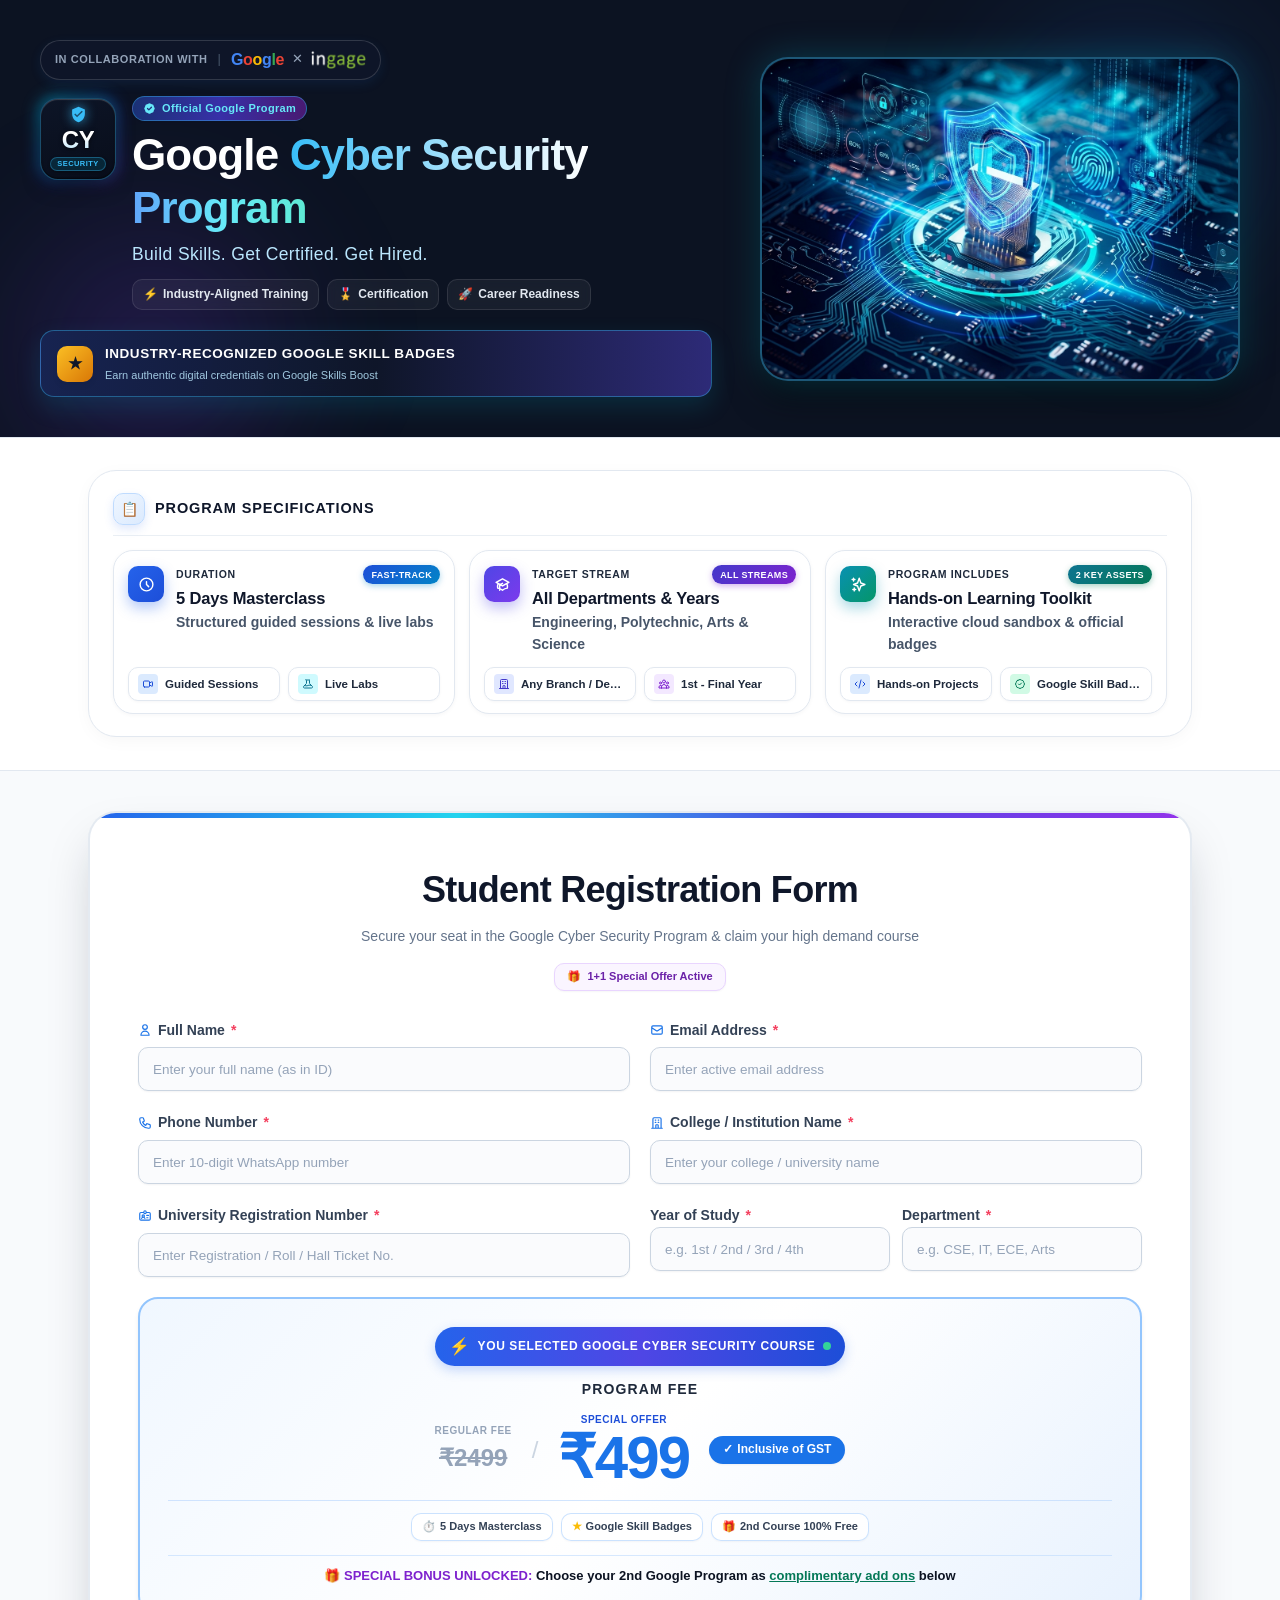
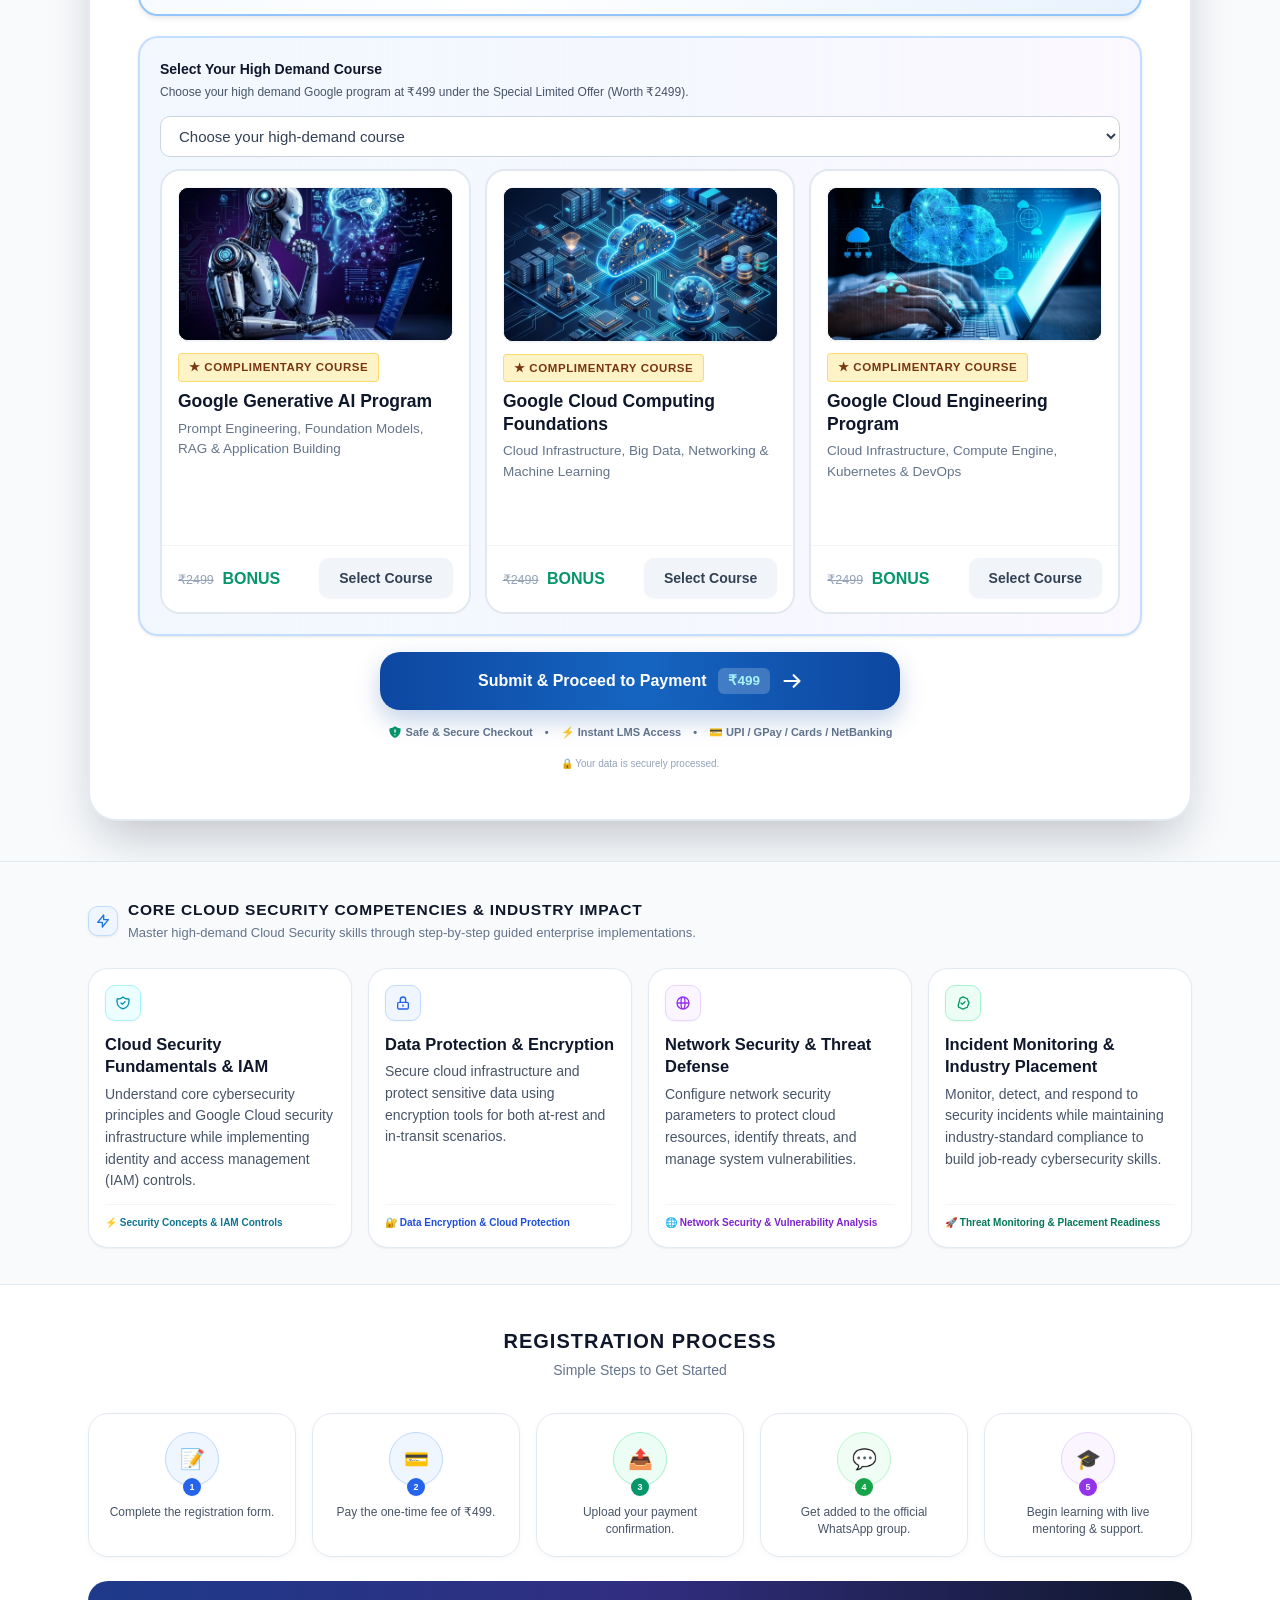
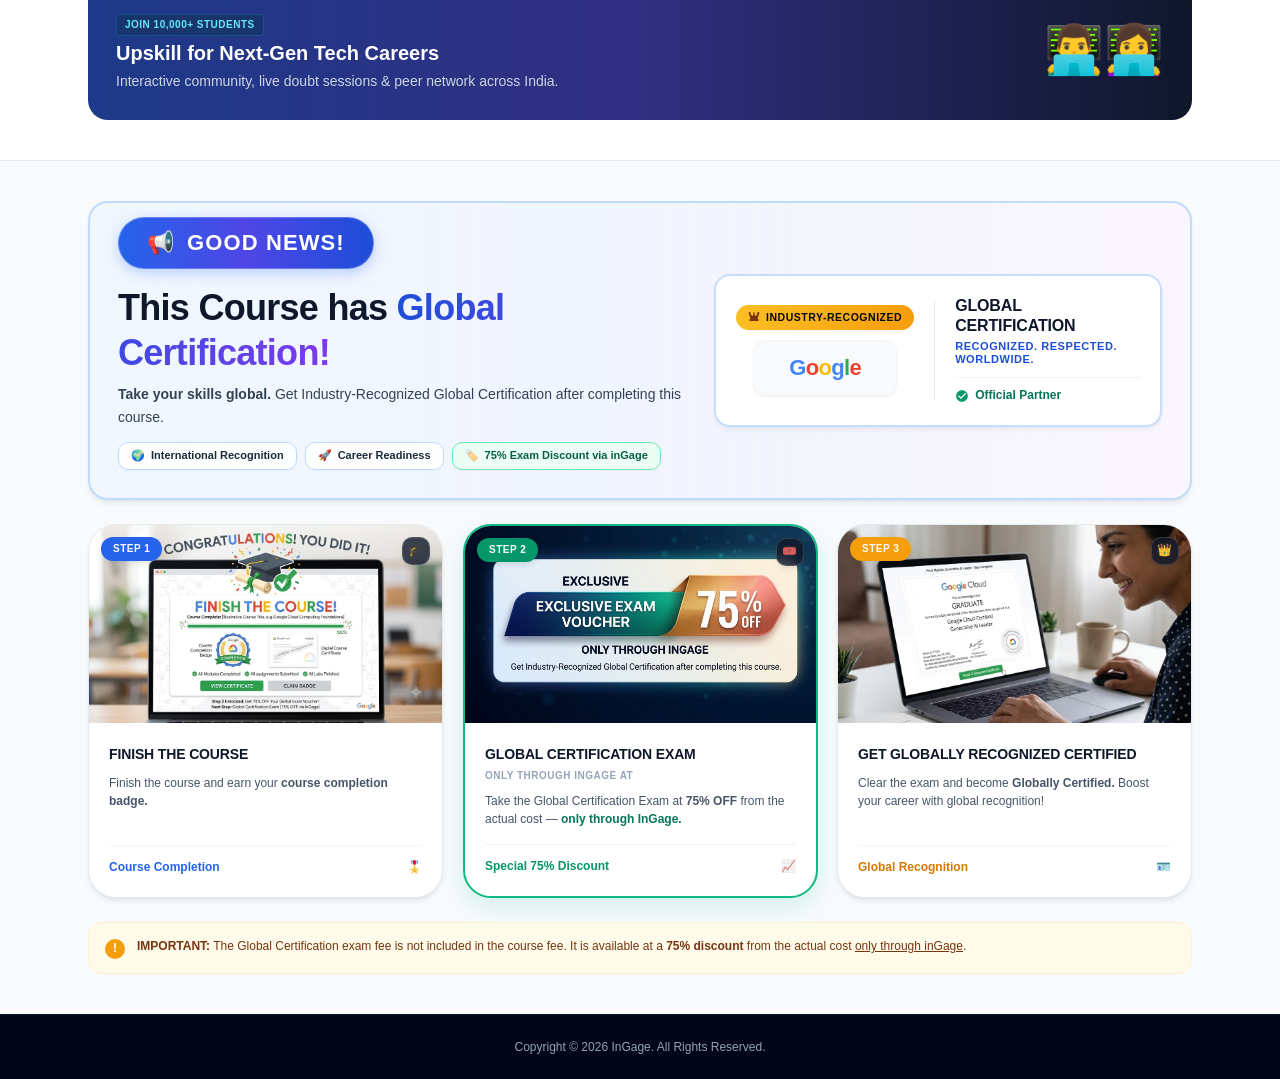
<file: CY_Reg/index.html>
<!DOCTYPE html>
<html lang="en">

<head>
  <meta charset="utf-8" />
  <meta content="width=device-width, initial-scale=1.0" name="viewport" />
  <title>Google Cyber Security Program | inGage</title>

  <!-- Google Fonts: Inter -->
  <link rel="preconnect" href="https://fonts.googleapis.com" />
  <link rel="preconnect" href="https://fonts.gstatic.com" crossorigin />
  <link href="https://fonts.googleapis.com/css2?family=Inter:wght@400;500;600;700;800;900&display=swap"
    rel="stylesheet" />

  <!-- San Francisco (SF Pro Display) Font -->
  <link href="https://fonts.cdnfonts.com/css/sf-pro-display" rel="stylesheet" />

  <!-- FontAwesome Icons -->
  <link rel="stylesheet" href="https://cdnjs.cloudflare.com/ajax/libs/font-awesome/6.5.1/css/all.min.css" />

  <!-- Pure Vanilla CSS3 Stylesheet -->
  <link rel="stylesheet" href="style.css" />

  <!-- 3D Flip Card Styles for Complimentary Courses -->
  <style>
    .free-course-card.course-flip-card {
      min-height: 445px;
      position: relative;
      display: flex;
      flex-direction: column;
      justify-content: space-between;
      padding: 0 !important;
      overflow: hidden;
      border-radius: var(--radius-xl);
      background-color: #ffffff;
      border: 2px solid #e2e8f0;
      transition: border-color var(--transition-base), box-shadow var(--transition-base), background-color var(--transition-base);
    }
    .free-course-card.course-flip-card:hover {
      border-color: #3b82f6;
      box-shadow: var(--shadow-lg);
    }
    .free-course-card.course-flip-card.selected {
      border-color: #2563eb !important;
      background-color: #f8fbff !important;
      box-shadow: 0 0 0 3px rgba(37, 99, 235, 0.25) !important;
    }
    .free-course-card.course-flip-card.selected .card-action-btn {
      background-color: #2563eb !important;
      color: #ffffff !important;
    }
    .course-flip-card-body {
      perspective: 1200px;
      -webkit-perspective: 1200px;
      position: relative;
      flex: 1;
      width: 100%;
      min-height: 335px;
      display: flex;
      flex-direction: column;
    }
    .course-flip-inner {
      position: relative;
      width: 100%;
      height: 100%;
      flex: 1;
      transition: transform 0.65s cubic-bezier(0.4, 0, 0.2, 1);
      transform-style: preserve-3d;
      -webkit-transform-style: preserve-3d;
      will-change: transform;
    }
    @media (hover: hover) {
      .course-flip-card-body:hover {
        z-index: 10 !important;
      }
      .course-flip-card-body:hover .course-flip-inner {
        transform: rotateY(180deg);
      }
      .course-flip-card:has(.card-fixed-buttons:hover) .course-flip-inner {
        transform: rotateY(0deg) !important;
      }
    }
    .course-flip-card.is-swapped .course-flip-inner,
    .course-flip-card.is-flipped .course-flip-inner {
      transform: rotateY(180deg);
    }
    .card-fixed-buttons {
      position: relative;
      z-index: 20 !important;
      margin-top: auto;
      padding: 12px 16px 14px 16px;
      border-top: 1px solid #f1f5f9;
      background: #ffffff;
      border-bottom-left-radius: calc(var(--radius-xl) - 2px);
      border-bottom-right-radius: calc(var(--radius-xl) - 2px);
      transition: background-color var(--transition-base), border-color var(--transition-base);
    }
    .card-fixed-buttons .card-footer-row {
      margin-top: 0 !important;
      padding-top: 0 !important;
      border-top: none !important;
      display: flex;
      align-items: center;
      justify-content: space-between;
      width: 100%;
    }
    .card-fixed-buttons .strike-2499 {
      font-size: 12.5px !important;
      color: #94a3b8;
    }
    .card-fixed-buttons .free-highlight {
      font-size: 16px !important;
      font-weight: 900 !important;
      color: #059669;
    }
    .card-fixed-buttons .card-action-btn {
      font-size: 14px !important;
      font-weight: 700 !important;
      padding: 9px 20px !important;
    }
    .free-course-card.selected .card-fixed-buttons {
      background: #f8fbff !important;
      border-top-color: rgba(37, 99, 235, 0.15) !important;
    }
    .course-flip-front,
    .course-flip-back {
      width: 100%;
      height: 100%;
      -webkit-backface-visibility: hidden;
      backface-visibility: hidden;
      box-sizing: border-box;
    }
    .course-flip-front {
      position: relative;
      transform: rotateY(0deg);
      -webkit-transform: rotateY(0deg);
      z-index: 2;
      display: flex;
      flex-direction: column;
      padding: 16px 16px 14px 16px;
      border-top-left-radius: calc(var(--radius-xl) - 2px);
      border-top-right-radius: calc(var(--radius-xl) - 2px);
      height: 100%;
      justify-content: flex-start;
    }
    .course-flip-front .card-img-banner {
      margin-bottom: 12px;
    }
    .course-flip-front .card-bonus-badge {
      font-size: 11.5px !important;
      font-weight: 800 !important;
      padding: 4px 10px !important;
      margin-bottom: 8px;
      align-self: flex-start;
    }
    .course-flip-front .card-title {
      font-size: 17.5px !important;
      font-weight: 800 !important;
      color: #0f172a;
      line-height: 1.3;
      margin-top: 0;
      margin-bottom: 6px;
    }
    .course-flip-front .card-desc {
      font-size: 13.5px !important;
      line-height: 1.5 !important;
      color: #64748b;
      margin-top: 0;
      margin-bottom: 0;
    }
    .course-flip-front .card-hover-hint,
    .card-hover-hint {
      display: none !important;
    }
    .course-flip-back {
      position: absolute;
      inset: 0;
      transform: rotateY(180deg);
      -webkit-transform: rotateY(180deg);
      z-index: 1;
      background: #ffffff;
      border: none !important;
      box-shadow: none !important;
      border-radius: 0 !important;
      border-top-left-radius: calc(var(--radius-xl) - 2px) !important;
      border-top-right-radius: calc(var(--radius-xl) - 2px) !important;
      padding: 14px 16px 10px 16px;
      display: flex;
      flex-direction: column;
      justify-content: space-between;
      overflow: hidden;
      scrollbar-width: none;
      -ms-overflow-style: none;
      text-align: left;
      transition: background-color var(--transition-base);
    }
    .course-flip-back::-webkit-scrollbar {
      display: none;
      width: 0;
      height: 0;
    }
    .free-course-card.selected .course-flip-back {
      background: #f8fbff !important;
    }
    /* Mobile Responsive (<= 768px): Card Flip Disabled on Mobile & Full Content Visible */
    @media (max-width: 768px) {
      .free-course-cards-grid {
        display: flex !important;
        flex-direction: column !important;
        align-items: stretch !important;
        gap: 20px !important;
        width: 100% !important;
        max-width: 100% !important;
      }
      .free-course-card.course-flip-card {
        width: 100% !important;
        max-width: 100% !important;
        min-height: 400px !important;
        height: auto !important;
        display: flex !important;
        flex-direction: column !important;
        justify-content: space-between !important;
        cursor: pointer !important;
        overflow: hidden !important;
        border-radius: 16px !important;
        background-color: #ffffff !important;
        border: 2px solid #e2e8f0 !important;
        margin: 0 0 16px 0 !important;
      }
      .course-flip-card-body {
        perspective: none !important;
        -webkit-perspective: none !important;
        min-height: 320px !important;
        height: auto !important;
        display: flex !important;
        flex-direction: column !important;
        flex: 1 1 auto !important;
        position: relative !important;
        width: 100% !important;
      }
      .course-flip-inner {
        transform: none !important;
        -webkit-transform: none !important;
        transform-style: flat !important;
        -webkit-transform-style: flat !important;
        transition: none !important;
        will-change: auto !important;
        min-height: 320px !important;
        height: auto !important;
        display: flex !important;
        flex-direction: column !important;
        flex: 1 1 auto !important;
        position: relative !important;
        width: 100% !important;
      }
      .course-flip-card-body:hover .course-flip-inner,
      .course-flip-card.is-swapped .course-flip-inner,
      .course-flip-card.is-flipped .course-flip-inner {
        transform: none !important;
        -webkit-transform: none !important;
      }
      .course-flip-front {
        position: relative !important;
        transform: none !important;
        -webkit-transform: none !important;
        backface-visibility: visible !important;
        -webkit-backface-visibility: visible !important;
        width: 100% !important;
        height: auto !important;
        min-height: 320px !important;
        display: flex !important;
        flex-direction: column !important;
        padding: 16px !important;
        opacity: 1 !important;
        visibility: visible !important;
      }
      .course-flip-front .card-img-banner {
        width: 100% !important;
        height: 150px !important;
        min-height: 150px !important;
        display: block !important;
        border-radius: 12px !important;
        overflow: hidden !important;
        margin-bottom: 12px !important;
        background-color: #0f172a !important;
      }
      .course-flip-front .card-img-banner img {
        width: 100% !important;
        height: 150px !important;
        min-height: 150px !important;
        object-fit: cover !important;
        display: block !important;
      }
      .course-flip-front .card-bonus-badge {
        font-size: 11.5px !important;
        font-weight: 800 !important;
        padding: 4px 10px !important;
        margin-bottom: 8px !important;
        align-self: flex-start !important;
        display: inline-flex !important;
      }
      .course-flip-front .card-title {
        font-size: 17px !important;
        font-weight: 800 !important;
        color: #0f172a !important;
        line-height: 1.3 !important;
        margin: 0 0 6px 0 !important;
        display: block !important;
      }
      .course-flip-front .card-desc {
        font-size: 13px !important;
        line-height: 1.45 !important;
        color: #64748b !important;
        margin: 0 !important;
        display: block !important;
      }
      .course-flip-back {
        display: none !important;
        visibility: hidden !important;
        opacity: 0 !important;
        pointer-events: none !important;
      }
      .card-fixed-buttons {
        display: block !important;
        width: 100% !important;
        position: relative !important;
        margin-top: auto !important;
        padding: 12px 16px 14px 16px !important;
        border-top: 1px solid #f1f5f9 !important;
        background: #ffffff !important;
      }
    }
    .popup-top-glow-blue,
    .popup-top-glow-purple,
    .popup-top-glow-cyan {
      position: absolute;
      top: 0;
      left: 0;
      right: 0;
      height: 4px;
      z-index: 10;
      pointer-events: none;
      border-top-left-radius: calc(var(--radius-xl) - 2px);
      border-top-right-radius: calc(var(--radius-xl) - 2px);
    }
    .popup-top-glow-blue {
      background: linear-gradient(90deg, #2563eb, #06b6d4, #10b981) !important;
    }
    .popup-top-glow-purple {
      background: linear-gradient(90deg, #7c3aed, #a855f7, #ec4899) !important;
    }
    .popup-top-glow-cyan {
      background: linear-gradient(90deg, #0284c7, #06b6d4, #2563eb) !important;
    }
    .popup-tag-cyan,
    .popup-tag-purple {
      display: inline-flex;
      align-items: center;
      gap: 5px;
      padding: 4px 10px;
      border-radius: var(--radius-full);
      font-size: 11.5px;
      font-weight: 800;
      letter-spacing: 0.04em;
      margin-bottom: 4px;
      text-transform: uppercase;
    }
    .flip-back-header {
      display: flex;
      align-items: flex-start;
      justify-content: space-between;
      gap: 8px;
      padding-bottom: 7px;
      border-bottom: 1px solid #f1f5f9;
      position: relative;
      z-index: 2;
    }
    .free-course-card.selected .flip-back-header {
      border-bottom-color: rgba(37, 99, 235, 0.15) !important;
    }
    .flip-back-heading {
      font-size: 17.5px;
      font-weight: 800;
      color: #0f172a;
      line-height: 1.25;
      margin: 3px 0 0 0;
    }
    .flip-back-price-pill {
      display: flex;
      flex-direction: column;
      align-items: flex-end;
      flex-shrink: 0;
    }
    .flip-strike-price {
      font-size: 12px;
      color: #94a3b8;
      text-decoration: line-through;
      line-height: 1;
    }
    .flip-free-price {
      font-size: 13.5px;
      font-weight: 900;
      color: #059669;
      background: #ecfdf5;
      padding: 3px 9px;
      border-radius: 5px;
      border: 1px solid #a7f3d0;
      margin-top: 3px;
    }
    .flip-back-stats {
      display: flex;
      align-items: center;
      justify-content: space-between;
      gap: 6px;
      margin: 7px 0;
    }
    .flip-stat-item {
      flex: 1;
      background: #f8fafc;
      border: 1px solid #e2e8f0;
      border-radius: 8px;
      padding: 6px 4px;
      display: flex;
      align-items: center;
      justify-content: center;
      gap: 5px;
      font-size: 13px;
      font-weight: 700;
      color: #334155;
    }
    .flip-stat-icon {
      font-size: 15px;
    }
    .free-course-card.selected .flip-stat-item {
      background: rgba(255, 255, 255, 0.9);
      border-color: rgba(37, 99, 235, 0.2);
    }
    .flip-back-learn-list {
      display: flex;
      flex-direction: column;
      gap: 6px;
      margin: 5px 0;
      flex: 1;
      justify-content: space-around;
    }
    .flip-learn-item {
      display: flex;
      align-items: flex-start;
      gap: 8px;
      font-size: 13.5px;
      line-height: 1.4;
      color: #334155;
      background: #f8fafc;
      padding: 6px 10px;
      border-radius: 8px;
      border: 1px solid #f1f5f9;
    }
    .flip-learn-item strong {
      font-weight: 800;
      color: #0f172a;
    }
    .free-course-card.selected .flip-learn-item {
      background: rgba(255, 255, 255, 0.9);
      border-color: rgba(37, 99, 235, 0.15);
    }
    .flip-learn-emoji {
      font-size: 16px;
      line-height: 1.1;
      flex-shrink: 0;
      margin-top: 1px;
    }
    .flip-back-footer-prompt {
      text-align: center;
      font-size: 12.5px;
      font-weight: 700;
      color: #2563eb;
      background: #eff6ff;
      padding: 6px 10px;
      border-radius: 8px;
      border: 1px dashed rgba(37, 99, 235, 0.4);
      margin-top: 5px;
    }
    .free-course-card.selected .flip-back-footer-prompt {
      background: rgba(239, 246, 255, 0.95);
      border-color: #2563eb;
    }
    .free-course-card .da-popup {
      display: none !important;
    }
  </style>
</head>

<body>
  <!-- Main Page Container Wrapper -->
  <div class="page-wrapper">

    <!-- ====================================================================
         1. HERO HEADER SECTION
         ==================================================================== -->
    <header class="hero-section" data-purpose="program-header">
      <!-- Ambient Glow Accents -->
      <div class="hero-glow-right"></div>
      <div class="hero-glow-left"></div>

      <div class="hero-grid">
        <!-- Left Hero Content: Brand, Title & Highlights -->
        <div class="hero-content">
          <!-- Official Collaboration Pill -->
          <div class="collab-pill">
            <span class="collab-label">In collaboration with</span>
            <span class="collab-divider">|</span>
            <div class="collab-logos">
              <span class="google-text-logo">
                <span class="google-blue">G</span><span class="google-red">o</span><span
                  class="google-yellow">o</span><span class="google-blue">g</span><span
                  class="google-green">l</span><span class="google-red">e</span>
              </span>
              <span class="collab-x">✕</span>
              <img src="../src/ingage-logo-white.png" alt="inGage Technologies" class="collab-ingage-logo" />
            </div>
          </div>

          <!-- Title & 3D Emblem Group -->
          <div class="hero-title-group">
            <!-- 3D Cyber Security Glowing Emblem -->
            <div class="hero-emblem">
              <div class="hero-emblem-glow"></div>
              <div class="hero-emblem-inner">
                <svg class="hero-emblem-spark" fill="currentColor" viewBox="0 0 24 24">
                  <path
                    d="M12 1L3 5v6c0 5.55 3.84 10.74 9 12 5.16-1.26 9-6.45 9-12V5l-9-4zm-2 15l-4-4 1.41-1.41L10 13.17l6.59-6.59L18 8l-8 8z">
                  </path>
                </svg>
                <span class="hero-emblem-text">CY</span>
                <span class="hero-emblem-subtag">SECURITY</span>
              </div>
            </div>

            <!-- Program Title & Badges -->
            <div class="hero-title-wrap">
              <div class="official-program-badge">
                <svg class="official-badge-icon" fill="currentColor" viewBox="0 0 20 20">
                  <path clip-rule="evenodd"
                    d="M6.267 3.455a3.066 3.066 0 001.745-.723 3.066 3.066 0 013.976 0 3.066 3.066 0 001.745.723 3.066 3.066 0 012.812 2.812c.051.643.304 1.254.723 1.745a3.066 3.066 0 010 3.976 3.066 3.066 0 00-.723 1.745 3.066 3.066 0 01-2.812 2.812 3.066 3.066 0 00-1.745.723 3.066 3.066 0 01-3.976 0 3.066 3.066 0 00-1.745-.723 3.066 3.066 0 01-2.812-2.812 3.066 3.066 0 00-.723-1.745 3.066 3.066 0 010-3.976 3.066 3.066 0 00.723-1.745 3.066 3.066 0 012.812-2.812zm7.44 5.252a1 1 0 00-1.414-1.414L9 10.586 7.707 9.293a1 1 0 00-1.414 1.414l2 2a1 1 0 001.414 0l4-4z"
                    fill-rule="evenodd"></path>
                </svg>
                <span>Official Google Program</span>
              </div>

              <h1 class="hero-title font-san-francisco">
                Google <span class="shimmer-text font-san-francisco">Cyber Security</span> <span
                  class="hero-title-accent font-san-francisco">Program</span>
              </h1>

              <p class="hero-tagline">
                Build Skills. Get Certified. Get Hired.
              </p>

              <!-- Micro Value-Prop Feature Pills -->
              <div class="hero-pills">
                <div class="hero-pill">
                  <span>⚡</span>
                  <span>Industry-Aligned Training</span>
                </div>
                <div class="hero-pill">
                  <span>🎖️</span>
                  <span>Certification</span>
                </div>
                <div class="hero-pill">
                  <span>🚀</span>
                  <span>Career Readiness</span>
                </div>
              </div>
            </div>
          </div>

          <!-- Enhanced Accreditation Banner -->
          <div class="hero-accreditation">
            <div class="accredit-star">★</div>
            <div class="accredit-text">
              <div class="accredit-title font-san-francisco">
                INDUSTRY-RECOGNIZED GOOGLE SKILL BADGES
              </div>
              <p class="accredit-desc">Earn authentic digital credentials on Google Skills Boost</p>
            </div>
          </div>
        </div>

        <!-- Right Hero Visual Illustration with Curved Borders -->
        <div class="hero-visual">
          <div class="hero-curved-img-wrap">
            <img src="../src/cyber-security-card-bg.jpg" alt="Google Generative AI Robot with Neural Brain" loading="eager" />
          </div>
        </div>
      </div>
    </header>

    <!-- ====================================================================
         2. PROGRAM SPECIFICATIONS & LEARNING OUTCOMES
         ==================================================================== -->
    <section class="specs-section" data-purpose="learning-outcomes">
      <div class="content-container">

        <!-- Program Specifications Card (Compact & Symmetrical) -->
        <div class="specs-card scroll-reveal">
          <div class="specs-shimmer-top"></div>

          <!-- Card Header -->
          <div class="specs-header">
            <div class="specs-title-group">
              <span class="specs-icon">📋</span>
              <h3 class="specs-heading font-san-francisco">
                Program Specifications
              </h3>
            </div>
          </div>

          <!-- 3-Column Specifications Grid -->
          <div class="specs-grid">
            <!-- Box 1: Duration -->
            <div class="spec-item spec-item-blue">
              <div class="spec-top">
                <div class="spec-icon-box spec-icon-blue">
                  <svg fill="none" stroke="currentColor" viewBox="0 0 24 24">
                    <path stroke-linecap="round" stroke-linejoin="round" stroke-width="2"
                      d="M12 8v4l3 3m6-3a9 9 0 11-18 0 9 9 0 0118 0z"></path>
                  </svg>
                </div>
                <div class="spec-info">
                  <div class="spec-header-row">
                    <span class="spec-cat-label">Duration</span>
                    <span class="spec-badge spec-badge-blue">Fast-Track</span>
                  </div>
                  <div class="spec-title">5 Days Masterclass</div>
                  <p class="spec-desc">Structured guided sessions &amp; live labs</p>
                </div>
              </div>
              <div class="spec-pills-grid">
                <div class="spec-pill-btn">
                  <span class="spec-pill-icon pill-icon-blue">
                    <svg fill="none" stroke="currentColor" viewBox="0 0 24 24">
                      <path stroke-linecap="round" stroke-linejoin="round" stroke-width="2"
                        d="M15 10l4.553-2.276A1 1 0 0121 8.618v6.764a1 1 0 01-1.447.894L15 14M5 18h8a2 2 0 002-2V8a2 2 0 00-2-2H5a2 2 0 00-2 2v8a2 2 0 002 2z">
                      </path>
                    </svg>
                  </span>
                  <span>Guided Sessions</span>
                </div>
                <div class="spec-pill-btn">
                  <span class="spec-pill-icon pill-icon-cyan">
                    <svg fill="none" stroke="currentColor" viewBox="0 0 24 24">
                      <path stroke-linecap="round" stroke-linejoin="round" stroke-width="2"
                        d="M19.428 15.428a2 2 0 00-1.022-.547l-2.387-.477a6 6 0 00-3.86.517l-.318.158a6 6 0 01-3.86.517L6.05 15.21a2 2 0 00-1.806.547M8 4h8l-1 1v5.172a2 2 0 00.586 1.414l5 5c1.26 1.26.367 3.414-1.415 3.414H4.828c-1.782 0-2.674-2.154-1.414-3.414l5-5A2 2 0 009 10.172V5L8 4z">
                      </path>
                    </svg>
                  </span>
                  <span>Live Labs</span>
                </div>
              </div>
            </div>

            <!-- Box 2: Target Stream -->
            <div class="spec-item spec-item-indigo">
              <div class="spec-top">
                <div class="spec-icon-box spec-icon-indigo">
                  <svg fill="none" stroke="currentColor" viewBox="0 0 24 24">
                    <path stroke-linecap="round" stroke-linejoin="round" stroke-width="2"
                      d="M12 14l9-5-9-5-9 5 9 5zm0 0l6.16-3.422a12.083 12.083 0 01.665 6.479A11.952 11.952 0 0012 20.055a11.952 11.952 0 00-6.824-2.998 12.078 12.078 0 01.665-6.479L12 14zm-4 6v-7.5l4-2.222">
                    </path>
                  </svg>
                </div>
                <div class="spec-info">
                  <div class="spec-header-row">
                    <span class="spec-cat-label">Target Stream</span>
                    <span class="spec-badge spec-badge-indigo">All Streams</span>
                  </div>
                  <div class="spec-title">All Departments &amp; Years</div>
                  <p class="spec-desc">Engineering, Polytechnic, Arts &amp; Science</p>
                </div>
              </div>
              <div class="spec-pills-grid">
                <div class="spec-pill-btn">
                  <span class="spec-pill-icon pill-icon-indigo">
                    <svg fill="none" stroke="currentColor" viewBox="0 0 24 24">
                      <path stroke-linecap="round" stroke-linejoin="round" stroke-width="2"
                        d="M19 21V5a2 2 0 00-2-2H7a2 2 0 00-2 2v16m14 0h2m-2 0h-5m-9 0H3m2 0h5M9 7h1m-1 4h1m4-4h1m-1 4h1m-5 10v-5a1 1 0 011-1h2a1 1 0 011 1v5m-4 0h4">
                      </path>
                    </svg>
                  </span>
                  <span>Any Branch / Degree</span>
                </div>
                <div class="spec-pill-btn">
                  <span class="spec-pill-icon pill-icon-purple">
                    <svg fill="none" stroke="currentColor" viewBox="0 0 24 24">
                      <path stroke-linecap="round" stroke-linejoin="round" stroke-width="2"
                        d="M17 20h5v-2a3 3 0 00-5.356-1.857M17 20H7m10 0v-2c0-.656-.126-1.283-.356-1.857M7 20H2v-2a3 3 0 015.356-1.857M7 20v-2c0-.656.126-1.283.356-1.857m0 0a5.002 5.002 0 019.288 0M15 7a3 3 0 11-6 0 3 3 0 016 0zm6 3a2 2 0 11-4 0 2 2 0 014 0zM7 10a2 2 0 11-4 0 2 2 0 014 0z">
                      </path>
                    </svg>
                  </span>
                  <span>1st - Final Year</span>
                </div>
              </div>
            </div>

            <!-- Box 3: Program Includes -->
            <div class="spec-item spec-item-cyan">
              <div class="spec-top">
                <div class="spec-icon-box spec-icon-cyan">
                  <svg fill="none" stroke="currentColor" viewBox="0 0 24 24">
                    <path stroke-linecap="round" stroke-linejoin="round" stroke-width="2"
                      d="M5 3v4M3 5h4M6 17v4m-2-2h4m5-16l2.286 6.857L21 12l-5.714 2.143L13 21l-2.286-6.857L5 12l5.714-2.143L13 3z">
                    </path>
                  </svg>
                </div>
                <div class="spec-info">
                  <div class="spec-header-row">
                    <span class="spec-cat-label">Program Includes</span>
                    <span class="spec-badge spec-badge-cyan">2 Key Assets</span>
                  </div>
                  <div class="spec-title">Hands-on Learning Toolkit</div>
                  <p class="spec-desc">Interactive cloud sandbox &amp; official badges</p>
                </div>
              </div>
              <div class="spec-pills-grid">
                <div class="spec-pill-btn">
                  <span class="spec-pill-icon pill-icon-blue">
                    <svg fill="none" stroke="currentColor" viewBox="0 0 24 24">
                      <path stroke-linecap="round" stroke-linejoin="round" stroke-width="2"
                        d="M10 20l4-16m4 4l4 4-4 4M6 16l-4-4 4-4"></path>
                    </svg>
                  </span>
                  <span>Hands-on Projects</span>
                </div>
                <div class="spec-pill-btn">
                  <span class="spec-pill-icon pill-icon-emerald">
                    <svg fill="none" stroke="currentColor" viewBox="0 0 24 24">
                      <path stroke-linecap="round" stroke-linejoin="round" stroke-width="2"
                        d="M9 12l2 2 4-4M7.835 4.697a3.42 3.42 0 001.946-.806 3.42 3.42 0 014.438 0 3.42 3.42 0 001.946.806 3.42 3.42 0 013.138 3.138 3.42 3.42 0 00.806 1.946 3.42 3.42 0 010 4.438 3.42 3.42 0 00-.806 1.946 3.42 3.42 0 01-3.138 3.138 3.42 3.42 0 00-1.946.806 3.42 3.42 0 01-4.438 0 3.42 3.42 0 00-1.946-.806 3.42 3.42 0 01-3.138-3.138 3.42 3.42 0 00-.806-1.946 3.42 3.42 0 010-4.438 3.42 3.42 0 00.806-1.946 3.42 3.42 0 013.138-3.138z">
                      </path>
                    </svg>
                  </span>
                  <span>Google Skill Badges</span>
                </div>
              </div>
            </div>
          </div>
        </div>

      </div>
    </section>

    <!-- ====================================================================
         3. STUDENT REGISTRATION FORM & PRICING
         ==================================================================== -->
    <main class="reg-section" id="registration-section" data-purpose="registration-form-section">
      <div class="content-container">

        <div class="reg-form-card scroll-reveal">
          <div class="reg-top-glow-line"></div>

          <!-- Section Heading -->
          <div class="reg-header">
            <h2 class="reg-heading font-san-francisco">
              Student Registration Form
            </h2>
            <p class="reg-subheading">
              Secure your seat in the Google Cyber Security Program &amp; claim your high demand course
            </p>

            <!-- Trust Seals Ribbon -->
            <div class="reg-trust-ribbon">
              <div class="trust-badge-purple">
                <span>🎁</span>
                <span>1+1 Special Offer Active</span>
              </div>
            </div>
          </div>

          <!-- The Registration Form -->
          <form id="registration-form" method="POST" onsubmit="event.preventDefault(); handleFormSubmit();">
            <div class="form-fields-grid">

              <!-- Full Name -->
              <div class="form-group">
                <label class="form-label" for="full-name">
                  <svg fill="none" stroke="currentColor" viewBox="0 0 24 24">
                    <path stroke-linecap="round" stroke-linejoin="round" stroke-width="2"
                      d="M16 7a4 4 0 11-8 0 4 4 0 018 0zM12 14a7 7 0 00-7 7h14a7 7 0 00-7-7z"></path>
                  </svg>
                  <span>Full Name</span>
                  <span class="form-req">*</span>
                </label>
                <input class="form-input" id="full-name" name="fullName" placeholder="Enter your full name (as in ID)"
                  required="" type="text" />
              </div>

              <!-- Email Address -->
              <div class="form-group">
                <label class="form-label" for="email">
                  <svg fill="none" stroke="currentColor" viewBox="0 0 24 24">
                    <path stroke-linecap="round" stroke-linejoin="round" stroke-width="2"
                      d="M3 8l7.89 5.26a2 2 0 002.22 0L21 8M5 19h14a2 2 0 002-2V7a2 2 0 00-2-2H5a2 2 0 00-2 2v10a2 2 0 002 2z">
                    </path>
                  </svg>
                  <span>Email Address</span>
                  <span class="form-req">*</span>
                </label>
                <input class="form-input" id="email" name="email" placeholder="Enter active email address" required=""
                  type="email" />
              </div>

              <!-- Phone Number -->
              <div class="form-group">
                <label class="form-label" for="phone">
                  <svg fill="none" stroke="currentColor" viewBox="0 0 24 24">
                    <path stroke-linecap="round" stroke-linejoin="round" stroke-width="2"
                      d="M3 5a2 2 0 012-2h3.28a1 1 0 01.948.684l1.498 4.493a1 1 0 01-.502 1.21l-2.257 1.13a11.042 11.042 0 005.516 5.516l1.13-2.257a1 1 0 011.21-.502l4.493 1.498a1 1 0 01.684.949V19a2 2 0 01-2 2h-1C9.716 21 3 14.284 3 6V5z">
                    </path>
                  </svg>
                  <span>Phone Number</span>
                  <span class="form-req">*</span>
                </label>
                <input class="form-input" id="phone" name="phone" pattern="[0-9]{10}"
                  placeholder="Enter 10-digit WhatsApp number" required="" type="tel" />
              </div>

              <!-- College / Institution Name -->
              <div class="form-group">
                <label class="form-label" for="college-name">
                  <svg fill="none" stroke="currentColor" viewBox="0 0 24 24">
                    <path stroke-linecap="round" stroke-linejoin="round" stroke-width="2"
                      d="M19 21V5a2 2 0 00-2-2H7a2 2 0 00-2 2v16m14 0h2m-2 0h-5m-9 0H3m2 0h5M9 7h1m-1 4h1m4-4h1m-1 4h1m-5 10v-5a1 1 0 011-1h2a1 1 0 011 1v5m-4 0h4">
                    </path>
                  </svg>
                  <span>College / Institution Name</span>
                  <span class="form-req">*</span>
                </label>
                <input class="form-input" id="college-name" name="collegeName"
                  placeholder="Enter your college / university name" required="" type="text" />
              </div>

              <!-- University Registration Number -->
              <div class="form-group">
                <label class="form-label" for="reg-number">
                  <svg fill="none" stroke="currentColor" viewBox="0 0 24 24">
                    <path stroke-linecap="round" stroke-linejoin="round" stroke-width="2"
                      d="M10 6H5a2 2 0 00-2 2v9a2 2 0 002 2h14a2 2 0 002-2V8a2 2 0 00-2-2h-5m-4 0V5a2 2 0 114 0v1m-4 0a2 2 0 104 0m-5 8a2 2 0 100-4 2 2 0 000 4zm0 0c1.306 0 2.417.835 2.83 2M9 14a3.001 3.001 0 00-2.83 2M15 11h3m-3 4h2">
                    </path>
                  </svg>
                  <span>University Registration Number</span>
                  <span class="form-req">*</span>
                </label>
                <input class="form-input" id="reg-number" name="regNumber"
                  placeholder="Enter Registration / Roll / Hall Ticket No." required="" type="text" />
              </div>

              <!-- Year of Study & Department -->
              <div class="form-group">
                <div class="form-subgrid">
                  <div>
                    <label class="form-label" for="year-of-study">
                      <span>Year of Study</span>
                      <span class="form-req">*</span>
                    </label>
                    <input class="form-input" id="year-of-study" name="yearOfStudy"
                      placeholder="e.g. 1st / 2nd / 3rd / 4th" required="" type="text" />
                  </div>
                  <div>
                    <label class="form-label" for="department">
                      <span>Department</span>
                      <span class="form-req">*</span>
                    </label>
                    <input class="form-input" id="department" name="department" placeholder="e.g. CSE, IT, ECE, Arts"
                      required="" type="text" />
                  </div>
                </div>
              </div>

              <!-- Selected High Demand Course & Program Fee Pass Card -->
              <div class="selected-course-pass-card" data-purpose="selected-course-pricing-card">
                <!-- High Demand Course Selection Announcement -->
                <div class="selected-badge-pill">
                  <span class="selected-badge-icon">⚡</span>
                  <span class="selected-badge-text">YOU SELECTED GOOGLE CYBER SECURITY COURSE</span>
                  <span class="pulse-dot-green"></span>
                </div>

                <h3 class="pass-heading">
                  PROGRAM FEE
                </h3>

                <!-- Pricing Display -->
                <div class="pricing-row">
                  <div class="regular-fee-col">
                    <span class="fee-label">Regular Fee</span>
                    <span class="strike-fee">₹2499</span>
                  </div>

                  <span class="fee-slash">/</span>

                  <div class="student-fee-col">
                    <span class="student-label">SPECIAL OFFER</span>
                    <span class="student-fee-number">₹499</span>
                  </div>

                  <div class="gst-badge">
                    <span>✓</span> Inclusive of GST
                  </div>
                </div>

                <!-- Value Highlights Micro-Bar -->
                <div class="pass-highlights-bar">
                  <span class="pass-pill-chip">
                    <strong class="google-blue">⏱️</strong> 5 Days Masterclass
                  </span>
                  <span class="pass-pill-chip">
                    <strong class="google-yellow">★</strong> Google Skill Badges
                  </span>
                  <span class="pass-pill-chip">
                    <strong class="google-red">🎁</strong> 2nd Course 100% Free
                  </span>
                </div>

                <!-- Bridge to Complimentary Course Selection -->
                <div class="pass-bridge-note">
                  <span>🎁 <span class="bonus-unlocked-tag">SPECIAL BONUS UNLOCKED:</span> Choose your 2nd Google
                    Program as <span class="bonus-free-underline">complimentary add ons</span> below</span>
                </div>
              </div>

              <!-- Free Course Selection Section -->
              <div class="free-course-select-block">
                <div class="free-course-header-row">
                  <div>
                    <div class="free-course-title-group">
                      <label class="free-course-label" for="free-course">Select Your High Demand Course</label>
                    </div>
                    <p class="free-course-subtitle">Choose your high demand Google program at ₹499 under the Special
                      Limited
                      Offer (Worth ₹2499).</p>
                  </div>
                </div>

                <!-- Native select for form submission & accessibility -->
                <div class="native-dropdown-wrap">
                  <select class="form-select" id="free-course" name="freeCourse" onchange="syncFromDropdown(this.value)"
                    required="">
                    <option disabled="" selected="" value="">Choose your high-demand course</option>
                    <option value="generative-ai">Google Generative AI Program</option>
                    <option value="cloud-foundations">Google Cloud Computing Foundations</option>
                    <option value="cloud-engineering">Google Cloud Engineering Program</option>
                  </select>
                </div>

                <!-- Interactive Selectable Course Cards -->
                <div class="free-course-cards-grid" id="course-cards-container">

                  <!-- Card 1: Google Generative AI -->
                  <div class="free-course-card course-flip-card" id="card-generative-ai" onclick="selectCourse('generative-ai')"
                    role="button" tabindex="0">

                    <div class="course-flip-card-body">
                      <div class="course-flip-inner">
                        <!-- Front Face -->
                        <div class="course-flip-front">
                          <div class="card-img-banner">
                            <img src="../src/genai-card-bg.jpg" alt="Google Generative AI Program" loading="lazy" />
                          </div>
                          <div class="card-bonus-badge">★ Complimentary Course</div>
                          <h4 class="card-title">Google Generative AI Program</h4>
                          <p class="card-desc">Prompt Engineering, Foundation Models, RAG &amp; Application Building</p>
                        </div>

                        <!-- Back Face (Curriculum & Details) -->
                        <div class="course-flip-back">
                          <div class="popup-top-glow-blue"></div>
                          <div class="flip-back-header">
                            <div>
                              <div class="popup-tag-cyan">★ Complimentary Course</div>
                              <h4 class="flip-back-heading">Google Generative AI Program</h4>
                            </div>
                          </div>

                          <div class="flip-back-stats">
                            <div class="flip-stat-item">
                              <span class="flip-stat-icon">⏱️</span>
                              <span class="flip-stat-text">5 Days</span>
                            </div>
                            <div class="flip-stat-item">
                              <span class="flip-stat-icon">🛠️</span>
                              <span class="flip-stat-text">Skill Badges</span>
                            </div>
                            <div class="flip-stat-item">
                              <span class="flip-stat-icon">🎯</span>
                              <span class="flip-stat-text">All Depts</span>
                            </div>
                          </div>

                          <!-- 4 Key Curriculum Points -->
                          <div class="flip-back-learn-list">
                            <div class="flip-learn-item">
                              <span class="flip-learn-emoji">⚡</span>
                              <div><strong>Prompt Engineering:</strong> Design, tune &amp; optimize prompts for LLMs</div>
                            </div>
                            <div class="flip-learn-item">
                              <span class="flip-learn-emoji">🧠</span>
                              <div><strong>Foundation Models:</strong> Build with Gemini, PaLM &amp; multimodal AI</div>
                            </div>
                            <div class="flip-learn-item">
                              <span class="flip-learn-emoji">🚀</span>
                              <div><strong>Enterprise RAG:</strong> Vector search, embeddings &amp; retrieval pipelines</div>
                            </div>
                            <div class="flip-learn-item">
                              <span class="flip-learn-emoji">🛠️</span>
                              <div><strong>AI Applications:</strong> Deploy production-ready Generative AI solutions</div>
                            </div>
                          </div>

                        </div>
                      </div>
                    </div>

                    <!-- FIXED TWO BUTTONS / FOOTER IN SAME PLACE (Never flips, always static) -->
                    <div class="card-fixed-buttons">
                      <div class="card-footer-row">
                        <div>
                          <span class="strike-2499">₹2499</span>
                          <span class="free-highlight">BONUS</span>
                        </div>
                        <button class="card-action-btn action-btn" type="button">Select Course</button>
                      </div>
                    </div>
                  </div>

                  <!-- Card 2: Google Cloud Computing Foundations -->
                  <div class="free-course-card course-flip-card" id="card-cloud-foundations" onclick="selectCourse('cloud-foundations')"
                    role="button" tabindex="0">

                    <div class="course-flip-card-body">
                      <div class="course-flip-inner">
                        <!-- Front Face -->
                        <div class="course-flip-front">
                          <div class="card-img-banner">
                            <img src="../src/gccf-card-bg.jpg" alt="Google Cloud Computing Foundations" loading="lazy" />
                          </div>
                          <div class="card-bonus-badge">★ Complimentary Course</div>
                          <h4 class="card-title">Google Cloud Computing Foundations</h4>
                          <p class="card-desc">Cloud Infrastructure, Big Data, Networking &amp; Machine Learning</p>
                        </div>

                        <!-- Back Face (Curriculum & Details) -->
                        <div class="course-flip-back">
                          <div class="popup-top-glow-purple"></div>
                          <div class="flip-back-header">
                            <div>
                              <div class="popup-tag-purple">★ Complimentary Course</div>
                              <h4 class="flip-back-heading">Google Cloud Computing Foundations</h4>
                            </div>
                          </div>

                          <div class="flip-back-stats">
                            <div class="flip-stat-item">
                              <span class="flip-stat-icon">⏱️</span>
                              <span class="flip-stat-text">5 Days</span>
                            </div>
                            <div class="flip-stat-item">
                              <span class="flip-stat-icon">🛠️</span>
                              <span class="flip-stat-text">Skill Badges</span>
                            </div>
                            <div class="flip-stat-item">
                              <span class="flip-stat-icon">🎯</span>
                              <span class="flip-stat-text">All Depts</span>
                            </div>
                          </div>

                          <!-- 4 Key Curriculum Points -->
                          <div class="flip-back-learn-list">
                            <div class="flip-learn-item">
                              <span class="flip-learn-emoji">☁️</span>
                              <div><strong>Cloud Infrastructure:</strong> Core GCP compute, storage &amp; cloud services</div>
                            </div>
                            <div class="flip-learn-item">
                              <span class="flip-learn-emoji">🌐</span>
                              <div><strong>Networking &amp; Security:</strong> VPC architectures, routing &amp; IAM controls</div>
                            </div>
                            <div class="flip-learn-item">
                              <span class="flip-learn-emoji">📊</span>
                              <div><strong>Big Data &amp; Analytics:</strong> BigQuery analysis &amp; data pipelines</div>
                            </div>
                            <div class="flip-learn-item">
                              <span class="flip-learn-emoji">🤖</span>
                              <div><strong>AI &amp; Machine Learning:</strong> Google Cloud AI solutions &amp; ML APIs</div>
                            </div>
                          </div>

                        </div>
                      </div>
                    </div>

                    <!-- FIXED TWO BUTTONS / FOOTER IN SAME PLACE (Never flips, always static) -->
                    <div class="card-fixed-buttons">
                      <div class="card-footer-row">
                        <div>
                          <span class="strike-2499">₹2499</span>
                          <span class="free-highlight">BONUS</span>
                        </div>
                        <button class="card-action-btn action-btn" type="button">Select Course</button>
                      </div>
                    </div>
                  </div>

                  <!-- Card 3: Google Cloud Engineering -->
                  <div class="free-course-card course-flip-card" id="card-cloud-engineering" onclick="selectCourse('cloud-engineering')"
                    role="button" tabindex="0">

                    <div class="course-flip-card-body">
                      <div class="course-flip-inner">
                        <!-- Front Face -->
                        <div class="course-flip-front">
                          <div class="card-img-banner">
                            <img src="../src/cloud-eng-card-bg.jpg" alt="Google Cloud Engineering Program" loading="lazy" />
                          </div>
                          <div class="card-bonus-badge">★ Complimentary Course</div>
                          <h4 class="card-title">Google Cloud Engineering Program</h4>
                          <p class="card-desc">Cloud Infrastructure, Compute Engine, Kubernetes &amp; DevOps</p>
                        </div>

                        <!-- Back Face (Curriculum & Details) -->
                        <div class="course-flip-back">
                          <div class="popup-top-glow-cyan"></div>
                          <div class="flip-back-header">
                            <div>
                              <div class="popup-tag-cyan" style="background: rgba(14, 165, 233, 0.1); color: #0284c7; border: 1px solid rgba(14, 165, 233, 0.3);">★ Complimentary Course</div>
                              <h4 class="flip-back-heading">Google Cloud Engineering Program</h4>
                            </div>
                          </div>

                          <div class="flip-back-stats">
                            <div class="flip-stat-item">
                              <span class="flip-stat-icon">⏱️</span>
                              <span class="flip-stat-text">5 Days</span>
                            </div>
                            <div class="flip-stat-item">
                              <span class="flip-stat-icon">🛠️</span>
                              <span class="flip-stat-text">Skill Badges</span>
                            </div>
                            <div class="flip-stat-item">
                              <span class="flip-stat-icon">🎯</span>
                              <span class="flip-stat-text">All Depts</span>
                            </div>
                          </div>

                          <!-- 4 Key Curriculum Points -->
                          <div class="flip-back-learn-list">
                            <div class="flip-learn-item">
                              <span class="flip-learn-emoji">☁️</span>
                              <div><strong>Core Infrastructure:</strong> Compute Engine, VPC networks &amp; Cloud Storage</div>
                            </div>
                            <div class="flip-learn-item">
                              <span class="flip-learn-emoji">⚓</span>
                              <div><strong>Kubernetes &amp; GKE:</strong> Container clusters, orchestration &amp; scaling</div>
                            </div>
                            <div class="flip-learn-item">
                              <span class="flip-learn-emoji">🚀</span>
                              <div><strong>DevOps &amp; CI/CD:</strong> Automated pipelines &amp; infrastructure as code</div>
                            </div>
                            <div class="flip-learn-item">
                              <span class="flip-learn-emoji">🔒</span>
                              <div><strong>IAM &amp; Monitoring:</strong> Cloud IAM controls, security &amp; Cloud Monitoring</div>
                            </div>
                          </div>

                        </div>
                      </div>
                    </div>

                    <!-- FIXED TWO BUTTONS / FOOTER IN SAME PLACE (Never flips, always static) -->
                    <div class="card-fixed-buttons">
                      <div class="card-footer-row">
                        <div>
                          <span class="strike-2499">₹2499</span>
                          <span class="free-highlight">BONUS</span>
                        </div>
                        <button class="card-action-btn action-btn" type="button">Select Course</button>
                      </div>
                    </div>
                  </div>

                </div>

                <!-- Active Confirmation Pill -->
                <div class="selected-confirmation-pill hidden" id="selected-confirmation-pill">
                  <div style="display: flex; align-items: center; gap: 8px;">
                    <span class="confirm-check-badge">✓</span>
                    <span>Selected Complimentary Course: <strong id="selected-course-title"
                        style="font-weight: 900; font-size: 13px;">None</strong></span>
                  </div>
                </div>
              </div>

            </div>

            <!-- Submit Button & Trust Area -->
            <div class="reg-submit-area">
              <button class="btn-submit-main" type="submit">
                <span>Submit &amp; Proceed to Payment</span>
                <span class="submit-fee-chip">₹499</span>
                <svg fill="none" stroke="currentColor" viewBox="0 0 24 24">
                  <path d="M14 5l7 7m0 0l-7 7m7-7H3" stroke-linecap="round" stroke-linejoin="round" stroke-width="2.5">
                  </path>
                </svg>
              </button>

              <div class="security-trust-row">
                <span class="security-trust-item">
                  <svg fill="currentColor" viewBox="0 0 20 20">
                    <path clip-rule="evenodd"
                      d="M10 1.944A11.954 11.954 0 012.166 5C2.056 5.649 2 6.319 2 7c0 5.225 3.34 9.67 8 11.317C14.66 16.67 18 12.225 18 7c0-.682-.057-1.35-.166-2.001A11.954 11.954 0 0110 1.944zM11 14a1 1 0 11-2 0 1 1 0 012 0zm0-7a1 1 0 10-2 0v3a1 1 0 102 0V7z"
                      fill-rule="evenodd"></path>
                  </svg>
                  <span>Safe &amp; Secure Checkout</span>
                </span>
                <span>•</span>
                <span>⚡ Instant LMS Access</span>
                <span>•</span>
                <span>💳 UPI / GPay / Cards / NetBanking</span>
              </div>
            </div>

            <p class="reg-privacy-note">
              🔒 Your data is securely processed.
            </p>
          </form>
        </div>

      </div>
    </main>

    <!-- ====================================================================
         4. CORE CLOUD SECURITY COMPETENCIES & INDUSTRY IMPACT
         ==================================================================== -->
    <section class="curriculum-section" data-purpose="core-competencies">
      <div class="content-container">

        <!-- Section Title: Core Cloud Security Competencies -->
        <div class="curriculum-header scroll-reveal">
          <div class="curriculum-title-wrap">
            <span class="curriculum-icon-badge">
              <svg fill="none" stroke="currentColor" viewBox="0 0 24 24">
                <path d="M13 10V3L4 14h7v7l9-11h-7z" stroke-linecap="round" stroke-linejoin="round" stroke-width="2">
                </path>
              </svg>
            </span>
            <div>
              <h2 class="curriculum-heading font-san-francisco">
                Core Cloud Security Competencies &amp; Industry Impact
              </h2>
              <p class="curriculum-subtext">Master high-demand Cloud Security skills through step-by-step guided
                enterprise implementations.</p>
            </div>
          </div>
        </div>

        <!-- 4 Core Cloud Security Learning Modules Grid -->
        <div class="curriculum-grid">
          <!-- Card 1: Cloud Security Fundamentals & IAM -->
          <article class="module-card module-card-cyan scroll-reveal">
            <div>
              <div class="module-icon-wrap module-icon-cyan">
                <svg fill="none" stroke="currentColor" viewBox="0 0 24 24">
                  <path stroke-linecap="round" stroke-linejoin="round" stroke-width="2"
                    d="M9 12l2 2 4-4m5.618-4.016A11.955 11.955 0 0112 2.944a11.955 11.955 0 01-8.618 3.04A12.02 12.02 0 003 9c0 5.591 3.824 10.29 9 11.622 5.176-1.332 9-6.03 9-11.622 0-1.042-.133-2.052-.382-3.016z">
                  </path>
                </svg>
              </div>
              <h3 class="module-title">Cloud Security Fundamentals &amp; IAM</h3>
              <p class="module-desc">
                Understand core cybersecurity principles and Google Cloud security infrastructure while implementing
                identity and access management (IAM) controls.
              </p>
            </div>
            <div class="module-footer-pill">
              <span>⚡ Security Concepts &amp; IAM Controls</span>
              <span class="module-arrow">→</span>
            </div>
          </article>

          <!-- Card 2: Data Protection & Encryption -->
          <article class="module-card module-card-blue scroll-reveal">
            <div>
              <div class="module-icon-wrap module-icon-blue">
                <svg fill="none" stroke="currentColor" viewBox="0 0 24 24">
                  <path stroke-linecap="round" stroke-linejoin="round" stroke-width="2"
                    d="M12 15v2m-6 4h12a2 2 0 002-2v-6a2 2 0 00-2-2H6a2 2 0 00-2 2v6a2 2 0 002 2zm10-10V7a4 4 0 00-8 0v4h8z">
                  </path>
                </svg>
              </div>
              <h3 class="module-title">Data Protection &amp; Encryption</h3>
              <p class="module-desc">
                Secure cloud infrastructure and protect sensitive data using encryption tools for both at-rest and
                in-transit scenarios.
              </p>
            </div>
            <div class="module-footer-pill">
              <span>🔐 Data Encryption &amp; Cloud Protection</span>
              <span class="module-arrow">→</span>
            </div>
          </article>

          <!-- Card 3: Network Security & Threat Defense -->
          <article class="module-card module-card-purple scroll-reveal">
            <div>
              <div class="module-icon-wrap module-icon-purple">
                <svg fill="none" stroke="currentColor" viewBox="0 0 24 24">
                  <path stroke-linecap="round" stroke-linejoin="round" stroke-width="2"
                    d="M21 12a9 9 0 01-9 9m9-9a9 9 0 00-9-9m9 9H3m9 9a9 9 0 01-9-9m9 9c1.657 0 3-4.03 3-9s-1.343-9-3-9m0 18c-1.657 0-3-4.03-3-9s1.343-9 3-9m-9 9a9 9 0 019-9">
                  </path>
                </svg>
              </div>
              <h3 class="module-title">Network Security &amp; Threat Defense</h3>
              <p class="module-desc">
                Configure network security parameters to protect cloud resources, identify threats, and manage system
                vulnerabilities.
              </p>
            </div>
            <div class="module-footer-pill">
              <span>🌐 Network Security &amp; Vulnerability Analysis</span>
              <span class="module-arrow">→</span>
            </div>
          </article>

          <!-- Card 4: Incident Monitoring & Industry Placement -->
          <article class="module-card module-card-emerald scroll-reveal">
            <div>
              <div class="module-icon-wrap module-icon-emerald">
                <svg fill="none" stroke="currentColor" viewBox="0 0 24 24">
                  <path stroke-linecap="round" stroke-linejoin="round" stroke-width="2"
                    d="M9 12l2 2 4-4M7.835 4.697a3.42 3.42 0 001.946-.806 3.42 3.42 0 014.438 0 3.42 3.42 0 001.946.806 3.42 3.42 0 013.138 3.138 3.42 3.42 0 00.806 1.946 3.42 3.42 0 010 4.438 3.42 3.42 0 00-.806 1.946 3.42 3.42 0 01-3.138 3.138 3.42 3.42 0 00-1.946.806 3.42 3.42 0 01-4.438 0 3.42 3.42 0 00-1.946-.806 3.42 3.42 0 01-3.138-3.138z">
                  </path>
                </svg>
              </div>
              <h3 class="module-title">Incident Monitoring &amp; Industry Placement</h3>
              <p class="module-desc">
                Monitor, detect, and respond to security incidents while maintaining industry-standard compliance to
                build job-ready cybersecurity skills.
              </p>
            </div>
            <div class="module-footer-pill">
              <span>🚀 Threat Monitoring &amp; Placement Readiness</span>
              <span class="module-arrow">→</span>
            </div>
          </article>
        </div>

      </div>
    </section>

    <!-- ====================================================================
         5. REGISTRATION PROCESS PIPELINE (5 STEPS)
         ==================================================================== -->
    <section class="process-section" data-purpose="registration-process-steps">
      <div class="content-container">

        <div class="process-header scroll-reveal">
          <h2 class="process-heading font-san-francisco">Registration Process</h2>
          <p class="process-subheading">Simple Steps to Get Started</p>
        </div>

        <div class="process-steps-grid">
          <!-- Step 1 -->
          <div class="process-step-item scroll-reveal">
            <div class="step-icon-circle step-circle-blue">📝</div>
            <span class="step-badge-number step-num-blue">1</span>
            <p class="step-text">Complete the registration form.</p>
          </div>

          <!-- Step 2 -->
          <div class="process-step-item scroll-reveal">
            <div class="step-icon-circle step-circle-blue">💳</div>
            <span class="step-badge-number step-num-blue">2</span>
            <p class="step-text">Pay the one-time fee of ₹499.</p>
          </div>

          <!-- Step 3 -->
          <div class="process-step-item scroll-reveal">
            <div class="step-icon-circle step-circle-emerald">📤</div>
            <span class="step-badge-number step-num-emerald">3</span>
            <p class="step-text">Upload your payment confirmation.</p>
          </div>

          <!-- Step 4 -->
          <div class="process-step-item scroll-reveal">
            <div class="step-icon-circle step-circle-green">💬</div>
            <span class="step-badge-number step-num-green">4</span>
            <p class="step-text">Get added to the official WhatsApp group.</p>
          </div>

          <!-- Step 5 -->
          <div class="process-step-item scroll-reveal">
            <div class="step-icon-circle step-circle-purple">🎓</div>
            <span class="step-badge-number step-num-purple">5</span>
            <p class="step-text">Begin learning with live mentoring &amp; support.</p>
          </div>
        </div>

        <!-- Student Community Banner Graphic -->
        <div class="student-banner-cta scroll-reveal">
          <div>
            <span class="student-tag-pill">Join 10,000+ Students</span>
            <h4 class="student-banner-title">Upskill for Next-Gen Tech Careers</h4>
            <p class="student-banner-desc">Interactive community, live doubt sessions &amp; peer network across India.
            </p>
          </div>
          <div class="student-banner-emoji">
            👨‍💻👩‍💻
          </div>
        </div>

      </div>
    </section>

    <!-- ====================================================================
         5. GLOBAL CERTIFICATION SECTION (3-STEP PATHWAY)
         ==================================================================== -->
    <section class="cert-section" data-purpose="global-certification">
      <div class="content-container">

        <!-- Top Announcement Hero Banner -->
        <div class="cert-hero-banner scroll-reveal">
          <div class="cert-banner-flex">
            <div class="cert-banner-text">
              <div class="good-news-pill">
                <span>📢</span>
                <span>GOOD NEWS!</span>
              </div>

              <h2 class="cert-banner-heading font-san-francisco">
                This Course has <span class="cert-heading-gradient font-san-francisco">Global Certification!</span>
              </h2>

              <p class="cert-banner-desc">
                <strong>Take your skills global.</strong> Get Industry-Recognized Global Certification after completing
                this course.
              </p>

              <div class="cert-banner-pills">
                <div class="cert-pill-item">
                  <span>🌍</span>
                  <span>International Recognition</span>
                </div>
                <div class="cert-pill-item">
                  <span>🚀</span>
                  <span>Career Readiness</span>
                </div>
                <div class="cert-pill-item cert-pill-subsidy">
                  <span>🏷️</span>
                  <span>75% Exam Discount via inGage</span>
                </div>
              </div>
            </div>

            <!-- Official Global Certification Feature Card -->
            <div class="cert-seal-card">
              <div class="cert-card-inner">
                
                <!-- Left Side: Badge + Google Logo -->
                <div class="cert-card-left">
                  <!-- Top Industry Recognized Badge -->
                  <span class="cert-industry-badge">
                    <svg width="12" height="12" viewBox="0 0 576 512" fill="#78350f" style="display:inline-block; vertical-align:middle;"><path d="M309 106c11.4-7 19-19.7 19-34c0-22.1-17.9-40-40-40s-40 17.9-40 40c0 14.3 7.6 27 19 34L209.7 220.6 119.1 94.3C124.6 86 128 76 128 65c0-27.6-22.4-50-50-50S28 37.4 28 65c0 13.9 5.7 26.5 14.9 35.6L120.3 352H455.7l77.4-251.4C542.3 91.5 548 78.9 548 65c0-27.6-22.4-50-50-50s-50 22.4-50 50c0 11 3.4 21 8.9 29.3L366.3 220.6 309 106zM64 400c0 26.5 21.5 48 48 48H464c26.5 0 48-21.5 48-48s-21.5-48-48-48H112c-26.5 0-48 21.5-48 48z"/></svg>
                    INDUSTRY-RECOGNIZED
                  </span>

                  <!-- Official Google Logo Box -->
                  <div class="cert-google-box">
                    <img src="https://www.google.com/images/branding/googlelogo/2x/googlelogo_color_272x92dp.png" alt="Google" onerror="this.onerror=null; this.parentElement.innerHTML='<span style=\'font-size:22px; font-weight:bold; letter-spacing:-0.03em; user-select:none;\'><span style=\'color:#4285F4;\'>G</span><span style=\'color:#EA4335;\'>o</span><span style=\'color:#FBBC05;\'>o</span><span style=\'color:#4285F4;\'>g</span><span style=\'color:#34A853;\'>l</span><span style=\'color:#EA4335;\'>e</span></span>';" />
                  </div>
                </div>

                <!-- Vertical Divider on sm+ -->
                <div class="cert-card-divider"></div>

                <!-- Right Side: Certification Text & Official Partner -->
                <div class="cert-card-right">
                  <h3 class="cert-card-title">
                    GLOBAL CERTIFICATION
                  </h3>
                  <p class="cert-card-tagline">
                    RECOGNIZED. RESPECTED.<br/>
                    WORLDWIDE.
                  </p>

                  <div class="cert-card-partner">
                    <svg width="14" height="14" viewBox="0 0 24 24" fill="#059669" style="display:inline-block; vertical-align:middle;"><path d="M12 2C6.48 2 2 6.48 2 12s4.48 10 10 10 10-4.48 10-10S17.52 2 12 2zm-2 15l-5-5 1.41-1.41L10 14.17l7.59-7.59L19 8l-9 9z"/></svg>
                    <span>Official Partner</span>
                  </div>
                </div>

              </div>
            </div>
          </div>
        </div>

        <!-- 3-Step Certification Pathway Cards with Real Images -->
        <div class="cert-pathway-grid">
          <!-- Step 1 Card -->
          <div class="cert-step-card scroll-reveal">
            <div class="cert-step-img-wrap">
              <img src="../src/complete_course.jpg" alt="Step 1: Finish the Course" loading="lazy" />
              <span class="cert-step-floating-badge cert-badge-blue">STEP 1</span>
              <span class="cert-step-floating-icon">🎓</span>
            </div>
            <div class="cert-step-body">
              <div>
                <h4 class="cert-step-title">FINISH THE COURSE</h4>
                <p class="cert-step-desc">
                  Finish the course and earn your <strong>course completion badge.</strong>
                </p>
              </div>
              <div class="cert-step-footer cert-footer-blue">
                <span>Course Completion</span>
                <span>🎖️</span>
              </div>
            </div>
          </div>

          <!-- Step 2 Card (Featured Highlight) -->
          <div class="cert-step-card cert-step-featured scroll-reveal">
            <div class="cert-step-img-wrap">
              <img src="../src/step2-exclusive-voucher-bg.jpg" alt="Step 2: Exclusive 75% Off Exam Voucher" loading="lazy" />
              <span class="cert-step-floating-badge cert-badge-emerald">STEP 2</span>
              <span class="cert-step-floating-icon">🎟️</span>
            </div>
            <div class="cert-step-body">
              <div>
                <h4 class="cert-step-title">GLOBAL CERTIFICATION EXAM</h4>
                <span class="cert-step-subtag">ONLY THROUGH INGAGE AT</span>
                <p class="cert-step-desc">
                  Take the Global Certification Exam at <strong>75% OFF</strong> from the actual cost — <strong
                    style="color: #047857;">only through InGage.</strong>
                </p>
              </div>
              <div class="cert-step-footer cert-footer-emerald">
                <span>Special 75% Discount</span>
                <span>📈</span>
              </div>
            </div>
          </div>

          <!-- Step 3 Card -->
          <div class="cert-step-card scroll-reveal">
            <div class="cert-step-img-wrap">
              <img src="../src/final_crt.jpg" alt="Step 3: Get Globally Recognized Certified" loading="lazy" />
              <span class="cert-step-floating-badge cert-badge-amber">STEP 3</span>
              <span class="cert-step-floating-icon">👑</span>
            </div>
            <div class="cert-step-body">
              <div>
                <h4 class="cert-step-title">GET GLOBALLY RECOGNIZED CERTIFIED</h4>
                <p class="cert-step-desc">
                  Clear the exam and become <strong>Globally Certified.</strong> Boost your career with global
                  recognition!
                </p>
              </div>
              <div class="cert-step-footer cert-footer-amber">
                <span>Global Recognition</span>
                <span>🪪</span>
              </div>
            </div>
          </div>
        </div>

        <!-- Important Notice Disclaimer Alert Box -->
        <div class="cert-disclaimer-box scroll-reveal">
          <div class="alert-warning-icon">!</div>
          <p class="alert-text">
            <strong>IMPORTANT:</strong> The Global Certification exam fee is not included in the course fee. It is
            available at a <strong>75% discount</strong> from the actual cost <u>only through inGage</u>.
          </p>
        </div>

      </div>
    </section>

    <!-- ====================================================================
         6. FOOTER SECTION
         ==================================================================== -->
    <footer class="site-footer" data-purpose="page-footer">
      <div class="content-container">
        <div class="footer-center">
          <div>Copyright © 2026 InGage. All Rights Reserved.</div>
        </div>
      </div>
    </footer>

  </div>

  <!-- ====================================================================
       7. INTERACTIVE MODAL DIALOG (COURSE COMPARISON)
       ==================================================================== -->
  <div aria-modal="true" class="modal-overlay hidden" id="course-details-modal" role="dialog">
    <div class="modal-dialog">
      <!-- Modal Header -->
      <div class="modal-header">
        <div>
          <div class="modal-badge-top">★ SPECIAL LIMITED OFFER - COMPLIMENTARY COURSE ★</div>
          <h3 class="modal-title">Choose Your Complimentary Google Program</h3>
          <p class="modal-subtext">Select one high-demand program included at ₹0 with your Cyber Security enrollment.
          </p>
        </div>
        <button aria-label="Close modal" class="modal-close-btn" onclick="closeCourseModal()" type="button">
          <svg fill="none" stroke="currentColor" viewBox="0 0 24 24">
            <path d="M6 18L18 6M6 6l12 12" stroke-linecap="round" stroke-linejoin="round" stroke-width="2"></path>
          </svg>
        </button>
      </div>

      <!-- Modal Body -->
      <div class="modal-body">
        <div class="modal-cards-grid">
          <!-- Generative AI -->
          <div class="modal-course-card" id="modal-card-generative-ai">
            <div>
              <div style="display: flex; justify-content: space-between; align-items: center; margin-bottom: 8px;">
                <span class="popup-tag-cyan"
                  style="background: rgba(6, 182, 212, 0.1); color: #0891b2; border: 1px solid rgba(6, 182, 212, 0.3);">Gen-AI
                  &amp; LLMs Track</span>
                <span style="font-size: 11px; font-weight: 800; color: #94a3b8; text-decoration: line-through;">
                  ₹2499 <strong style="color: #059669; text-decoration: none;">FREE</strong>
                </span>
              </div>
              <h4 style="font-size: 15px; font-weight: 900; color: #0f172a; margin-bottom: 6px;">Google Generative AI
                Program</h4>
              <p style="font-size: 12px; color: #475569; line-height: 1.5; margin-bottom: 12px;">
                Master prompt engineering, foundation models, and enterprise RAG architecture to build and deploy modern
                AI solutions using Google Cloud AI tools.
              </p>
              <div class="popup-stats-grid" style="margin-bottom: 12px;">
                <div class="popup-stat-box-blue">
                  <div class="stat-val-blue">5 Days</div>
                  <div class="stat-label-sub">Self-Paced / In-Person</div>
                </div>
                <div class="popup-stat-box-cyan">
                  <div class="stat-val-cyan">Skill Badges</div>
                  <div class="stat-label-sub">Google Cloud AI Labs</div>
                </div>
                <div class="popup-stat-box-emerald">
                  <div class="stat-val-emerald">All Depts</div>
                  <div class="stat-label-sub">Engg, Arts &amp; Poly</div>
                </div>
              </div>
            </div>
            <button class="btn-submit-main" onclick="selectCourseAndClose('generative-ai')"
              style="padding: 10px; font-size: 13px; background: linear-gradient(90deg, #0284c7, #2563eb);"
              type="button">
              Choose Google Generative AI
            </button>
          </div>

          <!-- Cloud Computing Foundations -->
          <div class="modal-course-card" id="modal-card-cloud-foundations">
            <div>
              <div style="display: flex; justify-content: space-between; align-items: center; margin-bottom: 8px;">
                <span class="popup-tag-purple">Cloud Foundations Track</span>
                <span style="font-size: 11px; font-weight: 800; color: #94a3b8; text-decoration: line-through;">
                  ₹2499 <strong style="color: #059669; text-decoration: none;">FREE</strong>
                </span>
              </div>
              <h4 style="font-size: 15px; font-weight: 900; color: #0f172a; margin-bottom: 6px;">Google Cloud Computing
                Foundations</h4>
              <p style="font-size: 12px; color: #475569; line-height: 1.5; margin-bottom: 12px;">
                Master core cloud infrastructure, networking, data analytics, and machine learning solutions on Google
                Cloud Platform.
              </p>
              <div class="popup-stats-grid" style="margin-bottom: 12px;">
                <div class="popup-stat-box-purple">
                  <div class="stat-val-purple">5 Days</div>
                  <div class="stat-label-sub">Self-Paced / In-Person</div>
                </div>
                <div class="popup-stat-box-purple">
                  <div class="stat-val-purple">Skill Badges</div>
                  <div class="stat-label-sub">GCP Foundations Labs</div>
                </div>
                <div class="popup-stat-box-purple">
                  <div class="stat-val-purple">All Depts</div>
                  <div class="stat-label-sub">Engg, Arts &amp; Poly</div>
                </div>
              </div>
            </div>
            <button class="btn-submit-main" onclick="selectCourseAndClose('cloud-foundations')"
              style="padding: 10px; font-size: 13px; background: linear-gradient(90deg, #7c3aed, #4f46e5);"
              type="button">
              Choose Google Cloud Foundations
            </button>
          </div>

          <!-- Cloud Engineering -->
          <div class="modal-course-card" id="modal-card-cloud-engineering">
            <div>
              <div style="display: flex; justify-content: space-between; align-items: center; margin-bottom: 8px;">
                <span class="popup-tag-cyan"
                  style="background: rgba(14, 165, 233, 0.1); color: #0284c7; border: 1px solid rgba(14, 165, 233, 0.3);">Cloud
                  &amp; DevOps Track</span>
                <span style="font-size: 11px; font-weight: 800; color: #94a3b8; text-decoration: line-through;">
                  ₹2499 <strong style="color: #059669; text-decoration: none;">FREE</strong>
                </span>
              </div>
              <h4 style="font-size: 15px; font-weight: 900; color: #0f172a; margin-bottom: 6px;">Google Cloud
                Engineering Program</h4>
              <p style="font-size: 12px; color: #475569; line-height: 1.5; margin-bottom: 12px;">
                Deploy, configure, and manage scalable cloud architecture, containers, and infrastructure on Google
                Cloud Platform.
              </p>
              <div class="popup-stats-grid" style="margin-bottom: 12px;">
                <div class="popup-stat-box-cyan">
                  <div class="stat-val-cyan">5 Days</div>
                  <div class="stat-label-sub">Self-Paced / In-Person</div>
                </div>
                <div class="popup-stat-box-cyan">
                  <div class="stat-val-cyan">Skill Badges</div>
                  <div class="stat-label-sub">GCP Labs &amp; DevOps</div>
                </div>
                <div class="popup-stat-box-cyan">
                  <div class="stat-val-cyan">All Depts</div>
                  <div class="stat-label-sub">Engg, Arts &amp; Poly</div>
                </div>
              </div>
            </div>
            <button class="btn-submit-main" onclick="selectCourseAndClose('cloud-engineering')"
              style="padding: 10px; font-size: 13px; background: linear-gradient(90deg, #0284c7, #2563eb);"
              type="button">
              Choose Google Cloud Engineering
            </button>
          </div>
        </div>
      </div>

      <!-- Modal Footer -->
      <div class="modal-footer">
        <span style="color: #64748b; font-size: 11px;">100% Free as part of the Google Cyber Security enrollment
          offer.</span>
        <button class="modal-footer-cancel-btn" onclick="closeCourseModal()" type="button">Close</button>
      </div>
    </div>
  </div>

  <!-- ====================================================================
       8. TOAST NOTIFICATION
       ==================================================================== -->
  <div class="toast-notification" id="course-toast">
    <span class="toast-check-icon">✓</span>
    <span id="toast-message">Free course selected successfully!</span>
  </div>

  <!-- Pure Vanilla JavaScript File -->
  <script src="script.js"></script>
</body>

</html>
</file>
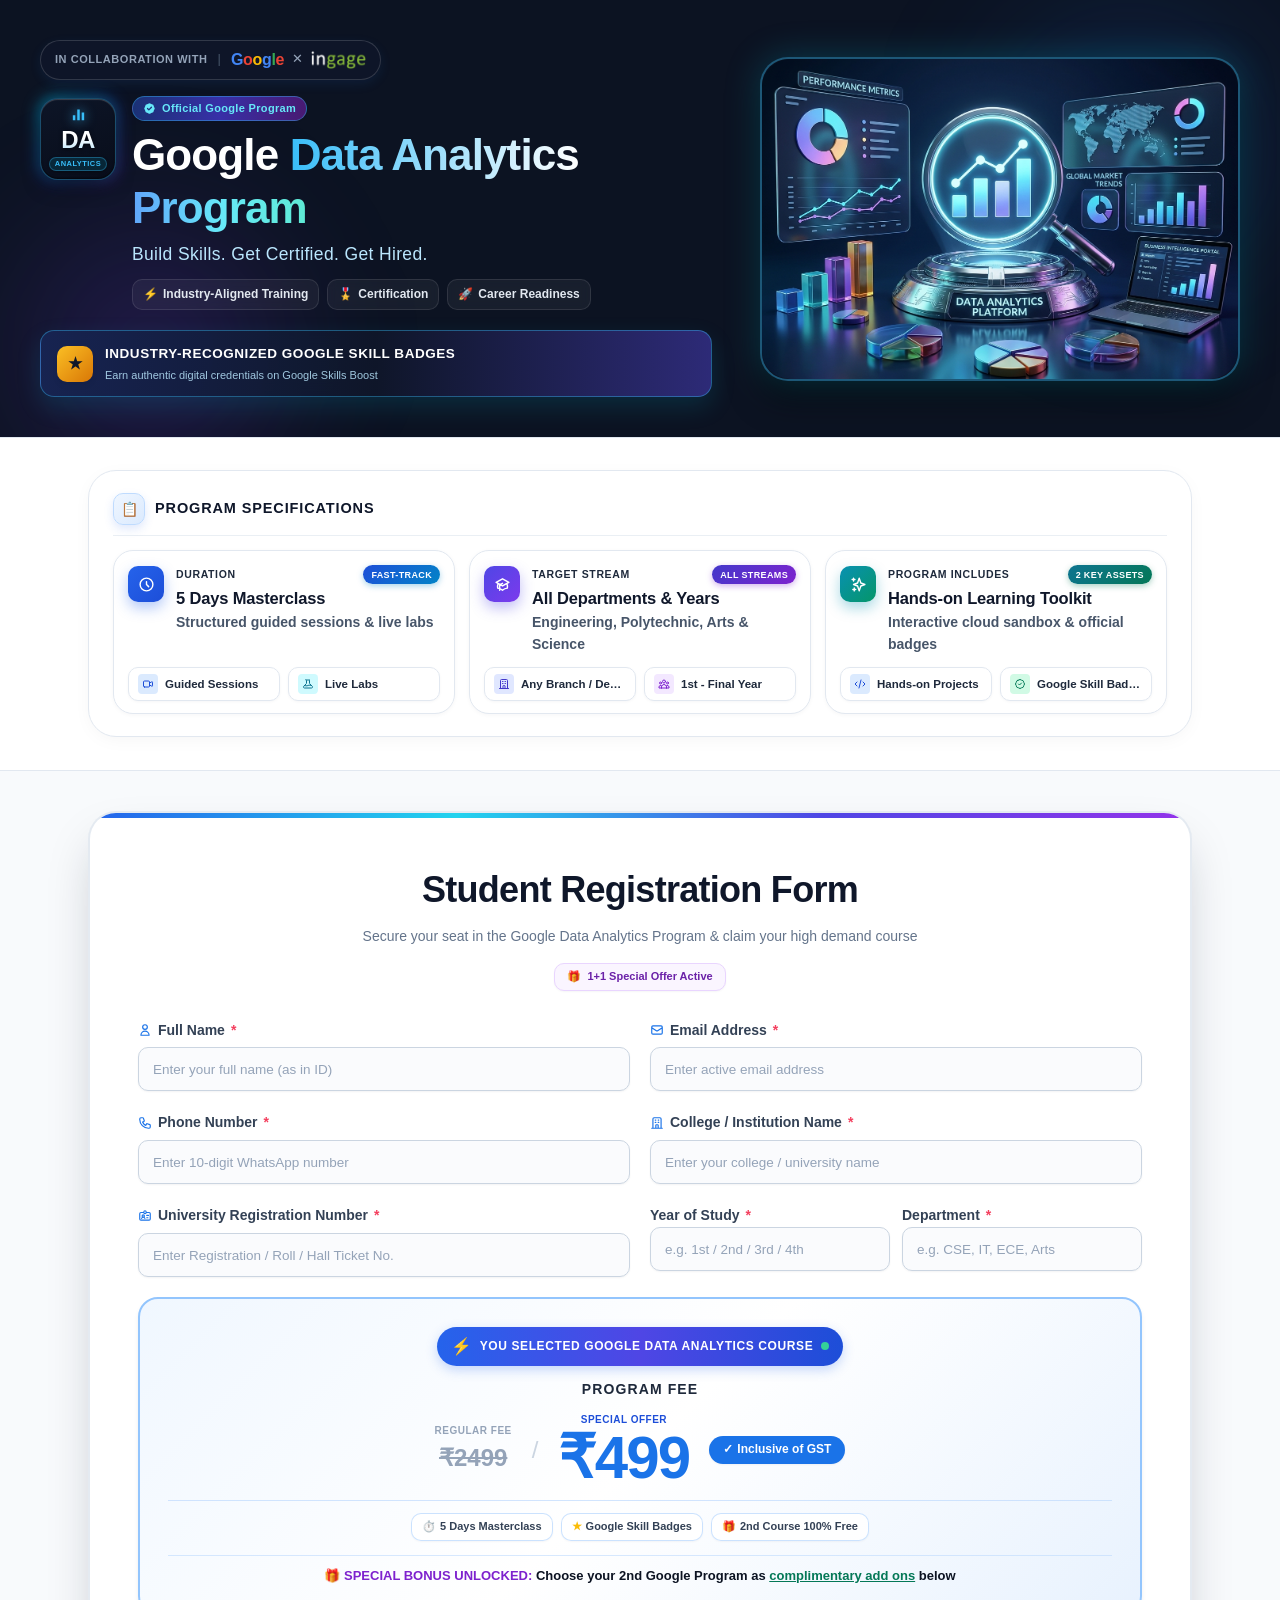
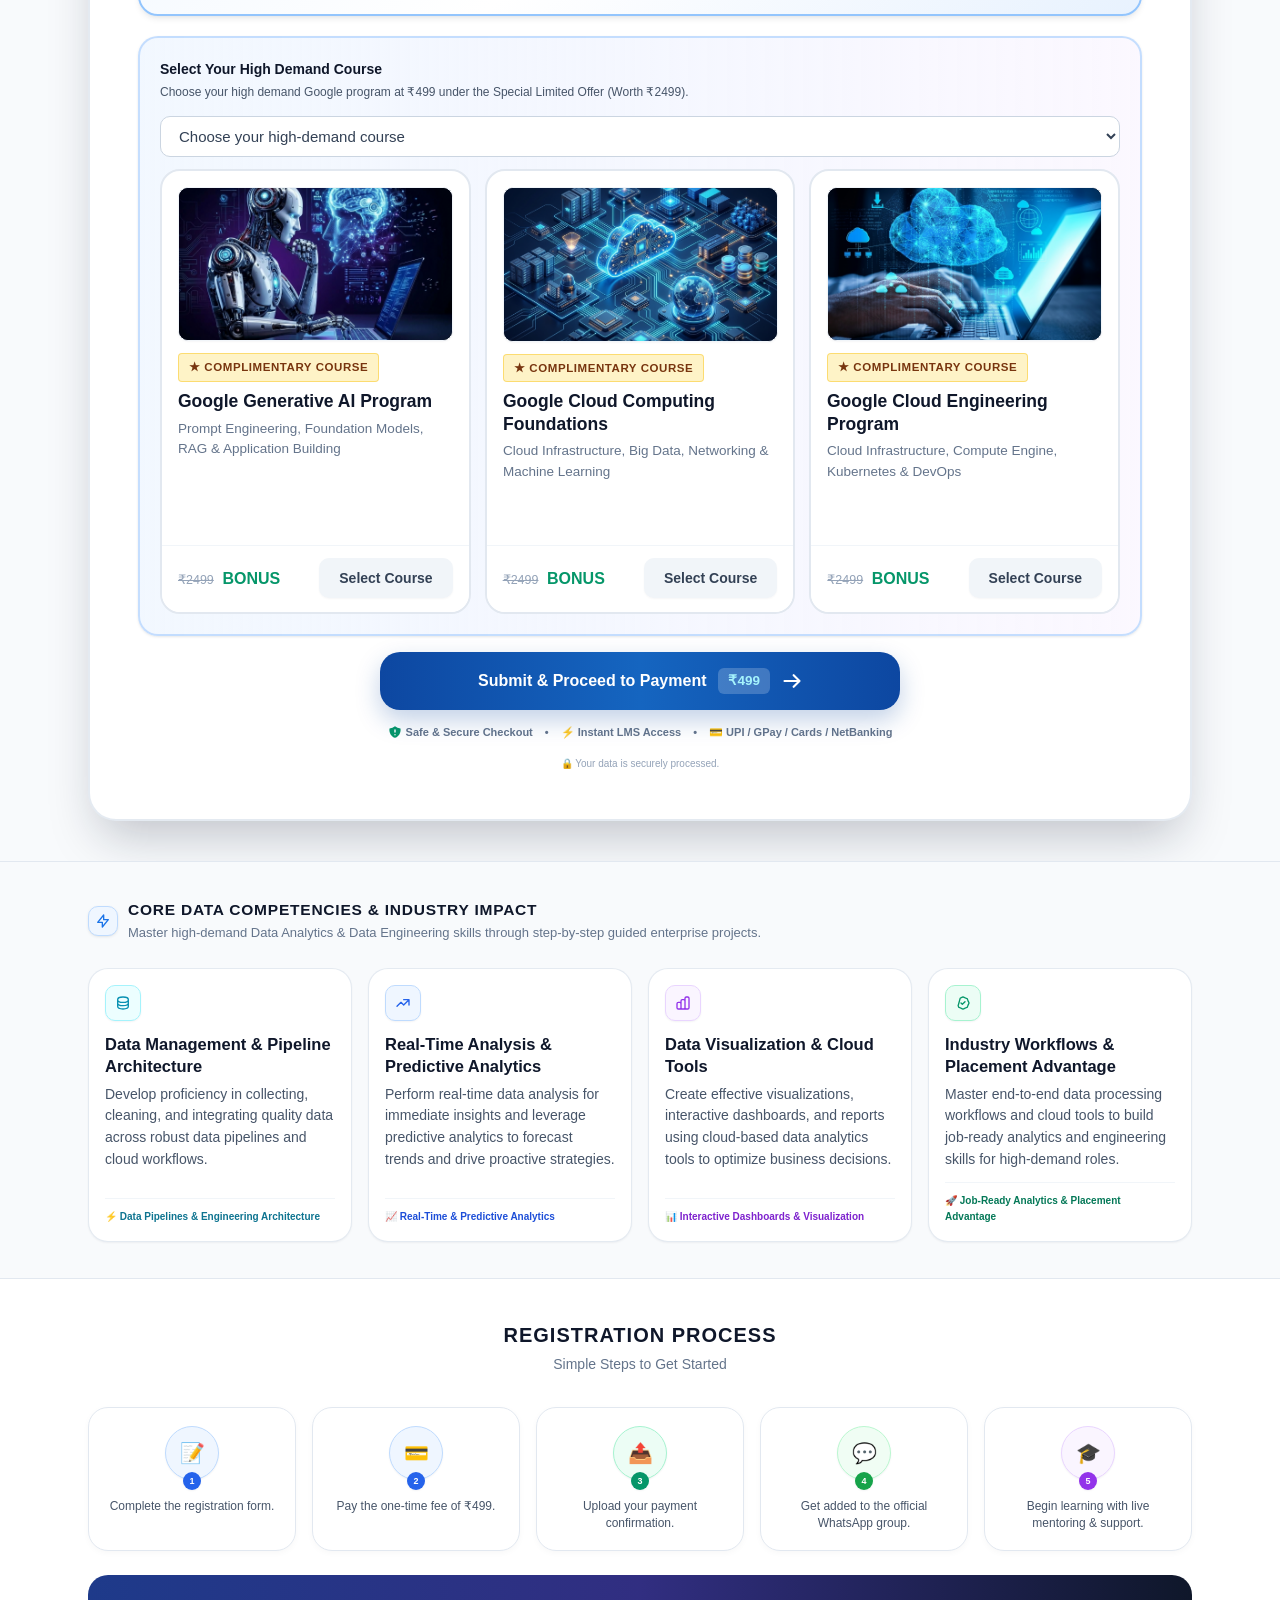
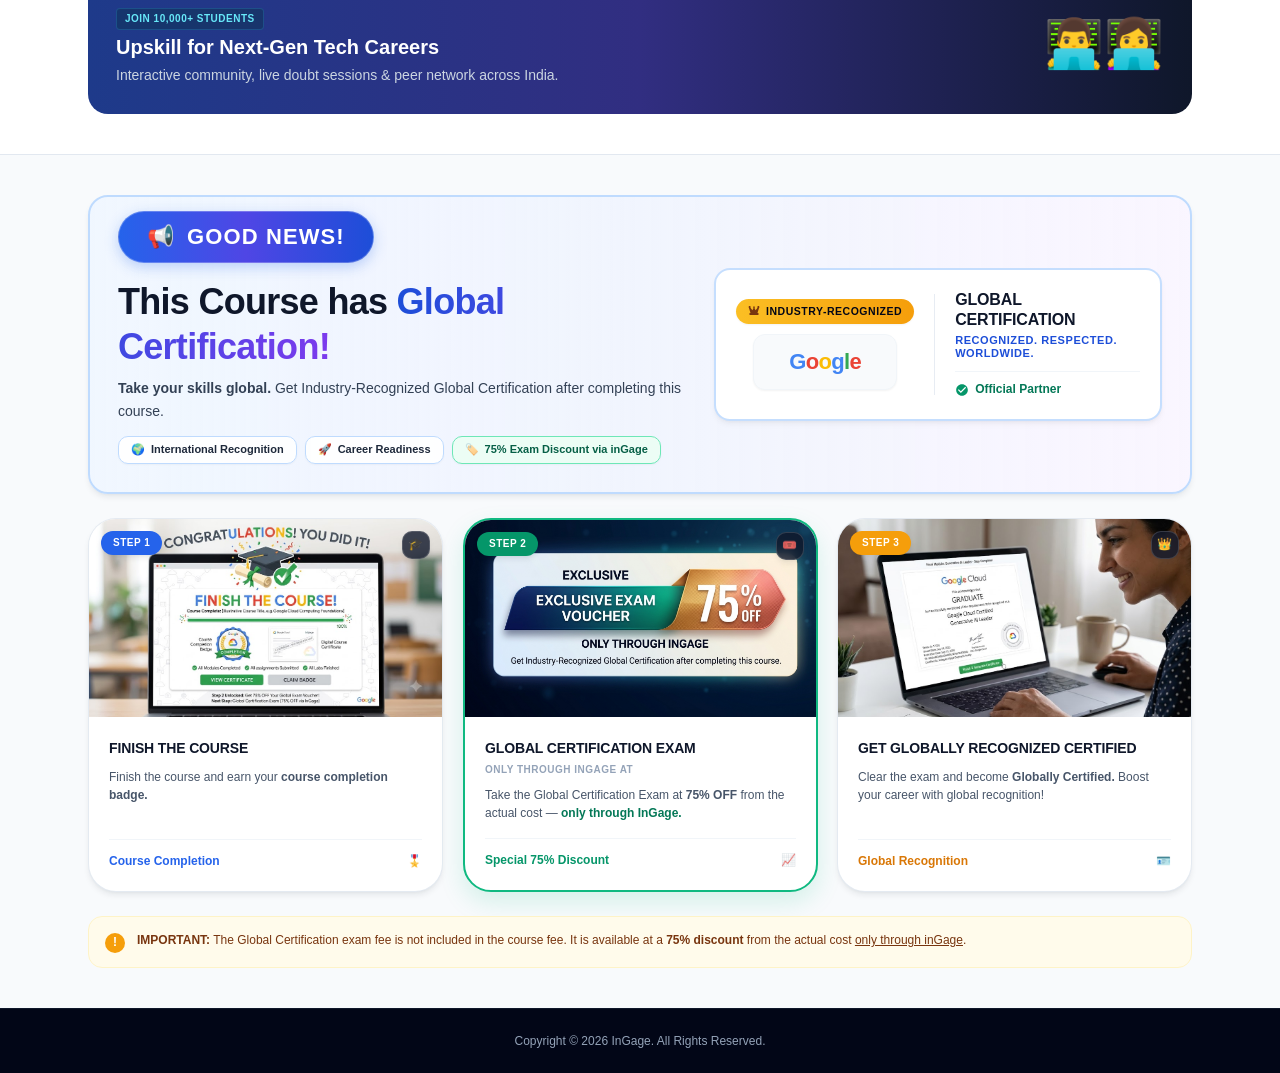
<file: DA_Reg/index.html>
<!DOCTYPE html>
<html lang="en">

<head>
  <meta charset="utf-8" />
  <meta content="width=device-width, initial-scale=1.0" name="viewport" />
  <title>Google Data Analytics Program | inGage</title>

  <!-- Google Fonts: Inter -->
  <link rel="preconnect" href="https://fonts.googleapis.com" />
  <link rel="preconnect" href="https://fonts.gstatic.com" crossorigin />
  <link href="https://fonts.googleapis.com/css2?family=Inter:wght@400;500;600;700;800;900&display=swap"
    rel="stylesheet" />

  <!-- San Francisco (SF Pro Display) Font -->
  <link href="https://fonts.cdnfonts.com/css/sf-pro-display" rel="stylesheet" />

  <!-- FontAwesome Icons -->
  <link rel="stylesheet" href="https://cdnjs.cloudflare.com/ajax/libs/font-awesome/6.5.1/css/all.min.css" />

  <!-- Pure Vanilla CSS3 Stylesheet -->
  <link rel="stylesheet" href="style.css" />

  <!-- 3D Flip Card Styles for Complimentary Courses -->
  <style>
    .free-course-card.course-flip-card {
      min-height: 445px;
      position: relative;
      display: flex;
      flex-direction: column;
      justify-content: space-between;
      padding: 0 !important;
      overflow: hidden;
      border-radius: var(--radius-xl);
      background-color: #ffffff;
      border: 2px solid #e2e8f0;
      transition: border-color var(--transition-base), box-shadow var(--transition-base), background-color var(--transition-base);
    }
    .free-course-card.course-flip-card:hover {
      border-color: #3b82f6;
      box-shadow: var(--shadow-lg);
    }
    .free-course-card.course-flip-card.selected {
      border-color: #2563eb !important;
      background-color: #f8fbff !important;
      box-shadow: 0 0 0 3px rgba(37, 99, 235, 0.25) !important;
    }
    .free-course-card.course-flip-card.selected .card-action-btn {
      background-color: #2563eb !important;
      color: #ffffff !important;
    }
    .course-flip-card-body {
      perspective: 1200px;
      -webkit-perspective: 1200px;
      position: relative;
      flex: 1;
      width: 100%;
      min-height: 335px;
      display: flex;
      flex-direction: column;
    }
    .course-flip-inner {
      position: relative;
      width: 100%;
      height: 100%;
      flex: 1;
      transition: transform 0.65s cubic-bezier(0.4, 0, 0.2, 1);
      transform-style: preserve-3d;
      -webkit-transform-style: preserve-3d;
      will-change: transform;
    }
    @media (hover: hover) {
      .course-flip-card-body:hover {
        z-index: 10 !important;
      }
      .course-flip-card-body:hover .course-flip-inner {
        transform: rotateY(180deg);
      }
      .course-flip-card:has(.card-fixed-buttons:hover) .course-flip-inner {
        transform: rotateY(0deg) !important;
      }
    }
    .course-flip-card.is-swapped .course-flip-inner,
    .course-flip-card.is-flipped .course-flip-inner {
      transform: rotateY(180deg);
    }
    .card-fixed-buttons {
      position: relative;
      z-index: 20 !important;
      margin-top: auto;
      padding: 12px 16px 14px 16px;
      border-top: 1px solid #f1f5f9;
      background: #ffffff;
      border-bottom-left-radius: calc(var(--radius-xl) - 2px);
      border-bottom-right-radius: calc(var(--radius-xl) - 2px);
      transition: background-color var(--transition-base), border-color var(--transition-base);
    }
    .card-fixed-buttons .card-footer-row {
      margin-top: 0 !important;
      padding-top: 0 !important;
      border-top: none !important;
      display: flex;
      align-items: center;
      justify-content: space-between;
      width: 100%;
    }
    .card-fixed-buttons .strike-2499 {
      font-size: 12.5px !important;
      color: #94a3b8;
    }
    .card-fixed-buttons .free-highlight {
      font-size: 16px !important;
      font-weight: 900 !important;
      color: #059669;
    }
    .card-fixed-buttons .card-action-btn {
      font-size: 14px !important;
      font-weight: 700 !important;
      padding: 9px 20px !important;
    }
    .free-course-card.selected .card-fixed-buttons {
      background: #f8fbff !important;
      border-top-color: rgba(37, 99, 235, 0.15) !important;
    }
    .course-flip-front,
    .course-flip-back {
      width: 100%;
      height: 100%;
      -webkit-backface-visibility: hidden;
      backface-visibility: hidden;
      box-sizing: border-box;
    }
    .course-flip-front {
      position: relative;
      transform: rotateY(0deg);
      -webkit-transform: rotateY(0deg);
      z-index: 2;
      display: flex;
      flex-direction: column;
      padding: 16px 16px 14px 16px;
      border-top-left-radius: calc(var(--radius-xl) - 2px);
      border-top-right-radius: calc(var(--radius-xl) - 2px);
      height: 100%;
      justify-content: flex-start;
    }
    .course-flip-front .card-img-banner {
      margin-bottom: 12px;
    }
    .course-flip-front .card-bonus-badge {
      font-size: 11.5px !important;
      font-weight: 800 !important;
      padding: 4px 10px !important;
      margin-bottom: 8px;
      align-self: flex-start;
    }
    .course-flip-front .card-title {
      font-size: 17.5px !important;
      font-weight: 800 !important;
      color: #0f172a;
      line-height: 1.3;
      margin-top: 0;
      margin-bottom: 6px;
    }
    .course-flip-front .card-desc {
      font-size: 13.5px !important;
      line-height: 1.5 !important;
      color: #64748b;
      margin-top: 0;
      margin-bottom: 0;
    }
    .course-flip-front .card-hover-hint,
    .card-hover-hint {
      display: none !important;
    }
    .course-flip-back {
      position: absolute;
      inset: 0;
      transform: rotateY(180deg);
      -webkit-transform: rotateY(180deg);
      z-index: 1;
      background: #ffffff;
      border: none !important;
      box-shadow: none !important;
      border-radius: 0 !important;
      border-top-left-radius: calc(var(--radius-xl) - 2px) !important;
      border-top-right-radius: calc(var(--radius-xl) - 2px) !important;
      padding: 14px 16px 10px 16px;
      display: flex;
      flex-direction: column;
      justify-content: space-between;
      overflow: hidden;
      scrollbar-width: none;
      -ms-overflow-style: none;
      text-align: left;
      transition: background-color var(--transition-base);
    }
    .course-flip-back::-webkit-scrollbar {
      display: none;
      width: 0;
      height: 0;
    }
    .free-course-card.selected .course-flip-back {
      background: #f8fbff !important;
    }
    /* Mobile Responsive (<= 768px): Card Flip Disabled on Mobile & Full Content Visible */
    @media (max-width: 768px) {
      .free-course-cards-grid {
        display: flex !important;
        flex-direction: column !important;
        align-items: stretch !important;
        gap: 20px !important;
        width: 100% !important;
        max-width: 100% !important;
      }
      .free-course-card.course-flip-card {
        width: 100% !important;
        max-width: 100% !important;
        min-height: 400px !important;
        height: auto !important;
        display: flex !important;
        flex-direction: column !important;
        justify-content: space-between !important;
        cursor: pointer !important;
        overflow: hidden !important;
        border-radius: 16px !important;
        background-color: #ffffff !important;
        border: 2px solid #e2e8f0 !important;
        margin: 0 0 16px 0 !important;
      }
      .course-flip-card-body {
        perspective: none !important;
        -webkit-perspective: none !important;
        min-height: 320px !important;
        height: auto !important;
        display: flex !important;
        flex-direction: column !important;
        flex: 1 1 auto !important;
        position: relative !important;
        width: 100% !important;
      }
      .course-flip-inner {
        transform: none !important;
        -webkit-transform: none !important;
        transform-style: flat !important;
        -webkit-transform-style: flat !important;
        transition: none !important;
        will-change: auto !important;
        min-height: 320px !important;
        height: auto !important;
        display: flex !important;
        flex-direction: column !important;
        flex: 1 1 auto !important;
        position: relative !important;
        width: 100% !important;
      }
      .course-flip-card-body:hover .course-flip-inner,
      .course-flip-card.is-swapped .course-flip-inner,
      .course-flip-card.is-flipped .course-flip-inner {
        transform: none !important;
        -webkit-transform: none !important;
      }
      .course-flip-front {
        position: relative !important;
        transform: none !important;
        -webkit-transform: none !important;
        backface-visibility: visible !important;
        -webkit-backface-visibility: visible !important;
        width: 100% !important;
        height: auto !important;
        min-height: 320px !important;
        display: flex !important;
        flex-direction: column !important;
        padding: 16px !important;
        opacity: 1 !important;
        visibility: visible !important;
      }
      .course-flip-front .card-img-banner {
        width: 100% !important;
        height: 150px !important;
        min-height: 150px !important;
        display: block !important;
        border-radius: 12px !important;
        overflow: hidden !important;
        margin-bottom: 12px !important;
        background-color: #0f172a !important;
      }
      .course-flip-front .card-img-banner img {
        width: 100% !important;
        height: 150px !important;
        min-height: 150px !important;
        object-fit: cover !important;
        display: block !important;
      }
      .course-flip-front .card-bonus-badge {
        font-size: 11.5px !important;
        font-weight: 800 !important;
        padding: 4px 10px !important;
        margin-bottom: 8px !important;
        align-self: flex-start !important;
        display: inline-flex !important;
      }
      .course-flip-front .card-title {
        font-size: 17px !important;
        font-weight: 800 !important;
        color: #0f172a !important;
        line-height: 1.3 !important;
        margin: 0 0 6px 0 !important;
        display: block !important;
      }
      .course-flip-front .card-desc {
        font-size: 13px !important;
        line-height: 1.45 !important;
        color: #64748b !important;
        margin: 0 !important;
        display: block !important;
      }
      .course-flip-back {
        display: none !important;
        visibility: hidden !important;
        opacity: 0 !important;
        pointer-events: none !important;
      }
      .card-fixed-buttons {
        display: block !important;
        width: 100% !important;
        position: relative !important;
        margin-top: auto !important;
        padding: 12px 16px 14px 16px !important;
        border-top: 1px solid #f1f5f9 !important;
        background: #ffffff !important;
      }
    }
    .popup-top-glow-blue,
    .popup-top-glow-purple,
    .popup-top-glow-cyan {
      position: absolute;
      top: 0;
      left: 0;
      right: 0;
      height: 4px;
      z-index: 10;
      pointer-events: none;
      border-top-left-radius: calc(var(--radius-xl) - 2px);
      border-top-right-radius: calc(var(--radius-xl) - 2px);
    }
    .popup-top-glow-blue {
      background: linear-gradient(90deg, #2563eb, #06b6d4, #10b981) !important;
    }
    .popup-top-glow-purple {
      background: linear-gradient(90deg, #7c3aed, #a855f7, #ec4899) !important;
    }
    .popup-top-glow-cyan {
      background: linear-gradient(90deg, #0284c7, #06b6d4, #2563eb) !important;
    }
    .popup-tag-cyan,
    .popup-tag-purple {
      display: inline-flex;
      align-items: center;
      gap: 5px;
      padding: 4px 10px;
      border-radius: var(--radius-full);
      font-size: 11.5px;
      font-weight: 800;
      letter-spacing: 0.04em;
      margin-bottom: 4px;
      text-transform: uppercase;
    }
    .flip-back-header {
      display: flex;
      align-items: flex-start;
      justify-content: space-between;
      gap: 8px;
      padding-bottom: 7px;
      border-bottom: 1px solid #f1f5f9;
      position: relative;
      z-index: 2;
    }
    .free-course-card.selected .flip-back-header {
      border-bottom-color: rgba(37, 99, 235, 0.15) !important;
    }
    .flip-back-heading {
      font-size: 17.5px;
      font-weight: 800;
      color: #0f172a;
      line-height: 1.25;
      margin: 3px 0 0 0;
    }
    .flip-back-price-pill {
      display: flex;
      flex-direction: column;
      align-items: flex-end;
      flex-shrink: 0;
    }
    .flip-strike-price {
      font-size: 12px;
      color: #94a3b8;
      text-decoration: line-through;
      line-height: 1;
    }
    .flip-free-price {
      font-size: 13.5px;
      font-weight: 900;
      color: #059669;
      background: #ecfdf5;
      padding: 3px 9px;
      border-radius: 5px;
      border: 1px solid #a7f3d0;
      margin-top: 3px;
    }
    .flip-back-stats {
      display: flex;
      align-items: center;
      justify-content: space-between;
      gap: 6px;
      margin: 7px 0;
    }
    .flip-stat-item {
      flex: 1;
      background: #f8fafc;
      border: 1px solid #e2e8f0;
      border-radius: 8px;
      padding: 6px 4px;
      display: flex;
      align-items: center;
      justify-content: center;
      gap: 5px;
      font-size: 13px;
      font-weight: 700;
      color: #334155;
    }
    .flip-stat-icon {
      font-size: 15px;
    }
    .free-course-card.selected .flip-stat-item {
      background: rgba(255, 255, 255, 0.9);
      border-color: rgba(37, 99, 235, 0.2);
    }
    .flip-back-learn-list {
      display: flex;
      flex-direction: column;
      gap: 6px;
      margin: 5px 0;
      flex: 1;
      justify-content: space-around;
    }
    .flip-learn-item {
      display: flex;
      align-items: flex-start;
      gap: 8px;
      font-size: 13.5px;
      line-height: 1.4;
      color: #334155;
      background: #f8fafc;
      padding: 6px 10px;
      border-radius: 8px;
      border: 1px solid #f1f5f9;
    }
    .flip-learn-item strong {
      font-weight: 800;
      color: #0f172a;
    }
    .free-course-card.selected .flip-learn-item {
      background: rgba(255, 255, 255, 0.9);
      border-color: rgba(37, 99, 235, 0.15);
    }
    .flip-learn-emoji {
      font-size: 16px;
      line-height: 1.1;
      flex-shrink: 0;
      margin-top: 1px;
    }
    .flip-back-footer-prompt {
      text-align: center;
      font-size: 12.5px;
      font-weight: 700;
      color: #2563eb;
      background: #eff6ff;
      padding: 6px 10px;
      border-radius: 8px;
      border: 1px dashed rgba(37, 99, 235, 0.4);
      margin-top: 5px;
    }
    .free-course-card.selected .flip-back-footer-prompt {
      background: rgba(239, 246, 255, 0.95);
      border-color: #2563eb;
    }
    .free-course-card .da-popup {
      display: none !important;
    }
  </style>
</head>

<body>
  <!-- Main Page Container Wrapper -->
  <div class="page-wrapper">

    <!-- ====================================================================
         1. HERO HEADER SECTION
         ==================================================================== -->
    <header class="hero-section" data-purpose="program-header">
      <!-- Ambient Glow Accents -->
      <div class="hero-glow-right"></div>
      <div class="hero-glow-left"></div>

      <div class="hero-grid">
        <!-- Left Hero Content: Brand, Title & Highlights -->
        <div class="hero-content">
          <!-- Official Collaboration Pill -->
          <div class="collab-pill">
            <span class="collab-label">In collaboration with</span>
            <span class="collab-divider">|</span>
            <div class="collab-logos">
              <span class="google-text-logo">
                <span class="google-blue">G</span><span class="google-red">o</span><span
                  class="google-yellow">o</span><span class="google-blue">g</span><span
                  class="google-green">l</span><span class="google-red">e</span>
              </span>
              <span class="collab-x">✕</span>
              <img src="../src/ingage-logo-white.png" alt="inGage Technologies" class="collab-ingage-logo" />
            </div>
          </div>

          <!-- Title & 3D Emblem Group -->
          <div class="hero-title-group">
            <!-- 3D DA Glowing Emblem -->
            <div class="hero-emblem">
              <div class="hero-emblem-glow"></div>
              <div class="hero-emblem-inner">
                <svg class="hero-emblem-spark" fill="currentColor" viewBox="0 0 24 24">
                  <path d="M4 13h3.5v7H4zm6.25-8h3.5v15h-3.5zm6.25 4h3.5v11h-3.5z"></path>
                </svg>
                <span class="hero-emblem-text">DA</span>
                <span class="hero-emblem-subtag">ANALYTICS</span>
              </div>
            </div>

            <!-- Program Title & Badges -->
            <div class="hero-title-wrap">
              <div class="official-program-badge">
                <svg class="official-badge-icon" fill="currentColor" viewBox="0 0 20 20">
                  <path clip-rule="evenodd"
                    d="M6.267 3.455a3.066 3.066 0 001.745-.723 3.066 3.066 0 013.976 0 3.066 3.066 0 001.745.723 3.066 3.066 0 012.812 2.812c.051.643.304 1.254.723 1.745a3.066 3.066 0 010 3.976 3.066 3.066 0 00-.723 1.745 3.066 3.066 0 01-2.812 2.812 3.066 3.066 0 00-1.745.723 3.066 3.066 0 01-3.976 0 3.066 3.066 0 00-1.745-.723 3.066 3.066 0 01-2.812-2.812 3.066 3.066 0 00-.723-1.745 3.066 3.066 0 010-3.976 3.066 3.066 0 00.723-1.745 3.066 3.066 0 012.812-2.812zm7.44 5.252a1 1 0 00-1.414-1.414L9 10.586 7.707 9.293a1 1 0 00-1.414 1.414l2 2a1 1 0 001.414 0l4-4z"
                    fill-rule="evenodd"></path>
                </svg>
                <span>Official Google Program</span>
              </div>

              <h1 class="hero-title font-san-francisco">
                Google <span class="shimmer-text font-san-francisco">Data Analytics</span> <span
                  class="hero-title-accent font-san-francisco">Program</span>
              </h1>

              <p class="hero-tagline">
                Build Skills. Get Certified. Get Hired.
              </p>

              <!-- Micro Value-Prop Feature Pills -->
              <div class="hero-pills">
                <div class="hero-pill">
                  <span>⚡</span>
                  <span>Industry-Aligned Training</span>
                </div>
                <div class="hero-pill">
                  <span>🎖️</span>
                  <span>Certification</span>
                </div>
                <div class="hero-pill">
                  <span>🚀</span>
                  <span>Career Readiness</span>
                </div>
              </div>
            </div>
          </div>

          <!-- Enhanced Accreditation Banner -->
          <div class="hero-accreditation">
            <div class="accredit-star">★</div>
            <div class="accredit-text">
              <div class="accredit-title font-san-francisco">
                INDUSTRY-RECOGNIZED GOOGLE SKILL BADGES
              </div>
              <p class="accredit-desc">Earn authentic digital credentials on Google Skills Boost</p>
            </div>
          </div>
        </div>

        <!-- Right Hero Visual Illustration with Curved Borders -->
        <div class="hero-visual">
          <div class="hero-curved-img-wrap">
            <img src="../src/data-analytics-card-bg.jpg" alt="Google Generative AI Robot with Neural Brain" loading="eager" />
          </div>
        </div>
      </div>
    </header>

    <!-- ====================================================================
         2. PROGRAM SPECIFICATIONS & LEARNING OUTCOMES
         ==================================================================== -->
    <section class="specs-section" data-purpose="learning-outcomes">
      <div class="content-container">

        <!-- Program Specifications Card (Compact & Symmetrical) -->
        <div class="specs-card scroll-reveal">
          <div class="specs-shimmer-top"></div>

          <!-- Card Header -->
          <div class="specs-header">
            <div class="specs-title-group">
              <span class="specs-icon">📋</span>
              <h3 class="specs-heading font-san-francisco">
                Program Specifications
              </h3>
            </div>
          </div>

          <!-- 3-Column Specifications Grid -->
          <div class="specs-grid">
            <!-- Box 1: Duration -->
            <div class="spec-item spec-item-blue">
              <div class="spec-top">
                <div class="spec-icon-box spec-icon-blue">
                  <svg fill="none" stroke="currentColor" viewBox="0 0 24 24">
                    <path stroke-linecap="round" stroke-linejoin="round" stroke-width="2"
                      d="M12 8v4l3 3m6-3a9 9 0 11-18 0 9 9 0 0118 0z"></path>
                  </svg>
                </div>
                <div class="spec-info">
                  <div class="spec-header-row">
                    <span class="spec-cat-label">Duration</span>
                    <span class="spec-badge spec-badge-blue">Fast-Track</span>
                  </div>
                  <div class="spec-title">5 Days Masterclass</div>
                  <p class="spec-desc">Structured guided sessions &amp; live labs</p>
                </div>
              </div>
              <div class="spec-pills-grid">
                <div class="spec-pill-btn">
                  <span class="spec-pill-icon pill-icon-blue">
                    <svg fill="none" stroke="currentColor" viewBox="0 0 24 24">
                      <path stroke-linecap="round" stroke-linejoin="round" stroke-width="2"
                        d="M15 10l4.553-2.276A1 1 0 0121 8.618v6.764a1 1 0 01-1.447.894L15 14M5 18h8a2 2 0 002-2V8a2 2 0 00-2-2H5a2 2 0 00-2 2v8a2 2 0 002 2z">
                      </path>
                    </svg>
                  </span>
                  <span>Guided Sessions</span>
                </div>
                <div class="spec-pill-btn">
                  <span class="spec-pill-icon pill-icon-cyan">
                    <svg fill="none" stroke="currentColor" viewBox="0 0 24 24">
                      <path stroke-linecap="round" stroke-linejoin="round" stroke-width="2"
                        d="M19.428 15.428a2 2 0 00-1.022-.547l-2.387-.477a6 6 0 00-3.86.517l-.318.158a6 6 0 01-3.86.517L6.05 15.21a2 2 0 00-1.806.547M8 4h8l-1 1v5.172a2 2 0 00.586 1.414l5 5c1.26 1.26.367 3.414-1.415 3.414H4.828c-1.782 0-2.674-2.154-1.414-3.414l5-5A2 2 0 009 10.172V5L8 4z">
                      </path>
                    </svg>
                  </span>
                  <span>Live Labs</span>
                </div>
              </div>
            </div>

            <!-- Box 2: Target Stream -->
            <div class="spec-item spec-item-indigo">
              <div class="spec-top">
                <div class="spec-icon-box spec-icon-indigo">
                  <svg fill="none" stroke="currentColor" viewBox="0 0 24 24">
                    <path stroke-linecap="round" stroke-linejoin="round" stroke-width="2"
                      d="M12 14l9-5-9-5-9 5 9 5zm0 0l6.16-3.422a12.083 12.083 0 01.665 6.479A11.952 11.952 0 0012 20.055a11.952 11.952 0 00-6.824-2.998 12.078 12.078 0 01.665-6.479L12 14zm-4 6v-7.5l4-2.222">
                    </path>
                  </svg>
                </div>
                <div class="spec-info">
                  <div class="spec-header-row">
                    <span class="spec-cat-label">Target Stream</span>
                    <span class="spec-badge spec-badge-indigo">All Streams</span>
                  </div>
                  <div class="spec-title">All Departments &amp; Years</div>
                  <p class="spec-desc">Engineering, Polytechnic, Arts &amp; Science</p>
                </div>
              </div>
              <div class="spec-pills-grid">
                <div class="spec-pill-btn">
                  <span class="spec-pill-icon pill-icon-indigo">
                    <svg fill="none" stroke="currentColor" viewBox="0 0 24 24">
                      <path stroke-linecap="round" stroke-linejoin="round" stroke-width="2"
                        d="M19 21V5a2 2 0 00-2-2H7a2 2 0 00-2 2v16m14 0h2m-2 0h-5m-9 0H3m2 0h5M9 7h1m-1 4h1m4-4h1m-1 4h1m-5 10v-5a1 1 0 011-1h2a1 1 0 011 1v5m-4 0h4">
                      </path>
                    </svg>
                  </span>
                  <span>Any Branch / Degree</span>
                </div>
                <div class="spec-pill-btn">
                  <span class="spec-pill-icon pill-icon-purple">
                    <svg fill="none" stroke="currentColor" viewBox="0 0 24 24">
                      <path stroke-linecap="round" stroke-linejoin="round" stroke-width="2"
                        d="M17 20h5v-2a3 3 0 00-5.356-1.857M17 20H7m10 0v-2c0-.656-.126-1.283-.356-1.857M7 20H2v-2a3 3 0 015.356-1.857M7 20v-2c0-.656.126-1.283.356-1.857m0 0a5.002 5.002 0 019.288 0M15 7a3 3 0 11-6 0 3 3 0 016 0zm6 3a2 2 0 11-4 0 2 2 0 014 0zM7 10a2 2 0 11-4 0 2 2 0 014 0z">
                      </path>
                    </svg>
                  </span>
                  <span>1st - Final Year</span>
                </div>
              </div>
            </div>

            <!-- Box 3: Program Includes -->
            <div class="spec-item spec-item-cyan">
              <div class="spec-top">
                <div class="spec-icon-box spec-icon-cyan">
                  <svg fill="none" stroke="currentColor" viewBox="0 0 24 24">
                    <path stroke-linecap="round" stroke-linejoin="round" stroke-width="2"
                      d="M5 3v4M3 5h4M6 17v4m-2-2h4m5-16l2.286 6.857L21 12l-5.714 2.143L13 21l-2.286-6.857L5 12l5.714-2.143L13 3z">
                    </path>
                  </svg>
                </div>
                <div class="spec-info">
                  <div class="spec-header-row">
                    <span class="spec-cat-label">Program Includes</span>
                    <span class="spec-badge spec-badge-cyan">2 Key Assets</span>
                  </div>
                  <div class="spec-title">Hands-on Learning Toolkit</div>
                  <p class="spec-desc">Interactive cloud sandbox &amp; official badges</p>
                </div>
              </div>
              <div class="spec-pills-grid">
                <div class="spec-pill-btn">
                  <span class="spec-pill-icon pill-icon-blue">
                    <svg fill="none" stroke="currentColor" viewBox="0 0 24 24">
                      <path stroke-linecap="round" stroke-linejoin="round" stroke-width="2"
                        d="M10 20l4-16m4 4l4 4-4 4M6 16l-4-4 4-4"></path>
                    </svg>
                  </span>
                  <span>Hands-on Projects</span>
                </div>
                <div class="spec-pill-btn">
                  <span class="spec-pill-icon pill-icon-emerald">
                    <svg fill="none" stroke="currentColor" viewBox="0 0 24 24">
                      <path stroke-linecap="round" stroke-linejoin="round" stroke-width="2"
                        d="M9 12l2 2 4-4M7.835 4.697a3.42 3.42 0 001.946-.806 3.42 3.42 0 014.438 0 3.42 3.42 0 001.946.806 3.42 3.42 0 013.138 3.138 3.42 3.42 0 00.806 1.946 3.42 3.42 0 010 4.438 3.42 3.42 0 00-.806 1.946 3.42 3.42 0 01-3.138 3.138 3.42 3.42 0 00-1.946.806 3.42 3.42 0 01-4.438 0 3.42 3.42 0 00-1.946-.806 3.42 3.42 0 01-3.138-3.138 3.42 3.42 0 00-.806-1.946 3.42 3.42 0 010-4.438 3.42 3.42 0 00.806-1.946 3.42 3.42 0 013.138-3.138z">
                      </path>
                    </svg>
                  </span>
                  <span>Google Skill Badges</span>
                </div>
              </div>
            </div>
          </div>
        </div>

      </div>
    </section>

    <!-- ====================================================================
         3. STUDENT REGISTRATION FORM & PRICING
         ==================================================================== -->
    <main class="reg-section" id="registration-section" data-purpose="registration-form-section">
      <div class="content-container">

        <div class="reg-form-card scroll-reveal">
          <div class="reg-top-glow-line"></div>

          <!-- Section Heading -->
          <div class="reg-header">
            <h2 class="reg-heading font-san-francisco">
              Student Registration Form
            </h2>
            <p class="reg-subheading">
              Secure your seat in the Google Data Analytics Program &amp; claim your high demand course
            </p>

            <!-- Trust Seals Ribbon -->
            <div class="reg-trust-ribbon">
              <div class="trust-badge-purple">
                <span>🎁</span>
                <span>1+1 Special Offer Active</span>
              </div>
            </div>
          </div>

          <!-- The Registration Form -->
          <form id="registration-form" method="POST" onsubmit="event.preventDefault(); handleFormSubmit();">
            <div class="form-fields-grid">

              <!-- Full Name -->
              <div class="form-group">
                <label class="form-label" for="full-name">
                  <svg fill="none" stroke="currentColor" viewBox="0 0 24 24">
                    <path stroke-linecap="round" stroke-linejoin="round" stroke-width="2"
                      d="M16 7a4 4 0 11-8 0 4 4 0 018 0zM12 14a7 7 0 00-7 7h14a7 7 0 00-7-7z"></path>
                  </svg>
                  <span>Full Name</span>
                  <span class="form-req">*</span>
                </label>
                <input class="form-input" id="full-name" name="fullName" placeholder="Enter your full name (as in ID)"
                  required="" type="text" />
              </div>

              <!-- Email Address -->
              <div class="form-group">
                <label class="form-label" for="email">
                  <svg fill="none" stroke="currentColor" viewBox="0 0 24 24">
                    <path stroke-linecap="round" stroke-linejoin="round" stroke-width="2"
                      d="M3 8l7.89 5.26a2 2 0 002.22 0L21 8M5 19h14a2 2 0 002-2V7a2 2 0 00-2-2H5a2 2 0 00-2 2v10a2 2 0 002 2z">
                    </path>
                  </svg>
                  <span>Email Address</span>
                  <span class="form-req">*</span>
                </label>
                <input class="form-input" id="email" name="email" placeholder="Enter active email address" required=""
                  type="email" />
              </div>

              <!-- Phone Number -->
              <div class="form-group">
                <label class="form-label" for="phone">
                  <svg fill="none" stroke="currentColor" viewBox="0 0 24 24">
                    <path stroke-linecap="round" stroke-linejoin="round" stroke-width="2"
                      d="M3 5a2 2 0 012-2h3.28a1 1 0 01.948.684l1.498 4.493a1 1 0 01-.502 1.21l-2.257 1.13a11.042 11.042 0 005.516 5.516l1.13-2.257a1 1 0 011.21-.502l4.493 1.498a1 1 0 01.684.949V19a2 2 0 01-2 2h-1C9.716 21 3 14.284 3 6V5z">
                    </path>
                  </svg>
                  <span>Phone Number</span>
                  <span class="form-req">*</span>
                </label>
                <input class="form-input" id="phone" name="phone" pattern="[0-9]{10}"
                  placeholder="Enter 10-digit WhatsApp number" required="" type="tel" />
              </div>

              <!-- College / Institution Name -->
              <div class="form-group">
                <label class="form-label" for="college-name">
                  <svg fill="none" stroke="currentColor" viewBox="0 0 24 24">
                    <path stroke-linecap="round" stroke-linejoin="round" stroke-width="2"
                      d="M19 21V5a2 2 0 00-2-2H7a2 2 0 00-2 2v16m14 0h2m-2 0h-5m-9 0H3m2 0h5M9 7h1m-1 4h1m4-4h1m-1 4h1m-5 10v-5a1 1 0 011-1h2a1 1 0 011 1v5m-4 0h4">
                    </path>
                  </svg>
                  <span>College / Institution Name</span>
                  <span class="form-req">*</span>
                </label>
                <input class="form-input" id="college-name" name="collegeName"
                  placeholder="Enter your college / university name" required="" type="text" />
              </div>

              <!-- University Registration Number -->
              <div class="form-group">
                <label class="form-label" for="reg-number">
                  <svg fill="none" stroke="currentColor" viewBox="0 0 24 24">
                    <path stroke-linecap="round" stroke-linejoin="round" stroke-width="2"
                      d="M10 6H5a2 2 0 00-2 2v9a2 2 0 002 2h14a2 2 0 002-2V8a2 2 0 00-2-2h-5m-4 0V5a2 2 0 114 0v1m-4 0a2 2 0 104 0m-5 8a2 2 0 100-4 2 2 0 000 4zm0 0c1.306 0 2.417.835 2.83 2M9 14a3.001 3.001 0 00-2.83 2M15 11h3m-3 4h2">
                    </path>
                  </svg>
                  <span>University Registration Number</span>
                  <span class="form-req">*</span>
                </label>
                <input class="form-input" id="reg-number" name="regNumber"
                  placeholder="Enter Registration / Roll / Hall Ticket No." required="" type="text" />
              </div>

              <!-- Year of Study & Department -->
              <div class="form-group">
                <div class="form-subgrid">
                  <div>
                    <label class="form-label" for="year-of-study">
                      <span>Year of Study</span>
                      <span class="form-req">*</span>
                    </label>
                    <input class="form-input" id="year-of-study" name="yearOfStudy"
                      placeholder="e.g. 1st / 2nd / 3rd / 4th" required="" type="text" />
                  </div>
                  <div>
                    <label class="form-label" for="department">
                      <span>Department</span>
                      <span class="form-req">*</span>
                    </label>
                    <input class="form-input" id="department" name="department" placeholder="e.g. CSE, IT, ECE, Arts"
                      required="" type="text" />
                  </div>
                </div>
              </div>

              <!-- Selected High Demand Course & Program Fee Pass Card -->
              <div class="selected-course-pass-card" data-purpose="selected-course-pricing-card">
                <!-- High Demand Course Selection Announcement -->
                <div class="selected-badge-pill">
                  <span class="selected-badge-icon">⚡</span>
                  <span class="selected-badge-text">YOU SELECTED GOOGLE DATA ANALYTICS COURSE</span>
                  <span class="pulse-dot-green"></span>
                </div>

                <h3 class="pass-heading">
                  PROGRAM FEE
                </h3>

                <!-- Pricing Display -->
                <div class="pricing-row">
                  <div class="regular-fee-col">
                    <span class="fee-label">Regular Fee</span>
                    <span class="strike-fee">₹2499</span>
                  </div>

                  <span class="fee-slash">/</span>

                  <div class="student-fee-col">
                    <span class="student-label">SPECIAL OFFER</span>
                    <span class="student-fee-number">₹499</span>
                  </div>

                  <div class="gst-badge">
                    <span>✓</span> Inclusive of GST
                  </div>
                </div>

                <!-- Value Highlights Micro-Bar -->
                <div class="pass-highlights-bar">
                  <span class="pass-pill-chip">
                    <strong class="google-blue">⏱️</strong> 5 Days Masterclass
                  </span>
                  <span class="pass-pill-chip">
                    <strong class="google-yellow">★</strong> Google Skill Badges
                  </span>
                  <span class="pass-pill-chip">
                    <strong class="google-red">🎁</strong> 2nd Course 100% Free
                  </span>
                </div>

                <!-- Bridge to Complimentary Course Selection -->
                <div class="pass-bridge-note">
                  <span>🎁 <span class="bonus-unlocked-tag">SPECIAL BONUS UNLOCKED:</span> Choose your 2nd Google
                    Program as <span class="bonus-free-underline">complimentary add ons</span> below</span>
                </div>
              </div>

              <!-- Free Course Selection Section -->
              <div class="free-course-select-block">
                <div class="free-course-header-row">
                  <div>
                    <div class="free-course-title-group">
                      <label class="free-course-label" for="free-course">Select Your High Demand Course</label>
                    </div>
                    <p class="free-course-subtitle">Choose your high demand Google program at ₹499 under the Special
                      Limited
                      Offer (Worth ₹2499).</p>
                  </div>
                </div>

                <!-- Native select for form submission & accessibility -->
                <div class="native-dropdown-wrap">
                  <select class="form-select" id="free-course" name="freeCourse" onchange="syncFromDropdown(this.value)"
                    required="">
                    <option disabled="" selected="" value="">Choose your high-demand course</option>
                    <option value="generative-ai">Google Generative AI Program</option>
                    <option value="cloud-foundations">Google Cloud Computing Foundations</option>
                    <option value="cloud-engineering">Google Cloud Engineering Program</option>
                  </select>
                </div>

                <!-- Interactive Selectable Course Cards -->
                <div class="free-course-cards-grid" id="course-cards-container">

                  <!-- Card 1: Google Generative AI -->
                  <div class="free-course-card course-flip-card" id="card-generative-ai" onclick="selectCourse('generative-ai')"
                    role="button" tabindex="0">

                    <div class="course-flip-card-body">
                      <div class="course-flip-inner">
                        <!-- Front Face -->
                        <div class="course-flip-front">
                          <div class="card-img-banner">
                            <img src="../src/genai-card-bg.jpg" alt="Google Generative AI Program" loading="lazy" />
                          </div>
                          <div class="card-bonus-badge">★ Complimentary Course</div>
                          <h4 class="card-title">Google Generative AI Program</h4>
                          <p class="card-desc">Prompt Engineering, Foundation Models, RAG &amp; Application Building</p>
                        </div>

                        <!-- Back Face (Curriculum & Details) -->
                        <div class="course-flip-back">
                          <div class="popup-top-glow-blue"></div>
                          <div class="flip-back-header">
                            <div>
                              <div class="popup-tag-cyan">★ Complimentary Course</div>
                              <h4 class="flip-back-heading">Google Generative AI Program</h4>
                            </div>
                          </div>

                          <div class="flip-back-stats">
                            <div class="flip-stat-item">
                              <span class="flip-stat-icon">⏱️</span>
                              <span class="flip-stat-text">5 Days</span>
                            </div>
                            <div class="flip-stat-item">
                              <span class="flip-stat-icon">🛠️</span>
                              <span class="flip-stat-text">Skill Badges</span>
                            </div>
                            <div class="flip-stat-item">
                              <span class="flip-stat-icon">🎯</span>
                              <span class="flip-stat-text">All Depts</span>
                            </div>
                          </div>

                          <!-- 4 Key Curriculum Points -->
                          <div class="flip-back-learn-list">
                            <div class="flip-learn-item">
                              <span class="flip-learn-emoji">⚡</span>
                              <div><strong>Prompt Engineering:</strong> Design, tune &amp; optimize prompts for LLMs</div>
                            </div>
                            <div class="flip-learn-item">
                              <span class="flip-learn-emoji">🧠</span>
                              <div><strong>Foundation Models:</strong> Build with Gemini, PaLM &amp; multimodal AI</div>
                            </div>
                            <div class="flip-learn-item">
                              <span class="flip-learn-emoji">🚀</span>
                              <div><strong>Enterprise RAG:</strong> Vector search, embeddings &amp; retrieval pipelines</div>
                            </div>
                            <div class="flip-learn-item">
                              <span class="flip-learn-emoji">🛠️</span>
                              <div><strong>AI Applications:</strong> Deploy production-ready Generative AI solutions</div>
                            </div>
                          </div>

                        </div>
                      </div>
                    </div>

                    <!-- FIXED TWO BUTTONS / FOOTER IN SAME PLACE (Never flips, always static) -->
                    <div class="card-fixed-buttons">
                      <div class="card-footer-row">
                        <div>
                          <span class="strike-2499">₹2499</span>
                          <span class="free-highlight">BONUS</span>
                        </div>
                        <button class="card-action-btn action-btn" type="button">Select Course</button>
                      </div>
                    </div>
                  </div>

                  <!-- Card 2: Google Cloud Computing Foundations -->
                  <div class="free-course-card course-flip-card" id="card-cloud-foundations" onclick="selectCourse('cloud-foundations')"
                    role="button" tabindex="0">

                    <div class="course-flip-card-body">
                      <div class="course-flip-inner">
                        <!-- Front Face -->
                        <div class="course-flip-front">
                          <div class="card-img-banner">
                            <img src="../src/gccf-card-bg.jpg" alt="Google Cloud Computing Foundations" loading="lazy" />
                          </div>
                          <div class="card-bonus-badge">★ Complimentary Course</div>
                          <h4 class="card-title">Google Cloud Computing Foundations</h4>
                          <p class="card-desc">Cloud Infrastructure, Big Data, Networking &amp; Machine Learning</p>
                        </div>

                        <!-- Back Face (Curriculum & Details) -->
                        <div class="course-flip-back">
                          <div class="popup-top-glow-purple"></div>
                          <div class="flip-back-header">
                            <div>
                              <div class="popup-tag-purple">★ Complimentary Course</div>
                              <h4 class="flip-back-heading">Google Cloud Computing Foundations</h4>
                            </div>
                          </div>

                          <div class="flip-back-stats">
                            <div class="flip-stat-item">
                              <span class="flip-stat-icon">⏱️</span>
                              <span class="flip-stat-text">5 Days</span>
                            </div>
                            <div class="flip-stat-item">
                              <span class="flip-stat-icon">🛠️</span>
                              <span class="flip-stat-text">Skill Badges</span>
                            </div>
                            <div class="flip-stat-item">
                              <span class="flip-stat-icon">🎯</span>
                              <span class="flip-stat-text">All Depts</span>
                            </div>
                          </div>

                          <!-- 4 Key Curriculum Points -->
                          <div class="flip-back-learn-list">
                            <div class="flip-learn-item">
                              <span class="flip-learn-emoji">☁️</span>
                              <div><strong>Cloud Infrastructure:</strong> Core GCP compute, storage &amp; cloud services</div>
                            </div>
                            <div class="flip-learn-item">
                              <span class="flip-learn-emoji">🌐</span>
                              <div><strong>Networking &amp; Security:</strong> VPC architectures, routing &amp; IAM controls</div>
                            </div>
                            <div class="flip-learn-item">
                              <span class="flip-learn-emoji">📊</span>
                              <div><strong>Big Data &amp; Analytics:</strong> BigQuery analysis &amp; data pipelines</div>
                            </div>
                            <div class="flip-learn-item">
                              <span class="flip-learn-emoji">🤖</span>
                              <div><strong>AI &amp; Machine Learning:</strong> Google Cloud AI solutions &amp; ML APIs</div>
                            </div>
                          </div>

                        </div>
                      </div>
                    </div>

                    <!-- FIXED TWO BUTTONS / FOOTER IN SAME PLACE (Never flips, always static) -->
                    <div class="card-fixed-buttons">
                      <div class="card-footer-row">
                        <div>
                          <span class="strike-2499">₹2499</span>
                          <span class="free-highlight">BONUS</span>
                        </div>
                        <button class="card-action-btn action-btn" type="button">Select Course</button>
                      </div>
                    </div>
                  </div>

                  <!-- Card 3: Google Cloud Engineering -->
                  <div class="free-course-card course-flip-card" id="card-cloud-engineering" onclick="selectCourse('cloud-engineering')"
                    role="button" tabindex="0">

                    <div class="course-flip-card-body">
                      <div class="course-flip-inner">
                        <!-- Front Face -->
                        <div class="course-flip-front">
                          <div class="card-img-banner">
                            <img src="../src/cloud-eng-card-bg.jpg" alt="Google Cloud Engineering Program" loading="lazy" />
                          </div>
                          <div class="card-bonus-badge">★ Complimentary Course</div>
                          <h4 class="card-title">Google Cloud Engineering Program</h4>
                          <p class="card-desc">Cloud Infrastructure, Compute Engine, Kubernetes &amp; DevOps</p>
                        </div>

                        <!-- Back Face (Curriculum & Details) -->
                        <div class="course-flip-back">
                          <div class="popup-top-glow-cyan"></div>
                          <div class="flip-back-header">
                            <div>
                              <div class="popup-tag-cyan" style="background: rgba(14, 165, 233, 0.1); color: #0284c7; border: 1px solid rgba(14, 165, 233, 0.3);">★ Complimentary Course</div>
                              <h4 class="flip-back-heading">Google Cloud Engineering Program</h4>
                            </div>
                          </div>

                          <div class="flip-back-stats">
                            <div class="flip-stat-item">
                              <span class="flip-stat-icon">⏱️</span>
                              <span class="flip-stat-text">5 Days</span>
                            </div>
                            <div class="flip-stat-item">
                              <span class="flip-stat-icon">🛠️</span>
                              <span class="flip-stat-text">Skill Badges</span>
                            </div>
                            <div class="flip-stat-item">
                              <span class="flip-stat-icon">🎯</span>
                              <span class="flip-stat-text">All Depts</span>
                            </div>
                          </div>

                          <!-- 4 Key Curriculum Points -->
                          <div class="flip-back-learn-list">
                            <div class="flip-learn-item">
                              <span class="flip-learn-emoji">☁️</span>
                              <div><strong>Core Infrastructure:</strong> Compute Engine, VPC networks &amp; Cloud Storage</div>
                            </div>
                            <div class="flip-learn-item">
                              <span class="flip-learn-emoji">⚓</span>
                              <div><strong>Kubernetes &amp; GKE:</strong> Container clusters, orchestration &amp; scaling</div>
                            </div>
                            <div class="flip-learn-item">
                              <span class="flip-learn-emoji">🚀</span>
                              <div><strong>DevOps &amp; CI/CD:</strong> Automated pipelines &amp; infrastructure as code</div>
                            </div>
                            <div class="flip-learn-item">
                              <span class="flip-learn-emoji">🔒</span>
                              <div><strong>IAM &amp; Monitoring:</strong> Cloud IAM controls, security &amp; Cloud Monitoring</div>
                            </div>
                          </div>

                        </div>
                      </div>
                    </div>

                    <!-- FIXED TWO BUTTONS / FOOTER IN SAME PLACE (Never flips, always static) -->
                    <div class="card-fixed-buttons">
                      <div class="card-footer-row">
                        <div>
                          <span class="strike-2499">₹2499</span>
                          <span class="free-highlight">BONUS</span>
                        </div>
                        <button class="card-action-btn action-btn" type="button">Select Course</button>
                      </div>
                    </div>
                  </div>

                </div>

                <!-- Active Confirmation Pill -->
                <div class="selected-confirmation-pill hidden" id="selected-confirmation-pill">
                  <div style="display: flex; align-items: center; gap: 8px;">
                    <span class="confirm-check-badge">✓</span>
                    <span>Selected Complimentary Course: <strong id="selected-course-title"
                        style="font-weight: 900; font-size: 13px;">None</strong></span>
                  </div>
                </div>
              </div>

            </div>

            <!-- Submit Button & Trust Area -->
            <div class="reg-submit-area">
              <button class="btn-submit-main" type="submit">
                <span>Submit &amp; Proceed to Payment</span>
                <span class="submit-fee-chip">₹499</span>
                <svg fill="none" stroke="currentColor" viewBox="0 0 24 24">
                  <path d="M14 5l7 7m0 0l-7 7m7-7H3" stroke-linecap="round" stroke-linejoin="round" stroke-width="2.5">
                  </path>
                </svg>
              </button>

              <div class="security-trust-row">
                <span class="security-trust-item">
                  <svg fill="currentColor" viewBox="0 0 20 20">
                    <path clip-rule="evenodd"
                      d="M10 1.944A11.954 11.954 0 012.166 5C2.056 5.649 2 6.319 2 7c0 5.225 3.34 9.67 8 11.317C14.66 16.67 18 12.225 18 7c0-.682-.057-1.35-.166-2.001A11.954 11.954 0 0110 1.944zM11 14a1 1 0 11-2 0 1 1 0 012 0zm0-7a1 1 0 10-2 0v3a1 1 0 102 0V7z"
                      fill-rule="evenodd"></path>
                  </svg>
                  <span>Safe &amp; Secure Checkout</span>
                </span>
                <span>•</span>
                <span>⚡ Instant LMS Access</span>
                <span>•</span>
                <span>💳 UPI / GPay / Cards / NetBanking</span>
              </div>
            </div>

            <p class="reg-privacy-note">
              🔒 Your data is securely processed.
            </p>
          </form>
        </div>

      </div>
    </main>

    <!-- ====================================================================
         4. CORE DATA COMPETENCIES & INDUSTRY IMPACT
         ==================================================================== -->
    <section class="curriculum-section" data-purpose="core-competencies">
      <div class="content-container">

        <!-- Section Title: Core Data Competencies -->
        <div class="curriculum-header scroll-reveal">
          <div class="curriculum-title-wrap">
            <span class="curriculum-icon-badge">
              <svg fill="none" stroke="currentColor" viewBox="0 0 24 24">
                <path d="M13 10V3L4 14h7v7l9-11h-7z" stroke-linecap="round" stroke-linejoin="round" stroke-width="2">
                </path>
              </svg>
            </span>
            <div>
              <h2 class="curriculum-heading font-san-francisco">
                Core Data Competencies &amp; Industry Impact
              </h2>
              <p class="curriculum-subtext">Master high-demand Data Analytics &amp; Data Engineering skills through
                step-by-step guided enterprise projects.</p>
            </div>
          </div>
        </div>

        <!-- 4 Core Data Learning Modules Grid -->
        <div class="curriculum-grid">
          <!-- Card 1: Data Management & Pipeline Architecture -->
          <article class="module-card module-card-cyan scroll-reveal">
            <div>
              <div class="module-icon-wrap module-icon-cyan">
                <svg fill="none" stroke="currentColor" viewBox="0 0 24 24">
                  <path stroke-linecap="round" stroke-linejoin="round" stroke-width="2"
                    d="M4 7v10c0 2.21 3.582 4 8 4s8-1.79 8-4V7M4 7c0 2.21 3.582 4 8 4s8-1.79 8-4M4 7c0-2.21 3.582-4 8-4s8 1.79 8 4m0 5c0 2.21-3.582 4-8 4s-8-1.79-8-4">
                  </path>
                </svg>
              </div>
              <h3 class="module-title">Data Management &amp; Pipeline Architecture</h3>
              <p class="module-desc">
                Develop proficiency in collecting, cleaning, and integrating quality data across robust data pipelines
                and cloud workflows.
              </p>
            </div>
            <div class="module-footer-pill">
              <span>⚡ Data Pipelines &amp; Engineering Architecture</span>
              <span class="module-arrow">→</span>
            </div>
          </article>

          <!-- Card 2: Real-Time Analysis & Predictive Analytics -->
          <article class="module-card module-card-blue scroll-reveal">
            <div>
              <div class="module-icon-wrap module-icon-blue">
                <svg fill="none" stroke="currentColor" viewBox="0 0 24 24">
                  <path stroke-linecap="round" stroke-linejoin="round" stroke-width="2"
                    d="M13 7h8m0 0v8m0-8l-8 8-4-4-6 6">
                  </path>
                </svg>
              </div>
              <h3 class="module-title">Real-Time Analysis &amp; Predictive Analytics</h3>
              <p class="module-desc">
                Perform real-time data analysis for immediate insights and leverage predictive analytics to forecast
                trends and drive proactive strategies.
              </p>
            </div>
            <div class="module-footer-pill">
              <span>📈 Real-Time &amp; Predictive Analytics</span>
              <span class="module-arrow">→</span>
            </div>
          </article>

          <!-- Card 3: Data Visualization & Cloud Tools -->
          <article class="module-card module-card-purple scroll-reveal">
            <div>
              <div class="module-icon-wrap module-icon-purple">
                <svg fill="none" stroke="currentColor" viewBox="0 0 24 24">
                  <path stroke-linecap="round" stroke-linejoin="round" stroke-width="2"
                    d="M9 19v-6a2 2 0 00-2-2H5a2 2 0 00-2 2v6a2 2 0 002 2h2a2 2 0 002-2zm0 0V9a2 2 0 012-2h2a2 2 0 012 2v10m-6 0a2 2 0 002 2h2a2 2 0 002-2m0 0V5a2 2 0 012-2h2a2 2 0 012 2v14a2 2 0 01-2 2h-2a2 2 0 01-2-2z">
                  </path>
                </svg>
              </div>
              <h3 class="module-title">Data Visualization &amp; Cloud Tools</h3>
              <p class="module-desc">
                Create effective visualizations, interactive dashboards, and reports using cloud-based data analytics
                tools to optimize business decisions.
              </p>
            </div>
            <div class="module-footer-pill">
              <span>📊 Interactive Dashboards &amp; Visualization</span>
              <span class="module-arrow">→</span>
            </div>
          </article>

          <!-- Card 4: Industry Workflows & Placement Advantage -->
          <article class="module-card module-card-emerald scroll-reveal">
            <div>
              <div class="module-icon-wrap module-icon-emerald">
                <svg fill="none" stroke="currentColor" viewBox="0 0 24 24">
                  <path stroke-linecap="round" stroke-linejoin="round" stroke-width="2"
                    d="M9 12l2 2 4-4M7.835 4.697a3.42 3.42 0 001.946-.806 3.42 3.42 0 014.438 0 3.42 3.42 0 001.946.806 3.42 3.42 0 013.138 3.138 3.42 3.42 0 00.806 1.946 3.42 3.42 0 010 4.438 3.42 3.42 0 00-.806 1.946 3.42 3.42 0 01-3.138 3.138 3.42 3.42 0 00-1.946.806 3.42 3.42 0 01-4.438 0 3.42 3.42 0 00-1.946-.806 3.42 3.42 0 01-3.138-3.138z">
                  </path>
                </svg>
              </div>
              <h3 class="module-title">Industry Workflows &amp; Placement Advantage</h3>
              <p class="module-desc">
                Master end-to-end data processing workflows and cloud tools to build job-ready analytics and engineering
                skills for high-demand roles.
              </p>
            </div>
            <div class="module-footer-pill">
              <span>🚀 Job-Ready Analytics &amp; Placement Advantage</span>
              <span class="module-arrow">→</span>
            </div>
          </article>
        </div>

      </div>
    </section>

    <!-- ====================================================================
         5. REGISTRATION PROCESS PIPELINE (5 STEPS)
         ==================================================================== -->
    <section class="process-section" data-purpose="registration-process-steps">
      <div class="content-container">

        <div class="process-header scroll-reveal">
          <h2 class="process-heading font-san-francisco">Registration Process</h2>
          <p class="process-subheading">Simple Steps to Get Started</p>
        </div>

        <div class="process-steps-grid">
          <!-- Step 1 -->
          <div class="process-step-item scroll-reveal">
            <div class="step-icon-circle step-circle-blue">📝</div>
            <span class="step-badge-number step-num-blue">1</span>
            <p class="step-text">Complete the registration form.</p>
          </div>

          <!-- Step 2 -->
          <div class="process-step-item scroll-reveal">
            <div class="step-icon-circle step-circle-blue">💳</div>
            <span class="step-badge-number step-num-blue">2</span>
            <p class="step-text">Pay the one-time fee of ₹499.</p>
          </div>

          <!-- Step 3 -->
          <div class="process-step-item scroll-reveal">
            <div class="step-icon-circle step-circle-emerald">📤</div>
            <span class="step-badge-number step-num-emerald">3</span>
            <p class="step-text">Upload your payment confirmation.</p>
          </div>

          <!-- Step 4 -->
          <div class="process-step-item scroll-reveal">
            <div class="step-icon-circle step-circle-green">💬</div>
            <span class="step-badge-number step-num-green">4</span>
            <p class="step-text">Get added to the official WhatsApp group.</p>
          </div>

          <!-- Step 5 -->
          <div class="process-step-item scroll-reveal">
            <div class="step-icon-circle step-circle-purple">🎓</div>
            <span class="step-badge-number step-num-purple">5</span>
            <p class="step-text">Begin learning with live mentoring &amp; support.</p>
          </div>
        </div>

        <!-- Student Community Banner Graphic -->
        <div class="student-banner-cta scroll-reveal">
          <div>
            <span class="student-tag-pill">Join 10,000+ Students</span>
            <h4 class="student-banner-title">Upskill for Next-Gen Tech Careers</h4>
            <p class="student-banner-desc">Interactive community, live doubt sessions &amp; peer network across India.
            </p>
          </div>
          <div class="student-banner-emoji">
            👨‍💻👩‍💻
          </div>
        </div>

      </div>
    </section>

    <!-- ====================================================================
         5. GLOBAL CERTIFICATION SECTION (3-STEP PATHWAY)
         ==================================================================== -->
    <section class="cert-section" data-purpose="global-certification">
      <div class="content-container">

        <!-- Top Announcement Hero Banner -->
        <div class="cert-hero-banner scroll-reveal">
          <div class="cert-banner-flex">
            <div class="cert-banner-text">
              <div class="good-news-pill">
                <span>📢</span>
                <span>GOOD NEWS!</span>
              </div>

              <h2 class="cert-banner-heading font-san-francisco">
                This Course has <span class="cert-heading-gradient font-san-francisco">Global Certification!</span>
              </h2>

              <p class="cert-banner-desc">
                <strong>Take your skills global.</strong> Get Industry-Recognized Global Certification after completing
                this course.
              </p>

              <div class="cert-banner-pills">
                <div class="cert-pill-item">
                  <span>🌍</span>
                  <span>International Recognition</span>
                </div>
                <div class="cert-pill-item">
                  <span>🚀</span>
                  <span>Career Readiness</span>
                </div>
                <div class="cert-pill-item cert-pill-subsidy">
                  <span>🏷️</span>
                  <span>75% Exam Discount via inGage</span>
                </div>
              </div>
            </div>

            <!-- Official Global Certification Feature Card -->
            <div class="cert-seal-card">
              <div class="cert-card-inner">
                
                <!-- Left Side: Badge + Google Logo -->
                <div class="cert-card-left">
                  <!-- Top Industry Recognized Badge -->
                  <span class="cert-industry-badge">
                    <svg width="12" height="12" viewBox="0 0 576 512" fill="#78350f" style="display:inline-block; vertical-align:middle;"><path d="M309 106c11.4-7 19-19.7 19-34c0-22.1-17.9-40-40-40s-40 17.9-40 40c0 14.3 7.6 27 19 34L209.7 220.6 119.1 94.3C124.6 86 128 76 128 65c0-27.6-22.4-50-50-50S28 37.4 28 65c0 13.9 5.7 26.5 14.9 35.6L120.3 352H455.7l77.4-251.4C542.3 91.5 548 78.9 548 65c0-27.6-22.4-50-50-50s-50 22.4-50 50c0 11 3.4 21 8.9 29.3L366.3 220.6 309 106zM64 400c0 26.5 21.5 48 48 48H464c26.5 0 48-21.5 48-48s-21.5-48-48-48H112c-26.5 0-48 21.5-48 48z"/></svg>
                    INDUSTRY-RECOGNIZED
                  </span>

                  <!-- Official Google Logo Box -->
                  <div class="cert-google-box">
                    <img src="https://www.google.com/images/branding/googlelogo/2x/googlelogo_color_272x92dp.png" alt="Google" onerror="this.onerror=null; this.parentElement.innerHTML='<span style=\'font-size:22px; font-weight:bold; letter-spacing:-0.03em; user-select:none;\'><span style=\'color:#4285F4;\'>G</span><span style=\'color:#EA4335;\'>o</span><span style=\'color:#FBBC05;\'>o</span><span style=\'color:#4285F4;\'>g</span><span style=\'color:#34A853;\'>l</span><span style=\'color:#EA4335;\'>e</span></span>';" />
                  </div>
                </div>

                <!-- Vertical Divider on sm+ -->
                <div class="cert-card-divider"></div>

                <!-- Right Side: Certification Text & Official Partner -->
                <div class="cert-card-right">
                  <h3 class="cert-card-title">
                    GLOBAL CERTIFICATION
                  </h3>
                  <p class="cert-card-tagline">
                    RECOGNIZED. RESPECTED.<br/>
                    WORLDWIDE.
                  </p>

                  <div class="cert-card-partner">
                    <svg width="14" height="14" viewBox="0 0 24 24" fill="#059669" style="display:inline-block; vertical-align:middle;"><path d="M12 2C6.48 2 2 6.48 2 12s4.48 10 10 10 10-4.48 10-10S17.52 2 12 2zm-2 15l-5-5 1.41-1.41L10 14.17l7.59-7.59L19 8l-9 9z"/></svg>
                    <span>Official Partner</span>
                  </div>
                </div>

              </div>
            </div>
          </div>
        </div>

        <!-- 3-Step Certification Pathway Cards with Real Images -->
        <div class="cert-pathway-grid">
          <!-- Step 1 Card -->
          <div class="cert-step-card scroll-reveal">
            <div class="cert-step-img-wrap">
              <img src="../src/complete_course.jpg" alt="Step 1: Finish the Course" loading="lazy" />
              <span class="cert-step-floating-badge cert-badge-blue">STEP 1</span>
              <span class="cert-step-floating-icon">🎓</span>
            </div>
            <div class="cert-step-body">
              <div>
                <h4 class="cert-step-title">FINISH THE COURSE</h4>
                <p class="cert-step-desc">
                  Finish the course and earn your <strong>course completion badge.</strong>
                </p>
              </div>
              <div class="cert-step-footer cert-footer-blue">
                <span>Course Completion</span>
                <span>🎖️</span>
              </div>
            </div>
          </div>

          <!-- Step 2 Card (Featured Highlight) -->
          <div class="cert-step-card cert-step-featured scroll-reveal">
            <div class="cert-step-img-wrap">
              <img src="../src/step2-exclusive-voucher-bg.jpg" alt="Step 2: Exclusive 75% Off Exam Voucher" loading="lazy" />
              <span class="cert-step-floating-badge cert-badge-emerald">STEP 2</span>
              <span class="cert-step-floating-icon">🎟️</span>
            </div>
            <div class="cert-step-body">
              <div>
                <h4 class="cert-step-title">GLOBAL CERTIFICATION EXAM</h4>
                <span class="cert-step-subtag">ONLY THROUGH INGAGE AT</span>
                <p class="cert-step-desc">
                  Take the Global Certification Exam at <strong>75% OFF</strong> from the actual cost — <strong
                    style="color: #047857;">only through InGage.</strong>
                </p>
              </div>
              <div class="cert-step-footer cert-footer-emerald">
                <span>Special 75% Discount</span>
                <span>📈</span>
              </div>
            </div>
          </div>

          <!-- Step 3 Card -->
          <div class="cert-step-card scroll-reveal">
            <div class="cert-step-img-wrap">
              <img src="../src/final_crt.jpg" alt="Step 3: Get Globally Recognized Certified" loading="lazy" />
              <span class="cert-step-floating-badge cert-badge-amber">STEP 3</span>
              <span class="cert-step-floating-icon">👑</span>
            </div>
            <div class="cert-step-body">
              <div>
                <h4 class="cert-step-title">GET GLOBALLY RECOGNIZED CERTIFIED</h4>
                <p class="cert-step-desc">
                  Clear the exam and become <strong>Globally Certified.</strong> Boost your career with global
                  recognition!
                </p>
              </div>
              <div class="cert-step-footer cert-footer-amber">
                <span>Global Recognition</span>
                <span>🪪</span>
              </div>
            </div>
          </div>
        </div>

        <!-- Important Notice Disclaimer Alert Box -->
        <div class="cert-disclaimer-box scroll-reveal">
          <div class="alert-warning-icon">!</div>
          <p class="alert-text">
            <strong>IMPORTANT:</strong> The Global Certification exam fee is not included in the course fee. It is
            available at a <strong>75% discount</strong> from the actual cost <u>only through inGage</u>.
          </p>
        </div>

      </div>
    </section>

    <!-- ====================================================================
         6. FOOTER SECTION
         ==================================================================== -->
    <footer class="site-footer" data-purpose="page-footer">
      <div class="content-container">
        <div class="footer-center">
          <div>Copyright © 2026 InGage. All Rights Reserved.</div>
        </div>
      </div>
    </footer>

  </div>

  <!-- ====================================================================
       7. INTERACTIVE MODAL DIALOG (COURSE COMPARISON)
       ==================================================================== -->
  <div aria-modal="true" class="modal-overlay hidden" id="course-details-modal" role="dialog">
    <div class="modal-dialog">
      <!-- Modal Header -->
      <div class="modal-header">
        <div>
          <div class="modal-badge-top">★ SPECIAL LIMITED OFFER - COMPLIMENTARY COURSE ★</div>
          <h3 class="modal-title">Choose Your Complimentary Google Program</h3>
          <p class="modal-subtext">Select one high-demand program included at ₹0 with your Data Analytics enrollment.
          </p>
        </div>
        <button aria-label="Close modal" class="modal-close-btn" onclick="closeCourseModal()" type="button">
          <svg fill="none" stroke="currentColor" viewBox="0 0 24 24">
            <path d="M6 18L18 6M6 6l12 12" stroke-linecap="round" stroke-linejoin="round" stroke-width="2"></path>
          </svg>
        </button>
      </div>

      <!-- Modal Body -->
      <div class="modal-body">
        <div class="modal-cards-grid">
          <!-- Generative AI -->
          <div class="modal-course-card" id="modal-card-generative-ai">
            <div>
              <div style="display: flex; justify-content: space-between; align-items: center; margin-bottom: 8px;">
                <span class="popup-tag-cyan"
                  style="background: rgba(6, 182, 212, 0.1); color: #0891b2; border: 1px solid rgba(6, 182, 212, 0.3);">Gen-AI
                  &amp; LLMs Track</span>
                <span style="font-size: 11px; font-weight: 800; color: #94a3b8; text-decoration: line-through;">
                  ₹2499 <strong style="color: #059669; text-decoration: none;">FREE</strong>
                </span>
              </div>
              <h4 style="font-size: 15px; font-weight: 900; color: #0f172a; margin-bottom: 6px;">Google Generative AI
                Program</h4>
              <p style="font-size: 12px; color: #475569; line-height: 1.5; margin-bottom: 12px;">
                Master prompt engineering, foundation models, and enterprise RAG architecture to build and deploy modern
                AI solutions using Google Cloud AI tools.
              </p>
              <div class="popup-stats-grid" style="margin-bottom: 12px;">
                <div class="popup-stat-box-blue">
                  <div class="stat-val-blue">5 Days</div>
                  <div class="stat-label-sub">Self-Paced / In-Person</div>
                </div>
                <div class="popup-stat-box-cyan">
                  <div class="stat-val-cyan">Skill Badges</div>
                  <div class="stat-label-sub">Google Cloud AI Labs</div>
                </div>
                <div class="popup-stat-box-emerald">
                  <div class="stat-val-emerald">All Depts</div>
                  <div class="stat-label-sub">Engg, Arts &amp; Poly</div>
                </div>
              </div>
            </div>
            <button class="btn-submit-main" onclick="selectCourseAndClose('generative-ai')"
              style="padding: 10px; font-size: 13px; background: linear-gradient(90deg, #0284c7, #2563eb);"
              type="button">
              Choose Google Generative AI
            </button>
          </div>

          <!-- Cloud Computing Foundations -->
          <div class="modal-course-card" id="modal-card-cloud-foundations">
            <div>
              <div style="display: flex; justify-content: space-between; align-items: center; margin-bottom: 8px;">
                <span class="popup-tag-purple">Cloud Foundations Track</span>
                <span style="font-size: 11px; font-weight: 800; color: #94a3b8; text-decoration: line-through;">
                  ₹2499 <strong style="color: #059669; text-decoration: none;">FREE</strong>
                </span>
              </div>
              <h4 style="font-size: 15px; font-weight: 900; color: #0f172a; margin-bottom: 6px;">Google Cloud Computing
                Foundations</h4>
              <p style="font-size: 12px; color: #475569; line-height: 1.5; margin-bottom: 12px;">
                Master core cloud infrastructure, networking, data analytics, and machine learning solutions on Google
                Cloud Platform.
              </p>
              <div class="popup-stats-grid" style="margin-bottom: 12px;">
                <div class="popup-stat-box-purple">
                  <div class="stat-val-purple">5 Days</div>
                  <div class="stat-label-sub">Self-Paced / In-Person</div>
                </div>
                <div class="popup-stat-box-purple">
                  <div class="stat-val-purple">Skill Badges</div>
                  <div class="stat-label-sub">GCP Foundations Labs</div>
                </div>
                <div class="popup-stat-box-purple">
                  <div class="stat-val-purple">All Depts</div>
                  <div class="stat-label-sub">Engg, Arts &amp; Poly</div>
                </div>
              </div>
            </div>
            <button class="btn-submit-main" onclick="selectCourseAndClose('cloud-foundations')"
              style="padding: 10px; font-size: 13px; background: linear-gradient(90deg, #7c3aed, #4f46e5);"
              type="button">
              Choose Google Cloud Foundations
            </button>
          </div>

          <!-- Cloud Engineering -->
          <div class="modal-course-card" id="modal-card-cloud-engineering">
            <div>
              <div style="display: flex; justify-content: space-between; align-items: center; margin-bottom: 8px;">
                <span class="popup-tag-cyan"
                  style="background: rgba(14, 165, 233, 0.1); color: #0284c7; border: 1px solid rgba(14, 165, 233, 0.3);">Cloud
                  &amp; DevOps Track</span>
                <span style="font-size: 11px; font-weight: 800; color: #94a3b8; text-decoration: line-through;">
                  ₹2499 <strong style="color: #059669; text-decoration: none;">FREE</strong>
                </span>
              </div>
              <h4 style="font-size: 15px; font-weight: 900; color: #0f172a; margin-bottom: 6px;">Google Cloud
                Engineering Program</h4>
              <p style="font-size: 12px; color: #475569; line-height: 1.5; margin-bottom: 12px;">
                Deploy, configure, and manage scalable cloud architecture, containers, and infrastructure on Google
                Cloud Platform.
              </p>
              <div class="popup-stats-grid" style="margin-bottom: 12px;">
                <div class="popup-stat-box-cyan">
                  <div class="stat-val-cyan">5 Days</div>
                  <div class="stat-label-sub">Self-Paced / In-Person</div>
                </div>
                <div class="popup-stat-box-cyan">
                  <div class="stat-val-cyan">Skill Badges</div>
                  <div class="stat-label-sub">GCP Labs &amp; DevOps</div>
                </div>
                <div class="popup-stat-box-cyan">
                  <div class="stat-val-cyan">All Depts</div>
                  <div class="stat-label-sub">Engg, Arts &amp; Poly</div>
                </div>
              </div>
            </div>
            <button class="btn-submit-main" onclick="selectCourseAndClose('cloud-engineering')"
              style="padding: 10px; font-size: 13px; background: linear-gradient(90deg, #0284c7, #2563eb);"
              type="button">
              Choose Google Cloud Engineering
            </button>
          </div>
        </div>
      </div>

      <!-- Modal Footer -->
      <div class="modal-footer">
        <span style="color: #64748b; font-size: 11px;">100% Free as part of the Google Data Analytics enrollment
          offer.</span>
        <button class="modal-footer-cancel-btn" onclick="closeCourseModal()" type="button">Close</button>
      </div>
    </div>
  </div>

  <!-- ====================================================================
       8. TOAST NOTIFICATION
       ==================================================================== -->
  <div class="toast-notification" id="course-toast">
    <span class="toast-check-icon">✓</span>
    <span id="toast-message">Free course selected successfully!</span>
  </div>

  <!-- Pure Vanilla JavaScript File -->
  <script src="script.js"></script>
</body>

</html>

</html>
</file>
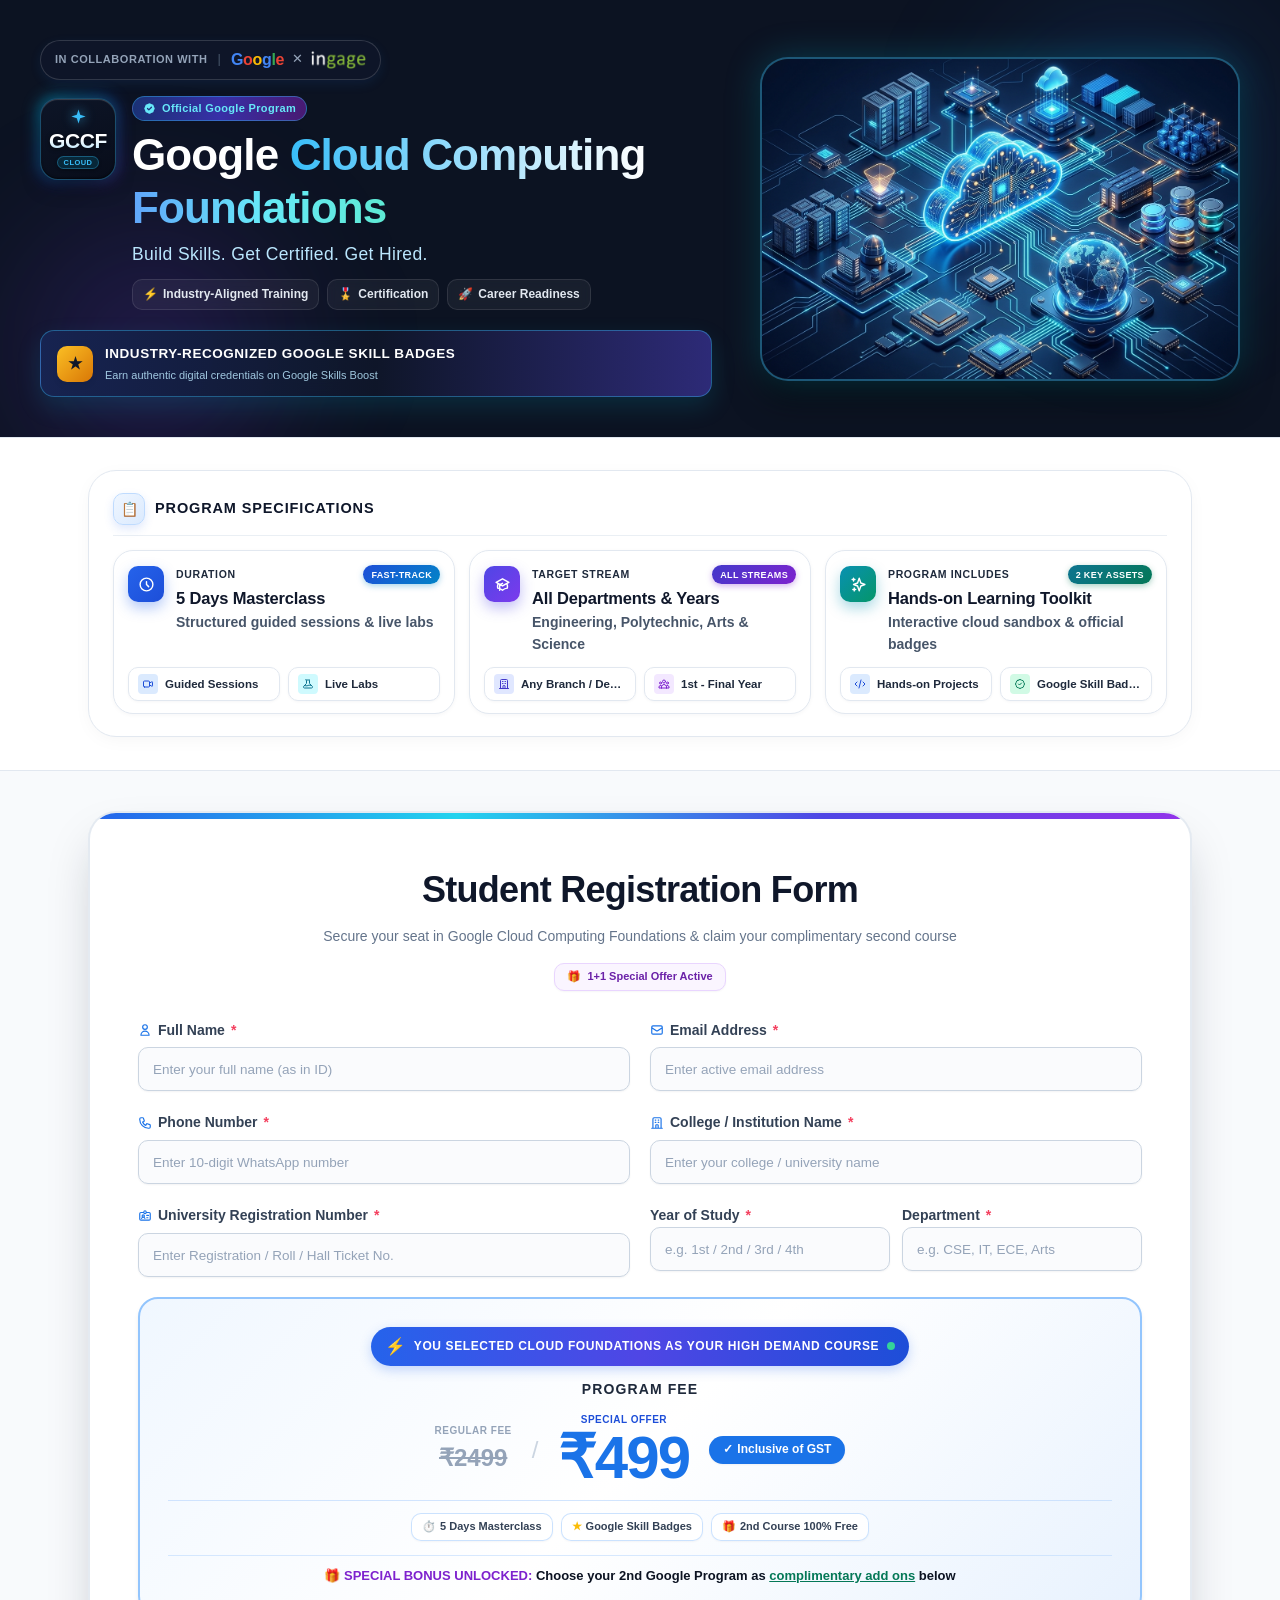
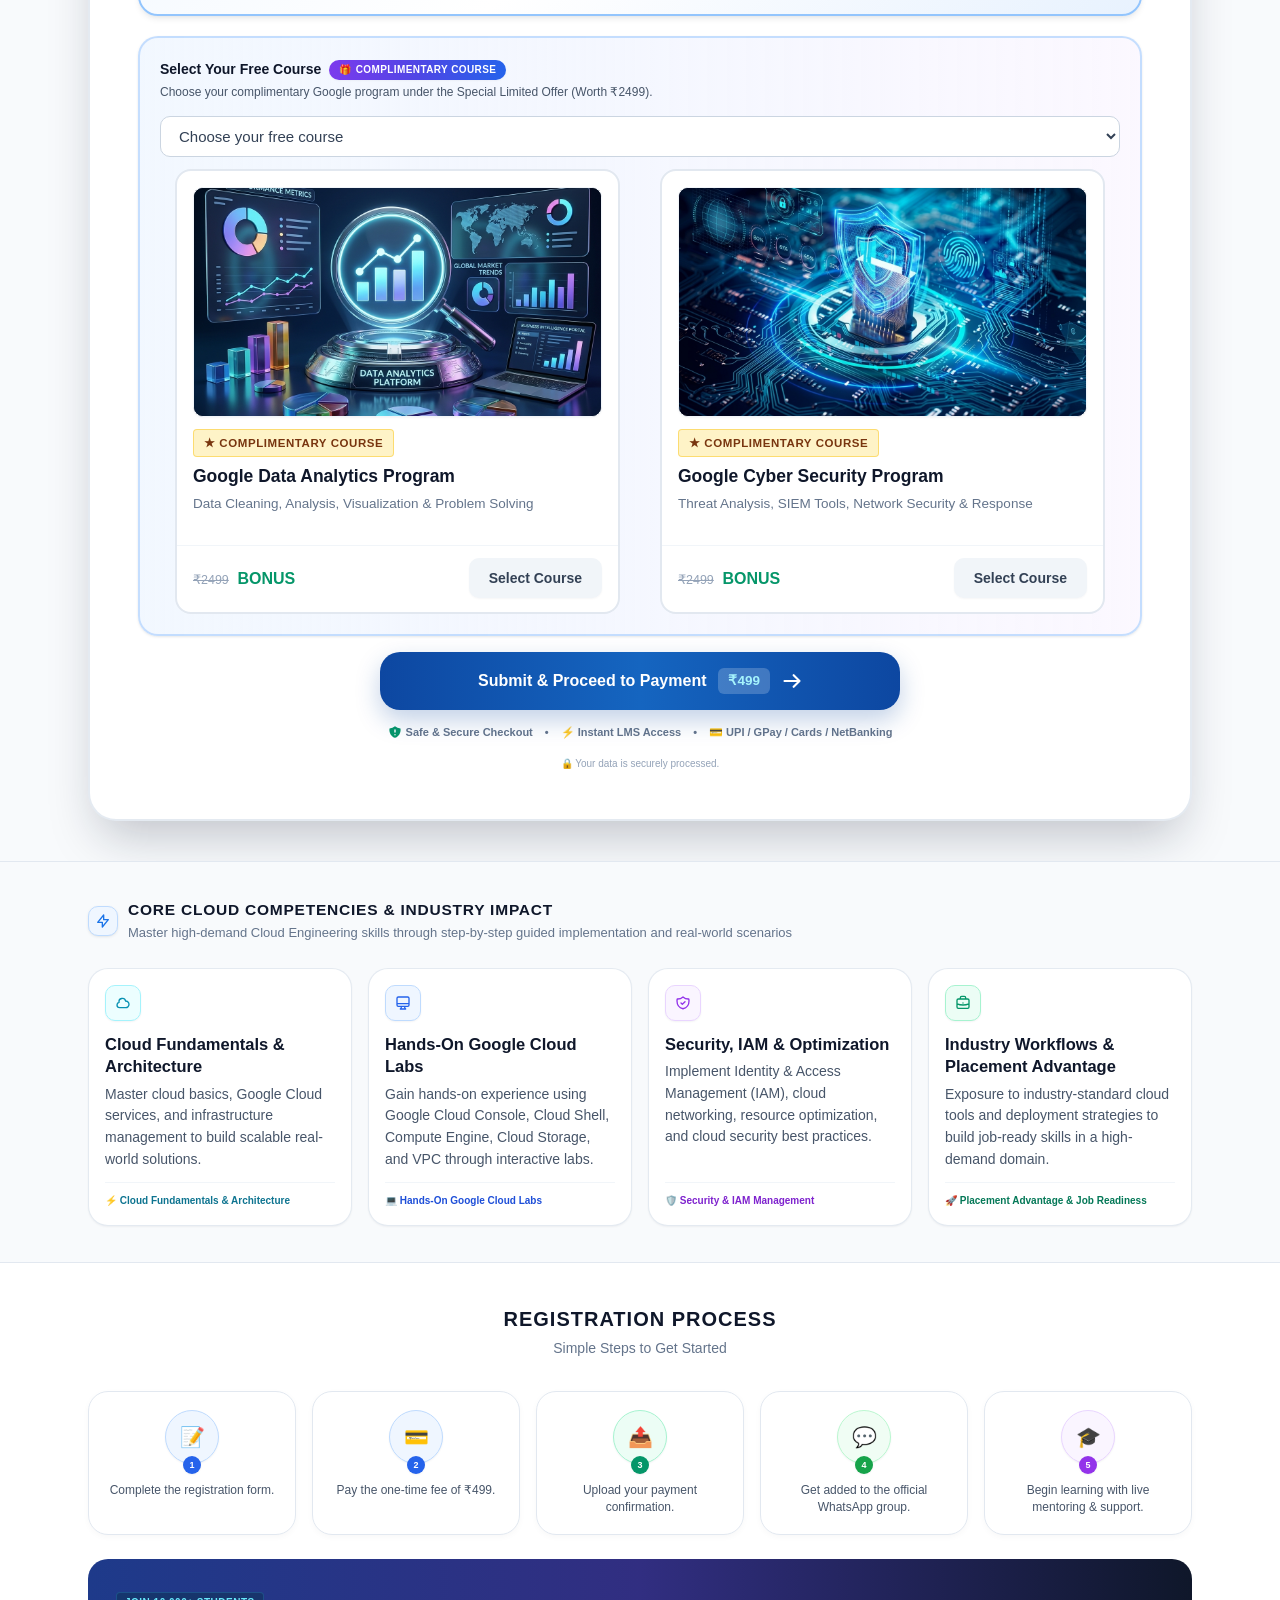
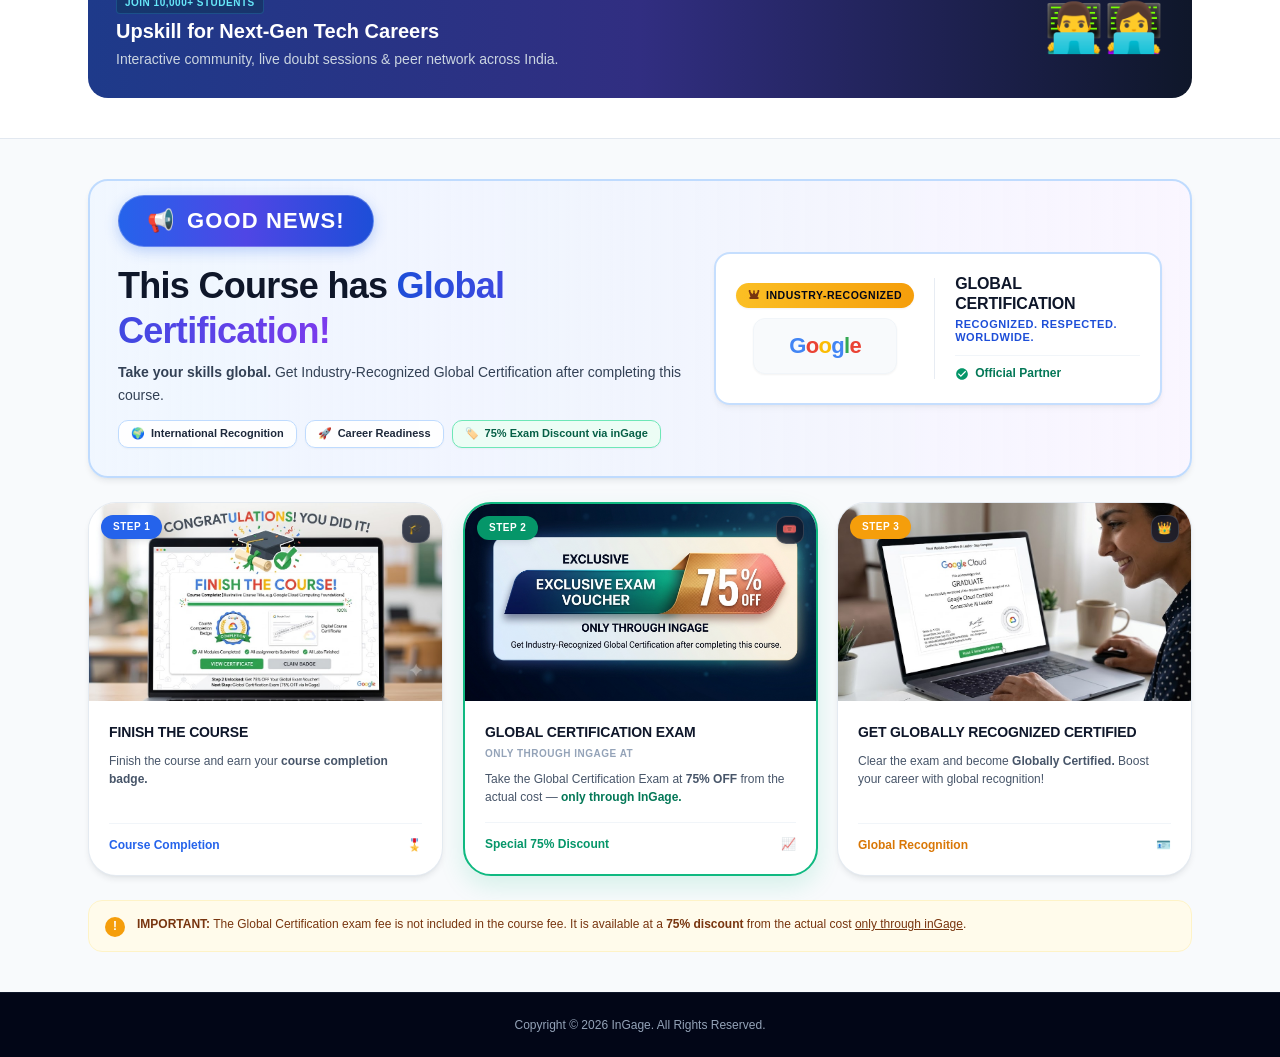
<file: GCCF_Reg/index.html>
<!DOCTYPE html>
<html lang="en">

<head>
  <meta charset="utf-8" />
  <meta content="width=device-width, initial-scale=1.0" name="viewport" />
  <title>Google Cloud Computing Foundations | inGage</title>

  <!-- Google Fonts: Plus Jakarta Sans, Caveat & Lora (Serif) -->
  <link rel="preconnect" href="https://fonts.googleapis.com" />
  <link rel="preconnect" href="https://fonts.gstatic.com" crossorigin />
  <link href="https://fonts.googleapis.com/css2?family=Caveat:wght@600;700&amp;family=Lora:ital,wght@0,400;0,500;0,600;0,700;1,400;1,600&amp;family=Plus+Jakarta+Sans:ital,wght@0,300;0,400;0,500;0,600;0,700;0,800;1,400&amp;display=swap" rel="stylesheet" />

  <!-- Apple San Francisco (SF Pro Display) Web Font -->
  <link href="https://fonts.cdnfonts.com/css/sf-pro-display" rel="stylesheet" />

  <!-- FontAwesome Icons -->
  <link rel="stylesheet" href="https://cdnjs.cloudflare.com/ajax/libs/font-awesome/6.5.1/css/all.min.css" />

  <!-- Pure Vanilla CSS3 Stylesheet -->
  <link rel="stylesheet" href="style.css" />

  <!-- 3D Flip Card Styles for Complimentary Courses -->
  <style>
    .free-course-cards-grid {
      display: flex;
      justify-content: center;
      align-items: stretch;
      gap: 40px;
      width: 100%;
    }
    .free-course-card.course-flip-card {
      flex: 1 1 0;
      width: 100%;
      max-width: 445px;
      min-height: 445px;
      position: relative;
      display: flex;
      flex-direction: column;
      justify-content: space-between;
      padding: 0 !important;
      overflow: hidden;
      border-radius: 16px;
      background-color: #ffffff;
      border: 2px solid #e2e8f0;
      transition: border-color var(--transition-base), box-shadow var(--transition-base), background-color var(--transition-base);
    }
    .free-course-card.course-flip-card:hover {
      border-color: #3b82f6;
      box-shadow: var(--shadow-lg);
    }
    .free-course-card.course-flip-card.selected {
      border-color: #2563eb !important;
      background-color: #f8fbff !important;
      box-shadow: 0 0 0 3px rgba(37, 99, 235, 0.25) !important;
    }
    .free-course-card.course-flip-card.selected .card-action-btn {
      background-color: #2563eb !important;
      color: #ffffff !important;
    }
    .course-flip-card-body {
      perspective: 1200px;
      -webkit-perspective: 1200px;
      position: relative;
      flex: 1;
      width: 100%;
      min-height: 335px;
      display: flex;
      flex-direction: column;
    }
    .course-flip-inner {
      position: relative;
      width: 100%;
      height: 100%;
      flex: 1;
      transition: transform 0.65s cubic-bezier(0.4, 0, 0.2, 1);
      transform-style: preserve-3d;
      -webkit-transform-style: preserve-3d;
      will-change: transform;
    }
    @media (hover: hover) {
      .course-flip-card-body:hover {
        z-index: 10 !important;
      }
      .course-flip-card-body:hover .course-flip-inner {
        transform: rotateY(180deg);
      }
      .course-flip-card:has(.card-fixed-buttons:hover) .course-flip-inner {
        transform: rotateY(0deg) !important;
      }
    }
    .course-flip-card.is-swapped .course-flip-inner,
    .course-flip-card.is-flipped .course-flip-inner {
      transform: rotateY(180deg);
    }
    .card-fixed-buttons {
      position: relative;
      z-index: 20 !important;
      margin-top: auto;
      padding: 12px 16px 14px 16px;
      border-top: 1px solid #f1f5f9;
      background: #ffffff;
      border-bottom-left-radius: calc(var(--radius-xl) - 2px);
      border-bottom-right-radius: calc(var(--radius-xl) - 2px);
      transition: background-color var(--transition-base), border-color var(--transition-base);
    }
    .card-fixed-buttons .card-footer-row {
      margin-top: 0 !important;
      padding-top: 0 !important;
      border-top: none !important;
      display: flex;
      align-items: center;
      justify-content: space-between;
      width: 100%;
    }
    .card-fixed-buttons .strike-2499 {
      font-size: 12.5px !important;
      color: #94a3b8;
    }
    .card-fixed-buttons .free-highlight {
      font-size: 16px !important;
      font-weight: 900 !important;
      color: #059669;
    }
    .card-fixed-buttons .card-action-btn {
      font-size: 14px !important;
      font-weight: 700 !important;
      padding: 9px 20px !important;
    }
    .free-course-card.selected .card-fixed-buttons {
      background: #f8fbff !important;
      border-top-color: rgba(37, 99, 235, 0.15) !important;
    }
    .course-flip-front,
    .course-flip-back {
      width: 100%;
      height: 100%;
      -webkit-backface-visibility: hidden;
      backface-visibility: hidden;
      box-sizing: border-box;
    }
    .course-flip-front {
      position: relative;
      transform: rotateY(0deg);
      -webkit-transform: rotateY(0deg);
      z-index: 2;
      display: flex;
      flex-direction: column;
      padding: 16px 16px 14px 16px;
      border-top-left-radius: calc(var(--radius-xl) - 2px);
      border-top-right-radius: calc(var(--radius-xl) - 2px);
      height: 100%;
      justify-content: flex-start;
    }
    .course-flip-front .card-img-banner {
      margin-bottom: 12px;
    }
    .course-flip-front .card-bonus-badge {
      font-size: 11.5px !important;
      font-weight: 800 !important;
      padding: 4px 10px !important;
      margin-bottom: 8px;
      align-self: flex-start;
    }
    .course-flip-front .card-title {
      font-size: 17.5px !important;
      font-weight: 800 !important;
      color: #0f172a;
      line-height: 1.3;
      margin-top: 0;
      margin-bottom: 6px;
    }
    .course-flip-front .card-desc {
      font-size: 13.5px !important;
      line-height: 1.5 !important;
      color: #64748b;
      margin-top: 0;
      margin-bottom: 0;
    }
    .course-flip-front .card-hover-hint,
    .card-hover-hint {
      display: none !important;
    }
    .course-flip-back {
      position: absolute;
      inset: 0;
      transform: rotateY(180deg);
      -webkit-transform: rotateY(180deg);
      z-index: 1;
      background: #ffffff;
      border: none !important;
      box-shadow: none !important;
      border-radius: 0 !important;
      border-top-left-radius: calc(var(--radius-xl) - 2px) !important;
      border-top-right-radius: calc(var(--radius-xl) - 2px) !important;
      padding: 14px 16px 10px 16px;
      display: flex;
      flex-direction: column;
      justify-content: space-between;
      overflow: hidden;
      scrollbar-width: none;
      -ms-overflow-style: none;
      text-align: left;
      transition: background-color var(--transition-base);
    }
    .course-flip-back::-webkit-scrollbar {
      display: none;
      width: 0;
      height: 0;
    }
    .free-course-card.selected .course-flip-back {
      background: #f8fbff !important;
    }
    /* Mobile Responsive (<= 768px): Card Flip Disabled on Mobile & Full Content Visible */
    @media (max-width: 768px) {
      .free-course-cards-grid {
        display: flex !important;
        flex-direction: column !important;
        align-items: stretch !important;
        gap: 20px !important;
        width: 100% !important;
        max-width: 100% !important;
      }
      .free-course-card.course-flip-card {
        width: 100% !important;
        max-width: 100% !important;
        min-height: 400px !important;
        height: auto !important;
        display: flex !important;
        flex-direction: column !important;
        justify-content: space-between !important;
        cursor: pointer !important;
        overflow: hidden !important;
        border-radius: 16px !important;
        background-color: #ffffff !important;
        border: 2px solid #e2e8f0 !important;
        margin: 0 0 16px 0 !important;
      }
      .course-flip-card-body {
        perspective: none !important;
        -webkit-perspective: none !important;
        min-height: 320px !important;
        height: auto !important;
        display: flex !important;
        flex-direction: column !important;
        flex: 1 1 auto !important;
        position: relative !important;
        width: 100% !important;
      }
      .course-flip-inner {
        transform: none !important;
        -webkit-transform: none !important;
        transform-style: flat !important;
        -webkit-transform-style: flat !important;
        transition: none !important;
        will-change: auto !important;
        min-height: 320px !important;
        height: auto !important;
        display: flex !important;
        flex-direction: column !important;
        flex: 1 1 auto !important;
        position: relative !important;
        width: 100% !important;
      }
      .course-flip-card-body:hover .course-flip-inner,
      .course-flip-card.is-swapped .course-flip-inner,
      .course-flip-card.is-flipped .course-flip-inner {
        transform: none !important;
        -webkit-transform: none !important;
      }
      .course-flip-front {
        position: relative !important;
        transform: none !important;
        -webkit-transform: none !important;
        backface-visibility: visible !important;
        -webkit-backface-visibility: visible !important;
        width: 100% !important;
        height: auto !important;
        min-height: 320px !important;
        display: flex !important;
        flex-direction: column !important;
        padding: 16px !important;
        opacity: 1 !important;
        visibility: visible !important;
      }
      .course-flip-front .card-img-banner {
        width: 100% !important;
        height: 150px !important;
        min-height: 150px !important;
        display: block !important;
        border-radius: 12px !important;
        overflow: hidden !important;
        margin-bottom: 12px !important;
        background-color: #0f172a !important;
      }
      .course-flip-front .card-img-banner img {
        width: 100% !important;
        height: 150px !important;
        min-height: 150px !important;
        object-fit: cover !important;
        display: block !important;
      }
      .course-flip-front .card-bonus-badge {
        font-size: 11.5px !important;
        font-weight: 800 !important;
        padding: 4px 10px !important;
        margin-bottom: 8px !important;
        align-self: flex-start !important;
        display: inline-flex !important;
      }
      .course-flip-front .card-title {
        font-size: 17px !important;
        font-weight: 800 !important;
        color: #0f172a !important;
        line-height: 1.3 !important;
        margin: 0 0 6px 0 !important;
        display: block !important;
      }
      .course-flip-front .card-desc {
        font-size: 13px !important;
        line-height: 1.45 !important;
        color: #64748b !important;
        margin: 0 !important;
        display: block !important;
      }
      .course-flip-back {
        display: none !important;
        visibility: hidden !important;
        opacity: 0 !important;
        pointer-events: none !important;
      }
      .card-fixed-buttons {
        display: block !important;
        width: 100% !important;
        position: relative !important;
        margin-top: auto !important;
        padding: 12px 16px 14px 16px !important;
        border-top: 1px solid #f1f5f9 !important;
        background: #ffffff !important;
      }
    }
    .popup-top-glow-blue,
    .popup-top-glow-purple,
    .popup-top-glow-cyan {
      position: absolute;
      top: 0;
      left: 0;
      right: 0;
      height: 4px;
      z-index: 10;
      pointer-events: none;
      border-top-left-radius: calc(var(--radius-xl) - 2px);
      border-top-right-radius: calc(var(--radius-xl) - 2px);
    }
    .popup-top-glow-blue {
      background: linear-gradient(90deg, #2563eb, #06b6d4, #10b981) !important;
    }
    .popup-top-glow-purple {
      background: linear-gradient(90deg, #7c3aed, #a855f7, #ec4899) !important;
    }
    .popup-top-glow-cyan {
      background: linear-gradient(90deg, #0284c7, #06b6d4, #2563eb) !important;
    }
    .popup-tag-cyan,
    .popup-tag-purple {
      display: inline-flex;
      align-items: center;
      gap: 5px;
      padding: 4px 10px;
      border-radius: var(--radius-full);
      font-size: 11.5px;
      font-weight: 800;
      letter-spacing: 0.04em;
      margin-bottom: 4px;
      text-transform: uppercase;
    }
    .flip-back-header {
      display: flex;
      align-items: flex-start;
      justify-content: space-between;
      gap: 8px;
      padding-bottom: 7px;
      border-bottom: 1px solid #f1f5f9;
      position: relative;
      z-index: 2;
    }
    .free-course-card.selected .flip-back-header {
      border-bottom-color: rgba(37, 99, 235, 0.15) !important;
    }
    .flip-back-heading {
      font-size: 17.5px;
      font-weight: 800;
      color: #0f172a;
      line-height: 1.25;
      margin: 3px 0 0 0;
    }
    .flip-back-price-pill {
      display: flex;
      flex-direction: column;
      align-items: flex-end;
      flex-shrink: 0;
    }
    .flip-strike-price {
      font-size: 12px;
      color: #94a3b8;
      text-decoration: line-through;
      line-height: 1;
    }
    .flip-free-price {
      font-size: 13.5px;
      font-weight: 900;
      color: #059669;
      background: #ecfdf5;
      padding: 3px 9px;
      border-radius: 5px;
      border: 1px solid #a7f3d0;
      margin-top: 3px;
    }
    .flip-back-stats {
      display: flex;
      align-items: center;
      justify-content: space-between;
      gap: 6px;
      margin: 7px 0;
    }
    .flip-stat-item {
      flex: 1;
      background: #f8fafc;
      border: 1px solid #e2e8f0;
      border-radius: 8px;
      padding: 6px 4px;
      display: flex;
      align-items: center;
      justify-content: center;
      gap: 5px;
      font-size: 13px;
      font-weight: 700;
      color: #334155;
    }
    .flip-stat-icon {
      font-size: 15px;
    }
    .free-course-card.selected .flip-stat-item {
      background: rgba(255, 255, 255, 0.9);
      border-color: rgba(37, 99, 235, 0.2);
    }
    .flip-back-learn-list {
      display: flex;
      flex-direction: column;
      gap: 6px;
      margin: 5px 0;
      flex: 1;
      justify-content: space-around;
    }
    .flip-learn-item {
      display: flex;
      align-items: flex-start;
      gap: 8px;
      font-size: 13.5px;
      line-height: 1.4;
      color: #334155;
      background: #f8fafc;
      padding: 6px 10px;
      border-radius: 8px;
      border: 1px solid #f1f5f9;
    }
    .flip-learn-item strong {
      font-weight: 800;
      color: #0f172a;
    }
    .free-course-card.selected .flip-learn-item {
      background: rgba(255, 255, 255, 0.9);
      border-color: rgba(37, 99, 235, 0.15);
    }
    .flip-learn-emoji {
      font-size: 16px;
      line-height: 1.1;
      flex-shrink: 0;
      margin-top: 1px;
    }
    .flip-back-footer-prompt {
      text-align: center;
      font-size: 12.5px;
      font-weight: 700;
      color: #2563eb;
      background: #eff6ff;
      padding: 6px 10px;
      border-radius: 8px;
      border: 1px dashed rgba(37, 99, 235, 0.4);
      margin-top: 5px;
    }
    .free-course-card.selected .flip-back-footer-prompt {
      background: rgba(239, 246, 255, 0.95);
      border-color: #2563eb;
    }
    .free-course-card .da-popup {
      display: none !important;
    }
  </style>
</head>

<body>
  <!-- Main Page Container Wrapper -->
  <div class="page-wrapper">

    <!-- ====================================================================
         1. HERO HEADER SECTION
         ==================================================================== -->
    <header class="hero-section" data-purpose="program-header">
      <!-- Ambient Glow Accents -->
      <div class="hero-glow-right"></div>
      <div class="hero-glow-left"></div>

      <div class="hero-grid">
        <!-- Left Hero Content: Brand, Title & Highlights -->
        <div class="hero-content">
          <!-- Official Collaboration Pill -->
          <div class="collab-pill">
            <span class="collab-label">In collaboration with</span>
            <span class="collab-divider">|</span>
            <div class="collab-logos">
              <span class="google-text-logo">
                <span class="google-blue">G</span><span class="google-red">o</span><span
                  class="google-yellow">o</span><span class="google-blue">g</span><span
                  class="google-green">l</span><span class="google-red">e</span>
              </span>
              <span class="collab-x">✕</span>
              <img src="../src/ingage-logo-white.png" alt="inGage Technologies" class="collab-ingage-logo" />
            </div>
          </div>

          <!-- Title & 3D Emblem Group -->
          <div class="hero-title-group">
            <!-- 3D AI Glowing Emblem -->
            <div class="hero-emblem">
              <div class="hero-emblem-glow"></div>
              <div class="hero-emblem-inner">
                <svg class="hero-emblem-spark" fill="currentColor" viewBox="0 0 24 24">
                  <path d="M12 2L14.4 9.6L22 12L14.4 14.4L12 22L9.6 14.4L2 12L9.6 9.6L12 2Z"></path>
                </svg>
                <span class="hero-emblem-text">GCCF</span>
                <span class="hero-emblem-subtag">CLOUD</span>
              </div>
            </div>

            <!-- Program Title & Badges -->
            <div class="hero-title-wrap">
              <div class="official-program-badge">
                <svg class="official-badge-icon" fill="currentColor" viewBox="0 0 20 20">
                  <path clip-rule="evenodd"
                    d="M6.267 3.455a3.066 3.066 0 001.745-.723 3.066 3.066 0 013.976 0 3.066 3.066 0 001.745.723 3.066 3.066 0 012.812 2.812c.051.643.304 1.254.723 1.745a3.066 3.066 0 010 3.976 3.066 3.066 0 00-.723 1.745 3.066 3.066 0 01-2.812 2.812 3.066 3.066 0 00-1.745.723 3.066 3.066 0 01-3.976 0 3.066 3.066 0 00-1.745-.723 3.066 3.066 0 01-2.812-2.812 3.066 3.066 0 00-.723-1.745 3.066 3.066 0 010-3.976 3.066 3.066 0 00.723-1.745 3.066 3.066 0 012.812-2.812zm7.44 5.252a1 1 0 00-1.414-1.414L9 10.586 7.707 9.293a1 1 0 00-1.414 1.414l2 2a1 1 0 001.414 0l4-4z"
                    fill-rule="evenodd"></path>
                </svg>
                <span>Official Google Program</span>
              </div>

              <h1 class="hero-title font-san-francisco">
                Google <span class="shimmer-text font-san-francisco">Cloud Computing</span> <span
                  class="hero-title-accent font-san-francisco">Foundations</span>
              </h1>

              <p class="hero-tagline">
                Build Skills. Get Certified. Get Hired.
              </p>

              <!-- Micro Value-Prop Feature Pills -->
              <div class="hero-pills">
                <div class="hero-pill">
                  <span>⚡</span>
                  <span>Industry-Aligned Training</span>
                </div>
                <div class="hero-pill">
                  <span>🎖️</span>
                  <span>Certification</span>
                </div>
                <div class="hero-pill">
                  <span>🚀</span>
                  <span>Career Readiness</span>
                </div>
              </div>
            </div>
          </div>

          <!-- Enhanced Accreditation Banner -->
          <div class="hero-accreditation">
            <div class="accredit-star">★</div>
            <div class="accredit-text">
              <div class="accredit-title font-san-francisco">
                INDUSTRY-RECOGNIZED GOOGLE SKILL BADGES
              </div>
              <p class="accredit-desc">Earn authentic digital credentials on Google Skills Boost</p>
            </div>
          </div>
        </div>

        <!-- Right Hero Visual Illustration with Curved Borders -->
        <div class="hero-visual">
          <div class="hero-curved-img-wrap">
            <img src="../src/gccf-card-bg.jpg" alt="Google Cloud Computing Foundations"
              loading="eager" />
          </div>
        </div>
      </div>
    </header>
    <!-- ====================================================================
         2. PROGRAM SPECIFICATIONS & LEARNING OUTCOMES
         ==================================================================== -->
    <section class="specs-section" data-purpose="learning-outcomes">
      <div class="content-container">

        <!-- Program Specifications Card (Compact & Symmetrical) -->
        <div class="specs-card scroll-reveal">
          <div class="specs-shimmer-top"></div>

          <!-- Card Header -->
          <div class="specs-header">
            <div class="specs-title-group">
              <span class="specs-icon">📋</span>
              <h3 class="specs-heading font-san-francisco">
                Program Specifications
              </h3>
            </div>
          </div>

          <!-- 3-Column Specifications Grid -->
          <div class="specs-grid">
            <!-- Box 1: Duration -->
            <div class="spec-item spec-item-blue">
              <div class="spec-top">
                <div class="spec-icon-box spec-icon-blue">
                  <svg fill="none" stroke="currentColor" viewBox="0 0 24 24">
                    <path stroke-linecap="round" stroke-linejoin="round" stroke-width="2"
                      d="M12 8v4l3 3m6-3a9 9 0 11-18 0 9 9 0 0118 0z"></path>
                  </svg>
                </div>
                <div class="spec-info">
                  <div class="spec-header-row">
                    <span class="spec-cat-label">Duration</span>
                    <span class="spec-badge spec-badge-blue">Fast-Track</span>
                  </div>
                  <div class="spec-title">5 Days Masterclass</div>
                  <p class="spec-desc">Structured guided sessions &amp; live labs</p>
                </div>
              </div>
              <div class="spec-pills-grid">
                <div class="spec-pill-btn">
                  <span class="spec-pill-icon pill-icon-blue">
                    <svg fill="none" stroke="currentColor" viewBox="0 0 24 24">
                      <path stroke-linecap="round" stroke-linejoin="round" stroke-width="2"
                        d="M15 10l4.553-2.276A1 1 0 0121 8.618v6.764a1 1 0 01-1.447.894L15 14M5 18h8a2 2 0 002-2V8a2 2 0 00-2-2H5a2 2 0 00-2 2v8a2 2 0 002 2z">
                      </path>
                    </svg>
                  </span>
                  <span>Guided Sessions</span>
                </div>
                <div class="spec-pill-btn">
                  <span class="spec-pill-icon pill-icon-cyan">
                    <svg fill="none" stroke="currentColor" viewBox="0 0 24 24">
                      <path stroke-linecap="round" stroke-linejoin="round" stroke-width="2"
                        d="M19.428 15.428a2 2 0 00-1.022-.547l-2.387-.477a6 6 0 00-3.86.517l-.318.158a6 6 0 01-3.86.517L6.05 15.21a2 2 0 00-1.806.547M8 4h8l-1 1v5.172a2 2 0 00.586 1.414l5 5c1.26 1.26.367 3.414-1.415 3.414H4.828c-1.782 0-2.674-2.154-1.414-3.414l5-5A2 2 0 009 10.172V5L8 4z">
                      </path>
                    </svg>
                  </span>
                  <span>Live Labs</span>
                </div>
              </div>
            </div>

            <!-- Box 2: Target Stream -->
            <div class="spec-item spec-item-indigo">
              <div class="spec-top">
                <div class="spec-icon-box spec-icon-indigo">
                  <svg fill="none" stroke="currentColor" viewBox="0 0 24 24">
                    <path stroke-linecap="round" stroke-linejoin="round" stroke-width="2"
                      d="M12 14l9-5-9-5-9 5 9 5zm0 0l6.16-3.422a12.083 12.083 0 01.665 6.479A11.952 11.952 0 0012 20.055a11.952 11.952 0 00-6.824-2.998 12.078 12.078 0 01.665-6.479L12 14zm-4 6v-7.5l4-2.222">
                    </path>
                  </svg>
                </div>
                <div class="spec-info">
                  <div class="spec-header-row">
                    <span class="spec-cat-label">Target Stream</span>
                    <span class="spec-badge spec-badge-indigo">All Streams</span>
                  </div>
                  <div class="spec-title">All Departments &amp; Years</div>
                  <p class="spec-desc">Engineering, Polytechnic, Arts &amp; Science</p>
                </div>
              </div>
              <div class="spec-pills-grid">
                <div class="spec-pill-btn">
                  <span class="spec-pill-icon pill-icon-indigo">
                    <svg fill="none" stroke="currentColor" viewBox="0 0 24 24">
                      <path stroke-linecap="round" stroke-linejoin="round" stroke-width="2"
                        d="M19 21V5a2 2 0 00-2-2H7a2 2 0 00-2 2v16m14 0h2m-2 0h-5m-9 0H3m2 0h5M9 7h1m-1 4h1m4-4h1m-1 4h1m-5 10v-5a1 1 0 011-1h2a1 1 0 011 1v5m-4 0h4">
                      </path>
                    </svg>
                  </span>
                  <span>Any Branch / Degree</span>
                </div>
                <div class="spec-pill-btn">
                  <span class="spec-pill-icon pill-icon-purple">
                    <svg fill="none" stroke="currentColor" viewBox="0 0 24 24">
                      <path stroke-linecap="round" stroke-linejoin="round" stroke-width="2"
                        d="M17 20h5v-2a3 3 0 00-5.356-1.857M17 20H7m10 0v-2c0-.656-.126-1.283-.356-1.857M7 20H2v-2a3 3 0 015.356-1.857M7 20v-2c0-.656.126-1.283.356-1.857m0 0a5.002 5.002 0 019.288 0M15 7a3 3 0 11-6 0 3 3 0 016 0zm6 3a2 2 0 11-4 0 2 2 0 014 0zM7 10a2 2 0 11-4 0 2 2 0 014 0z">
                      </path>
                    </svg>
                  </span>
                  <span>1st - Final Year</span>
                </div>
              </div>
            </div>

            <!-- Box 3: Program Includes -->
            <div class="spec-item spec-item-cyan">
              <div class="spec-top">
                <div class="spec-icon-box spec-icon-cyan">
                  <svg fill="none" stroke="currentColor" viewBox="0 0 24 24">
                    <path stroke-linecap="round" stroke-linejoin="round" stroke-width="2"
                      d="M5 3v4M3 5h4M6 17v4m-2-2h4m5-16l2.286 6.857L21 12l-5.714 2.143L13 21l-2.286-6.857L5 12l5.714-2.143L13 3z">
                    </path>
                  </svg>
                </div>
                <div class="spec-info">
                  <div class="spec-header-row">
                    <span class="spec-cat-label">Program Includes</span>
                    <span class="spec-badge spec-badge-cyan">2 Key Assets</span>
                  </div>
                  <div class="spec-title">Hands-on Learning Toolkit</div>
                  <p class="spec-desc">Interactive cloud sandbox &amp; official badges</p>
                </div>
              </div>
              <div class="spec-pills-grid">
                <div class="spec-pill-btn">
                  <span class="spec-pill-icon pill-icon-blue">
                    <svg fill="none" stroke="currentColor" viewBox="0 0 24 24">
                      <path stroke-linecap="round" stroke-linejoin="round" stroke-width="2"
                        d="M10 20l4-16m4 4l4 4-4 4M6 16l-4-4 4-4"></path>
                    </svg>
                  </span>
                  <span>Hands-on Projects</span>
                </div>
                <div class="spec-pill-btn">
                  <span class="spec-pill-icon pill-icon-emerald">
                    <svg fill="none" stroke="currentColor" viewBox="0 0 24 24">
                      <path stroke-linecap="round" stroke-linejoin="round" stroke-width="2"
                        d="M9 12l2 2 4-4M7.835 4.697a3.42 3.42 0 001.946-.806 3.42 3.42 0 014.438 0 3.42 3.42 0 001.946.806 3.42 3.42 0 013.138 3.138 3.42 3.42 0 00.806 1.946 3.42 3.42 0 010 4.438 3.42 3.42 0 00-.806 1.946 3.42 3.42 0 01-3.138 3.138 3.42 3.42 0 00-1.946.806 3.42 3.42 0 01-4.438 0 3.42 3.42 0 00-1.946-.806 3.42 3.42 0 01-3.138-3.138 3.42 3.42 0 00-.806-1.946 3.42 3.42 0 010-4.438 3.42 3.42 0 00.806-1.946 3.42 3.42 0 013.138-3.138z">
                      </path>
                    </svg>
                  </span>
                  <span>Google Skill Badges</span>
                </div>
              </div>
            </div>
          </div>
        </div>

      </div>
    </section>

    <!-- ====================================================================
         3. STUDENT REGISTRATION FORM & PRICING
         ==================================================================== -->
    <main class="reg-section" id="registration-section" data-purpose="registration-form-section">
      <div class="content-container">

        <div class="reg-form-card scroll-reveal" id="student-registration-card">
          <div class="reg-top-glow-line"></div>

          <!-- Section Heading -->
          <div class="reg-header">
            <h2 class="reg-heading font-san-francisco">
              Student Registration Form
            </h2>
            <p class="reg-subheading">
              Secure your seat in Google Cloud Computing Foundations &amp; claim your complimentary second course
            </p>

            <!-- Trust Seals Ribbon -->
            <div class="reg-trust-ribbon">
              <div class="trust-badge-purple">
                <span>🎁</span>
                <span>1+1 Special Offer Active</span>
              </div>
            </div>
          </div>

          <!-- The Registration Form -->
          <form id="registration-form" method="POST" onsubmit="event.preventDefault(); handleFormSubmit();">
            <div class="form-fields-grid">

              <!-- Full Name -->
              <div class="form-group">
                <label class="form-label" for="full-name">
                  <svg fill="none" stroke="currentColor" viewBox="0 0 24 24">
                    <path stroke-linecap="round" stroke-linejoin="round" stroke-width="2"
                      d="M16 7a4 4 0 11-8 0 4 4 0 018 0zM12 14a7 7 0 00-7 7h14a7 7 0 00-7-7z"></path>
                  </svg>
                  <span>Full Name</span>
                  <span class="form-req">*</span>
                </label>
                <input class="form-input" id="full-name" name="fullName" placeholder="Enter your full name (as in ID)"
                  required="" type="text" />
              </div>

              <!-- Email Address -->
              <div class="form-group">
                <label class="form-label" for="email">
                  <svg fill="none" stroke="currentColor" viewBox="0 0 24 24">
                    <path stroke-linecap="round" stroke-linejoin="round" stroke-width="2"
                      d="M3 8l7.89 5.26a2 2 0 002.22 0L21 8M5 19h14a2 2 0 002-2V7a2 2 0 00-2-2H5a2 2 0 00-2 2v10a2 2 0 002 2z">
                    </path>
                  </svg>
                  <span>Email Address</span>
                  <span class="form-req">*</span>
                </label>
                <input class="form-input" id="email" name="email" placeholder="Enter active email address" required=""
                  type="email" />
              </div>

              <!-- Phone Number -->
              <div class="form-group">
                <label class="form-label" for="phone">
                  <svg fill="none" stroke="currentColor" viewBox="0 0 24 24">
                    <path stroke-linecap="round" stroke-linejoin="round" stroke-width="2"
                      d="M3 5a2 2 0 012-2h3.28a1 1 0 01.948.684l1.498 4.493a1 1 0 01-.502 1.21l-2.257 1.13a11.042 11.042 0 005.516 5.516l1.13-2.257a1 1 0 011.21-.502l4.493 1.498a1 1 0 01.684.949V19a2 2 0 01-2 2h-1C9.716 21 3 14.284 3 6V5z">
                    </path>
                  </svg>
                  <span>Phone Number</span>
                  <span class="form-req">*</span>
                </label>
                <input class="form-input" id="phone" name="phone" pattern="[0-9]{10}"
                  placeholder="Enter 10-digit WhatsApp number" required="" type="tel" />
              </div>

              <!-- College / Institution Name -->
              <div class="form-group">
                <label class="form-label" for="college-name">
                  <svg fill="none" stroke="currentColor" viewBox="0 0 24 24">
                    <path stroke-linecap="round" stroke-linejoin="round" stroke-width="2"
                      d="M19 21V5a2 2 0 00-2-2H7a2 2 0 00-2 2v16m14 0h2m-2 0h-5m-9 0H3m2 0h5M9 7h1m-1 4h1m4-4h1m-1 4h1m-5 10v-5a1 1 0 011-1h2a1 1 0 011 1v5m-4 0h4">
                    </path>
                  </svg>
                  <span>College / Institution Name</span>
                  <span class="form-req">*</span>
                </label>
                <input class="form-input" id="college-name" name="collegeName"
                  placeholder="Enter your college / university name" required="" type="text" />
              </div>

              <!-- University Registration Number -->
              <div class="form-group">
                <label class="form-label" for="reg-number">
                  <svg fill="none" stroke="currentColor" viewBox="0 0 24 24">
                    <path stroke-linecap="round" stroke-linejoin="round" stroke-width="2"
                      d="M10 6H5a2 2 0 00-2 2v9a2 2 0 002 2h14a2 2 0 002-2V8a2 2 0 00-2-2h-5m-4 0V5a2 2 0 114 0v1m-4 0a2 2 0 104 0m-5 8a2 2 0 100-4 2 2 0 000 4zm0 0c1.306 0 2.417.835 2.83 2M9 14a3.001 3.001 0 00-2.83 2M15 11h3m-3 4h2">
                    </path>
                  </svg>
                  <span>University Registration Number</span>
                  <span class="form-req">*</span>
                </label>
                <input class="form-input" id="reg-number" name="regNumber"
                  placeholder="Enter Registration / Roll / Hall Ticket No." required="" type="text" />
              </div>

              <!-- Year of Study & Department -->
              <div class="form-group">
                <div class="form-subgrid">
                  <div>
                    <label class="form-label" for="year-of-study">
                      <span>Year of Study</span>
                      <span class="form-req">*</span>
                    </label>
                    <input class="form-input" id="year-of-study" name="yearOfStudy"
                      placeholder="e.g. 1st / 2nd / 3rd / 4th" required="" type="text" />
                  </div>
                  <div>
                    <label class="form-label" for="department">
                      <span>Department</span>
                      <span class="form-req">*</span>
                    </label>
                    <input class="form-input" id="department" name="department" placeholder="e.g. CSE, IT, ECE, Arts"
                      required="" type="text" />
                  </div>
                </div>
              </div>

              <!-- Selected High Demand Course & Program Fee Pass Card -->
              <div class="selected-course-pass-card" data-purpose="selected-course-pricing-card">
                <!-- High Demand Course Selection Announcement -->
                <div class="selected-badge-pill">
                  <span class="selected-badge-icon">⚡</span>
                  <span class="selected-badge-text">YOU SELECTED CLOUD FOUNDATIONS AS YOUR HIGH DEMAND COURSE</span>
                  <span class="pulse-dot-green"></span>
                </div>

                <h3 class="pass-heading">
                  PROGRAM FEE
                </h3>

                <!-- Pricing Display -->
                <div class="pricing-row">
                  <div class="regular-fee-col">
                    <span class="fee-label">Regular Fee</span>
                    <span class="strike-fee">₹2499</span>
                  </div>

                  <span class="fee-slash">/</span>

                  <div class="student-fee-col">
                    <span class="student-label">SPECIAL OFFER</span>
                    <span class="student-fee-number">₹499</span>
                  </div>

                  <div class="gst-badge">
                    <span>✓</span> Inclusive of GST
                  </div>
                </div>

                <!-- Value Highlights Micro-Bar -->
                <div class="pass-highlights-bar">
                  <span class="pass-pill-chip">
                    <strong class="google-blue">⏱️</strong> 5 Days Masterclass
                  </span>
                  <span class="pass-pill-chip">
                    <strong class="google-yellow">★</strong> Google Skill Badges
                  </span>
                  <span class="pass-pill-chip">
                    <strong class="google-red">🎁</strong> 2nd Course 100% Free
                  </span>
                </div>

                <!-- Bridge to Complimentary Course Selection -->
                <div class="pass-bridge-note">
                  <span>🎁 <span class="bonus-unlocked-tag">SPECIAL BONUS UNLOCKED:</span> Choose your 2nd Google
                    Program as <span class="bonus-free-underline">complimentary add ons</span> below</span>
                </div>
              </div>

              <!-- Free Course Selection Section -->
              <div class="free-course-select-block">
                <div class="free-course-header-row">
                  <div>
                    <div class="free-course-title-group">
                      <label class="free-course-label" for="free-course">Select Your Free Course</label>
                      <span class="bonus-pill-tag">
                        <span>🎁</span> Complimentary Course
                      </span>
                    </div>
                    <p class="free-course-subtitle">Choose your complimentary Google program under the Special Limited
                      Offer (Worth ₹2499).</p>
                  </div>
                </div>

                <!-- Native select for form submission & accessibility -->
                <div class="native-dropdown-wrap">
                  <select class="form-select" id="free-course" name="freeCourse" onchange="syncFromDropdown(this.value)"
                    required="">
                    <option disabled="" selected="" value="">Choose your free course</option>
                    <option value="data-analytics">Google Data Analytics Program</option>
                    <option value="cyber-security">Google Cyber Security Program</option>
                  </select>
                </div>

                <!-- Interactive Selectable Course Cards -->
                <div class="free-course-cards-grid" id="course-cards-container">

                  <!-- Card 1: Google Data Analytics -->
                  <div class="free-course-card course-flip-card" id="card-data-analytics" onclick="selectCourse('data-analytics')"
                    role="button" tabindex="0">

                    <div class="course-flip-card-body">
                      <div class="course-flip-inner">
                        <!-- Front Face -->
                        <div class="course-flip-front">
                          <div class="card-img-banner">
                            <img src="../src/data-analytics-card-bg.jpg" alt="Google Data Analytics Program" loading="lazy" />
                          </div>
                          <div class="card-bonus-badge">★ Complimentary Course</div>
                          <h4 class="card-title">Google Data Analytics Program</h4>
                          <p class="card-desc">Data Cleaning, Analysis, Visualization &amp; Problem Solving</p>
                        </div>

                        <!-- Back Face (Curriculum & Details) -->
                        <div class="course-flip-back">
                          <div class="popup-top-glow-blue"></div>
                          <div class="flip-back-header">
                            <div>
                              <div class="popup-tag-cyan">★ Complimentary Course</div>
                              <h4 class="flip-back-heading">Google Data Analytics Program</h4>
                            </div>
                          </div>

                          <div class="flip-back-stats">
                            <div class="flip-stat-item">
                              <span class="flip-stat-icon">⏱️</span>
                              <span class="flip-stat-text">5 Days</span>
                            </div>
                            <div class="flip-stat-item">
                              <span class="flip-stat-icon">🛠️</span>
                              <span class="flip-stat-text">Skill Badges</span>
                            </div>
                            <div class="flip-stat-item">
                              <span class="flip-stat-icon">🎯</span>
                              <span class="flip-stat-text">All Depts</span>
                            </div>
                          </div>

                          <!-- 4 Key Curriculum Points -->
                          <div class="flip-back-learn-list">
                            <div class="flip-learn-item">
                              <span class="flip-learn-emoji">📊</span>
                              <div><strong>Data Cleaning &amp; SQL:</strong> Clean, validate &amp; prepare raw datasets</div>
                            </div>
                            <div class="flip-learn-item">
                              <span class="flip-learn-emoji">📈</span>
                              <div><strong>Predictive Analytics:</strong> Forecast trends &amp; derive actionable insights</div>
                            </div>
                            <div class="flip-learn-item">
                              <span class="flip-learn-emoji">📉</span>
                              <div><strong>Dashboards &amp; Tableau:</strong> Build visual reports to optimize decisions</div>
                            </div>
                            <div class="flip-learn-item">
                              <span class="flip-learn-emoji">☁️</span>
                              <div><strong>Cloud Pipelines:</strong> Build and run analytics on Google Cloud</div>
                            </div>
                          </div>

                        </div>
                      </div>
                    </div>

                    <!-- FIXED TWO BUTTONS / FOOTER IN SAME PLACE (Never flips, always static) -->
                    <div class="card-fixed-buttons">
                      <div class="card-footer-row">
                        <div>
                          <span class="strike-2499">₹2499</span>
                          <span class="free-highlight">BONUS</span>
                        </div>
                        <button class="card-action-btn action-btn" type="button">Select Course</button>
                      </div>
                    </div>
                  </div>

                  <!-- Card 2: Google Cyber Security -->
                  <div class="free-course-card course-flip-card" id="card-cyber-security" onclick="selectCourse('cyber-security')"
                    role="button" tabindex="0">

                    <div class="course-flip-card-body">
                      <div class="course-flip-inner">
                        <!-- Front Face -->
                        <div class="course-flip-front">
                          <div class="card-img-banner">
                            <img src="../src/cyber-security-card-bg.jpg" alt="Google Cyber Security Program" loading="lazy" />
                          </div>
                          <div class="card-bonus-badge">★ Complimentary Course</div>
                          <h4 class="card-title">Google Cyber Security Program</h4>
                          <p class="card-desc">Threat Analysis, SIEM Tools, Network Security &amp; Response</p>
                        </div>

                        <!-- Back Face (Curriculum & Details) -->
                        <div class="course-flip-back">
                          <div class="popup-top-glow-purple"></div>
                          <div class="flip-back-header">
                            <div>
                              <div class="popup-tag-purple">★ Complimentary Course</div>
                              <h4 class="flip-back-heading">Google Cyber Security Program</h4>
                            </div>
                          </div>

                          <div class="flip-back-stats">
                            <div class="flip-stat-item">
                              <span class="flip-stat-icon">⏱️</span>
                              <span class="flip-stat-text">5 Days</span>
                            </div>
                            <div class="flip-stat-item">
                              <span class="flip-stat-icon">🛠️</span>
                              <span class="flip-stat-text">Skill Badges</span>
                            </div>
                            <div class="flip-stat-item">
                              <span class="flip-stat-icon">🎯</span>
                              <span class="flip-stat-text">All Depts</span>
                            </div>
                          </div>

                          <!-- 4 Key Curriculum Points -->
                          <div class="flip-back-learn-list">
                            <div class="flip-learn-item">
                              <span class="flip-learn-emoji">🛡️</span>
                              <div><strong>Threat Defense:</strong> Detect vulnerabilities &amp; mitigate cyber risks</div>
                            </div>
                            <div class="flip-learn-item">
                              <span class="flip-learn-emoji">🌐</span>
                              <div><strong>Network Security:</strong> Configure firewalls, IDS &amp; access controls</div>
                            </div>
                            <div class="flip-learn-item">
                              <span class="flip-learn-emoji">🔍</span>
                              <div><strong>SIEM &amp; Forensics:</strong> Analyze logs &amp; manage security incidents</div>
                            </div>
                            <div class="flip-learn-item">
                              <span class="flip-learn-emoji">🐍</span>
                              <div><strong>Python Automation:</strong> Automate defense with Python scripts</div>
                            </div>
                          </div>

                        </div>
                      </div>
                    </div>

                    <!-- FIXED TWO BUTTONS / FOOTER IN SAME PLACE (Never flips, always static) -->
                    <div class="card-fixed-buttons">
                      <div class="card-footer-row">
                        <div>
                          <span class="strike-2499">₹2499</span>
                          <span class="free-highlight">BONUS</span>
                        </div>
                        <button class="card-action-btn action-btn" type="button">Select Course</button>
                      </div>
                    </div>
                  </div>

                </div>

                <!-- Active Confirmation Pill -->
                <div class="selected-confirmation-pill hidden" id="selected-confirmation-pill">
                  <div style="display: flex; align-items: center; gap: 8px;">
                    <span class="confirm-check-badge">✓</span>
                    <span>Selected Complimentary Course: <strong id="selected-course-title"
                        style="font-weight: 900; font-size: 13px;">None</strong></span>
                  </div>
                </div>
              </div>

            </div>

            <!-- Submit Button & Trust Area -->
            <div class="reg-submit-area">
              <button class="btn-submit-main" type="submit">
                <span>Submit &amp; Proceed to Payment</span>
                <span class="submit-fee-chip">₹499</span>
                <svg fill="none" stroke="currentColor" viewBox="0 0 24 24">
                  <path d="M14 5l7 7m0 0l-7 7m7-7H3" stroke-linecap="round" stroke-linejoin="round" stroke-width="2.5">
                  </path>
                </svg>
              </button>

              <div class="security-trust-row">
                <span class="security-trust-item">
                  <svg fill="currentColor" viewBox="0 0 20 20">
                    <path clip-rule="evenodd"
                      d="M10 1.944A11.954 11.954 0 012.166 5C2.056 5.649 2 6.319 2 7c0 5.225 3.34 9.67 8 11.317C14.66 16.67 18 12.225 18 7c0-.682-.057-1.35-.166-2.001A11.954 11.954 0 0110 1.944zM11 14a1 1 0 11-2 0 1 1 0 012 0zm0-7a1 1 0 10-2 0v3a1 1 0 102 0V7z"
                      fill-rule="evenodd"></path>
                  </svg>
                  <span>Safe &amp; Secure Checkout</span>
                </span>
                <span>•</span>
                <span>⚡ Instant LMS Access</span>
                <span>•</span>
                <span>💳 UPI / GPay / Cards / NetBanking</span>
              </div>
            </div>

            <p class="reg-privacy-note">
              🔒 Your data is securely processed.
            </p>
          </form>
        </div>

      </div>
    </main>

    <!-- ====================================================================
         4. CORE AI COMPETENCIES & INDUSTRY IMPACT
         ==================================================================== -->
    <section class="curriculum-section" data-purpose="core-competencies">
      <div class="content-container">

        <!-- Section Title: Core AI Competencies -->
        <div class="curriculum-header scroll-reveal">
          <div class="curriculum-title-wrap">
            <span class="curriculum-icon-badge">
              <svg fill="none" stroke="currentColor" viewBox="0 0 24 24">
                <path d="M13 10V3L4 14h7v7l9-11h-7z" stroke-linecap="round" stroke-linejoin="round" stroke-width="2">
                </path>
              </svg>
            </span>
            <div>
              <h2 class="curriculum-heading font-san-francisco">
                Core Cloud Competencies &amp; Industry Impact
              </h2>
              <p class="curriculum-subtext">Master high-demand Cloud Engineering skills through step-by-step guided
                implementation and real-world scenarios</p>
            </div>
          </div>
        </div>

        <!-- 4 Core Cloud Learning Modules Grid (Short, Attractive Copy) -->
        <div class="curriculum-grid">
          <!-- Card 1: Cloud Fundamentals & Architecture -->
          <article class="module-card module-card-cyan scroll-reveal">
            <div>
              <div class="module-icon-wrap module-icon-cyan">
                <svg fill="none" stroke="currentColor" viewBox="0 0 24 24">
                  <path stroke-linecap="round" stroke-linejoin="round" stroke-width="2"
                    d="M3 15a4 4 0 004 4h9a5 5 0 10-.1-9.999 5.002 5.002 0 00-9.78 2.096A4.001 4.001 0 003 15z"></path>
                </svg>
              </div>
              <h3 class="module-title">Cloud Fundamentals &amp; Architecture</h3>
              <p class="module-desc">
                Master cloud basics, Google Cloud services, and infrastructure management to build scalable real-world solutions.
              </p>
            </div>
            <div class="module-footer-pill">
              <span>⚡ Cloud Fundamentals &amp; Architecture</span>
              <span class="module-arrow">→</span>
            </div>
          </article>

          <!-- Card 2: Hands-On Google Cloud Labs -->
          <article class="module-card module-card-blue scroll-reveal">
            <div>
              <div class="module-icon-wrap module-icon-blue">
                <svg fill="none" stroke="currentColor" viewBox="0 0 24 24">
                  <path stroke-linecap="round" stroke-linejoin="round" stroke-width="2"
                    d="M9.75 17L9 20l-1 1h8l-1-1-.75-3M3 13h18M5 17h14a2 2 0 002-2V5a2 2 0 00-2-2H5a2 2 0 00-2 2v10a2 2 0 002 2z">
                  </path>
                </svg>
              </div>
              <h3 class="module-title">Hands-On Google Cloud Labs</h3>
              <p class="module-desc">
                Gain hands-on experience using Google Cloud Console, Cloud Shell, Compute Engine, Cloud Storage, and VPC through interactive labs.
              </p>
            </div>
            <div class="module-footer-pill">
              <span>💻 Hands-On Google Cloud Labs</span>
              <span class="module-arrow">→</span>
            </div>
          </article>

          <!-- Card 3: Security, IAM & Optimization -->
          <article class="module-card module-card-purple scroll-reveal">
            <div>
              <div class="module-icon-wrap module-icon-purple">
                <svg fill="none" stroke="currentColor" viewBox="0 0 24 24">
                  <path stroke-linecap="round" stroke-linejoin="round" stroke-width="2"
                    d="M9 12l2 2 4-4m5.618-4.016A11.955 11.955 0 0112 2.944a11.955 11.955 0 01-8.618 3.04A12.02 12.02 0 003 9c0 5.591 3.824 10.29 9 11.622 5.176-1.332 9-6.03 9-11.622 0-1.042-.133-2.052-.382-3.016z">
                  </path>
                </svg>
              </div>
              <h3 class="module-title">Security, IAM &amp; Optimization</h3>
              <p class="module-desc">
                Implement Identity &amp; Access Management (IAM), cloud networking, resource optimization, and cloud security best practices.
              </p>
            </div>
            <div class="module-footer-pill">
              <span>🛡️ Security &amp; IAM Management</span>
              <span class="module-arrow">→</span>
            </div>
          </article>

          <!-- Card 4: Industry Workflows & Placement Advantage -->
          <article class="module-card module-card-emerald scroll-reveal">
            <div>
              <div class="module-icon-wrap module-icon-emerald">
                <svg fill="none" stroke="currentColor" viewBox="0 0 24 24">
                  <path stroke-linecap="round" stroke-linejoin="round" stroke-width="2"
                    d="M21 13.255A23.931 23.931 0 0112 15c-3.183 0-6.22-.62-9-1.745M16 6V4a2 2 0 00-2-2h-4a2 2 0 00-2 2v2m4 6h.01M5 20h14a2 2 0 002-2V8a2 2 0 00-2-2H5a2 2 0 00-2 2v10a2 2 0 002 2z">
                  </path>
                </svg>
              </div>
              <h3 class="module-title">Industry Workflows &amp; Placement Advantage</h3>
              <p class="module-desc">
                Exposure to industry-standard cloud tools and deployment strategies to build job-ready skills in a high-demand domain.
              </p>
            </div>
            <div class="module-footer-pill">
              <span>🚀 Placement Advantage &amp; Job Readiness</span>
              <span class="module-arrow">→</span>
            </div>
          </article>
        </div>

      </div>
    </section>

    <!-- ====================================================================
         5. REGISTRATION PROCESS PIPELINE (5 STEPS)
         ==================================================================== -->
    <section class="process-section" data-purpose="registration-process-steps">
      <div class="content-container">

        <div class="process-header scroll-reveal">
          <h2 class="process-heading font-san-francisco">Registration Process</h2>
          <p class="process-subheading">Simple Steps to Get Started</p>
        </div>

        <div class="process-steps-grid">
          <!-- Step 1 -->
          <div class="process-step-item scroll-reveal">
            <div class="step-icon-circle step-circle-blue">📝</div>
            <span class="step-badge-number step-num-blue">1</span>
            <p class="step-text">Complete the registration form.</p>
          </div>

          <!-- Step 2 -->
          <div class="process-step-item scroll-reveal">
            <div class="step-icon-circle step-circle-blue">💳</div>
            <span class="step-badge-number step-num-blue">2</span>
            <p class="step-text">Pay the one-time fee of ₹499.</p>
          </div>

          <!-- Step 3 -->
          <div class="process-step-item scroll-reveal">
            <div class="step-icon-circle step-circle-emerald">📤</div>
            <span class="step-badge-number step-num-emerald">3</span>
            <p class="step-text">Upload your payment confirmation.</p>
          </div>

          <!-- Step 4 -->
          <div class="process-step-item scroll-reveal">
            <div class="step-icon-circle step-circle-green">💬</div>
            <span class="step-badge-number step-num-green">4</span>
            <p class="step-text">Get added to the official WhatsApp group.</p>
          </div>

          <!-- Step 5 -->
          <div class="process-step-item scroll-reveal">
            <div class="step-icon-circle step-circle-purple">🎓</div>
            <span class="step-badge-number step-num-purple">5</span>
            <p class="step-text">Begin learning with live mentoring &amp; support.</p>
          </div>
        </div>

        <!-- Student Community Banner Graphic -->
        <div class="student-banner-cta scroll-reveal">
          <div>
            <span class="student-tag-pill">Join 10,000+ Students</span>
            <h4 class="student-banner-title">Upskill for Next-Gen Tech Careers</h4>
            <p class="student-banner-desc">Interactive community, live doubt sessions &amp; peer network across India.
            </p>
          </div>
          <div class="student-banner-emoji">
            👨‍💻👩‍💻
          </div>
        </div>

      </div>
    </section>

    <!-- ====================================================================
         5. GLOBAL CERTIFICATION SECTION (3-STEP PATHWAY)
         ==================================================================== -->
    <section class="cert-section" data-purpose="global-certification">
      <div class="content-container">

        <!-- Top Announcement Hero Banner -->
        <div class="cert-hero-banner scroll-reveal">
          <div class="cert-banner-flex">
            <div class="cert-banner-text">
              <div class="good-news-pill">
                <span>📢</span>
                <span>GOOD NEWS!</span>
              </div>

              <h2 class="cert-banner-heading font-san-francisco">
                This Course has <span class="cert-heading-gradient font-san-francisco">Global Certification!</span>
              </h2>

              <p class="cert-banner-desc">
                <strong>Take your skills global.</strong> Get Industry-Recognized Global Certification after completing
                this course.
              </p>

              <div class="cert-banner-pills">
                <div class="cert-pill-item">
                  <span>🌍</span>
                  <span>International Recognition</span>
                </div>
                <div class="cert-pill-item">
                  <span>🚀</span>
                  <span>Career Readiness</span>
                </div>
                <div class="cert-pill-item cert-pill-subsidy">
                  <span>🏷️</span>
                  <span>75% Exam Discount via inGage</span>
                </div>
              </div>
            </div>

            <!-- Official Global Certification Feature Card -->
            <div class="cert-seal-card">
              <div class="cert-card-inner">
                
                <!-- Left Side: Badge + Google Logo -->
                <div class="cert-card-left">
                  <!-- Top Industry Recognized Badge -->
                  <span class="cert-industry-badge">
                    <svg width="12" height="12" viewBox="0 0 576 512" fill="#78350f" style="display:inline-block; vertical-align:middle;"><path d="M309 106c11.4-7 19-19.7 19-34c0-22.1-17.9-40-40-40s-40 17.9-40 40c0 14.3 7.6 27 19 34L209.7 220.6 119.1 94.3C124.6 86 128 76 128 65c0-27.6-22.4-50-50-50S28 37.4 28 65c0 13.9 5.7 26.5 14.9 35.6L120.3 352H455.7l77.4-251.4C542.3 91.5 548 78.9 548 65c0-27.6-22.4-50-50-50s-50 22.4-50 50c0 11 3.4 21 8.9 29.3L366.3 220.6 309 106zM64 400c0 26.5 21.5 48 48 48H464c26.5 0 48-21.5 48-48s-21.5-48-48-48H112c-26.5 0-48 21.5-48 48z"/></svg>
                    INDUSTRY-RECOGNIZED
                  </span>

                  <!-- Official Google Logo Box -->
                  <div class="cert-google-box">
                    <img src="https://www.google.com/images/branding/googlelogo/2x/googlelogo_color_272x92dp.png" alt="Google" onerror="this.onerror=null; this.parentElement.innerHTML='<span style=\'font-size:22px; font-weight:bold; letter-spacing:-0.03em; user-select:none;\'><span style=\'color:#4285F4;\'>G</span><span style=\'color:#EA4335;\'>o</span><span style=\'color:#FBBC05;\'>o</span><span style=\'color:#4285F4;\'>g</span><span style=\'color:#34A853;\'>l</span><span style=\'color:#EA4335;\'>e</span></span>';" />
                  </div>
                </div>

                <!-- Vertical Divider on sm+ -->
                <div class="cert-card-divider"></div>

                <!-- Right Side: Certification Text & Official Partner -->
                <div class="cert-card-right">
                  <h3 class="cert-card-title">
                    GLOBAL CERTIFICATION
                  </h3>
                  <p class="cert-card-tagline">
                    RECOGNIZED. RESPECTED.<br/>
                    WORLDWIDE.
                  </p>

                  <div class="cert-card-partner">
                    <svg width="14" height="14" viewBox="0 0 24 24" fill="#059669" style="display:inline-block; vertical-align:middle;"><path d="M12 2C6.48 2 2 6.48 2 12s4.48 10 10 10 10-4.48 10-10S17.52 2 12 2zm-2 15l-5-5 1.41-1.41L10 14.17l7.59-7.59L19 8l-9 9z"/></svg>
                    <span>Official Partner</span>
                  </div>
                </div>

              </div>
            </div>
          </div>
        </div>

        <!-- 3-Step Certification Pathway Cards with Real Images -->
        <div class="cert-pathway-grid">
          <!-- Step 1 Card -->
          <div class="cert-step-card scroll-reveal">
            <div class="cert-step-img-wrap">
              <img src="../src/complete_course.jpg" alt="Step 1: Finish the Course" loading="lazy" />
              <span class="cert-step-floating-badge cert-badge-blue">STEP 1</span>
              <span class="cert-step-floating-icon">🎓</span>
            </div>
            <div class="cert-step-body">
              <div>
                <h4 class="cert-step-title">FINISH THE COURSE</h4>
                <p class="cert-step-desc">
                  Finish the course and earn your <strong>course completion badge.</strong>
                </p>
              </div>
              <div class="cert-step-footer cert-footer-blue">
                <span>Course Completion</span>
                <span>🎖️</span>
              </div>
            </div>
          </div>

          <!-- Step 2 Card (Featured Highlight) -->
          <div class="cert-step-card cert-step-featured scroll-reveal">
            <div class="cert-step-img-wrap">
              <img src="../src/step2-exclusive-voucher-bg.jpg" alt="Step 2: Exclusive 75% Off Exam Voucher" loading="lazy" />
              <span class="cert-step-floating-badge cert-badge-emerald">STEP 2</span>
              <span class="cert-step-floating-icon">🎟️</span>
            </div>
            <div class="cert-step-body">
              <div>
                <h4 class="cert-step-title">GLOBAL CERTIFICATION EXAM</h4>
                <span class="cert-step-subtag">ONLY THROUGH INGAGE AT</span>
                <p class="cert-step-desc">
                  Take the Global Certification Exam at <strong>75% OFF</strong> from the actual cost — <strong
                    style="color: #047857;">only through InGage.</strong>
                </p>
              </div>
              <div class="cert-step-footer cert-footer-emerald">
                <span>Special 75% Discount</span>
                <span>📈</span>
              </div>
            </div>
          </div>

          <!-- Step 3 Card -->
          <div class="cert-step-card scroll-reveal">
            <div class="cert-step-img-wrap">
              <img src="../src/final_crt.jpg" alt="Step 3: Get Globally Recognized Certified" loading="lazy" />
              <span class="cert-step-floating-badge cert-badge-amber">STEP 3</span>
              <span class="cert-step-floating-icon">👑</span>
            </div>
            <div class="cert-step-body">
              <div>
                <h4 class="cert-step-title">GET GLOBALLY RECOGNIZED CERTIFIED</h4>
                <p class="cert-step-desc">
                  Clear the exam and become <strong>Globally Certified.</strong> Boost your career with global
                  recognition!
                </p>
              </div>
              <div class="cert-step-footer cert-footer-amber">
                <span>Global Recognition</span>
                <span>🪪</span>
              </div>
            </div>
          </div>
        </div>

        <!-- Important Notice Disclaimer Alert Box -->
        <div class="cert-disclaimer-box scroll-reveal">
          <div class="alert-warning-icon">!</div>
          <p class="alert-text">
            <strong>IMPORTANT:</strong> The Global Certification exam fee is not included in the course fee. It is
            available at a <strong>75% discount</strong> from the actual cost <u>only through inGage</u>.
          </p>
        </div>

      </div>
    </section>

    <!-- ====================================================================
         6. FOOTER SECTION
         ==================================================================== -->
    <footer class="site-footer" data-purpose="page-footer">
      <div class="content-container">
        <div class="footer-center">
          <div>Copyright © 2026 InGage. All Rights Reserved.</div>
        </div>
      </div>
    </footer>

  </div>

  <!-- ====================================================================
       7. INTERACTIVE MODAL DIALOG (COURSE COMPARISON)
       ==================================================================== -->
  <div aria-modal="true" class="modal-overlay hidden" id="course-details-modal" role="dialog">
    <div class="modal-dialog">
      <!-- Modal Header -->
      <div class="modal-header">
        <div>
          <div class="modal-badge-top">★ SPECIAL LIMITED OFFER - COMPLIMENTARY COURSE ★</div>
          <h3 class="modal-title">Choose Your Complimentary Google Program</h3>
          <p class="modal-subtext">Select one high-demand program included at ₹0 with your Cloud Foundations enrollment.</p>
        </div>
        <button aria-label="Close modal" class="modal-close-btn" onclick="closeCourseModal()" type="button">
          <svg fill="none" stroke="currentColor" viewBox="0 0 24 24">
            <path d="M6 18L18 6M6 6l12 12" stroke-linecap="round" stroke-linejoin="round" stroke-width="2"></path>
          </svg>
        </button>
      </div>

      <!-- Modal Body -->
      <div class="modal-body">
        <div class="modal-cards-grid">
          <!-- Data Analytics -->
          <div class="modal-course-card" id="modal-card-data-analytics">
            <div>
              <div style="display: flex; justify-content: space-between; align-items: center; margin-bottom: 8px;">
                <span class="popup-tag-cyan">Analytics &amp; BI Track</span>
                <span style="font-size: 11px; font-weight: 800; color: #94a3b8; text-decoration: line-through;">
                  ₹2499 <strong style="color: #059669; text-decoration: none;">FREE</strong>
                </span>
              </div>
              <h4 style="font-size: 15px; font-weight: 900; color: #0f172a; margin-bottom: 6px;">Google Data Analytics
                Program</h4>
              <p style="font-size: 12px; color: #475569; line-height: 1.5; margin-bottom: 12px;">
                Master in-demand skills to collect, clean, analyze, and visualize data using Google Cloud tools and
                interactive dashboards.
              </p>
              <div class="popup-stats-grid" style="margin-bottom: 12px;">
                <div class="popup-stat-box-blue">
                  <div class="stat-val-blue">5 Days</div>
                  <div class="stat-label-sub">Self-Paced / In-Person</div>
                </div>
                <div class="popup-stat-box-blue">
                  <div class="stat-val-blue">Skill Badges</div>
                  <div class="stat-label-sub">Labs &amp; Projects</div>
                </div>
                <div class="popup-stat-box-blue">
                  <div class="stat-val-blue">All Depts</div>
                  <div class="stat-label-sub">Engg, Arts &amp; Poly</div>
                </div>
              </div>
            </div>
            <button class="btn-submit-main" onclick="selectCourseAndClose('data-analytics')"
              style="padding: 10px; font-size: 13px;" type="button">
              Choose Google Data Analytics
            </button>
          </div>

          <!-- Cyber Security -->
          <div class="modal-course-card" id="modal-card-cyber-security">
            <div>
              <div style="display: flex; justify-content: space-between; align-items: center; margin-bottom: 8px;">
                <span class="popup-tag-purple">Defense &amp; SecOps Track</span>
                <span style="font-size: 11px; font-weight: 800; color: #94a3b8; text-decoration: line-through;">
                  ₹2499 <strong style="color: #059669; text-decoration: none;">FREE</strong>
                </span>
              </div>
              <h4 style="font-size: 15px; font-weight: 900; color: #0f172a; margin-bottom: 6px;">Google Cyber Security
                Program</h4>
              <p style="font-size: 12px; color: #475569; line-height: 1.5; margin-bottom: 12px;">
                Identify threats, vulnerabilities, and mitigate security risks. Learn hands-on incident response and
                network architecture defenses.
              </p>
              <div class="popup-stats-grid" style="margin-bottom: 12px;">
                <div class="popup-stat-box-purple">
                  <div class="stat-val-purple">5 Days</div>
                  <div class="stat-label-sub">Self-Paced / In-Person</div>
                </div>
                <div class="popup-stat-box-purple">
                  <div class="stat-val-purple">Skill Badges</div>
                  <div class="stat-label-sub">Labs &amp; SIEM Tools</div>
                </div>
                <div class="popup-stat-box-purple">
                  <div class="stat-val-purple">All Depts</div>
                  <div class="stat-label-sub">Engg, Arts &amp; Poly</div>
                </div>
              </div>
            </div>
            <button class="btn-submit-main" onclick="selectCourseAndClose('cyber-security')"
              style="padding: 10px; font-size: 13px; background: linear-gradient(90deg, #7c3aed, #4f46e5);"
              type="button">
              Choose Google Cyber Security
            </button>
          </div>
        </div>
      </div>

      <!-- Modal Footer -->
      <div class="modal-footer">
        <span style="color: #64748b; font-size: 11px;">100% Free as part of the Google Cloud Computing Foundations enrollment offer.</span>
        <button class="modal-footer-cancel-btn" onclick="closeCourseModal()" type="button">Close</button>
      </div>
    </div>
  </div>

  <!-- ====================================================================
       8. TOAST NOTIFICATION
       ==================================================================== -->
  <div class="toast-notification" id="course-toast">
    <span class="toast-check-icon">✓</span>
    <span id="toast-message">Free course selected successfully!</span>
  </div>

  <!-- Pure Vanilla JavaScript File -->
  <script src="script.js"></script>
</body>

</html>

</html>
</file>
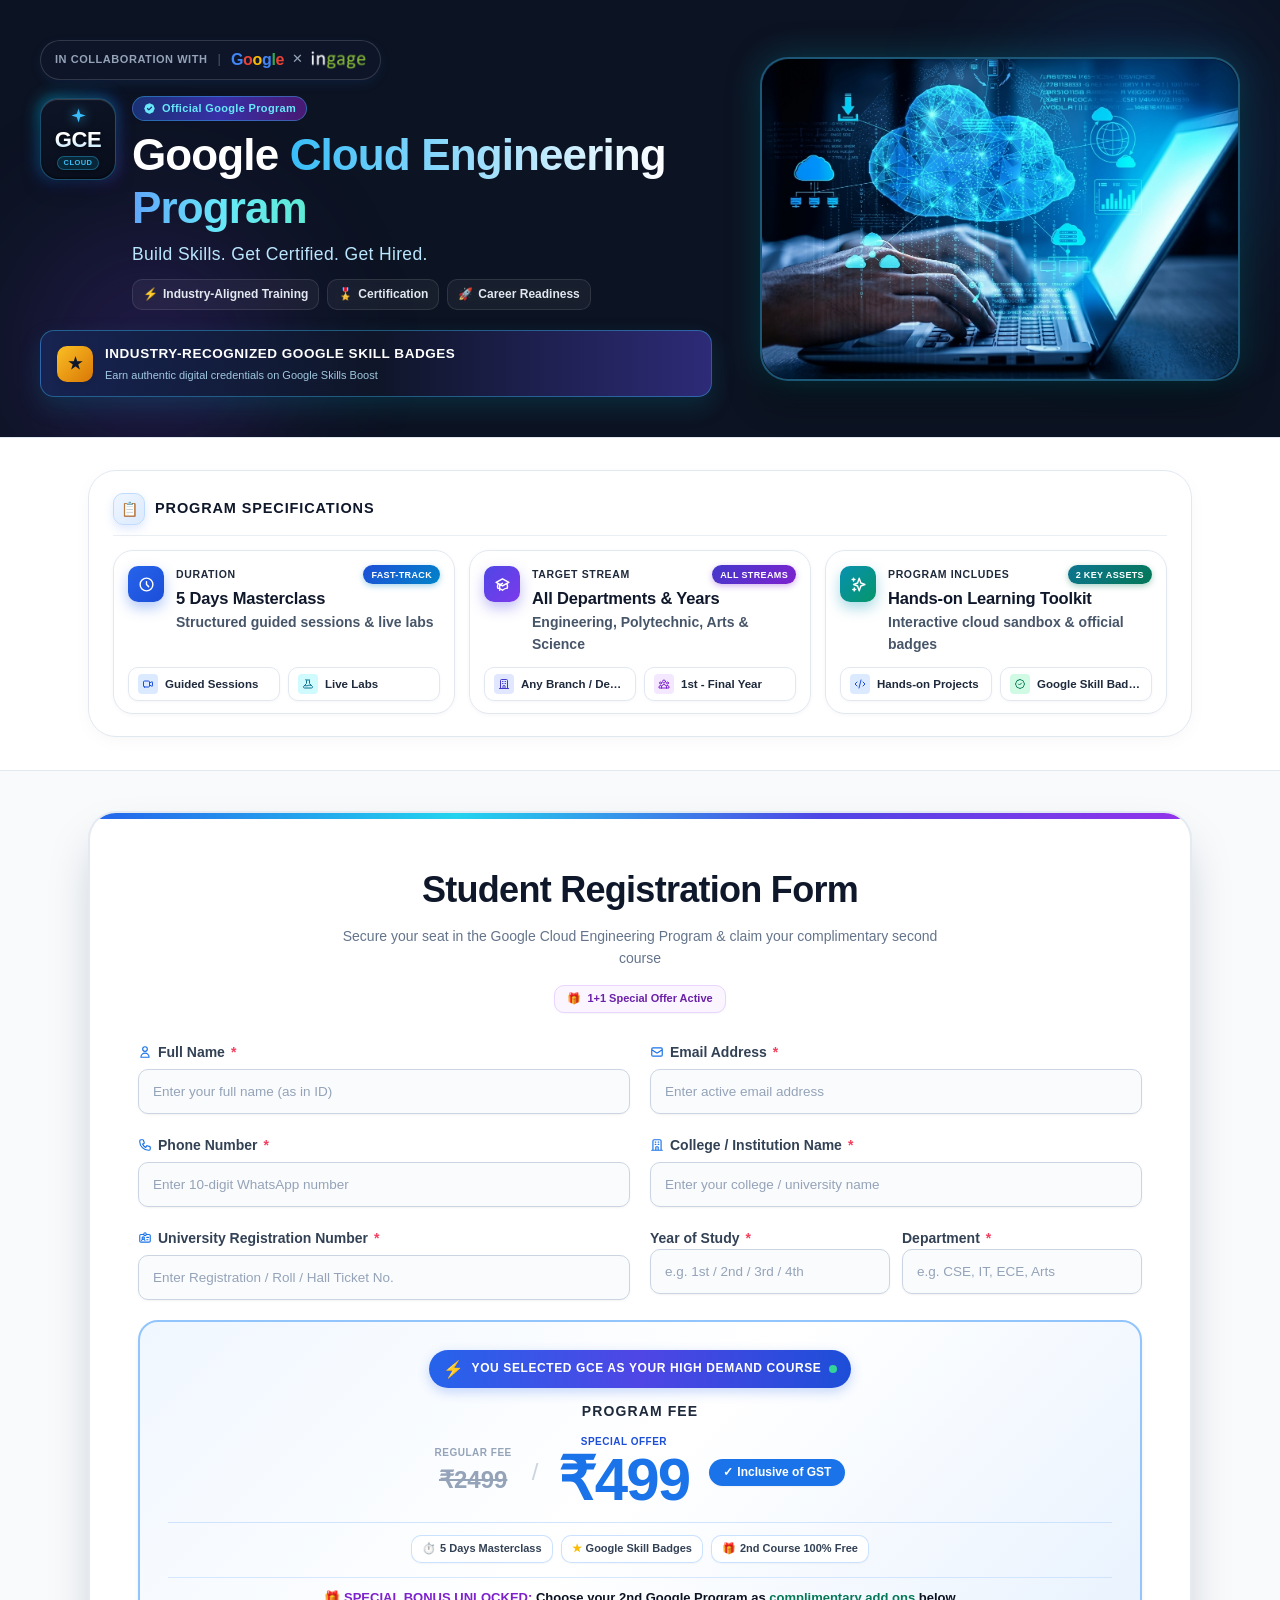
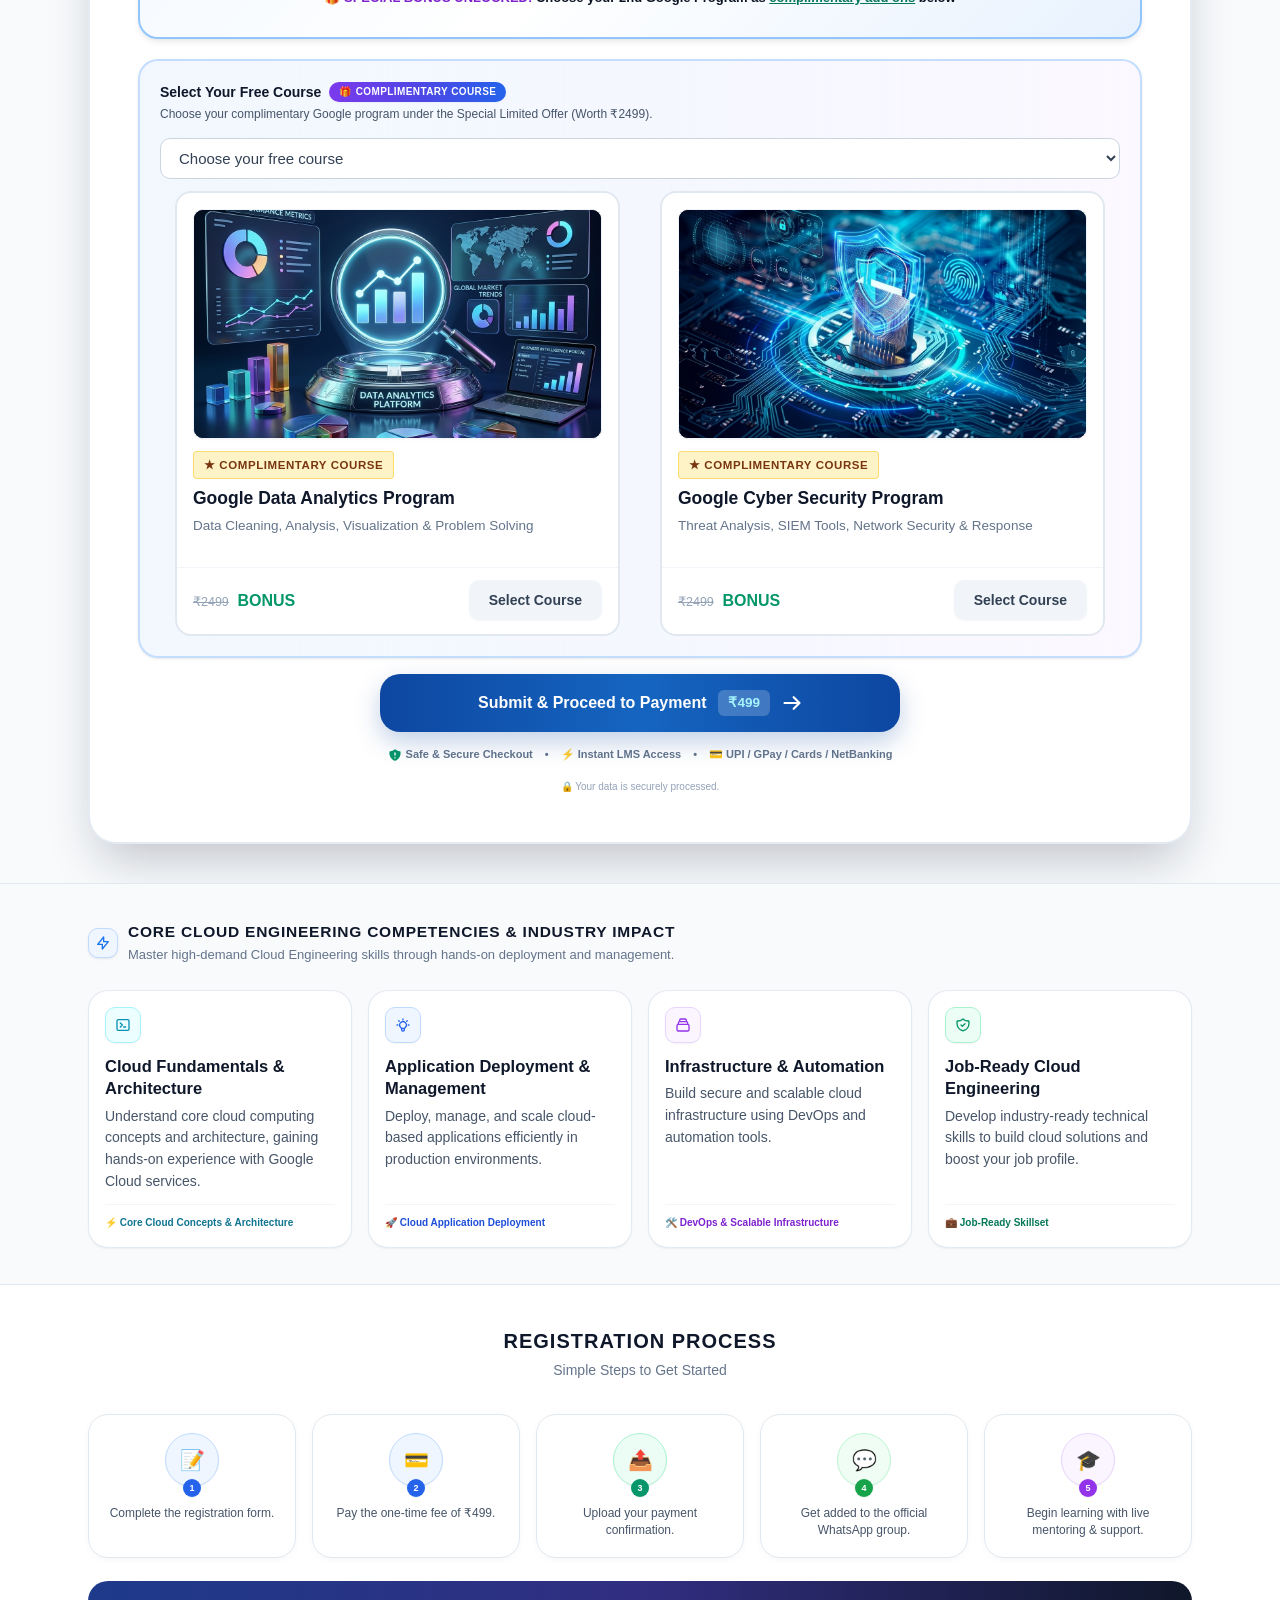
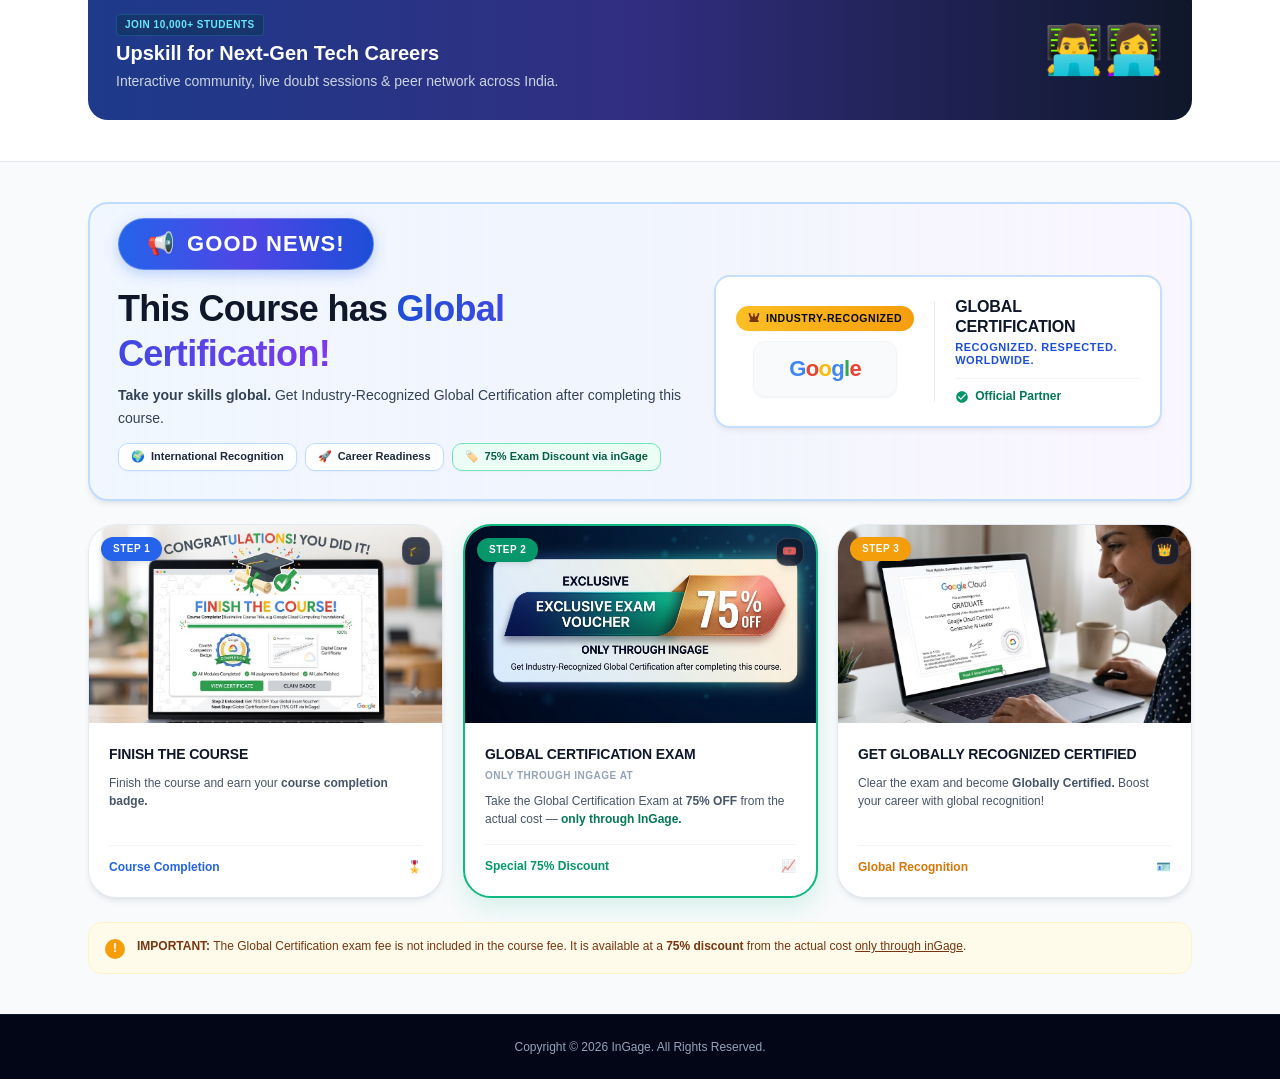
<file: GCE_Reg/index.html>
<!DOCTYPE html>
<html lang="en">

<head>
  <meta charset="utf-8" />
  <meta content="width=device-width, initial-scale=1.0" name="viewport" />
  <title>Google Cloud Engineering | inGage</title>

  <!-- Google Fonts: Plus Jakarta Sans, Caveat & Lora (Serif) -->
  <link rel="preconnect" href="https://fonts.googleapis.com" />
  <link rel="preconnect" href="https://fonts.gstatic.com" crossorigin />
  <link href="https://fonts.googleapis.com/css2?family=Caveat:wght@600;700&amp;family=Lora:ital,wght@0,400;0,500;0,600;0,700;1,400;1,600&amp;family=Plus+Jakarta+Sans:ital,wght@0,300;0,400;0,500;0,600;0,700;0,800;1,400&amp;display=swap" rel="stylesheet" />

  <!-- Apple San Francisco (SF Pro Display) Web Font -->
  <link href="https://fonts.cdnfonts.com/css/sf-pro-display" rel="stylesheet" />

  <!-- FontAwesome Icons -->
  <link rel="stylesheet" href="https://cdnjs.cloudflare.com/ajax/libs/font-awesome/6.5.1/css/all.min.css" />

  <!-- Pure Vanilla CSS3 Stylesheet -->
  <link rel="stylesheet" href="style.css" />

  <!-- 3D Flip Card Styles for Complimentary Courses -->
  <style>
    .free-course-cards-grid {
      display: flex;
      justify-content: center;
      align-items: stretch;
      gap: 40px;
      width: 100%;
    }
    .free-course-card.course-flip-card {
      flex: 1 1 0;
      width: 100%;
      max-width: 445px;
      min-height: 445px;
      position: relative;
      display: flex;
      flex-direction: column;
      justify-content: space-between;
      padding: 0 !important;
      overflow: hidden;
      border-radius: 16px;
      background-color: #ffffff;
      border: 2px solid #e2e8f0;
      transition: border-color var(--transition-base), box-shadow var(--transition-base), background-color var(--transition-base);
    }

    .free-course-card.course-flip-card:hover {
      border-color: #3b82f6;
      box-shadow: var(--shadow-lg);
    }
    .free-course-card.course-flip-card.selected {
      border-color: #2563eb !important;
      background-color: #f8fbff !important;
      box-shadow: 0 0 0 3px rgba(37, 99, 235, 0.25) !important;
    }
    .free-course-card.course-flip-card.selected .card-action-btn {
      background-color: #2563eb !important;
      color: #ffffff !important;
    }
    .course-flip-card-body {
      perspective: 1200px;
      -webkit-perspective: 1200px;
      position: relative;
      flex: 1;
      width: 100%;
      min-height: 335px;
      display: flex;
      flex-direction: column;
    }
    .course-flip-inner {
      position: relative;
      width: 100%;
      height: 100%;
      flex: 1;
      transition: transform 0.65s cubic-bezier(0.4, 0, 0.2, 1);
      transform-style: preserve-3d;
      -webkit-transform-style: preserve-3d;
      will-change: transform;
    }
    @media (hover: hover) {
      .course-flip-card-body:hover {
        z-index: 10 !important;
      }
      .course-flip-card-body:hover .course-flip-inner {
        transform: rotateY(180deg);
      }
      .course-flip-card:has(.card-fixed-buttons:hover) .course-flip-inner {
        transform: rotateY(0deg) !important;
      }
    }
    .course-flip-card.is-swapped .course-flip-inner,
    .course-flip-card.is-flipped .course-flip-inner {
      transform: rotateY(180deg);
    }
    .card-fixed-buttons {
      position: relative;
      z-index: 20 !important;
      margin-top: auto;
      padding: 12px 16px 14px 16px;
      border-top: 1px solid #f1f5f9;
      background: #ffffff;
      border-bottom-left-radius: calc(var(--radius-xl) - 2px);
      border-bottom-right-radius: calc(var(--radius-xl) - 2px);
      transition: background-color var(--transition-base), border-color var(--transition-base);
    }
    .card-fixed-buttons .card-footer-row {
      margin-top: 0 !important;
      padding-top: 0 !important;
      border-top: none !important;
      display: flex;
      align-items: center;
      justify-content: space-between;
      width: 100%;
    }
    .card-fixed-buttons .strike-2499 {
      font-size: 12.5px !important;
      color: #94a3b8;
    }
    .card-fixed-buttons .free-highlight {
      font-size: 16px !important;
      font-weight: 900 !important;
      color: #059669;
    }
    .card-fixed-buttons .card-action-btn {
      font-size: 14px !important;
      font-weight: 700 !important;
      padding: 9px 20px !important;
    }
    .free-course-card.selected .card-fixed-buttons {
      background: #f8fbff !important;
      border-top-color: rgba(37, 99, 235, 0.15) !important;
    }
    .course-flip-front,
    .course-flip-back {
      width: 100%;
      height: 100%;
      -webkit-backface-visibility: hidden;
      backface-visibility: hidden;
      box-sizing: border-box;
    }
    .course-flip-front {
      position: relative;
      transform: rotateY(0deg);
      -webkit-transform: rotateY(0deg);
      z-index: 2;
      display: flex;
      flex-direction: column;
      padding: 16px 16px 14px 16px;
      border-top-left-radius: calc(var(--radius-xl) - 2px);
      border-top-right-radius: calc(var(--radius-xl) - 2px);
      height: 100%;
      justify-content: flex-start;
    }
    .course-flip-front .card-img-banner {
      margin-bottom: 12px;
    }
    .course-flip-front .card-bonus-badge {
      font-size: 11.5px !important;
      font-weight: 800 !important;
      padding: 4px 10px !important;
      margin-bottom: 8px;
      align-self: flex-start;
    }
    .course-flip-front .card-title {
      font-size: 17.5px !important;
      font-weight: 800 !important;
      color: #0f172a;
      line-height: 1.3;
      margin-top: 0;
      margin-bottom: 6px;
    }
    .course-flip-front .card-desc {
      font-size: 13.5px !important;
      line-height: 1.5 !important;
      color: #64748b;
      margin-top: 0;
      margin-bottom: 0;
    }
    .course-flip-front .card-hover-hint,
    .card-hover-hint {
      display: none !important;
    }
    .course-flip-back {
      position: absolute;
      inset: 0;
      transform: rotateY(180deg);
      -webkit-transform: rotateY(180deg);
      z-index: 1;
      background: #ffffff;
      border: none !important;
      box-shadow: none !important;
      border-radius: 0 !important;
      border-top-left-radius: calc(var(--radius-xl) - 2px) !important;
      border-top-right-radius: calc(var(--radius-xl) - 2px) !important;
      padding: 14px 16px 10px 16px;
      display: flex;
      flex-direction: column;
      justify-content: space-between;
      overflow: hidden;
      scrollbar-width: none;
      -ms-overflow-style: none;
      text-align: left;
      transition: background-color var(--transition-base);
    }
    .course-flip-back::-webkit-scrollbar {
      display: none;
      width: 0;
      height: 0;
    }
    .free-course-card.selected .course-flip-back {
      background: #f8fbff !important;
    }
    /* Mobile Responsive (<= 768px): Card Flip Disabled on Mobile & Full Content Visible */
    @media (max-width: 768px) {
      .free-course-cards-grid {
        display: flex !important;
        flex-direction: column !important;
        align-items: stretch !important;
        gap: 20px !important;
        width: 100% !important;
        max-width: 100% !important;
      }
      .free-course-card.course-flip-card {
        width: 100% !important;
        max-width: 100% !important;
        min-height: 400px !important;
        height: auto !important;
        display: flex !important;
        flex-direction: column !important;
        justify-content: space-between !important;
        cursor: pointer !important;
        overflow: hidden !important;
        border-radius: 16px !important;
        background-color: #ffffff !important;
        border: 2px solid #e2e8f0 !important;
        margin: 0 0 16px 0 !important;
      }
      .course-flip-card-body {
        perspective: none !important;
        -webkit-perspective: none !important;
        min-height: 320px !important;
        height: auto !important;
        display: flex !important;
        flex-direction: column !important;
        flex: 1 1 auto !important;
        position: relative !important;
        width: 100% !important;
      }
      .course-flip-inner {
        transform: none !important;
        -webkit-transform: none !important;
        transform-style: flat !important;
        -webkit-transform-style: flat !important;
        transition: none !important;
        will-change: auto !important;
        min-height: 320px !important;
        height: auto !important;
        display: flex !important;
        flex-direction: column !important;
        flex: 1 1 auto !important;
        position: relative !important;
        width: 100% !important;
      }
      .course-flip-card-body:hover .course-flip-inner,
      .course-flip-card.is-swapped .course-flip-inner,
      .course-flip-card.is-flipped .course-flip-inner {
        transform: none !important;
        -webkit-transform: none !important;
      }
      .course-flip-front {
        position: relative !important;
        transform: none !important;
        -webkit-transform: none !important;
        backface-visibility: visible !important;
        -webkit-backface-visibility: visible !important;
        width: 100% !important;
        height: auto !important;
        min-height: 320px !important;
        display: flex !important;
        flex-direction: column !important;
        padding: 16px !important;
        opacity: 1 !important;
        visibility: visible !important;
      }
      .course-flip-front .card-img-banner {
        width: 100% !important;
        height: 150px !important;
        min-height: 150px !important;
        display: block !important;
        border-radius: 12px !important;
        overflow: hidden !important;
        margin-bottom: 12px !important;
        background-color: #0f172a !important;
      }
      .course-flip-front .card-img-banner img {
        width: 100% !important;
        height: 150px !important;
        min-height: 150px !important;
        object-fit: cover !important;
        display: block !important;
      }
      .course-flip-front .card-bonus-badge {
        font-size: 11.5px !important;
        font-weight: 800 !important;
        padding: 4px 10px !important;
        margin-bottom: 8px !important;
        align-self: flex-start !important;
        display: inline-flex !important;
      }
      .course-flip-front .card-title {
        font-size: 17px !important;
        font-weight: 800 !important;
        color: #0f172a !important;
        line-height: 1.3 !important;
        margin: 0 0 6px 0 !important;
        display: block !important;
      }
      .course-flip-front .card-desc {
        font-size: 13px !important;
        line-height: 1.45 !important;
        color: #64748b !important;
        margin: 0 !important;
        display: block !important;
      }
      .course-flip-back {
        display: none !important;
        visibility: hidden !important;
        opacity: 0 !important;
        pointer-events: none !important;
      }
      .card-fixed-buttons {
        display: block !important;
        width: 100% !important;
        position: relative !important;
        margin-top: auto !important;
        padding: 12px 16px 14px 16px !important;
        border-top: 1px solid #f1f5f9 !important;
        background: #ffffff !important;
      }
    }
    .popup-top-glow-blue,
    .popup-top-glow-purple,
    .popup-top-glow-cyan {
      position: absolute;
      top: 0;
      left: 0;
      right: 0;
      height: 4px;
      z-index: 10;
      pointer-events: none;
      border-top-left-radius: calc(var(--radius-xl) - 2px);
      border-top-right-radius: calc(var(--radius-xl) - 2px);
    }
    .popup-top-glow-blue {
      background: linear-gradient(90deg, #2563eb, #06b6d4, #10b981) !important;
    }
    .popup-top-glow-purple {
      background: linear-gradient(90deg, #7c3aed, #a855f7, #ec4899) !important;
    }
    .popup-top-glow-cyan {
      background: linear-gradient(90deg, #0284c7, #06b6d4, #2563eb) !important;
    }
    .popup-tag-cyan,
    .popup-tag-purple {
      display: inline-flex;
      align-items: center;
      gap: 5px;
      padding: 4px 10px;
      border-radius: var(--radius-full);
      font-size: 11.5px;
      font-weight: 800;
      letter-spacing: 0.04em;
      margin-bottom: 4px;
      text-transform: uppercase;
    }
    .flip-back-header {
      display: flex;
      align-items: flex-start;
      justify-content: space-between;
      gap: 8px;
      padding-bottom: 7px;
      border-bottom: 1px solid #f1f5f9;
      position: relative;
      z-index: 2;
    }
    .free-course-card.selected .flip-back-header {
      border-bottom-color: rgba(37, 99, 235, 0.15) !important;
    }
    .flip-back-heading {
      font-size: 17.5px;
      font-weight: 800;
      color: #0f172a;
      line-height: 1.25;
      margin: 3px 0 0 0;
    }
    .flip-back-price-pill {
      display: flex;
      flex-direction: column;
      align-items: flex-end;
      flex-shrink: 0;
    }
    .flip-strike-price {
      font-size: 12px;
      color: #94a3b8;
      text-decoration: line-through;
      line-height: 1;
    }
    .flip-free-price {
      font-size: 13.5px;
      font-weight: 900;
      color: #059669;
      background: #ecfdf5;
      padding: 3px 9px;
      border-radius: 5px;
      border: 1px solid #a7f3d0;
      margin-top: 3px;
    }
    .flip-back-stats {
      display: flex;
      align-items: center;
      justify-content: space-between;
      gap: 6px;
      margin: 7px 0;
    }
    .flip-stat-item {
      flex: 1;
      background: #f8fafc;
      border: 1px solid #e2e8f0;
      border-radius: 8px;
      padding: 6px 4px;
      display: flex;
      align-items: center;
      justify-content: center;
      gap: 5px;
      font-size: 13px;
      font-weight: 700;
      color: #334155;
    }
    .flip-stat-icon {
      font-size: 15px;
    }
    .free-course-card.selected .flip-stat-item {
      background: rgba(255, 255, 255, 0.9);
      border-color: rgba(37, 99, 235, 0.2);
    }
    .flip-back-learn-list {
      display: flex;
      flex-direction: column;
      gap: 6px;
      margin: 5px 0;
      flex: 1;
      justify-content: space-around;
    }
    .flip-learn-item {
      display: flex;
      align-items: flex-start;
      gap: 8px;
      font-size: 13.5px;
      line-height: 1.4;
      color: #334155;
      background: #f8fafc;
      padding: 6px 10px;
      border-radius: 8px;
      border: 1px solid #f1f5f9;
    }
    .flip-learn-item strong {
      font-weight: 800;
      color: #0f172a;
    }
    .free-course-card.selected .flip-learn-item {
      background: rgba(255, 255, 255, 0.9);
      border-color: rgba(37, 99, 235, 0.15);
    }
    .flip-learn-emoji {
      font-size: 16px;
      line-height: 1.1;
      flex-shrink: 0;
      margin-top: 1px;
    }
    .flip-back-footer-prompt {
      text-align: center;
      font-size: 12.5px;
      font-weight: 700;
      color: #2563eb;
      background: #eff6ff;
      padding: 6px 10px;
      border-radius: 8px;
      border: 1px dashed rgba(37, 99, 235, 0.4);
      margin-top: 5px;
    }
    .free-course-card.selected .flip-back-footer-prompt {
      background: rgba(239, 246, 255, 0.95);
      border-color: #2563eb;
    }
    .free-course-card .da-popup {
      display: none !important;
    }
  </style>
</head>

<body>
  <!-- Main Page Container Wrapper -->
  <div class="page-wrapper">

    <!-- ====================================================================
         1. HERO HEADER SECTION
         ==================================================================== -->
    <header class="hero-section" data-purpose="program-header">
      <!-- Ambient Glow Accents -->
      <div class="hero-glow-right"></div>
      <div class="hero-glow-left"></div>

      <div class="hero-grid">
        <!-- Left Hero Content: Brand, Title & Highlights -->
        <div class="hero-content">
          <!-- Official Collaboration Pill -->
          <div class="collab-pill">
            <span class="collab-label">In collaboration with</span>
            <span class="collab-divider">|</span>
            <div class="collab-logos">
              <span class="google-text-logo">
                <span class="google-blue">G</span><span class="google-red">o</span><span
                  class="google-yellow">o</span><span class="google-blue">g</span><span
                  class="google-green">l</span><span class="google-red">e</span>
              </span>
              <span class="collab-x">✕</span>
              <img src="../src/ingage-logo-white.png" alt="inGage Technologies" class="collab-ingage-logo" />
            </div>
          </div>

          <!-- Title & 3D Emblem Group -->
          <div class="hero-title-group">
            <!-- 3D AI Glowing Emblem -->
            <div class="hero-emblem">
              <div class="hero-emblem-glow"></div>
              <div class="hero-emblem-inner">
                <svg class="hero-emblem-spark" fill="currentColor" viewBox="0 0 24 24">
                  <path d="M12 2L14.4 9.6L22 12L14.4 14.4L12 22L9.6 14.4L2 12L9.6 9.6L12 2Z"></path>
                </svg>
                <span class="hero-emblem-text">GCE</span>
                <span class="hero-emblem-subtag">CLOUD</span>
              </div>
            </div>

            <!-- Program Title & Badges -->
            <div class="hero-title-wrap">
              <div class="official-program-badge">
                <svg class="official-badge-icon" fill="currentColor" viewBox="0 0 20 20">
                  <path clip-rule="evenodd"
                    d="M6.267 3.455a3.066 3.066 0 001.745-.723 3.066 3.066 0 013.976 0 3.066 3.066 0 001.745.723 3.066 3.066 0 012.812 2.812c.051.643.304 1.254.723 1.745a3.066 3.066 0 010 3.976 3.066 3.066 0 00-.723 1.745 3.066 3.066 0 01-2.812 2.812 3.066 3.066 0 00-1.745.723 3.066 3.066 0 01-3.976 0 3.066 3.066 0 00-1.745-.723 3.066 3.066 0 01-2.812-2.812 3.066 3.066 0 00-.723-1.745 3.066 3.066 0 010-3.976 3.066 3.066 0 00.723-1.745 3.066 3.066 0 012.812-2.812zm7.44 5.252a1 1 0 00-1.414-1.414L9 10.586 7.707 9.293a1 1 0 00-1.414 1.414l2 2a1 1 0 001.414 0l4-4z"
                    fill-rule="evenodd"></path>
                </svg>
                <span>Official Google Program</span>
              </div>

              <h1 class="hero-title font-san-francisco">
                Google <span class="shimmer-text font-san-francisco">Cloud Engineering</span> <span
                  class="hero-title-accent font-san-francisco">Program</span>
              </h1>

              <p class="hero-tagline">
                Build Skills. Get Certified. Get Hired.
              </p>

              <!-- Micro Value-Prop Feature Pills -->
              <div class="hero-pills">
                <div class="hero-pill">
                  <span>⚡</span>
                  <span>Industry-Aligned Training</span>
                </div>
                <div class="hero-pill">
                  <span>🎖️</span>
                  <span>Certification</span>
                </div>
                <div class="hero-pill">
                  <span>🚀</span>
                  <span>Career Readiness</span>
                </div>
              </div>
            </div>
          </div>

          <!-- Enhanced Accreditation Banner -->
          <div class="hero-accreditation">
            <div class="accredit-star">★</div>
            <div class="accredit-text">
              <div class="accredit-title font-san-francisco">
                INDUSTRY-RECOGNIZED GOOGLE SKILL BADGES
              </div>
              <p class="accredit-desc">Earn authentic digital credentials on Google Skills Boost</p>
            </div>
          </div>
        </div>

        <!-- Right Hero Visual Illustration with Curved Borders -->
        <div class="hero-visual">
          <div class="hero-curved-img-wrap">
            <img src="../src/cloud-eng-card-bg.jpg" alt="Google Cloud Engineering" loading="eager" />
          </div>
        </div>
      </div>
    </header>

    <!-- ====================================================================
         2. PROGRAM SPECIFICATIONS & LEARNING OUTCOMES
         ==================================================================== -->
    <section class="specs-section" data-purpose="learning-outcomes">
      <div class="content-container">

        <!-- Program Specifications Card (Compact & Symmetrical) -->
        <div class="specs-card scroll-reveal">
          <div class="specs-shimmer-top"></div>

          <!-- Card Header -->
          <div class="specs-header">
            <div class="specs-title-group">
              <span class="specs-icon">📋</span>
              <h3 class="specs-heading font-san-francisco">
                Program Specifications
              </h3>
            </div>
          </div>

          <!-- 3-Column Specifications Grid -->
          <div class="specs-grid">
            <!-- Box 1: Duration -->
            <div class="spec-item spec-item-blue">
              <div class="spec-top">
                <div class="spec-icon-box spec-icon-blue">
                  <svg fill="none" stroke="currentColor" viewBox="0 0 24 24">
                    <path stroke-linecap="round" stroke-linejoin="round" stroke-width="2"
                      d="M12 8v4l3 3m6-3a9 9 0 11-18 0 9 9 0 0118 0z"></path>
                  </svg>
                </div>
                <div class="spec-info">
                  <div class="spec-header-row">
                    <span class="spec-cat-label">Duration</span>
                    <span class="spec-badge spec-badge-blue">Fast-Track</span>
                  </div>
                  <div class="spec-title">5 Days Masterclass</div>
                  <p class="spec-desc">Structured guided sessions &amp; live labs</p>
                </div>
              </div>
              <div class="spec-pills-grid">
                <div class="spec-pill-btn">
                  <span class="spec-pill-icon pill-icon-blue">
                    <svg fill="none" stroke="currentColor" viewBox="0 0 24 24">
                      <path stroke-linecap="round" stroke-linejoin="round" stroke-width="2"
                        d="M15 10l4.553-2.276A1 1 0 0121 8.618v6.764a1 1 0 01-1.447.894L15 14M5 18h8a2 2 0 002-2V8a2 2 0 00-2-2H5a2 2 0 00-2 2v8a2 2 0 002 2z">
                      </path>
                    </svg>
                  </span>
                  <span>Guided Sessions</span>
                </div>
                <div class="spec-pill-btn">
                  <span class="spec-pill-icon pill-icon-cyan">
                    <svg fill="none" stroke="currentColor" viewBox="0 0 24 24">
                      <path stroke-linecap="round" stroke-linejoin="round" stroke-width="2"
                        d="M19.428 15.428a2 2 0 00-1.022-.547l-2.387-.477a6 6 0 00-3.86.517l-.318.158a6 6 0 01-3.86.517L6.05 15.21a2 2 0 00-1.806.547M8 4h8l-1 1v5.172a2 2 0 00.586 1.414l5 5c1.26 1.26.367 3.414-1.415 3.414H4.828c-1.782 0-2.674-2.154-1.414-3.414l5-5A2 2 0 009 10.172V5L8 4z">
                      </path>
                    </svg>
                  </span>
                  <span>Live Labs</span>
                </div>
              </div>
            </div>

            <!-- Box 2: Target Stream -->
            <div class="spec-item spec-item-indigo">
              <div class="spec-top">
                <div class="spec-icon-box spec-icon-indigo">
                  <svg fill="none" stroke="currentColor" viewBox="0 0 24 24">
                    <path stroke-linecap="round" stroke-linejoin="round" stroke-width="2"
                      d="M12 14l9-5-9-5-9 5 9 5zm0 0l6.16-3.422a12.083 12.083 0 01.665 6.479A11.952 11.952 0 0012 20.055a11.952 11.952 0 00-6.824-2.998 12.078 12.078 0 01.665-6.479L12 14zm-4 6v-7.5l4-2.222">
                    </path>
                  </svg>
                </div>
                <div class="spec-info">
                  <div class="spec-header-row">
                    <span class="spec-cat-label">Target Stream</span>
                    <span class="spec-badge spec-badge-indigo">All Streams</span>
                  </div>
                  <div class="spec-title">All Departments &amp; Years</div>
                  <p class="spec-desc">Engineering, Polytechnic, Arts &amp; Science</p>
                </div>
              </div>
              <div class="spec-pills-grid">
                <div class="spec-pill-btn">
                  <span class="spec-pill-icon pill-icon-indigo">
                    <svg fill="none" stroke="currentColor" viewBox="0 0 24 24">
                      <path stroke-linecap="round" stroke-linejoin="round" stroke-width="2"
                        d="M19 21V5a2 2 0 00-2-2H7a2 2 0 00-2 2v16m14 0h2m-2 0h-5m-9 0H3m2 0h5M9 7h1m-1 4h1m4-4h1m-1 4h1m-5 10v-5a1 1 0 011-1h2a1 1 0 011 1v5m-4 0h4">
                      </path>
                    </svg>
                  </span>
                  <span>Any Branch / Degree</span>
                </div>
                <div class="spec-pill-btn">
                  <span class="spec-pill-icon pill-icon-purple">
                    <svg fill="none" stroke="currentColor" viewBox="0 0 24 24">
                      <path stroke-linecap="round" stroke-linejoin="round" stroke-width="2"
                        d="M17 20h5v-2a3 3 0 00-5.356-1.857M17 20H7m10 0v-2c0-.656-.126-1.283-.356-1.857M7 20H2v-2a3 3 0 015.356-1.857M7 20v-2c0-.656.126-1.283.356-1.857m0 0a5.002 5.002 0 019.288 0M15 7a3 3 0 11-6 0 3 3 0 016 0zm6 3a2 2 0 11-4 0 2 2 0 014 0zM7 10a2 2 0 11-4 0 2 2 0 014 0z">
                      </path>
                    </svg>
                  </span>
                  <span>1st - Final Year</span>
                </div>
              </div>
            </div>

            <!-- Box 3: Program Includes -->
            <div class="spec-item spec-item-cyan">
              <div class="spec-top">
                <div class="spec-icon-box spec-icon-cyan">
                  <svg fill="none" stroke="currentColor" viewBox="0 0 24 24">
                    <path stroke-linecap="round" stroke-linejoin="round" stroke-width="2"
                      d="M5 3v4M3 5h4M6 17v4m-2-2h4m5-16l2.286 6.857L21 12l-5.714 2.143L13 21l-2.286-6.857L5 12l5.714-2.143L13 3z">
                    </path>
                  </svg>
                </div>
                <div class="spec-info">
                  <div class="spec-header-row">
                    <span class="spec-cat-label">Program Includes</span>
                    <span class="spec-badge spec-badge-cyan">2 Key Assets</span>
                  </div>
                  <div class="spec-title">Hands-on Learning Toolkit</div>
                  <p class="spec-desc">Interactive cloud sandbox &amp; official badges</p>
                </div>
              </div>
              <div class="spec-pills-grid">
                <div class="spec-pill-btn">
                  <span class="spec-pill-icon pill-icon-blue">
                    <svg fill="none" stroke="currentColor" viewBox="0 0 24 24">
                      <path stroke-linecap="round" stroke-linejoin="round" stroke-width="2"
                        d="M10 20l4-16m4 4l4 4-4 4M6 16l-4-4 4-4"></path>
                    </svg>
                  </span>
                  <span>Hands-on Projects</span>
                </div>
                <div class="spec-pill-btn">
                  <span class="spec-pill-icon pill-icon-emerald">
                    <svg fill="none" stroke="currentColor" viewBox="0 0 24 24">
                      <path stroke-linecap="round" stroke-linejoin="round" stroke-width="2"
                        d="M9 12l2 2 4-4M7.835 4.697a3.42 3.42 0 001.946-.806 3.42 3.42 0 014.438 0 3.42 3.42 0 001.946.806 3.42 3.42 0 013.138 3.138 3.42 3.42 0 00.806 1.946 3.42 3.42 0 010 4.438 3.42 3.42 0 00-.806 1.946 3.42 3.42 0 01-3.138 3.138 3.42 3.42 0 00-1.946.806 3.42 3.42 0 01-4.438 0 3.42 3.42 0 00-1.946-.806 3.42 3.42 0 01-3.138-3.138 3.42 3.42 0 00-.806-1.946 3.42 3.42 0 010-4.438 3.42 3.42 0 00.806-1.946 3.42 3.42 0 013.138-3.138z">
                      </path>
                    </svg>
                  </span>
                  <span>Google Skill Badges</span>
                </div>
              </div>
            </div>
          </div>
        </div>

      </div>
    </section>

    <!-- ====================================================================
         3. STUDENT REGISTRATION FORM & PRICING
         ==================================================================== -->
    <main class="reg-section" id="registration-section" data-purpose="registration-form-section">
      <div class="content-container">

        <div class="reg-form-card scroll-reveal" id="student-registration-card">
          <div class="reg-top-glow-line"></div>

          <!-- Section Heading -->
          <div class="reg-header">
            <h2 class="reg-heading font-san-francisco">
              Student Registration Form
            </h2>
            <p class="reg-subheading">
              Secure your seat in the Google Cloud Engineering Program &amp; claim your complimentary second course
            </p>

            <!-- Trust Seals Ribbon -->
            <div class="reg-trust-ribbon">
              <div class="trust-badge-purple">
                <span>🎁</span>
                <span>1+1 Special Offer Active</span>
              </div>
            </div>
          </div>

          <!-- The Registration Form -->
          <form id="registration-form" method="POST" onsubmit="event.preventDefault(); handleFormSubmit();">
            <div class="form-fields-grid">

              <!-- Full Name -->
              <div class="form-group">
                <label class="form-label" for="full-name">
                  <svg fill="none" stroke="currentColor" viewBox="0 0 24 24">
                    <path stroke-linecap="round" stroke-linejoin="round" stroke-width="2"
                      d="M16 7a4 4 0 11-8 0 4 4 0 018 0zM12 14a7 7 0 00-7 7h14a7 7 0 00-7-7z"></path>
                  </svg>
                  <span>Full Name</span>
                  <span class="form-req">*</span>
                </label>
                <input class="form-input" id="full-name" name="fullName" placeholder="Enter your full name (as in ID)"
                  required="" type="text" />
              </div>

              <!-- Email Address -->
              <div class="form-group">
                <label class="form-label" for="email">
                  <svg fill="none" stroke="currentColor" viewBox="0 0 24 24">
                    <path stroke-linecap="round" stroke-linejoin="round" stroke-width="2"
                      d="M3 8l7.89 5.26a2 2 0 002.22 0L21 8M5 19h14a2 2 0 002-2V7a2 2 0 00-2-2H5a2 2 0 00-2 2v10a2 2 0 002 2z">
                    </path>
                  </svg>
                  <span>Email Address</span>
                  <span class="form-req">*</span>
                </label>
                <input class="form-input" id="email" name="email" placeholder="Enter active email address" required=""
                  type="email" />
              </div>

              <!-- Phone Number -->
              <div class="form-group">
                <label class="form-label" for="phone">
                  <svg fill="none" stroke="currentColor" viewBox="0 0 24 24">
                    <path stroke-linecap="round" stroke-linejoin="round" stroke-width="2"
                      d="M3 5a2 2 0 012-2h3.28a1 1 0 01.948.684l1.498 4.493a1 1 0 01-.502 1.21l-2.257 1.13a11.042 11.042 0 005.516 5.516l1.13-2.257a1 1 0 011.21-.502l4.493 1.498a1 1 0 01.684.949V19a2 2 0 01-2 2h-1C9.716 21 3 14.284 3 6V5z">
                    </path>
                  </svg>
                  <span>Phone Number</span>
                  <span class="form-req">*</span>
                </label>
                <input class="form-input" id="phone" name="phone" pattern="[0-9]{10}"
                  placeholder="Enter 10-digit WhatsApp number" required="" type="tel" />
              </div>

              <!-- College / Institution Name -->
              <div class="form-group">
                <label class="form-label" for="college-name">
                  <svg fill="none" stroke="currentColor" viewBox="0 0 24 24">
                    <path stroke-linecap="round" stroke-linejoin="round" stroke-width="2"
                      d="M19 21V5a2 2 0 00-2-2H7a2 2 0 00-2 2v16m14 0h2m-2 0h-5m-9 0H3m2 0h5M9 7h1m-1 4h1m4-4h1m-1 4h1m-5 10v-5a1 1 0 011-1h2a1 1 0 011 1v5m-4 0h4">
                    </path>
                  </svg>
                  <span>College / Institution Name</span>
                  <span class="form-req">*</span>
                </label>
                <input class="form-input" id="college-name" name="collegeName"
                  placeholder="Enter your college / university name" required="" type="text" />
              </div>

              <!-- University Registration Number -->
              <div class="form-group">
                <label class="form-label" for="reg-number">
                  <svg fill="none" stroke="currentColor" viewBox="0 0 24 24">
                    <path stroke-linecap="round" stroke-linejoin="round" stroke-width="2"
                      d="M10 6H5a2 2 0 00-2 2v9a2 2 0 002 2h14a2 2 0 002-2V8a2 2 0 00-2-2h-5m-4 0V5a2 2 0 114 0v1m-4 0a2 2 0 104 0m-5 8a2 2 0 100-4 2 2 0 000 4zm0 0c1.306 0 2.417.835 2.83 2M9 14a3.001 3.001 0 00-2.83 2M15 11h3m-3 4h2">
                    </path>
                  </svg>
                  <span>University Registration Number</span>
                  <span class="form-req">*</span>
                </label>
                <input class="form-input" id="reg-number" name="regNumber"
                  placeholder="Enter Registration / Roll / Hall Ticket No." required="" type="text" />
              </div>

              <!-- Year of Study & Department -->
              <div class="form-group">
                <div class="form-subgrid">
                  <div>
                    <label class="form-label" for="year-of-study">
                      <span>Year of Study</span>
                      <span class="form-req">*</span>
                    </label>
                    <input class="form-input" id="year-of-study" name="yearOfStudy"
                      placeholder="e.g. 1st / 2nd / 3rd / 4th" required="" type="text" />
                  </div>
                  <div>
                    <label class="form-label" for="department">
                      <span>Department</span>
                      <span class="form-req">*</span>
                    </label>
                    <input class="form-input" id="department" name="department" placeholder="e.g. CSE, IT, ECE, Arts"
                      required="" type="text" />
                  </div>
                </div>
              </div>

              <!-- Selected High Demand Course & Program Fee Pass Card -->
              <div class="selected-course-pass-card" data-purpose="selected-course-pricing-card">
                <!-- High Demand Course Selection Announcement -->
                <div class="selected-badge-pill">
                  <span class="selected-badge-icon">⚡</span>
                  <span class="selected-badge-text">YOU SELECTED GCE AS YOUR HIGH DEMAND COURSE</span>
                  <span class="pulse-dot-green"></span>
                </div>

                <h3 class="pass-heading">
                  PROGRAM FEE
                </h3>

                <!-- Pricing Display -->
                <div class="pricing-row">
                  <div class="regular-fee-col">
                    <span class="fee-label">Regular Fee</span>
                    <span class="strike-fee">₹2499</span>
                  </div>

                  <span class="fee-slash">/</span>

                  <div class="student-fee-col">
                    <span class="student-label">SPECIAL OFFER</span>
                    <span class="student-fee-number">₹499</span>
                  </div>

                  <div class="gst-badge">
                    <span>✓</span> Inclusive of GST
                  </div>
                </div>

                <!-- Value Highlights Micro-Bar -->
                <div class="pass-highlights-bar">
                  <span class="pass-pill-chip">
                    <strong class="google-blue">⏱️</strong> 5 Days Masterclass
                  </span>
                  <span class="pass-pill-chip">
                    <strong class="google-yellow">★</strong> Google Skill Badges
                  </span>
                  <span class="pass-pill-chip">
                    <strong class="google-red">🎁</strong> 2nd Course 100% Free
                  </span>
                </div>

                <!-- Bridge to Complimentary Course Selection -->
                <div class="pass-bridge-note">
                  <span>🎁 <span class="bonus-unlocked-tag">SPECIAL BONUS UNLOCKED:</span> Choose your 2nd Google
                    Program as <span class="bonus-free-underline">complimentary add ons</span> below</span>
                </div>
              </div>

              <!-- Free Course Selection Section -->
              <div class="free-course-select-block">
                <div class="free-course-header-row">
                  <div>
                    <div class="free-course-title-group">
                      <label class="free-course-label" for="free-course">Select Your Free Course</label>
                      <span class="bonus-pill-tag">
                        <span>🎁</span> Complimentary Course
                      </span>
                    </div>
                    <p class="free-course-subtitle">Choose your complimentary Google program under the Special Limited
                      Offer (Worth ₹2499).</p>
                  </div>
                </div>

                <!-- Native select for form submission & accessibility -->
                <div class="native-dropdown-wrap">
                  <select class="form-select" id="free-course" name="freeCourse" onchange="syncFromDropdown(this.value)"
                    required="">
                    <option disabled="" selected="" value="">Choose your free course</option>
                    <option value="data-analytics">Google Data Analytics Program</option>
                    <option value="cyber-security">Google Cyber Security Program</option>
                  </select>
                </div>

                <!-- Interactive Selectable Course Cards -->
                <div class="free-course-cards-grid" id="course-cards-container">

                  <!-- Card 1: Google Data Analytics -->
                  <div class="free-course-card course-flip-card" id="card-data-analytics" onclick="selectCourse('data-analytics')"
                    role="button" tabindex="0">

                    <div class="course-flip-card-body">
                      <div class="course-flip-inner">
                        <!-- Front Face -->
                        <div class="course-flip-front">
                          <div class="card-img-banner">
                            <img src="../src/data-analytics-card-bg.jpg" alt="Google Data Analytics Program" loading="lazy" />
                          </div>
                          <div class="card-bonus-badge">★ Complimentary Course</div>
                          <h4 class="card-title">Google Data Analytics Program</h4>
                          <p class="card-desc">Data Cleaning, Analysis, Visualization &amp; Problem Solving</p>
                        </div>

                        <!-- Back Face (Curriculum & Details) -->
                        <div class="course-flip-back">
                          <div class="popup-top-glow-blue"></div>
                          <div class="flip-back-header">
                            <div>
                              <div class="popup-tag-cyan">★ Complimentary Course</div>
                              <h4 class="flip-back-heading">Google Data Analytics Program</h4>
                            </div>
                          </div>

                          <div class="flip-back-stats">
                            <div class="flip-stat-item">
                              <span class="flip-stat-icon">⏱️</span>
                              <span class="flip-stat-text">5 Days</span>
                            </div>
                            <div class="flip-stat-item">
                              <span class="flip-stat-icon">🛠️</span>
                              <span class="flip-stat-text">Skill Badges</span>
                            </div>
                            <div class="flip-stat-item">
                              <span class="flip-stat-icon">🎯</span>
                              <span class="flip-stat-text">All Depts</span>
                            </div>
                          </div>

                          <!-- 4 Key Curriculum Points -->
                          <div class="flip-back-learn-list">
                            <div class="flip-learn-item">
                              <span class="flip-learn-emoji">📊</span>
                              <div><strong>Data Cleaning &amp; SQL:</strong> Clean, validate &amp; prepare raw datasets</div>
                            </div>
                            <div class="flip-learn-item">
                              <span class="flip-learn-emoji">📈</span>
                              <div><strong>Predictive Analytics:</strong> Forecast trends &amp; derive actionable insights</div>
                            </div>
                            <div class="flip-learn-item">
                              <span class="flip-learn-emoji">📉</span>
                              <div><strong>Dashboards &amp; Tableau:</strong> Build visual reports to optimize decisions</div>
                            </div>
                            <div class="flip-learn-item">
                              <span class="flip-learn-emoji">☁️</span>
                              <div><strong>Cloud Pipelines:</strong> Build and run analytics on Google Cloud</div>
                            </div>
                          </div>

                        </div>
                      </div>
                    </div>

                    <!-- FIXED TWO BUTTONS / FOOTER IN SAME PLACE (Never flips, always static) -->
                    <div class="card-fixed-buttons">
                      <div class="card-footer-row">
                        <div>
                          <span class="strike-2499">₹2499</span>
                          <span class="free-highlight">BONUS</span>
                        </div>
                        <button class="card-action-btn action-btn" type="button">Select Course</button>
                      </div>
                    </div>
                  </div>

                  <!-- Card 2: Google Cyber Security -->
                  <div class="free-course-card course-flip-card" id="card-cyber-security" onclick="selectCourse('cyber-security')"
                    role="button" tabindex="0">

                    <div class="course-flip-card-body">
                      <div class="course-flip-inner">
                        <!-- Front Face -->
                        <div class="course-flip-front">
                          <div class="card-img-banner">
                            <img src="../src/cyber-security-card-bg.jpg" alt="Google Cyber Security Program" loading="lazy" />
                          </div>
                          <div class="card-bonus-badge">★ Complimentary Course</div>
                          <h4 class="card-title">Google Cyber Security Program</h4>
                          <p class="card-desc">Threat Analysis, SIEM Tools, Network Security &amp; Response</p>
                        </div>

                        <!-- Back Face (Curriculum & Details) -->
                        <div class="course-flip-back">
                          <div class="popup-top-glow-purple"></div>
                          <div class="flip-back-header">
                            <div>
                              <div class="popup-tag-purple">★ Complimentary Course</div>
                              <h4 class="flip-back-heading">Google Cyber Security Program</h4>
                            </div>
                          </div>

                          <div class="flip-back-stats">
                            <div class="flip-stat-item">
                              <span class="flip-stat-icon">⏱️</span>
                              <span class="flip-stat-text">5 Days</span>
                            </div>
                            <div class="flip-stat-item">
                              <span class="flip-stat-icon">🛠️</span>
                              <span class="flip-stat-text">Skill Badges</span>
                            </div>
                            <div class="flip-stat-item">
                              <span class="flip-stat-icon">🎯</span>
                              <span class="flip-stat-text">All Depts</span>
                            </div>
                          </div>

                          <!-- 4 Key Curriculum Points -->
                          <div class="flip-back-learn-list">
                            <div class="flip-learn-item">
                              <span class="flip-learn-emoji">🛡️</span>
                              <div><strong>Threat Defense:</strong> Detect vulnerabilities &amp; mitigate cyber risks</div>
                            </div>
                            <div class="flip-learn-item">
                              <span class="flip-learn-emoji">🌐</span>
                              <div><strong>Network Security:</strong> Configure firewalls, IDS &amp; access controls</div>
                            </div>
                            <div class="flip-learn-item">
                              <span class="flip-learn-emoji">🔍</span>
                              <div><strong>SIEM &amp; Forensics:</strong> Analyze logs &amp; manage security incidents</div>
                            </div>
                            <div class="flip-learn-item">
                              <span class="flip-learn-emoji">🐍</span>
                              <div><strong>Python Automation:</strong> Automate defense with Python scripts</div>
                            </div>
                          </div>

                        </div>
                      </div>
                    </div>

                    <!-- FIXED TWO BUTTONS / FOOTER IN SAME PLACE (Never flips, always static) -->
                    <div class="card-fixed-buttons">
                      <div class="card-footer-row">
                        <div>
                          <span class="strike-2499">₹2499</span>
                          <span class="free-highlight">BONUS</span>
                        </div>
                        <button class="card-action-btn action-btn" type="button">Select Course</button>
                      </div>
                    </div>
                  </div>

                </div>

                <!-- Active Confirmation Pill -->
                <div class="selected-confirmation-pill hidden" id="selected-confirmation-pill">
                  <div style="display: flex; align-items: center; gap: 8px;">
                    <span class="confirm-check-badge">✓</span>
                    <span>Selected Complimentary Course: <strong id="selected-course-title"
                        style="font-weight: 900; font-size: 13px;">None</strong></span>
                  </div>
                </div>
              </div>

            </div>

            <!-- Submit Button & Trust Area -->
            <div class="reg-submit-area">
              <button class="btn-submit-main" type="submit">
                <span>Submit &amp; Proceed to Payment</span>
                <span class="submit-fee-chip">₹499</span>
                <svg fill="none" stroke="currentColor" viewBox="0 0 24 24">
                  <path d="M14 5l7 7m0 0l-7 7m7-7H3" stroke-linecap="round" stroke-linejoin="round" stroke-width="2.5">
                  </path>
                </svg>
              </button>

              <div class="security-trust-row">
                <span class="security-trust-item">
                  <svg fill="currentColor" viewBox="0 0 20 20">
                    <path clip-rule="evenodd"
                      d="M10 1.944A11.954 11.954 0 012.166 5C2.056 5.649 2 6.319 2 7c0 5.225 3.34 9.67 8 11.317C14.66 16.67 18 12.225 18 7c0-.682-.057-1.35-.166-2.001A11.954 11.954 0 0110 1.944zM11 14a1 1 0 11-2 0 1 1 0 012 0zm0-7a1 1 0 10-2 0v3a1 1 0 102 0V7z"
                      fill-rule="evenodd"></path>
                  </svg>
                  <span>Safe &amp; Secure Checkout</span>
                </span>
                <span>•</span>
                <span>⚡ Instant LMS Access</span>
                <span>•</span>
                <span>💳 UPI / GPay / Cards / NetBanking</span>
              </div>
            </div>

            <p class="reg-privacy-note">
              🔒 Your data is securely processed.
            </p>
          </form>
        </div>

      </div>
    </main>

    <!-- ====================================================================
         4. CORE CLOUD ENGINEERING COMPETENCIES & INDUSTRY IMPACT
         ==================================================================== -->
    <section class="curriculum-section" data-purpose="core-competencies">
      <div class="content-container">

        <!-- Section Title: Core Cloud Engineering Competencies -->
        <div class="curriculum-header scroll-reveal">
          <div class="curriculum-title-wrap">
            <span class="curriculum-icon-badge">
              <svg fill="none" stroke="currentColor" viewBox="0 0 24 24">
                <path d="M13 10V3L4 14h7v7l9-11h-7z" stroke-linecap="round" stroke-linejoin="round" stroke-width="2">
                </path>
              </svg>
            </span>
            <div>
              <h2 class="curriculum-heading font-san-francisco">
                Core Cloud Engineering Competencies &amp; Industry Impact
              </h2>
              <p class="curriculum-subtext">Master high-demand Cloud Engineering skills through hands-on deployment and
                management.</p>
            </div>
          </div>
        </div>

        <!-- 4 Core Cloud Engineering Learning Modules Grid -->
        <div class="curriculum-grid">
          <!-- Card 1: Cloud Fundamentals & Architecture -->
          <article class="module-card module-card-cyan scroll-reveal">
            <div>
              <div class="module-icon-wrap module-icon-cyan">
                <svg fill="none" stroke="currentColor" viewBox="0 0 24 24">
                  <path stroke-linecap="round" stroke-linejoin="round" stroke-width="2"
                    d="M8 9l3 3-3 3m5 0h3M5 20h14a2 2 0 002-2V6a2 2 0 00-2-2H5a2 2 0 00-2 2v12a2 2 0 002 2z"></path>
                </svg>
              </div>
              <h3 class="module-title">Cloud Fundamentals &amp; Architecture</h3>
              <p class="module-desc">
                Understand core cloud computing concepts and architecture, gaining hands-on experience with Google Cloud
                services.
              </p>
            </div>
            <div class="module-footer-pill">
              <span>⚡ Core Cloud Concepts &amp; Architecture</span>
              <span class="module-arrow">→</span>
            </div>
          </article>

          <!-- Card 2: Application Deployment & Management -->
          <article class="module-card module-card-blue scroll-reveal">
            <div>
              <div class="module-icon-wrap module-icon-blue">
                <svg fill="none" stroke="currentColor" viewBox="0 0 24 24">
                  <path stroke-linecap="round" stroke-linejoin="round" stroke-width="2"
                    d="M9.663 17h4.673M12 3v1m6.364 1.636l-.707.707M21 12h-1M4 12H3m3.343-5.657l-.707-.707m2.828 9.9a5 5 0 117.072 0l-.548.547A3.374 3.374 0 0014 18.469V19a2 2 0 11-4 0v-.531c0-.895-.356-1.754-.988-2.386l-.548-.547z">
                  </path>
                </svg>
              </div>
              <h3 class="module-title">Application Deployment &amp; Management</h3>
              <p class="module-desc">
                Deploy, manage, and scale cloud-based applications efficiently in production environments.
              </p>
            </div>
            <div class="module-footer-pill">
              <span>🚀 Cloud Application Deployment</span>
              <span class="module-arrow">→</span>
            </div>
          </article>

          <!-- Card 3: Infrastructure & Automation -->
          <article class="module-card module-card-purple scroll-reveal">
            <div>
              <div class="module-icon-wrap module-icon-purple">
                <svg fill="none" stroke="currentColor" viewBox="0 0 24 24">
                  <path stroke-linecap="round" stroke-linejoin="round" stroke-width="2"
                    d="M19 11H5m14 0a2 2 0 012 2v6a2 2 0 01-2 2H5a2 2 0 01-2-2v-6a2 2 0 012-2m14 0V9a2 2 0 00-2-2M5 11V9a2 2 0 012-2m0 0V5a2 2 0 012-2h6a2 2 0 012 2v2M7 7h10">
                  </path>
                </svg>
              </div>
              <h3 class="module-title">Infrastructure &amp; Automation</h3>
              <p class="module-desc">
                Build secure and scalable cloud infrastructure using DevOps and automation tools.
              </p>
            </div>
            <div class="module-footer-pill">
              <span>🛠️ DevOps &amp; Scalable Infrastructure</span>
              <span class="module-arrow">→</span>
            </div>
          </article>

          <!-- Card 4: Job-Ready Cloud Engineering -->
          <article class="module-card module-card-emerald scroll-reveal">
            <div>
              <div class="module-icon-wrap module-icon-emerald">
                <svg fill="none" stroke="currentColor" viewBox="0 0 24 24">
                  <path stroke-linecap="round" stroke-linejoin="round" stroke-width="2"
                    d="M9 12l2 2 4-4m5.618-4.016A11.955 11.955 0 0112 2.944a11.955 11.955 0 01-8.618 3.04A12.02 12.02 0 003 9c0 5.591 3.824 10.29 9 11.622 5.176-1.332 9-6.03 9-11.622 0-1.042-.133-2.052-.382-3.016z">
                  </path>
                </svg>
              </div>
              <h3 class="module-title">Job-Ready Cloud Engineering</h3>
              <p class="module-desc">
                Develop industry-ready technical skills to build cloud solutions and boost your job profile.
              </p>
            </div>
            <div class="module-footer-pill">
              <span>💼 Job-Ready Skillset</span>
              <span class="module-arrow">→</span>
            </div>
          </article>
        </div>

      </div>
    </section>

    <!-- ====================================================================
         5. REGISTRATION PROCESS PIPELINE (5 STEPS)
         ==================================================================== -->
    <section class="process-section" data-purpose="registration-process-steps">
      <div class="content-container">

        <div class="process-header scroll-reveal">
          <h2 class="process-heading font-san-francisco">Registration Process</h2>
          <p class="process-subheading">Simple Steps to Get Started</p>
        </div>

        <div class="process-steps-grid">
          <!-- Step 1 -->
          <div class="process-step-item scroll-reveal">
            <div class="step-icon-circle step-circle-blue">📝</div>
            <span class="step-badge-number step-num-blue">1</span>
            <p class="step-text">Complete the registration form.</p>
          </div>

          <!-- Step 2 -->
          <div class="process-step-item scroll-reveal">
            <div class="step-icon-circle step-circle-blue">💳</div>
            <span class="step-badge-number step-num-blue">2</span>
            <p class="step-text">Pay the one-time fee of ₹499.</p>
          </div>

          <!-- Step 3 -->
          <div class="process-step-item scroll-reveal">
            <div class="step-icon-circle step-circle-emerald">📤</div>
            <span class="step-badge-number step-num-emerald">3</span>
            <p class="step-text">Upload your payment confirmation.</p>
          </div>

          <!-- Step 4 -->
          <div class="process-step-item scroll-reveal">
            <div class="step-icon-circle step-circle-green">💬</div>
            <span class="step-badge-number step-num-green">4</span>
            <p class="step-text">Get added to the official WhatsApp group.</p>
          </div>

          <!-- Step 5 -->
          <div class="process-step-item scroll-reveal">
            <div class="step-icon-circle step-circle-purple">🎓</div>
            <span class="step-badge-number step-num-purple">5</span>
            <p class="step-text">Begin learning with live mentoring &amp; support.</p>
          </div>
        </div>

        <!-- Student Community Banner Graphic -->
        <div class="student-banner-cta scroll-reveal">
          <div>
            <span class="student-tag-pill">Join 10,000+ Students</span>
            <h4 class="student-banner-title">Upskill for Next-Gen Tech Careers</h4>
            <p class="student-banner-desc">Interactive community, live doubt sessions &amp; peer network across India.
            </p>
          </div>
          <div class="student-banner-emoji">
            👨‍💻👩‍💻
          </div>
        </div>

      </div>
    </section>

    <!-- ====================================================================
         5. GLOBAL CERTIFICATION SECTION (3-STEP PATHWAY)
         ==================================================================== -->
    <section class="cert-section" data-purpose="global-certification">
      <div class="content-container">

        <!-- Top Announcement Hero Banner -->
        <div class="cert-hero-banner scroll-reveal">
          <div class="cert-banner-flex">
            <div class="cert-banner-text">
              <div class="good-news-pill">
                <span>📢</span>
                <span>GOOD NEWS!</span>
              </div>

              <h2 class="cert-banner-heading font-san-francisco">
                This Course has <span class="cert-heading-gradient font-san-francisco">Global Certification!</span>
              </h2>

              <p class="cert-banner-desc">
                <strong>Take your skills global.</strong> Get Industry-Recognized Global Certification after completing
                this course.
              </p>

              <div class="cert-banner-pills">
                <div class="cert-pill-item">
                  <span>🌍</span>
                  <span>International Recognition</span>
                </div>
                <div class="cert-pill-item">
                  <span>🚀</span>
                  <span>Career Readiness</span>
                </div>
                <div class="cert-pill-item cert-pill-subsidy">
                  <span>🏷️</span>
                  <span>75% Exam Discount via inGage</span>
                </div>
              </div>
            </div>

            <!-- Official Global Certification Feature Card -->
            <div class="cert-seal-card">
              <div class="cert-card-inner">
                
                <!-- Left Side: Badge + Google Logo -->
                <div class="cert-card-left">
                  <!-- Top Industry Recognized Badge -->
                  <span class="cert-industry-badge">
                    <svg width="12" height="12" viewBox="0 0 576 512" fill="#78350f" style="display:inline-block; vertical-align:middle;"><path d="M309 106c11.4-7 19-19.7 19-34c0-22.1-17.9-40-40-40s-40 17.9-40 40c0 14.3 7.6 27 19 34L209.7 220.6 119.1 94.3C124.6 86 128 76 128 65c0-27.6-22.4-50-50-50S28 37.4 28 65c0 13.9 5.7 26.5 14.9 35.6L120.3 352H455.7l77.4-251.4C542.3 91.5 548 78.9 548 65c0-27.6-22.4-50-50-50s-50 22.4-50 50c0 11 3.4 21 8.9 29.3L366.3 220.6 309 106zM64 400c0 26.5 21.5 48 48 48H464c26.5 0 48-21.5 48-48s-21.5-48-48-48H112c-26.5 0-48 21.5-48 48z"/></svg>
                    INDUSTRY-RECOGNIZED
                  </span>

                  <!-- Official Google Logo Box -->
                  <div class="cert-google-box">
                    <img src="https://www.google.com/images/branding/googlelogo/2x/googlelogo_color_272x92dp.png" alt="Google" onerror="this.onerror=null; this.parentElement.innerHTML='<span style=\'font-size:22px; font-weight:bold; letter-spacing:-0.03em; user-select:none;\'><span style=\'color:#4285F4;\'>G</span><span style=\'color:#EA4335;\'>o</span><span style=\'color:#FBBC05;\'>o</span><span style=\'color:#4285F4;\'>g</span><span style=\'color:#34A853;\'>l</span><span style=\'color:#EA4335;\'>e</span></span>';" />
                  </div>
                </div>

                <!-- Vertical Divider on sm+ -->
                <div class="cert-card-divider"></div>

                <!-- Right Side: Certification Text & Official Partner -->
                <div class="cert-card-right">
                  <h3 class="cert-card-title">
                    GLOBAL CERTIFICATION
                  </h3>
                  <p class="cert-card-tagline">
                    RECOGNIZED. RESPECTED.<br/>
                    WORLDWIDE.
                  </p>

                  <div class="cert-card-partner">
                    <svg width="14" height="14" viewBox="0 0 24 24" fill="#059669" style="display:inline-block; vertical-align:middle;"><path d="M12 2C6.48 2 2 6.48 2 12s4.48 10 10 10 10-4.48 10-10S17.52 2 12 2zm-2 15l-5-5 1.41-1.41L10 14.17l7.59-7.59L19 8l-9 9z"/></svg>
                    <span>Official Partner</span>
                  </div>
                </div>

              </div>
            </div>
          </div>
        </div>

        <!-- 3-Step Certification Pathway Cards with Real Images -->
        <div class="cert-pathway-grid">
          <!-- Step 1 Card -->
          <div class="cert-step-card scroll-reveal">
            <div class="cert-step-img-wrap">
              <img src="../src/complete_course.jpg" alt="Step 1: Finish the Course" loading="lazy" />
              <span class="cert-step-floating-badge cert-badge-blue">STEP 1</span>
              <span class="cert-step-floating-icon">🎓</span>
            </div>
            <div class="cert-step-body">
              <div>
                <h4 class="cert-step-title">FINISH THE COURSE</h4>
                <p class="cert-step-desc">
                  Finish the course and earn your <strong>course completion badge.</strong>
                </p>
              </div>
              <div class="cert-step-footer cert-footer-blue">
                <span>Course Completion</span>
                <span>🎖️</span>
              </div>
            </div>
          </div>

          <!-- Step 2 Card (Featured Highlight) -->
          <div class="cert-step-card cert-step-featured scroll-reveal">
            <div class="cert-step-img-wrap">
              <img src="../src/step2-exclusive-voucher-bg.jpg" alt="Step 2: Exclusive 75% Off Exam Voucher" loading="lazy" />
              <span class="cert-step-floating-badge cert-badge-emerald">STEP 2</span>
              <span class="cert-step-floating-icon">🎟️</span>
            </div>
            <div class="cert-step-body">
              <div>
                <h4 class="cert-step-title">GLOBAL CERTIFICATION EXAM</h4>
                <span class="cert-step-subtag">ONLY THROUGH INGAGE AT</span>
                <p class="cert-step-desc">
                  Take the Global Certification Exam at <strong>75% OFF</strong> from the actual cost — <strong
                    style="color: #047857;">only through InGage.</strong>
                </p>
              </div>
              <div class="cert-step-footer cert-footer-emerald">
                <span>Special 75% Discount</span>
                <span>📈</span>
              </div>
            </div>
          </div>

          <!-- Step 3 Card -->
          <div class="cert-step-card scroll-reveal">
            <div class="cert-step-img-wrap">
              <img src="../src/final_crt.jpg" alt="Step 3: Get Globally Recognized Certified" loading="lazy" />
              <span class="cert-step-floating-badge cert-badge-amber">STEP 3</span>
              <span class="cert-step-floating-icon">👑</span>
            </div>
            <div class="cert-step-body">
              <div>
                <h4 class="cert-step-title">GET GLOBALLY RECOGNIZED CERTIFIED</h4>
                <p class="cert-step-desc">
                  Clear the exam and become <strong>Globally Certified.</strong> Boost your career with global
                  recognition!
                </p>
              </div>
              <div class="cert-step-footer cert-footer-amber">
                <span>Global Recognition</span>
                <span>🪪</span>
              </div>
            </div>
          </div>
        </div>

        <!-- Important Notice Disclaimer Alert Box -->
        <div class="cert-disclaimer-box scroll-reveal">
          <div class="alert-warning-icon">!</div>
          <p class="alert-text">
            <strong>IMPORTANT:</strong> The Global Certification exam fee is not included in the course fee. It is
            available at a <strong>75% discount</strong> from the actual cost <u>only through inGage</u>.
          </p>
        </div>

      </div>
    </section>

    <!-- ====================================================================
         6. FOOTER SECTION
         ==================================================================== -->
    <footer class="site-footer" data-purpose="page-footer">
      <div class="content-container">
        <div class="footer-center">
          <div>Copyright © 2026 InGage. All Rights Reserved.</div>
        </div>
      </div>
    </footer>

  </div>

  <!-- ====================================================================
       7. INTERACTIVE MODAL DIALOG (COURSE COMPARISON)
       ==================================================================== -->
  <div aria-modal="true" class="modal-overlay hidden" id="course-details-modal" role="dialog">
    <div class="modal-dialog">
      <!-- Modal Header -->
      <div class="modal-header">
        <div>
          <div class="modal-badge-top">★ SPECIAL LIMITED OFFER - COMPLIMENTARY COURSE ★</div>
          <h3 class="modal-title">Choose Your Complimentary Google Program</h3>
          <p class="modal-subtext">Select one high-demand program included at ₹0 with your Generative AI enrollment.</p>
        </div>
        <button aria-label="Close modal" class="modal-close-btn" onclick="closeCourseModal()" type="button">
          <svg fill="none" stroke="currentColor" viewBox="0 0 24 24">
            <path d="M6 18L18 6M6 6l12 12" stroke-linecap="round" stroke-linejoin="round" stroke-width="2"></path>
          </svg>
        </button>
      </div>

      <!-- Modal Body -->
      <div class="modal-body">
        <div class="modal-cards-grid">
          <!-- Data Analytics -->
          <div class="modal-course-card" id="modal-card-data-analytics">
            <div>
              <div style="display: flex; justify-content: space-between; align-items: center; margin-bottom: 8px;">
                <span class="popup-tag-cyan">Analytics &amp; BI Track</span>
                <span style="font-size: 11px; font-weight: 800; color: #94a3b8; text-decoration: line-through;">
                  ₹2499 <strong style="color: #059669; text-decoration: none;">FREE</strong>
                </span>
              </div>
              <h4 style="font-size: 15px; font-weight: 900; color: #0f172a; margin-bottom: 6px;">Google Data Analytics
                Program</h4>
              <p style="font-size: 12px; color: #475569; line-height: 1.5; margin-bottom: 12px;">
                Master in-demand skills to collect, clean, analyze, and visualize data using Google Cloud tools and
                interactive dashboards.
              </p>
              <div class="popup-stats-grid" style="margin-bottom: 12px;">
                <div class="popup-stat-box-blue">
                  <div class="stat-val-blue">5 Days</div>
                  <div class="stat-label-sub">Self-Paced / In-Person</div>
                </div>
                <div class="popup-stat-box-blue">
                  <div class="stat-val-blue">Skill Badges</div>
                  <div class="stat-label-sub">Labs &amp; Projects</div>
                </div>
                <div class="popup-stat-box-blue">
                  <div class="stat-val-blue">All Depts</div>
                  <div class="stat-label-sub">Engg, Arts &amp; Poly</div>
                </div>
              </div>
            </div>
            <button class="btn-submit-main" onclick="selectCourseAndClose('data-analytics')"
              style="padding: 10px; font-size: 13px;" type="button">
              Choose Google Data Analytics
            </button>
          </div>

          <!-- Cyber Security -->
          <div class="modal-course-card" id="modal-card-cyber-security">
            <div>
              <div style="display: flex; justify-content: space-between; align-items: center; margin-bottom: 8px;">
                <span class="popup-tag-purple">Defense &amp; SecOps Track</span>
                <span style="font-size: 11px; font-weight: 800; color: #94a3b8; text-decoration: line-through;">
                  ₹2499 <strong style="color: #059669; text-decoration: none;">FREE</strong>
                </span>
              </div>
              <h4 style="font-size: 15px; font-weight: 900; color: #0f172a; margin-bottom: 6px;">Google Cyber Security
                Program</h4>
              <p style="font-size: 12px; color: #475569; line-height: 1.5; margin-bottom: 12px;">
                Identify threats, vulnerabilities, and mitigate security risks. Learn hands-on incident response and
                network architecture defenses.
              </p>
              <div class="popup-stats-grid" style="margin-bottom: 12px;">
                <div class="popup-stat-box-purple">
                  <div class="stat-val-purple">5 Days</div>
                  <div class="stat-label-sub">Self-Paced / In-Person</div>
                </div>
                <div class="popup-stat-box-purple">
                  <div class="stat-val-purple">Skill Badges</div>
                  <div class="stat-label-sub">Labs &amp; SIEM Tools</div>
                </div>
                <div class="popup-stat-box-purple">
                  <div class="stat-val-purple">All Depts</div>
                  <div class="stat-label-sub">Engg, Arts &amp; Poly</div>
                </div>
              </div>
            </div>
            <button class="btn-submit-main" onclick="selectCourseAndClose('cyber-security')"
              style="padding: 10px; font-size: 13px; background: linear-gradient(90deg, #7c3aed, #4f46e5);"
              type="button">
              Choose Google Cyber Security
            </button>
          </div>
        </div>
      </div>

      <!-- Modal Footer -->
      <div class="modal-footer">
        <span style="color: #64748b; font-size: 11px;">100% Free as part of the Google Gen-AI enrollment offer.</span>
        <button class="modal-footer-cancel-btn" onclick="closeCourseModal()" type="button">Close</button>
      </div>
    </div>
  </div>

  <!-- ====================================================================
       8. TOAST NOTIFICATION
       ==================================================================== -->
  <div class="toast-notification" id="course-toast">
    <span class="toast-check-icon">✓</span>
    <span id="toast-message">Free course selected successfully!</span>
  </div>

  <!-- Pure Vanilla JavaScript File -->
  <script src="script.js"></script>
</body>

</html>

</html>
</file>
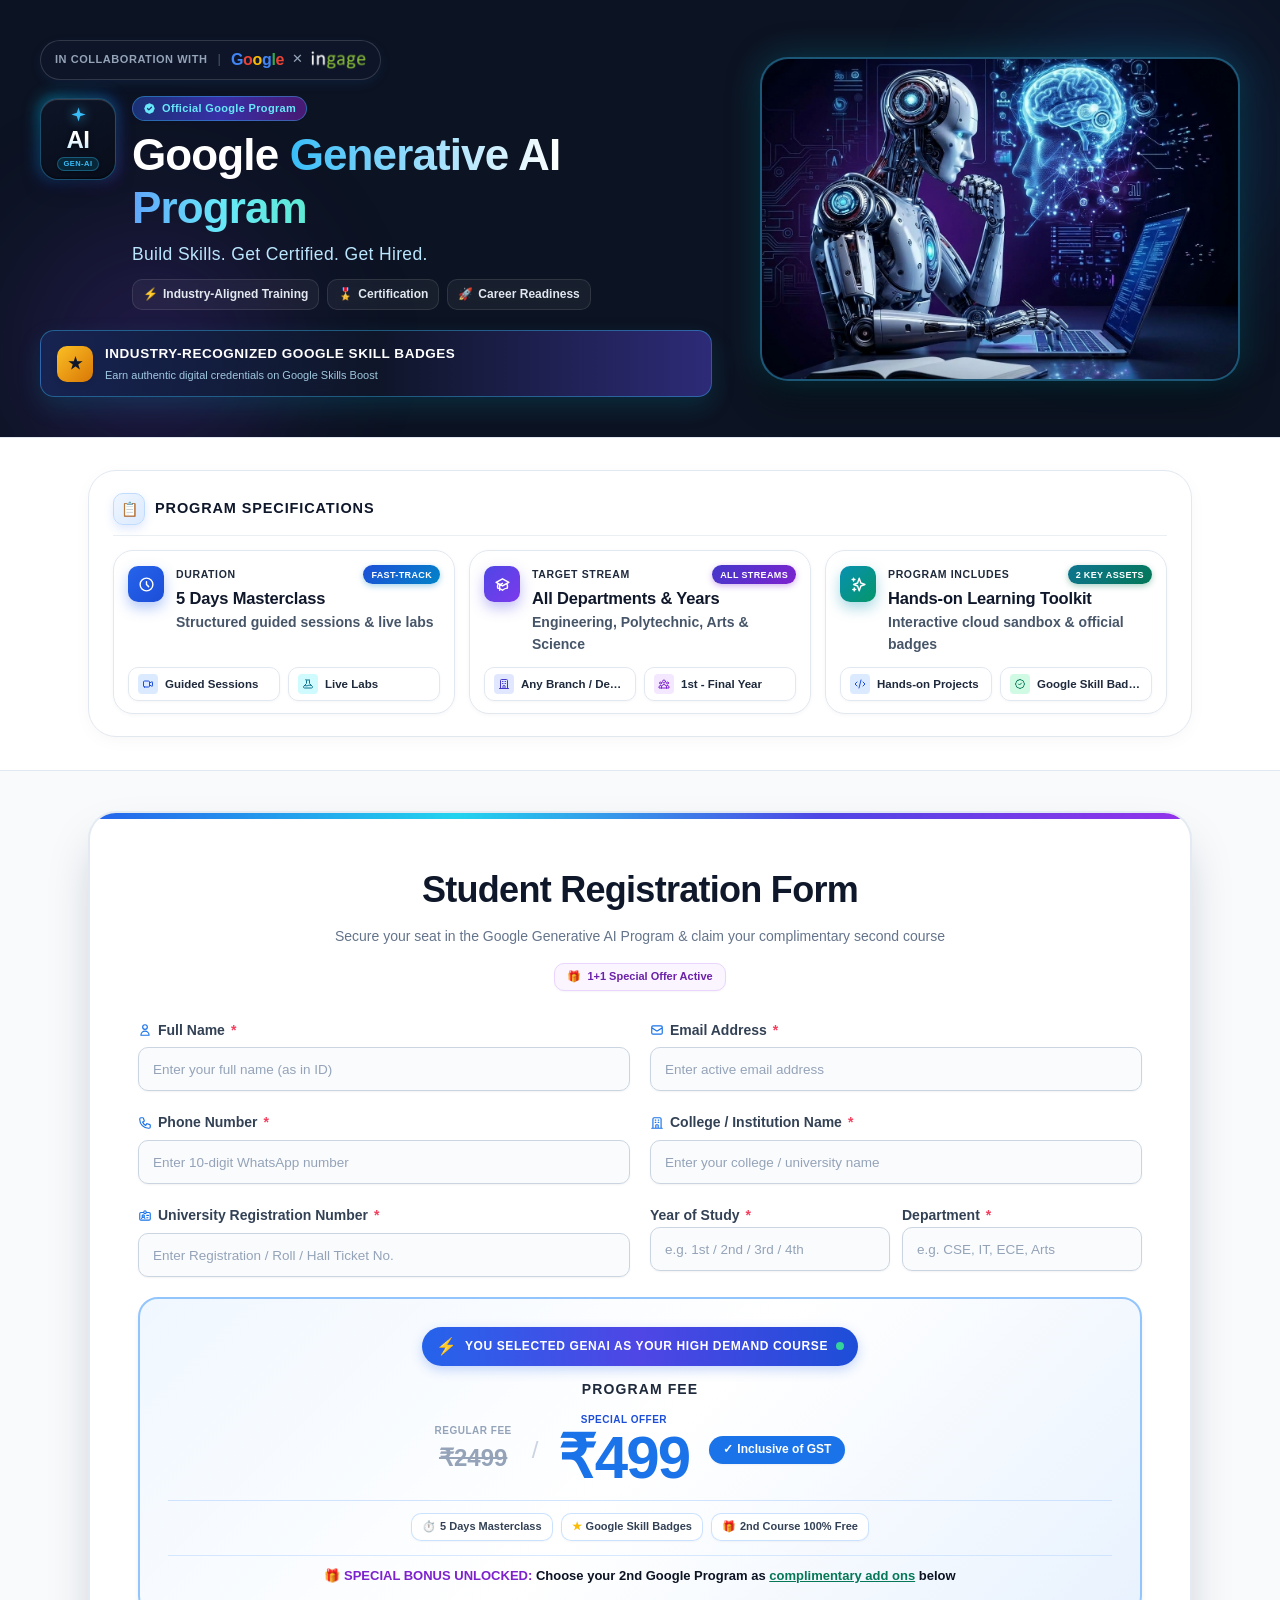
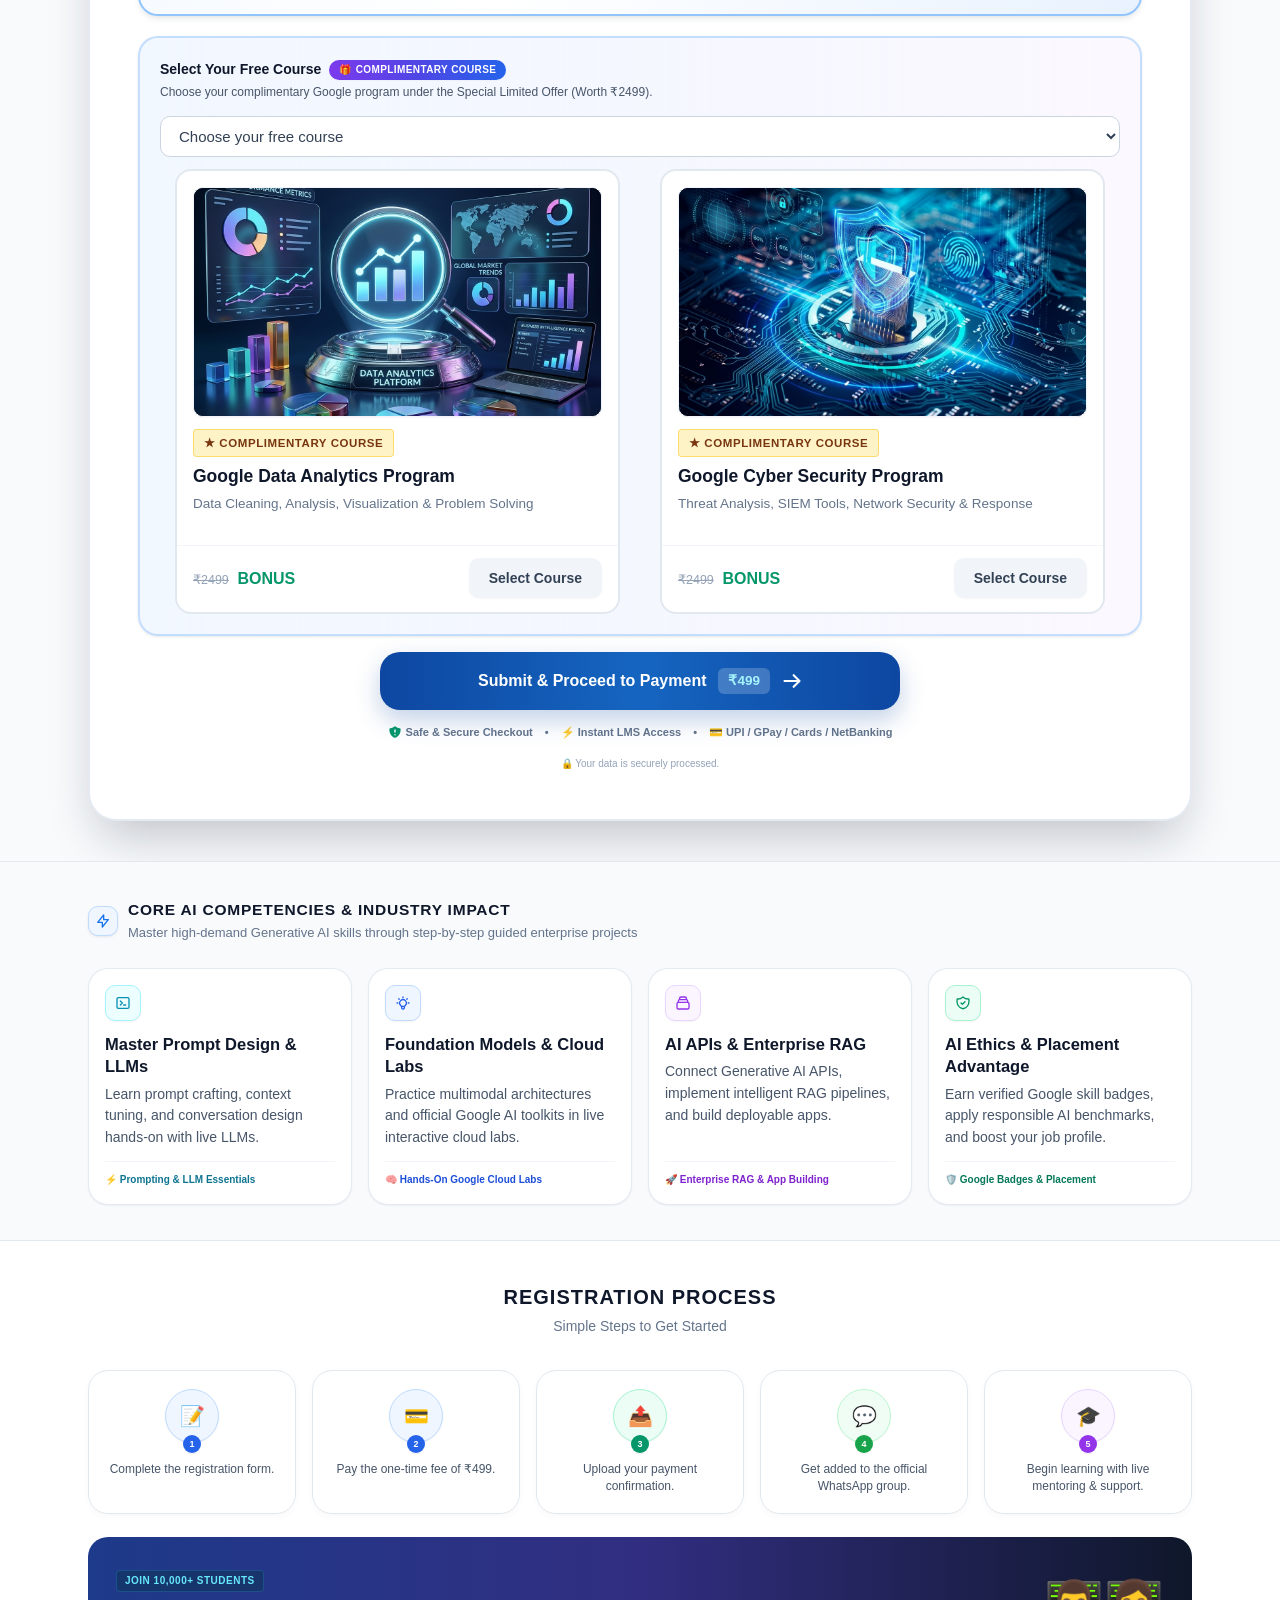
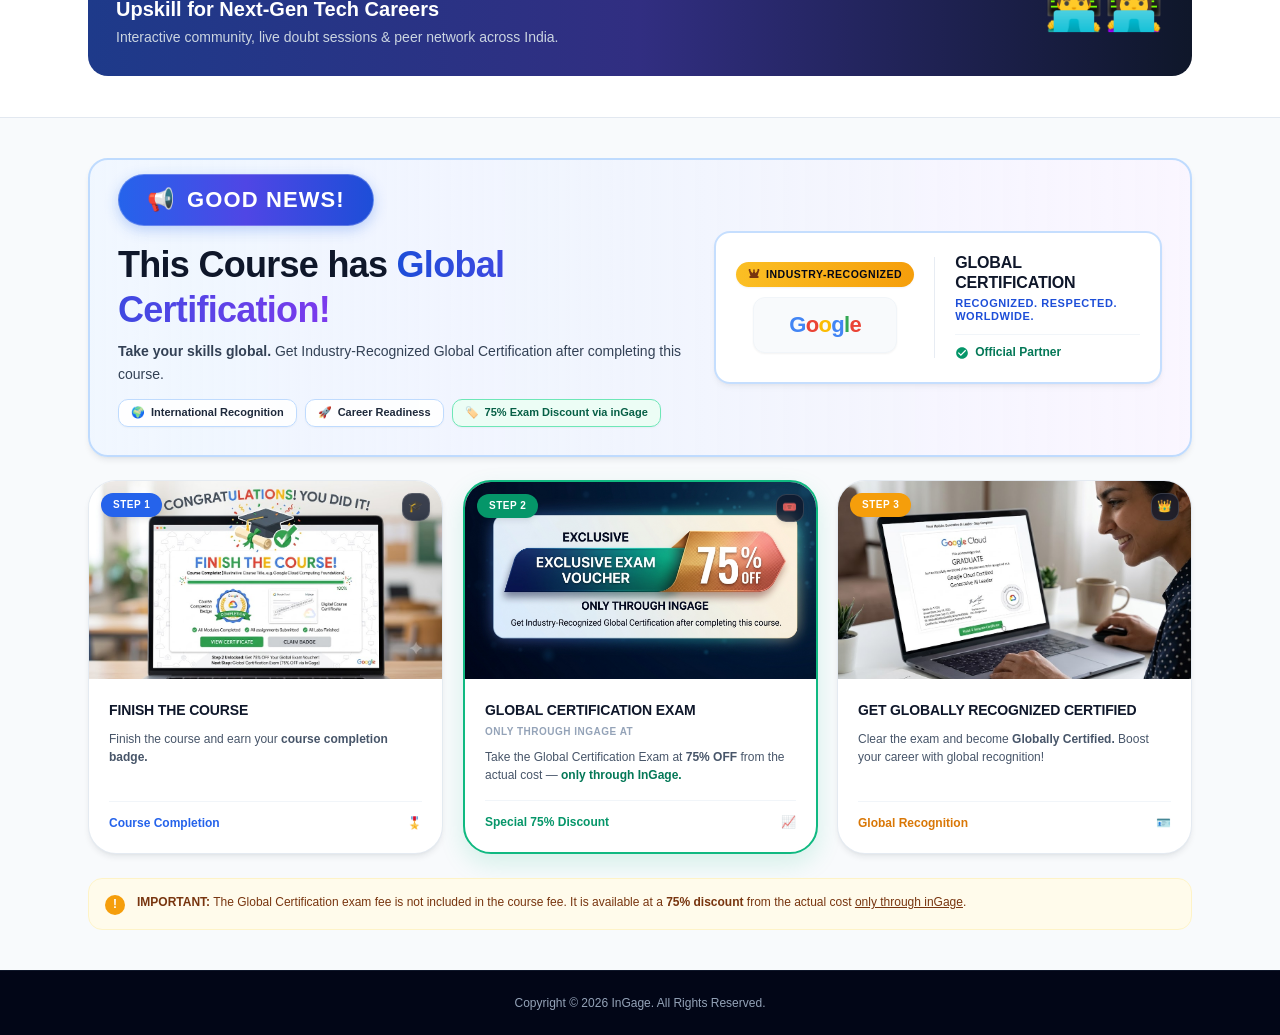
<file: GenAI_Reg/index.html>
<!DOCTYPE html>
<html lang="en">

<head>
  <meta charset="utf-8" />
  <meta content="width=device-width, initial-scale=1.0" name="viewport" />
  <title>Google Generative AI Program | inGage</title>

  <!-- Google Fonts: Plus Jakarta Sans, Caveat & Lora (Serif) -->
  <link rel="preconnect" href="https://fonts.googleapis.com" />
  <link rel="preconnect" href="https://fonts.gstatic.com" crossorigin />
  <link href="https://fonts.googleapis.com/css2?family=Caveat:wght@600;700&amp;family=Lora:ital,wght@0,400;0,500;0,600;0,700;1,400;1,600&amp;family=Plus+Jakarta+Sans:ital,wght@0,300;0,400;0,500;0,600;0,700;0,800;1,400&amp;display=swap" rel="stylesheet" />

  <!-- Apple San Francisco (SF Pro Display) Web Font -->
  <link href="https://fonts.cdnfonts.com/css/sf-pro-display" rel="stylesheet" />

  <!-- FontAwesome Icons -->
  <link rel="stylesheet" href="https://cdnjs.cloudflare.com/ajax/libs/font-awesome/6.5.1/css/all.min.css" />

  <!-- Pure Vanilla CSS3 Stylesheet -->
  <link rel="stylesheet" href="style.css" />

  <!-- 3D Flip Card Styles for Complimentary Courses -->
  <style>
    .free-course-cards-grid {
      display: flex;
      justify-content: center;
      align-items: stretch;
      gap: 40px;
      width: 100%;
    }
    .free-course-card.course-flip-card {
      flex: 1 1 0;
      width: 100%;
      max-width: 445px;
      min-height: 445px;
      position: relative;
      display: flex;
      flex-direction: column;
      justify-content: space-between;
      padding: 0 !important;
      overflow: hidden;
      border-radius: 16px;
      background-color: #ffffff;
      border: 2px solid #e2e8f0;
      transition: border-color var(--transition-base), box-shadow var(--transition-base), background-color var(--transition-base);
    }

    .free-course-card.course-flip-card:hover {
      border-color: #3b82f6;
      box-shadow: var(--shadow-lg);
    }
    .free-course-card.course-flip-card.selected {
      border-color: #2563eb !important;
      background-color: #f8fbff !important;
      box-shadow: 0 0 0 3px rgba(37, 99, 235, 0.25) !important;
    }
    .free-course-card.course-flip-card.selected .card-action-btn {
      background-color: #2563eb !important;
      color: #ffffff !important;
    }
    .course-flip-card-body {
      perspective: 1200px;
      -webkit-perspective: 1200px;
      position: relative;
      flex: 1;
      width: 100%;
      min-height: 335px;
      display: flex;
      flex-direction: column;
    }
    .course-flip-inner {
      position: relative;
      width: 100%;
      height: 100%;
      flex: 1;
      transition: transform 0.65s cubic-bezier(0.4, 0, 0.2, 1);
      transform-style: preserve-3d;
      -webkit-transform-style: preserve-3d;
      will-change: transform;
    }
    @media (hover: hover) {
      .course-flip-card-body:hover {
        z-index: 10 !important;
      }
      .course-flip-card-body:hover .course-flip-inner {
        transform: rotateY(180deg);
      }
      .course-flip-card:has(.card-fixed-buttons:hover) .course-flip-inner {
        transform: rotateY(0deg) !important;
      }
    }
    .course-flip-card.is-swapped .course-flip-inner,
    .course-flip-card.is-flipped .course-flip-inner {
      transform: rotateY(180deg);
    }
    .card-fixed-buttons {
      position: relative;
      z-index: 20 !important;
      margin-top: auto;
      padding: 12px 16px 14px 16px;
      border-top: 1px solid #f1f5f9;
      background: #ffffff;
      border-bottom-left-radius: calc(var(--radius-xl) - 2px);
      border-bottom-right-radius: calc(var(--radius-xl) - 2px);
      transition: background-color var(--transition-base), border-color var(--transition-base);
    }
    .card-fixed-buttons .card-footer-row {
      margin-top: 0 !important;
      padding-top: 0 !important;
      border-top: none !important;
      display: flex;
      align-items: center;
      justify-content: space-between;
      width: 100%;
    }
    .card-fixed-buttons .strike-2499 {
      font-size: 12.5px !important;
      color: #94a3b8;
    }
    .card-fixed-buttons .free-highlight {
      font-size: 16px !important;
      font-weight: 900 !important;
      color: #059669;
    }
    .card-fixed-buttons .card-action-btn {
      font-size: 14px !important;
      font-weight: 700 !important;
      padding: 9px 20px !important;
    }
    .free-course-card.selected .card-fixed-buttons {
      background: #f8fbff !important;
      border-top-color: rgba(37, 99, 235, 0.15) !important;
    }
    .course-flip-front,
    .course-flip-back {
      width: 100%;
      height: 100%;
      -webkit-backface-visibility: hidden;
      backface-visibility: hidden;
      box-sizing: border-box;
    }
    .course-flip-front {
      position: relative;
      transform: rotateY(0deg);
      -webkit-transform: rotateY(0deg);
      z-index: 2;
      display: flex;
      flex-direction: column;
      padding: 16px 16px 14px 16px;
      border-top-left-radius: calc(var(--radius-xl) - 2px);
      border-top-right-radius: calc(var(--radius-xl) - 2px);
      height: 100%;
      justify-content: flex-start;
    }
    .course-flip-front .card-img-banner {
      margin-bottom: 12px;
    }
    .course-flip-front .card-bonus-badge {
      font-size: 11.5px !important;
      font-weight: 800 !important;
      padding: 4px 10px !important;
      margin-bottom: 8px;
      align-self: flex-start;
    }
    .course-flip-front .card-title {
      font-size: 17.5px !important;
      font-weight: 800 !important;
      color: #0f172a;
      line-height: 1.3;
      margin-top: 0;
      margin-bottom: 6px;
    }
    .course-flip-front .card-desc {
      font-size: 13.5px !important;
      line-height: 1.5 !important;
      color: #64748b;
      margin-top: 0;
      margin-bottom: 0;
    }
    .course-flip-front .card-hover-hint,
    .card-hover-hint {
      display: none !important;
    }
    .course-flip-back {
      position: absolute;
      inset: 0;
      transform: rotateY(180deg);
      -webkit-transform: rotateY(180deg);
      z-index: 1;
      background: #ffffff;
      border: none !important;
      box-shadow: none !important;
      border-radius: 0 !important;
      border-top-left-radius: calc(var(--radius-xl) - 2px) !important;
      border-top-right-radius: calc(var(--radius-xl) - 2px) !important;
      padding: 14px 16px 10px 16px;
      display: flex;
      flex-direction: column;
      justify-content: space-between;
      overflow: hidden;
      scrollbar-width: none;
      -ms-overflow-style: none;
      text-align: left;
      transition: background-color var(--transition-base);
    }
    .course-flip-back::-webkit-scrollbar {
      display: none;
      width: 0;
      height: 0;
    }
    .free-course-card.selected .course-flip-back {
      background: #f8fbff !important;
    }
    /* Mobile Responsive (<= 768px): Card Flip Disabled on Mobile & Full Content Visible */
    @media (max-width: 768px) {
      .free-course-cards-grid {
        display: flex !important;
        flex-direction: column !important;
        align-items: stretch !important;
        gap: 20px !important;
        width: 100% !important;
        max-width: 100% !important;
      }
      .free-course-card.course-flip-card {
        width: 100% !important;
        max-width: 100% !important;
        min-height: 400px !important;
        height: auto !important;
        display: flex !important;
        flex-direction: column !important;
        justify-content: space-between !important;
        cursor: pointer !important;
        overflow: hidden !important;
        border-radius: 16px !important;
        background-color: #ffffff !important;
        border: 2px solid #e2e8f0 !important;
        margin: 0 0 16px 0 !important;
      }
      .course-flip-card-body {
        perspective: none !important;
        -webkit-perspective: none !important;
        min-height: 320px !important;
        height: auto !important;
        display: flex !important;
        flex-direction: column !important;
        flex: 1 1 auto !important;
        position: relative !important;
        width: 100% !important;
      }
      .course-flip-inner {
        transform: none !important;
        -webkit-transform: none !important;
        transform-style: flat !important;
        -webkit-transform-style: flat !important;
        transition: none !important;
        will-change: auto !important;
        min-height: 320px !important;
        height: auto !important;
        display: flex !important;
        flex-direction: column !important;
        flex: 1 1 auto !important;
        position: relative !important;
        width: 100% !important;
      }
      .course-flip-card-body:hover .course-flip-inner,
      .course-flip-card.is-swapped .course-flip-inner,
      .course-flip-card.is-flipped .course-flip-inner {
        transform: none !important;
        -webkit-transform: none !important;
      }
      .course-flip-front {
        position: relative !important;
        transform: none !important;
        -webkit-transform: none !important;
        backface-visibility: visible !important;
        -webkit-backface-visibility: visible !important;
        width: 100% !important;
        height: auto !important;
        min-height: 320px !important;
        display: flex !important;
        flex-direction: column !important;
        padding: 16px !important;
        opacity: 1 !important;
        visibility: visible !important;
      }
      .course-flip-front .card-img-banner {
        width: 100% !important;
        height: 150px !important;
        min-height: 150px !important;
        display: block !important;
        border-radius: 12px !important;
        overflow: hidden !important;
        margin-bottom: 12px !important;
        background-color: #0f172a !important;
      }
      .course-flip-front .card-img-banner img {
        width: 100% !important;
        height: 150px !important;
        min-height: 150px !important;
        object-fit: cover !important;
        display: block !important;
      }
      .course-flip-front .card-bonus-badge {
        font-size: 11.5px !important;
        font-weight: 800 !important;
        padding: 4px 10px !important;
        margin-bottom: 8px !important;
        align-self: flex-start !important;
        display: inline-flex !important;
      }
      .course-flip-front .card-title {
        font-size: 17px !important;
        font-weight: 800 !important;
        color: #0f172a !important;
        line-height: 1.3 !important;
        margin: 0 0 6px 0 !important;
        display: block !important;
      }
      .course-flip-front .card-desc {
        font-size: 13px !important;
        line-height: 1.45 !important;
        color: #64748b !important;
        margin: 0 !important;
        display: block !important;
      }
      .course-flip-back {
        display: none !important;
        visibility: hidden !important;
        opacity: 0 !important;
        pointer-events: none !important;
      }
      .card-fixed-buttons {
        display: block !important;
        width: 100% !important;
        position: relative !important;
        margin-top: auto !important;
        padding: 12px 16px 14px 16px !important;
        border-top: 1px solid #f1f5f9 !important;
        background: #ffffff !important;
      }
    }
    .popup-top-glow-blue,
    .popup-top-glow-purple,
    .popup-top-glow-cyan {
      position: absolute;
      top: 0;
      left: 0;
      right: 0;
      height: 4px;
      z-index: 10;
      pointer-events: none;
      border-top-left-radius: calc(var(--radius-xl) - 2px);
      border-top-right-radius: calc(var(--radius-xl) - 2px);
    }
    .popup-top-glow-blue {
      background: linear-gradient(90deg, #2563eb, #06b6d4, #10b981) !important;
    }
    .popup-top-glow-purple {
      background: linear-gradient(90deg, #7c3aed, #a855f7, #ec4899) !important;
    }
    .popup-top-glow-cyan {
      background: linear-gradient(90deg, #0284c7, #06b6d4, #2563eb) !important;
    }
    .popup-tag-cyan,
    .popup-tag-purple {
      display: inline-flex;
      align-items: center;
      gap: 5px;
      padding: 4px 10px;
      border-radius: var(--radius-full);
      font-size: 11.5px;
      font-weight: 800;
      letter-spacing: 0.04em;
      margin-bottom: 4px;
      text-transform: uppercase;
    }
    .flip-back-header {
      display: flex;
      align-items: flex-start;
      justify-content: space-between;
      gap: 8px;
      padding-bottom: 7px;
      border-bottom: 1px solid #f1f5f9;
      position: relative;
      z-index: 2;
    }
    .free-course-card.selected .flip-back-header {
      border-bottom-color: rgba(37, 99, 235, 0.15) !important;
    }
    .flip-back-heading {
      font-size: 17.5px;
      font-weight: 800;
      color: #0f172a;
      line-height: 1.25;
      margin: 3px 0 0 0;
    }
    .flip-back-price-pill {
      display: flex;
      flex-direction: column;
      align-items: flex-end;
      flex-shrink: 0;
    }
    .flip-strike-price {
      font-size: 12px;
      color: #94a3b8;
      text-decoration: line-through;
      line-height: 1;
    }
    .flip-free-price {
      font-size: 13.5px;
      font-weight: 900;
      color: #059669;
      background: #ecfdf5;
      padding: 3px 9px;
      border-radius: 5px;
      border: 1px solid #a7f3d0;
      margin-top: 3px;
    }
    .flip-back-stats {
      display: flex;
      align-items: center;
      justify-content: space-between;
      gap: 6px;
      margin: 7px 0;
    }
    .flip-stat-item {
      flex: 1;
      background: #f8fafc;
      border: 1px solid #e2e8f0;
      border-radius: 8px;
      padding: 6px 4px;
      display: flex;
      align-items: center;
      justify-content: center;
      gap: 5px;
      font-size: 13px;
      font-weight: 700;
      color: #334155;
    }
    .flip-stat-icon {
      font-size: 15px;
    }
    .free-course-card.selected .flip-stat-item {
      background: rgba(255, 255, 255, 0.9);
      border-color: rgba(37, 99, 235, 0.2);
    }
    .flip-back-learn-list {
      display: flex;
      flex-direction: column;
      gap: 6px;
      margin: 5px 0;
      flex: 1;
      justify-content: space-around;
    }
    .flip-learn-item {
      display: flex;
      align-items: flex-start;
      gap: 8px;
      font-size: 13.5px;
      line-height: 1.4;
      color: #334155;
      background: #f8fafc;
      padding: 6px 10px;
      border-radius: 8px;
      border: 1px solid #f1f5f9;
    }
    .flip-learn-item strong {
      font-weight: 800;
      color: #0f172a;
    }
    .free-course-card.selected .flip-learn-item {
      background: rgba(255, 255, 255, 0.9);
      border-color: rgba(37, 99, 235, 0.15);
    }
    .flip-learn-emoji {
      font-size: 16px;
      line-height: 1.1;
      flex-shrink: 0;
      margin-top: 1px;
    }
    .flip-back-footer-prompt {
      text-align: center;
      font-size: 12.5px;
      font-weight: 700;
      color: #2563eb;
      background: #eff6ff;
      padding: 6px 10px;
      border-radius: 8px;
      border: 1px dashed rgba(37, 99, 235, 0.4);
      margin-top: 5px;
    }
    .free-course-card.selected .flip-back-footer-prompt {
      background: rgba(239, 246, 255, 0.95);
      border-color: #2563eb;
    }
    .free-course-card .da-popup {
      display: none !important;
    }
  </style>
</head>

<body>
  <!-- Main Page Container Wrapper -->
  <div class="page-wrapper">

    <!-- ====================================================================
         1. HERO HEADER SECTION
         ==================================================================== -->
    <header class="hero-section" data-purpose="program-header">
      <!-- Ambient Glow Accents -->
      <div class="hero-glow-right"></div>
      <div class="hero-glow-left"></div>

      <div class="hero-grid">
        <!-- Left Hero Content: Brand, Title & Highlights -->
        <div class="hero-content">
          <!-- Official Collaboration Pill -->
          <div class="collab-pill">
            <span class="collab-label">In collaboration with</span>
            <span class="collab-divider">|</span>
            <div class="collab-logos">
              <span class="google-text-logo">
                <span class="google-blue">G</span><span class="google-red">o</span><span
                  class="google-yellow">o</span><span class="google-blue">g</span><span
                  class="google-green">l</span><span class="google-red">e</span>
              </span>
              <span class="collab-x">✕</span>
              <img src="../src/ingage-logo-white.png" alt="inGage Technologies" class="collab-ingage-logo" />
            </div>
          </div>

          <!-- Title & 3D Emblem Group -->
          <div class="hero-title-group">
            <!-- 3D AI Glowing Emblem -->
            <div class="hero-emblem">
              <div class="hero-emblem-glow"></div>
              <div class="hero-emblem-inner">
                <svg class="hero-emblem-spark" fill="currentColor" viewBox="0 0 24 24">
                  <path d="M12 2L14.4 9.6L22 12L14.4 14.4L12 22L9.6 14.4L2 12L9.6 9.6L12 2Z"></path>
                </svg>
                <span class="hero-emblem-text">AI</span>
                <span class="hero-emblem-subtag">GEN-AI</span>
              </div>
            </div>

            <!-- Program Title & Badges -->
            <div class="hero-title-wrap">
              <div class="official-program-badge">
                <svg class="official-badge-icon" fill="currentColor" viewBox="0 0 20 20">
                  <path clip-rule="evenodd"
                    d="M6.267 3.455a3.066 3.066 0 001.745-.723 3.066 3.066 0 013.976 0 3.066 3.066 0 001.745.723 3.066 3.066 0 012.812 2.812c.051.643.304 1.254.723 1.745a3.066 3.066 0 010 3.976 3.066 3.066 0 00-.723 1.745 3.066 3.066 0 01-2.812 2.812 3.066 3.066 0 00-1.745.723 3.066 3.066 0 01-3.976 0 3.066 3.066 0 00-1.745-.723 3.066 3.066 0 01-2.812-2.812 3.066 3.066 0 00-.723-1.745 3.066 3.066 0 010-3.976 3.066 3.066 0 00.723-1.745 3.066 3.066 0 012.812-2.812zm7.44 5.252a1 1 0 00-1.414-1.414L9 10.586 7.707 9.293a1 1 0 00-1.414 1.414l2 2a1 1 0 001.414 0l4-4z"
                    fill-rule="evenodd"></path>
                </svg>
                <span>Official Google Program</span>
              </div>

              <h1 class="hero-title font-san-francisco">
                Google <span class="shimmer-text font-san-francisco">Generative AI</span> <span
                  class="hero-title-accent font-san-francisco">Program</span>
              </h1>

              <p class="hero-tagline">
                Build Skills. Get Certified. Get Hired.
              </p>

              <!-- Micro Value-Prop Feature Pills -->
              <div class="hero-pills">
                <div class="hero-pill">
                  <span>⚡</span>
                  <span>Industry-Aligned Training</span>
                </div>
                <div class="hero-pill">
                  <span>🎖️</span>
                  <span>Certification</span>
                </div>
                <div class="hero-pill">
                  <span>🚀</span>
                  <span>Career Readiness</span>
                </div>
              </div>
            </div>
          </div>

          <!-- Enhanced Accreditation Banner -->
          <div class="hero-accreditation">
            <div class="accredit-star">★</div>
            <div class="accredit-text">
              <div class="accredit-title font-san-francisco">
                INDUSTRY-RECOGNIZED GOOGLE SKILL BADGES
              </div>
              <p class="accredit-desc">Earn authentic digital credentials on Google Skills Boost</p>
            </div>
          </div>
        </div>

        <!-- Right Hero Visual Illustration with Curved Borders -->
        <div class="hero-visual">
          <div class="hero-curved-img-wrap">
            <img src="../src/genai-card-bg.jpg" alt="Google Generative AI Robot with Neural Brain"
              loading="eager" />
          </div>
        </div>
      </div>
    </header>

    <!-- ====================================================================
         2. PROGRAM SPECIFICATIONS & LEARNING OUTCOMES
         ==================================================================== -->
    <section class="specs-section" data-purpose="learning-outcomes">
      <div class="content-container">

        <!-- Program Specifications Card (Compact & Symmetrical) -->
        <div class="specs-card scroll-reveal">
          <div class="specs-shimmer-top"></div>

          <!-- Card Header -->
          <div class="specs-header">
            <div class="specs-title-group">
              <span class="specs-icon">📋</span>
              <h3 class="specs-heading font-san-francisco">
                Program Specifications
              </h3>
            </div>
          </div>

          <!-- 3-Column Specifications Grid -->
          <div class="specs-grid">
            <!-- Box 1: Duration -->
            <div class="spec-item spec-item-blue">
              <div class="spec-top">
                <div class="spec-icon-box spec-icon-blue">
                  <svg fill="none" stroke="currentColor" viewBox="0 0 24 24">
                    <path stroke-linecap="round" stroke-linejoin="round" stroke-width="2"
                      d="M12 8v4l3 3m6-3a9 9 0 11-18 0 9 9 0 0118 0z"></path>
                  </svg>
                </div>
                <div class="spec-info">
                  <div class="spec-header-row">
                    <span class="spec-cat-label">Duration</span>
                    <span class="spec-badge spec-badge-blue">Fast-Track</span>
                  </div>
                  <div class="spec-title">5 Days Masterclass</div>
                  <p class="spec-desc">Structured guided sessions &amp; live labs</p>
                </div>
              </div>
              <div class="spec-pills-grid">
                <div class="spec-pill-btn">
                  <span class="spec-pill-icon pill-icon-blue">
                    <svg fill="none" stroke="currentColor" viewBox="0 0 24 24">
                      <path stroke-linecap="round" stroke-linejoin="round" stroke-width="2"
                        d="M15 10l4.553-2.276A1 1 0 0121 8.618v6.764a1 1 0 01-1.447.894L15 14M5 18h8a2 2 0 002-2V8a2 2 0 00-2-2H5a2 2 0 00-2 2v8a2 2 0 002 2z">
                      </path>
                    </svg>
                  </span>
                  <span>Guided Sessions</span>
                </div>
                <div class="spec-pill-btn">
                  <span class="spec-pill-icon pill-icon-cyan">
                    <svg fill="none" stroke="currentColor" viewBox="0 0 24 24">
                      <path stroke-linecap="round" stroke-linejoin="round" stroke-width="2"
                        d="M19.428 15.428a2 2 0 00-1.022-.547l-2.387-.477a6 6 0 00-3.86.517l-.318.158a6 6 0 01-3.86.517L6.05 15.21a2 2 0 00-1.806.547M8 4h8l-1 1v5.172a2 2 0 00.586 1.414l5 5c1.26 1.26.367 3.414-1.415 3.414H4.828c-1.782 0-2.674-2.154-1.414-3.414l5-5A2 2 0 009 10.172V5L8 4z">
                      </path>
                    </svg>
                  </span>
                  <span>Live Labs</span>
                </div>
              </div>
            </div>

            <!-- Box 2: Target Stream -->
            <div class="spec-item spec-item-indigo">
              <div class="spec-top">
                <div class="spec-icon-box spec-icon-indigo">
                  <svg fill="none" stroke="currentColor" viewBox="0 0 24 24">
                    <path stroke-linecap="round" stroke-linejoin="round" stroke-width="2"
                      d="M12 14l9-5-9-5-9 5 9 5zm0 0l6.16-3.422a12.083 12.083 0 01.665 6.479A11.952 11.952 0 0012 20.055a11.952 11.952 0 00-6.824-2.998 12.078 12.078 0 01.665-6.479L12 14zm-4 6v-7.5l4-2.222">
                    </path>
                  </svg>
                </div>
                <div class="spec-info">
                  <div class="spec-header-row">
                    <span class="spec-cat-label">Target Stream</span>
                    <span class="spec-badge spec-badge-indigo">All Streams</span>
                  </div>
                  <div class="spec-title">All Departments &amp; Years</div>
                  <p class="spec-desc">Engineering, Polytechnic, Arts &amp; Science</p>
                </div>
              </div>
              <div class="spec-pills-grid">
                <div class="spec-pill-btn">
                  <span class="spec-pill-icon pill-icon-indigo">
                    <svg fill="none" stroke="currentColor" viewBox="0 0 24 24">
                      <path stroke-linecap="round" stroke-linejoin="round" stroke-width="2"
                        d="M19 21V5a2 2 0 00-2-2H7a2 2 0 00-2 2v16m14 0h2m-2 0h-5m-9 0H3m2 0h5M9 7h1m-1 4h1m4-4h1m-1 4h1m-5 10v-5a1 1 0 011-1h2a1 1 0 011 1v5m-4 0h4">
                      </path>
                    </svg>
                  </span>
                  <span>Any Branch / Degree</span>
                </div>
                <div class="spec-pill-btn">
                  <span class="spec-pill-icon pill-icon-purple">
                    <svg fill="none" stroke="currentColor" viewBox="0 0 24 24">
                      <path stroke-linecap="round" stroke-linejoin="round" stroke-width="2"
                        d="M17 20h5v-2a3 3 0 00-5.356-1.857M17 20H7m10 0v-2c0-.656-.126-1.283-.356-1.857M7 20H2v-2a3 3 0 015.356-1.857M7 20v-2c0-.656.126-1.283.356-1.857m0 0a5.002 5.002 0 019.288 0M15 7a3 3 0 11-6 0 3 3 0 016 0zm6 3a2 2 0 11-4 0 2 2 0 014 0zM7 10a2 2 0 11-4 0 2 2 0 014 0z">
                      </path>
                    </svg>
                  </span>
                  <span>1st - Final Year</span>
                </div>
              </div>
            </div>

            <!-- Box 3: Program Includes -->
            <div class="spec-item spec-item-cyan">
              <div class="spec-top">
                <div class="spec-icon-box spec-icon-cyan">
                  <svg fill="none" stroke="currentColor" viewBox="0 0 24 24">
                    <path stroke-linecap="round" stroke-linejoin="round" stroke-width="2"
                      d="M5 3v4M3 5h4M6 17v4m-2-2h4m5-16l2.286 6.857L21 12l-5.714 2.143L13 21l-2.286-6.857L5 12l5.714-2.143L13 3z">
                    </path>
                  </svg>
                </div>
                <div class="spec-info">
                  <div class="spec-header-row">
                    <span class="spec-cat-label">Program Includes</span>
                    <span class="spec-badge spec-badge-cyan">2 Key Assets</span>
                  </div>
                  <div class="spec-title">Hands-on Learning Toolkit</div>
                  <p class="spec-desc">Interactive cloud sandbox &amp; official badges</p>
                </div>
              </div>
              <div class="spec-pills-grid">
                <div class="spec-pill-btn">
                  <span class="spec-pill-icon pill-icon-blue">
                    <svg fill="none" stroke="currentColor" viewBox="0 0 24 24">
                      <path stroke-linecap="round" stroke-linejoin="round" stroke-width="2"
                        d="M10 20l4-16m4 4l4 4-4 4M6 16l-4-4 4-4"></path>
                    </svg>
                  </span>
                  <span>Hands-on Projects</span>
                </div>
                <div class="spec-pill-btn">
                  <span class="spec-pill-icon pill-icon-emerald">
                    <svg fill="none" stroke="currentColor" viewBox="0 0 24 24">
                      <path stroke-linecap="round" stroke-linejoin="round" stroke-width="2"
                        d="M9 12l2 2 4-4M7.835 4.697a3.42 3.42 0 001.946-.806 3.42 3.42 0 014.438 0 3.42 3.42 0 001.946.806 3.42 3.42 0 013.138 3.138 3.42 3.42 0 00.806 1.946 3.42 3.42 0 010 4.438 3.42 3.42 0 00-.806 1.946 3.42 3.42 0 01-3.138 3.138 3.42 3.42 0 00-1.946.806 3.42 3.42 0 01-4.438 0 3.42 3.42 0 00-1.946-.806 3.42 3.42 0 01-3.138-3.138 3.42 3.42 0 00-.806-1.946 3.42 3.42 0 010-4.438 3.42 3.42 0 00.806-1.946 3.42 3.42 0 013.138-3.138z">
                      </path>
                    </svg>
                  </span>
                  <span>Google Skill Badges</span>
                </div>
              </div>
            </div>
          </div>
        </div>

      </div>
    </section>

    <!-- ====================================================================
         3. STUDENT REGISTRATION FORM & PRICING
         ==================================================================== -->
    <main class="reg-section" id="registration-section" data-purpose="registration-form-section">
      <div class="content-container">

        <div class="reg-form-card scroll-reveal" id="student-registration-card">
          <div class="reg-top-glow-line"></div>

          <!-- Section Heading -->
          <div class="reg-header">
            <h2 class="reg-heading font-san-francisco">
              Student Registration Form
            </h2>
            <p class="reg-subheading">
              Secure your seat in the Google Generative AI Program &amp; claim your complimentary second course
            </p>

            <!-- Trust Seals Ribbon -->
            <div class="reg-trust-ribbon">
              <div class="trust-badge-purple">
                <span>🎁</span>
                <span>1+1 Special Offer Active</span>
              </div>
            </div>
          </div>

          <!-- The Registration Form -->
          <form id="registration-form" method="POST" onsubmit="event.preventDefault(); handleFormSubmit();">
            <div class="form-fields-grid">

              <!-- Full Name -->
              <div class="form-group">
                <label class="form-label" for="full-name">
                  <svg fill="none" stroke="currentColor" viewBox="0 0 24 24">
                    <path stroke-linecap="round" stroke-linejoin="round" stroke-width="2"
                      d="M16 7a4 4 0 11-8 0 4 4 0 018 0zM12 14a7 7 0 00-7 7h14a7 7 0 00-7-7z"></path>
                  </svg>
                  <span>Full Name</span>
                  <span class="form-req">*</span>
                </label>
                <input class="form-input" id="full-name" name="fullName" placeholder="Enter your full name (as in ID)"
                  required="" type="text" />
              </div>

              <!-- Email Address -->
              <div class="form-group">
                <label class="form-label" for="email">
                  <svg fill="none" stroke="currentColor" viewBox="0 0 24 24">
                    <path stroke-linecap="round" stroke-linejoin="round" stroke-width="2"
                      d="M3 8l7.89 5.26a2 2 0 002.22 0L21 8M5 19h14a2 2 0 002-2V7a2 2 0 00-2-2H5a2 2 0 00-2 2v10a2 2 0 002 2z">
                    </path>
                  </svg>
                  <span>Email Address</span>
                  <span class="form-req">*</span>
                </label>
                <input class="form-input" id="email" name="email" placeholder="Enter active email address" required=""
                  type="email" />
              </div>

              <!-- Phone Number -->
              <div class="form-group">
                <label class="form-label" for="phone">
                  <svg fill="none" stroke="currentColor" viewBox="0 0 24 24">
                    <path stroke-linecap="round" stroke-linejoin="round" stroke-width="2"
                      d="M3 5a2 2 0 012-2h3.28a1 1 0 01.948.684l1.498 4.493a1 1 0 01-.502 1.21l-2.257 1.13a11.042 11.042 0 005.516 5.516l1.13-2.257a1 1 0 011.21-.502l4.493 1.498a1 1 0 01.684.949V19a2 2 0 01-2 2h-1C9.716 21 3 14.284 3 6V5z">
                    </path>
                  </svg>
                  <span>Phone Number</span>
                  <span class="form-req">*</span>
                </label>
                <input class="form-input" id="phone" name="phone" pattern="[0-9]{10}"
                  placeholder="Enter 10-digit WhatsApp number" required="" type="tel" />
              </div>

              <!-- College / Institution Name -->
              <div class="form-group">
                <label class="form-label" for="college-name">
                  <svg fill="none" stroke="currentColor" viewBox="0 0 24 24">
                    <path stroke-linecap="round" stroke-linejoin="round" stroke-width="2"
                      d="M19 21V5a2 2 0 00-2-2H7a2 2 0 00-2 2v16m14 0h2m-2 0h-5m-9 0H3m2 0h5M9 7h1m-1 4h1m4-4h1m-1 4h1m-5 10v-5a1 1 0 011-1h2a1 1 0 011 1v5m-4 0h4">
                    </path>
                  </svg>
                  <span>College / Institution Name</span>
                  <span class="form-req">*</span>
                </label>
                <input class="form-input" id="college-name" name="collegeName"
                  placeholder="Enter your college / university name" required="" type="text" />
              </div>

              <!-- University Registration Number -->
              <div class="form-group">
                <label class="form-label" for="reg-number">
                  <svg fill="none" stroke="currentColor" viewBox="0 0 24 24">
                    <path stroke-linecap="round" stroke-linejoin="round" stroke-width="2"
                      d="M10 6H5a2 2 0 00-2 2v9a2 2 0 002 2h14a2 2 0 002-2V8a2 2 0 00-2-2h-5m-4 0V5a2 2 0 114 0v1m-4 0a2 2 0 104 0m-5 8a2 2 0 100-4 2 2 0 000 4zm0 0c1.306 0 2.417.835 2.83 2M9 14a3.001 3.001 0 00-2.83 2M15 11h3m-3 4h2">
                    </path>
                  </svg>
                  <span>University Registration Number</span>
                  <span class="form-req">*</span>
                </label>
                <input class="form-input" id="reg-number" name="regNumber"
                  placeholder="Enter Registration / Roll / Hall Ticket No." required="" type="text" />
              </div>

              <!-- Year of Study & Department -->
              <div class="form-group">
                <div class="form-subgrid">
                  <div>
                    <label class="form-label" for="year-of-study">
                      <span>Year of Study</span>
                      <span class="form-req">*</span>
                    </label>
                    <input class="form-input" id="year-of-study" name="yearOfStudy"
                      placeholder="e.g. 1st / 2nd / 3rd / 4th" required="" type="text" />
                  </div>
                  <div>
                    <label class="form-label" for="department">
                      <span>Department</span>
                      <span class="form-req">*</span>
                    </label>
                    <input class="form-input" id="department" name="department" placeholder="e.g. CSE, IT, ECE, Arts"
                      required="" type="text" />
                  </div>
                </div>
              </div>

              <!-- Selected High Demand Course & Program Fee Pass Card -->
              <div class="selected-course-pass-card" data-purpose="selected-course-pricing-card">
                <!-- High Demand Course Selection Announcement -->
                <div class="selected-badge-pill">
                  <span class="selected-badge-icon">⚡</span>
                  <span class="selected-badge-text">YOU SELECTED GENAI AS YOUR HIGH DEMAND COURSE</span>
                  <span class="pulse-dot-green"></span>
                </div>

                <h3 class="pass-heading">
                  PROGRAM FEE
                </h3>

                <!-- Pricing Display -->
                <div class="pricing-row">
                  <div class="regular-fee-col">
                    <span class="fee-label">Regular Fee</span>
                    <span class="strike-fee">₹2499</span>
                  </div>

                  <span class="fee-slash">/</span>

                  <div class="student-fee-col">
                    <span class="student-label">SPECIAL OFFER</span>
                    <span class="student-fee-number">₹499</span>
                  </div>

                  <div class="gst-badge">
                    <span>✓</span> Inclusive of GST
                  </div>
                </div>

                <!-- Value Highlights Micro-Bar -->
                <div class="pass-highlights-bar">
                  <span class="pass-pill-chip">
                    <strong class="google-blue">⏱️</strong> 5 Days Masterclass
                  </span>
                  <span class="pass-pill-chip">
                    <strong class="google-yellow">★</strong> Google Skill Badges
                  </span>
                  <span class="pass-pill-chip">
                    <strong class="google-red">🎁</strong> 2nd Course 100% Free
                  </span>
                </div>

                <!-- Bridge to Complimentary Course Selection -->
                <div class="pass-bridge-note">
                  <span>🎁 <span class="bonus-unlocked-tag">SPECIAL BONUS UNLOCKED:</span> Choose your 2nd Google
                    Program as <span class="bonus-free-underline">complimentary add ons</span> below</span>
                </div>
              </div>

              <!-- Free Course Selection Section -->
              <div class="free-course-select-block">
                <div class="free-course-header-row">
                  <div>
                    <div class="free-course-title-group">
                      <label class="free-course-label" for="free-course">Select Your Free Course</label>
                      <span class="bonus-pill-tag">
                        <span>🎁</span> Complimentary Course
                      </span>
                    </div>
                    <p class="free-course-subtitle">Choose your complimentary Google program under the Special Limited
                      Offer (Worth ₹2499).</p>
                  </div>
                </div>

                <!-- Native select for form submission & accessibility -->
                <div class="native-dropdown-wrap">
                  <select class="form-select" id="free-course" name="freeCourse" onchange="syncFromDropdown(this.value)"
                    required="">
                    <option disabled="" selected="" value="">Choose your free course</option>
                    <option value="data-analytics">Google Data Analytics Program</option>
                    <option value="cyber-security">Google Cyber Security Program</option>
                  </select>
                </div>

                <!-- Interactive Selectable Course Cards -->
                <div class="free-course-cards-grid" id="course-cards-container">

                  <!-- Card 1: Google Data Analytics -->
                  <div class="free-course-card course-flip-card" id="card-data-analytics" onclick="selectCourse('data-analytics')"
                    role="button" tabindex="0">

                    <div class="course-flip-card-body">
                      <div class="course-flip-inner">
                        <!-- Front Face -->
                        <div class="course-flip-front">
                          <div class="card-img-banner">
                            <img src="../src/data-analytics-card-bg.jpg" alt="Google Data Analytics Program" loading="lazy" />
                          </div>
                          <div class="card-bonus-badge">★ Complimentary Course</div>
                          <h4 class="card-title">Google Data Analytics Program</h4>
                          <p class="card-desc">Data Cleaning, Analysis, Visualization &amp; Problem Solving</p>
                        </div>

                        <!-- Back Face (Curriculum & Details) -->
                        <div class="course-flip-back">
                          <div class="popup-top-glow-blue"></div>
                          <div class="flip-back-header">
                            <div>
                              <div class="popup-tag-cyan">★ Complimentary Course</div>
                              <h4 class="flip-back-heading">Google Data Analytics Program</h4>
                            </div>
                          </div>

                          <div class="flip-back-stats">
                            <div class="flip-stat-item">
                              <span class="flip-stat-icon">⏱️</span>
                              <span class="flip-stat-text">5 Days</span>
                            </div>
                            <div class="flip-stat-item">
                              <span class="flip-stat-icon">🛠️</span>
                              <span class="flip-stat-text">Skill Badges</span>
                            </div>
                            <div class="flip-stat-item">
                              <span class="flip-stat-icon">🎯</span>
                              <span class="flip-stat-text">All Depts</span>
                            </div>
                          </div>

                          <!-- 4 Key Curriculum Points -->
                          <div class="flip-back-learn-list">
                            <div class="flip-learn-item">
                              <span class="flip-learn-emoji">📊</span>
                              <div><strong>Data Cleaning &amp; SQL:</strong> Clean, validate &amp; prepare raw datasets</div>
                            </div>
                            <div class="flip-learn-item">
                              <span class="flip-learn-emoji">📈</span>
                              <div><strong>Predictive Analytics:</strong> Forecast trends &amp; derive actionable insights</div>
                            </div>
                            <div class="flip-learn-item">
                              <span class="flip-learn-emoji">📉</span>
                              <div><strong>Dashboards &amp; Tableau:</strong> Build visual reports to optimize decisions</div>
                            </div>
                            <div class="flip-learn-item">
                              <span class="flip-learn-emoji">☁️</span>
                              <div><strong>Cloud Pipelines:</strong> Build and run analytics on Google Cloud</div>
                            </div>
                          </div>

                        </div>
                      </div>
                    </div>

                    <!-- FIXED TWO BUTTONS / FOOTER IN SAME PLACE (Never flips, always static) -->
                    <div class="card-fixed-buttons">
                      <div class="card-footer-row">
                        <div>
                          <span class="strike-2499">₹2499</span>
                          <span class="free-highlight">BONUS</span>
                        </div>
                        <button class="card-action-btn action-btn" type="button">Select Course</button>
                      </div>
                    </div>
                  </div>

                  <!-- Card 2: Google Cyber Security -->
                  <div class="free-course-card course-flip-card" id="card-cyber-security" onclick="selectCourse('cyber-security')"
                    role="button" tabindex="0">

                    <div class="course-flip-card-body">
                      <div class="course-flip-inner">
                        <!-- Front Face -->
                        <div class="course-flip-front">
                          <div class="card-img-banner">
                            <img src="../src/cyber-security-card-bg.jpg" alt="Google Cyber Security Program" loading="lazy" />
                          </div>
                          <div class="card-bonus-badge">★ Complimentary Course</div>
                          <h4 class="card-title">Google Cyber Security Program</h4>
                          <p class="card-desc">Threat Analysis, SIEM Tools, Network Security &amp; Response</p>
                        </div>

                        <!-- Back Face (Curriculum & Details) -->
                        <div class="course-flip-back">
                          <div class="popup-top-glow-purple"></div>
                          <div class="flip-back-header">
                            <div>
                              <div class="popup-tag-purple">★ Complimentary Course</div>
                              <h4 class="flip-back-heading">Google Cyber Security Program</h4>
                            </div>
                          </div>

                          <div class="flip-back-stats">
                            <div class="flip-stat-item">
                              <span class="flip-stat-icon">⏱️</span>
                              <span class="flip-stat-text">5 Days</span>
                            </div>
                            <div class="flip-stat-item">
                              <span class="flip-stat-icon">🛠️</span>
                              <span class="flip-stat-text">Skill Badges</span>
                            </div>
                            <div class="flip-stat-item">
                              <span class="flip-stat-icon">🎯</span>
                              <span class="flip-stat-text">All Depts</span>
                            </div>
                          </div>

                          <!-- 4 Key Curriculum Points -->
                          <div class="flip-back-learn-list">
                            <div class="flip-learn-item">
                              <span class="flip-learn-emoji">🛡️</span>
                              <div><strong>Threat Defense:</strong> Detect vulnerabilities &amp; mitigate cyber risks</div>
                            </div>
                            <div class="flip-learn-item">
                              <span class="flip-learn-emoji">🌐</span>
                              <div><strong>Network Security:</strong> Configure firewalls, IDS &amp; access controls</div>
                            </div>
                            <div class="flip-learn-item">
                              <span class="flip-learn-emoji">🔍</span>
                              <div><strong>SIEM &amp; Forensics:</strong> Analyze logs &amp; manage security incidents</div>
                            </div>
                            <div class="flip-learn-item">
                              <span class="flip-learn-emoji">🐍</span>
                              <div><strong>Python Automation:</strong> Automate defense with Python scripts</div>
                            </div>
                          </div>

                        </div>
                      </div>
                    </div>

                    <!-- FIXED TWO BUTTONS / FOOTER IN SAME PLACE (Never flips, always static) -->
                    <div class="card-fixed-buttons">
                      <div class="card-footer-row">
                        <div>
                          <span class="strike-2499">₹2499</span>
                          <span class="free-highlight">BONUS</span>
                        </div>
                        <button class="card-action-btn action-btn" type="button">Select Course</button>
                      </div>
                    </div>
                  </div>

                </div>

                <!-- Active Confirmation Pill -->
                <div class="selected-confirmation-pill hidden" id="selected-confirmation-pill">
                  <div style="display: flex; align-items: center; gap: 8px;">
                    <span class="confirm-check-badge">✓</span>
                    <span>Selected Complimentary Course: <strong id="selected-course-title"
                        style="font-weight: 900; font-size: 13px;">None</strong></span>
                  </div>
                </div>
              </div>

            </div>

            <!-- Submit Button & Trust Area -->
            <div class="reg-submit-area">
              <button class="btn-submit-main" type="submit">
                <span>Submit &amp; Proceed to Payment</span>
                <span class="submit-fee-chip">₹499</span>
                <svg fill="none" stroke="currentColor" viewBox="0 0 24 24">
                  <path d="M14 5l7 7m0 0l-7 7m7-7H3" stroke-linecap="round" stroke-linejoin="round" stroke-width="2.5">
                  </path>
                </svg>
              </button>

              <div class="security-trust-row">
                <span class="security-trust-item">
                  <svg fill="currentColor" viewBox="0 0 20 20">
                    <path clip-rule="evenodd"
                      d="M10 1.944A11.954 11.954 0 012.166 5C2.056 5.649 2 6.319 2 7c0 5.225 3.34 9.67 8 11.317C14.66 16.67 18 12.225 18 7c0-.682-.057-1.35-.166-2.001A11.954 11.954 0 0110 1.944zM11 14a1 1 0 11-2 0 1 1 0 012 0zm0-7a1 1 0 10-2 0v3a1 1 0 102 0V7z"
                      fill-rule="evenodd"></path>
                  </svg>
                  <span>Safe &amp; Secure Checkout</span>
                </span>
                <span>•</span>
                <span>⚡ Instant LMS Access</span>
                <span>•</span>
                <span>💳 UPI / GPay / Cards / NetBanking</span>
              </div>
            </div>

            <p class="reg-privacy-note">
              🔒 Your data is securely processed.
            </p>
          </form>
        </div>

      </div>
    </main>

    <!-- ====================================================================
         4. CORE AI COMPETENCIES & INDUSTRY IMPACT
         ==================================================================== -->
    <section class="curriculum-section" data-purpose="core-competencies">
      <div class="content-container">

        <!-- Section Title: Core AI Competencies -->
        <div class="curriculum-header scroll-reveal">
          <div class="curriculum-title-wrap">
            <span class="curriculum-icon-badge">
              <svg fill="none" stroke="currentColor" viewBox="0 0 24 24">
                <path d="M13 10V3L4 14h7v7l9-11h-7z" stroke-linecap="round" stroke-linejoin="round" stroke-width="2">
                </path>
              </svg>
            </span>
            <div>
              <h2 class="curriculum-heading font-san-francisco">
                Core AI Competencies &amp; Industry Impact
              </h2>
              <p class="curriculum-subtext">Master high-demand Generative AI skills through step-by-step guided
                enterprise projects</p>
            </div>
          </div>
        </div>

        <!-- 4 Core AI Learning Modules Grid (Short, Attractive Copy) -->
        <div class="curriculum-grid">
          <!-- Card 1: Prompt Design -->
          <article class="module-card module-card-cyan scroll-reveal">
            <div>
              <div class="module-icon-wrap module-icon-cyan">
                <svg fill="none" stroke="currentColor" viewBox="0 0 24 24">
                  <path stroke-linecap="round" stroke-linejoin="round" stroke-width="2"
                    d="M8 9l3 3-3 3m5 0h3M5 20h14a2 2 0 002-2V6a2 2 0 00-2-2H5a2 2 0 00-2 2v12a2 2 0 002 2z"></path>
                </svg>
              </div>
              <h3 class="module-title">Master Prompt Design &amp; LLMs</h3>
              <p class="module-desc">
                Learn prompt crafting, context tuning, and conversation design hands-on with live LLMs.
              </p>
            </div>
            <div class="module-footer-pill">
              <span>⚡ Prompting &amp; LLM Essentials</span>
              <span class="module-arrow">→</span>
            </div>
          </article>

          <!-- Card 2: Foundation Models -->
          <article class="module-card module-card-blue scroll-reveal">
            <div>
              <div class="module-icon-wrap module-icon-blue">
                <svg fill="none" stroke="currentColor" viewBox="0 0 24 24">
                  <path stroke-linecap="round" stroke-linejoin="round" stroke-width="2"
                    d="M9.663 17h4.673M12 3v1m6.364 1.636l-.707.707M21 12h-1M4 12H3m3.343-5.657l-.707-.707m2.828 9.9a5 5 0 117.072 0l-.548.547A3.374 3.374 0 0014 18.469V19a2 2 0 11-4 0v-.531c0-.895-.356-1.754-.988-2.386l-.548-.547z">
                  </path>
                </svg>
              </div>
              <h3 class="module-title">Foundation Models &amp; Cloud Labs</h3>
              <p class="module-desc">
                Practice multimodal architectures and official Google AI toolkits in live interactive cloud labs.
              </p>
            </div>
            <div class="module-footer-pill">
              <span>🧠 Hands-On Google Cloud Labs</span>
              <span class="module-arrow">→</span>
            </div>
          </article>

          <!-- Card 3: AI APIs & RAG -->
          <article class="module-card module-card-purple scroll-reveal">
            <div>
              <div class="module-icon-wrap module-icon-purple">
                <svg fill="none" stroke="currentColor" viewBox="0 0 24 24">
                  <path stroke-linecap="round" stroke-linejoin="round" stroke-width="2"
                    d="M19 11H5m14 0a2 2 0 012 2v6a2 2 0 01-2 2H5a2 2 0 01-2-2v-6a2 2 0 012-2m14 0V9a2 2 0 00-2-2M5 11V9a2 2 0 012-2m0 0V5a2 2 0 012-2h6a2 2 0 012 2v2M7 7h10">
                  </path>
                </svg>
              </div>
              <h3 class="module-title">AI APIs &amp; Enterprise RAG</h3>
              <p class="module-desc">
                Connect Generative AI APIs, implement intelligent RAG pipelines, and build deployable apps.
              </p>
            </div>
            <div class="module-footer-pill">
              <span>🚀 Enterprise RAG &amp; App Building</span>
              <span class="module-arrow">→</span>
            </div>
          </article>

          <!-- Card 4: AI Ethics & Placement -->
          <article class="module-card module-card-emerald scroll-reveal">
            <div>
              <div class="module-icon-wrap module-icon-emerald">
                <svg fill="none" stroke="currentColor" viewBox="0 0 24 24">
                  <path stroke-linecap="round" stroke-linejoin="round" stroke-width="2"
                    d="M9 12l2 2 4-4m5.618-4.016A11.955 11.955 0 0112 2.944a11.955 11.955 0 01-8.618 3.04A12.02 12.02 0 003 9c0 5.591 3.824 10.29 9 11.622 5.176-1.332 9-6.03 9-11.622 0-1.042-.133-2.052-.382-3.016z">
                  </path>
                </svg>
              </div>
              <h3 class="module-title">AI Ethics &amp; Placement Advantage</h3>
              <p class="module-desc">
                Earn verified Google skill badges, apply responsible AI benchmarks, and boost your job profile.
              </p>
            </div>
            <div class="module-footer-pill">
              <span>🛡️ Google Badges &amp; Placement</span>
              <span class="module-arrow">→</span>
            </div>
          </article>
        </div>

      </div>
    </section>

    <!-- ====================================================================
         5. REGISTRATION PROCESS PIPELINE (5 STEPS)
         ==================================================================== -->
    <section class="process-section" data-purpose="registration-process-steps">
      <div class="content-container">

        <div class="process-header scroll-reveal">
          <h2 class="process-heading font-san-francisco">Registration Process</h2>
          <p class="process-subheading">Simple Steps to Get Started</p>
        </div>

        <div class="process-steps-grid">
          <!-- Step 1 -->
          <div class="process-step-item scroll-reveal">
            <div class="step-icon-circle step-circle-blue">📝</div>
            <span class="step-badge-number step-num-blue">1</span>
            <p class="step-text">Complete the registration form.</p>
          </div>

          <!-- Step 2 -->
          <div class="process-step-item scroll-reveal">
            <div class="step-icon-circle step-circle-blue">💳</div>
            <span class="step-badge-number step-num-blue">2</span>
            <p class="step-text">Pay the one-time fee of ₹499.</p>
          </div>

          <!-- Step 3 -->
          <div class="process-step-item scroll-reveal">
            <div class="step-icon-circle step-circle-emerald">📤</div>
            <span class="step-badge-number step-num-emerald">3</span>
            <p class="step-text">Upload your payment confirmation.</p>
          </div>

          <!-- Step 4 -->
          <div class="process-step-item scroll-reveal">
            <div class="step-icon-circle step-circle-green">💬</div>
            <span class="step-badge-number step-num-green">4</span>
            <p class="step-text">Get added to the official WhatsApp group.</p>
          </div>

          <!-- Step 5 -->
          <div class="process-step-item scroll-reveal">
            <div class="step-icon-circle step-circle-purple">🎓</div>
            <span class="step-badge-number step-num-purple">5</span>
            <p class="step-text">Begin learning with live mentoring &amp; support.</p>
          </div>
        </div>

        <!-- Student Community Banner Graphic -->
        <div class="student-banner-cta scroll-reveal">
          <div>
            <span class="student-tag-pill">Join 10,000+ Students</span>
            <h4 class="student-banner-title">Upskill for Next-Gen Tech Careers</h4>
            <p class="student-banner-desc">Interactive community, live doubt sessions &amp; peer network across India.
            </p>
          </div>
          <div class="student-banner-emoji">
            👨‍💻👩‍💻
          </div>
        </div>

      </div>
    </section>

    <!-- ====================================================================
         5. GLOBAL CERTIFICATION SECTION (3-STEP PATHWAY)
         ==================================================================== -->
    <section class="cert-section" data-purpose="global-certification">
      <div class="content-container">

        <!-- Top Announcement Hero Banner -->
        <div class="cert-hero-banner scroll-reveal">
          <div class="cert-banner-flex">
            <div class="cert-banner-text">
              <div class="good-news-pill">
                <span>📢</span>
                <span>GOOD NEWS!</span>
              </div>

              <h2 class="cert-banner-heading font-san-francisco">
                This Course has <span class="cert-heading-gradient font-san-francisco">Global Certification!</span>
              </h2>

              <p class="cert-banner-desc">
                <strong>Take your skills global.</strong> Get Industry-Recognized Global Certification after completing
                this course.
              </p>

              <div class="cert-banner-pills">
                <div class="cert-pill-item">
                  <span>🌍</span>
                  <span>International Recognition</span>
                </div>
                <div class="cert-pill-item">
                  <span>🚀</span>
                  <span>Career Readiness</span>
                </div>
                <div class="cert-pill-item cert-pill-subsidy">
                  <span>🏷️</span>
                  <span>75% Exam Discount via inGage</span>
                </div>
              </div>
            </div>

            <!-- Official Global Certification Feature Card -->
            <div class="cert-seal-card">
              <div class="cert-card-inner">
                
                <!-- Left Side: Badge + Google Logo -->
                <div class="cert-card-left">
                  <!-- Top Industry Recognized Badge -->
                  <span class="cert-industry-badge">
                    <svg width="12" height="12" viewBox="0 0 576 512" fill="#78350f" style="display:inline-block; vertical-align:middle;"><path d="M309 106c11.4-7 19-19.7 19-34c0-22.1-17.9-40-40-40s-40 17.9-40 40c0 14.3 7.6 27 19 34L209.7 220.6 119.1 94.3C124.6 86 128 76 128 65c0-27.6-22.4-50-50-50S28 37.4 28 65c0 13.9 5.7 26.5 14.9 35.6L120.3 352H455.7l77.4-251.4C542.3 91.5 548 78.9 548 65c0-27.6-22.4-50-50-50s-50 22.4-50 50c0 11 3.4 21 8.9 29.3L366.3 220.6 309 106zM64 400c0 26.5 21.5 48 48 48H464c26.5 0 48-21.5 48-48s-21.5-48-48-48H112c-26.5 0-48 21.5-48 48z"/></svg>
                    INDUSTRY-RECOGNIZED
                  </span>

                  <!-- Official Google Logo Box -->
                  <div class="cert-google-box">
                    <img src="https://www.google.com/images/branding/googlelogo/2x/googlelogo_color_272x92dp.png" alt="Google" onerror="this.onerror=null; this.parentElement.innerHTML='<span style=\'font-size:22px; font-weight:bold; letter-spacing:-0.03em; user-select:none;\'><span style=\'color:#4285F4;\'>G</span><span style=\'color:#EA4335;\'>o</span><span style=\'color:#FBBC05;\'>o</span><span style=\'color:#4285F4;\'>g</span><span style=\'color:#34A853;\'>l</span><span style=\'color:#EA4335;\'>e</span></span>';" />
                  </div>
                </div>

                <!-- Vertical Divider on sm+ -->
                <div class="cert-card-divider"></div>

                <!-- Right Side: Certification Text & Official Partner -->
                <div class="cert-card-right">
                  <h3 class="cert-card-title">
                    GLOBAL CERTIFICATION
                  </h3>
                  <p class="cert-card-tagline">
                    RECOGNIZED. RESPECTED.<br/>
                    WORLDWIDE.
                  </p>

                  <div class="cert-card-partner">
                    <svg width="14" height="14" viewBox="0 0 24 24" fill="#059669" style="display:inline-block; vertical-align:middle;"><path d="M12 2C6.48 2 2 6.48 2 12s4.48 10 10 10 10-4.48 10-10S17.52 2 12 2zm-2 15l-5-5 1.41-1.41L10 14.17l7.59-7.59L19 8l-9 9z"/></svg>
                    <span>Official Partner</span>
                  </div>
                </div>

              </div>
            </div>
          </div>
        </div>

        <!-- 3-Step Certification Pathway Cards with Real Images -->
        <div class="cert-pathway-grid">
          <!-- Step 1 Card -->
          <div class="cert-step-card scroll-reveal">
            <div class="cert-step-img-wrap">
              <img src="../src/complete_course.jpg" alt="Step 1: Finish the Course" loading="lazy" />
              <span class="cert-step-floating-badge cert-badge-blue">STEP 1</span>
              <span class="cert-step-floating-icon">🎓</span>
            </div>
            <div class="cert-step-body">
              <div>
                <h4 class="cert-step-title">FINISH THE COURSE</h4>
                <p class="cert-step-desc">
                  Finish the course and earn your <strong>course completion badge.</strong>
                </p>
              </div>
              <div class="cert-step-footer cert-footer-blue">
                <span>Course Completion</span>
                <span>🎖️</span>
              </div>
            </div>
          </div>

          <!-- Step 2 Card (Featured Highlight) -->
          <div class="cert-step-card cert-step-featured scroll-reveal">
            <div class="cert-step-img-wrap">
              <img src="../src/step2-exclusive-voucher-bg.jpg" alt="Step 2: Exclusive 75% Off Exam Voucher" loading="lazy" />
              <span class="cert-step-floating-badge cert-badge-emerald">STEP 2</span>
              <span class="cert-step-floating-icon">🎟️</span>
            </div>
            <div class="cert-step-body">
              <div>
                <h4 class="cert-step-title">GLOBAL CERTIFICATION EXAM</h4>
                <span class="cert-step-subtag">ONLY THROUGH INGAGE AT</span>
                <p class="cert-step-desc">
                  Take the Global Certification Exam at <strong>75% OFF</strong> from the actual cost — <strong
                    style="color: #047857;">only through InGage.</strong>
                </p>
              </div>
              <div class="cert-step-footer cert-footer-emerald">
                <span>Special 75% Discount</span>
                <span>📈</span>
              </div>
            </div>
          </div>

          <!-- Step 3 Card -->
          <div class="cert-step-card scroll-reveal">
            <div class="cert-step-img-wrap">
              <img src="../src/final_crt.jpg" alt="Step 3: Get Globally Recognized Certified" loading="lazy" />
              <span class="cert-step-floating-badge cert-badge-amber">STEP 3</span>
              <span class="cert-step-floating-icon">👑</span>
            </div>
            <div class="cert-step-body">
              <div>
                <h4 class="cert-step-title">GET GLOBALLY RECOGNIZED CERTIFIED</h4>
                <p class="cert-step-desc">
                  Clear the exam and become <strong>Globally Certified.</strong> Boost your career with global
                  recognition!
                </p>
              </div>
              <div class="cert-step-footer cert-footer-amber">
                <span>Global Recognition</span>
                <span>🪪</span>
              </div>
            </div>
          </div>
        </div>

        <!-- Important Notice Disclaimer Alert Box -->
        <div class="cert-disclaimer-box scroll-reveal">
          <div class="alert-warning-icon">!</div>
          <p class="alert-text">
            <strong>IMPORTANT:</strong> The Global Certification exam fee is not included in the course fee. It is
            available at a <strong>75% discount</strong> from the actual cost <u>only through inGage</u>.
          </p>
        </div>

      </div>
    </section>

    <!-- ====================================================================
         6. FOOTER SECTION
         ==================================================================== -->
    <footer class="site-footer" data-purpose="page-footer">
      <div class="content-container">
        <div class="footer-center">
          <div>Copyright © 2026 InGage. All Rights Reserved.</div>
        </div>
      </div>
    </footer>

  </div>

  <!-- ====================================================================
       7. INTERACTIVE MODAL DIALOG (COURSE COMPARISON)
       ==================================================================== -->
  <div aria-modal="true" class="modal-overlay hidden" id="course-details-modal" role="dialog">
    <div class="modal-dialog">
      <!-- Modal Header -->
      <div class="modal-header">
        <div>
          <div class="modal-badge-top">★ SPECIAL LIMITED OFFER - COMPLIMENTARY COURSE ★</div>
          <h3 class="modal-title">Choose Your Complimentary Google Program</h3>
          <p class="modal-subtext">Select one high-demand program included at ₹0 with your Generative AI enrollment.</p>
        </div>
        <button aria-label="Close modal" class="modal-close-btn" onclick="closeCourseModal()" type="button">
          <svg fill="none" stroke="currentColor" viewBox="0 0 24 24">
            <path d="M6 18L18 6M6 6l12 12" stroke-linecap="round" stroke-linejoin="round" stroke-width="2"></path>
          </svg>
        </button>
      </div>

      <!-- Modal Body -->
      <div class="modal-body">
        <div class="modal-cards-grid">
          <!-- Data Analytics -->
          <div class="modal-course-card" id="modal-card-data-analytics">
            <div>
              <div style="display: flex; justify-content: space-between; align-items: center; margin-bottom: 8px;">
                <span class="popup-tag-cyan">Analytics &amp; BI Track</span>
                <span style="font-size: 11px; font-weight: 800; color: #94a3b8; text-decoration: line-through;">
                  ₹2499 <strong style="color: #059669; text-decoration: none;">FREE</strong>
                </span>
              </div>
              <h4 style="font-size: 15px; font-weight: 900; color: #0f172a; margin-bottom: 6px;">Google Data Analytics
                Program</h4>
              <p style="font-size: 12px; color: #475569; line-height: 1.5; margin-bottom: 12px;">
                Master in-demand skills to collect, clean, analyze, and visualize data using Google Cloud tools and
                interactive dashboards.
              </p>
              <div class="popup-stats-grid" style="margin-bottom: 12px;">
                <div class="popup-stat-box-blue">
                  <div class="stat-val-blue">5 Days</div>
                  <div class="stat-label-sub">Self-Paced / In-Person</div>
                </div>
                <div class="popup-stat-box-blue">
                  <div class="stat-val-blue">Skill Badges</div>
                  <div class="stat-label-sub">Labs &amp; Projects</div>
                </div>
                <div class="popup-stat-box-blue">
                  <div class="stat-val-blue">All Depts</div>
                  <div class="stat-label-sub">Engg, Arts &amp; Poly</div>
                </div>
              </div>
            </div>
            <button class="btn-submit-main" onclick="selectCourseAndClose('data-analytics')"
              style="padding: 10px; font-size: 13px;" type="button">
              Choose Google Data Analytics
            </button>
          </div>

          <!-- Cyber Security -->
          <div class="modal-course-card" id="modal-card-cyber-security">
            <div>
              <div style="display: flex; justify-content: space-between; align-items: center; margin-bottom: 8px;">
                <span class="popup-tag-purple">Defense &amp; SecOps Track</span>
                <span style="font-size: 11px; font-weight: 800; color: #94a3b8; text-decoration: line-through;">
                  ₹2499 <strong style="color: #059669; text-decoration: none;">FREE</strong>
                </span>
              </div>
              <h4 style="font-size: 15px; font-weight: 900; color: #0f172a; margin-bottom: 6px;">Google Cyber Security
                Program</h4>
              <p style="font-size: 12px; color: #475569; line-height: 1.5; margin-bottom: 12px;">
                Identify threats, vulnerabilities, and mitigate security risks. Learn hands-on incident response and
                network architecture defenses.
              </p>
              <div class="popup-stats-grid" style="margin-bottom: 12px;">
                <div class="popup-stat-box-purple">
                  <div class="stat-val-purple">5 Days</div>
                  <div class="stat-label-sub">Self-Paced / In-Person</div>
                </div>
                <div class="popup-stat-box-purple">
                  <div class="stat-val-purple">Skill Badges</div>
                  <div class="stat-label-sub">Labs &amp; SIEM Tools</div>
                </div>
                <div class="popup-stat-box-purple">
                  <div class="stat-val-purple">All Depts</div>
                  <div class="stat-label-sub">Engg, Arts &amp; Poly</div>
                </div>
              </div>
            </div>
            <button class="btn-submit-main" onclick="selectCourseAndClose('cyber-security')"
              style="padding: 10px; font-size: 13px; background: linear-gradient(90deg, #7c3aed, #4f46e5);"
              type="button">
              Choose Google Cyber Security
            </button>
          </div>
        </div>
      </div>

      <!-- Modal Footer -->
      <div class="modal-footer">
        <span style="color: #64748b; font-size: 11px;">100% Free as part of the Google Gen-AI enrollment offer.</span>
        <button class="modal-footer-cancel-btn" onclick="closeCourseModal()" type="button">Close</button>
      </div>
    </div>
  </div>

  <!-- ====================================================================
       8. TOAST NOTIFICATION
       ==================================================================== -->
  <div class="toast-notification" id="course-toast">
    <span class="toast-check-icon">✓</span>
    <span id="toast-message">Free course selected successfully!</span>
  </div>

  <!-- Pure Vanilla JavaScript File -->
  <script src="script.js"></script>
</body>

</html>

</html>
</file>
<file: GCCF_Reg/style.css>
/* ==========================================================================
   Google Cloud Computing Foundations - inGage Edutech
   100% Pure Vanilla CSS3 Stylesheet (Zero Frameworks, Zero Tailwind)
   ========================================================================== */

/* --------------------------------------------------------------------------
   1. Typography & Web Fonts
   -------------------------------------------------------------------------- */
@import url('https://fonts.googleapis.com/css2?family=Inter:wght@400;500;600;700;800;900&display=swap');
@import url('https://fonts.cdnfonts.com/css/sf-pro-display');

/* --------------------------------------------------------------------------
   2. Design System Tokens (:root)
   -------------------------------------------------------------------------- */
:root {
  /* Brand Colors */
  --color-brand-dark: #0c1322;
  --color-brand-navy: #0b1329;
  --color-brand-blue: #1a73e8;
  --color-brand-blue-hover: #1557b0;
  --color-brand-deepblue: #0d47a1;
  --color-brand-cyan: #06b6d4;
  --color-brand-indigo: #4f46e5;
  --color-brand-purple: #7c3aed;
  --color-brand-emerald: #10b981;
  --color-brand-amber: #f59e0b;

  /* Google Identity Colors */
  --google-blue: #4285F4;
  --google-red: #EA4335;
  --google-yellow: #FBBC05;
  --google-green: #34A853;

  /* Neutrals */
  --color-bg-page: #f1f5f9;
  --color-bg-card: #ffffff;
  --color-bg-alt: #f8fafc;
  --color-text-main: #0f172a;
  --color-text-body: #334155;
  --color-text-muted: #64748b;
  --color-text-dim: #94a3b8;
  --color-border-light: #e2e8f0;
  --color-border-subtle: #cbd5e1;

  /* Fonts (matching index.html) */
  --font-family-base: -apple-system, BlinkMacSystemFont, 'SF Pro Display', 'SF Pro Text', 'San Francisco', 'Helvetica Neue', Helvetica, Arial, sans-serif;
  --font-family-sf: -apple-system, BlinkMacSystemFont, 'SF Pro Display', 'SF Pro Text', 'San Francisco', 'Helvetica Neue', Helvetica, Arial, sans-serif;
  --font-family-serif: 'Lora', Georgia, Cambria, 'Times New Roman', Times, serif;
  --font-family-plus-jakarta: 'Plus Jakarta Sans', sans-serif;

  /* Border Radii */
  --radius-xs: 4px;
  --radius-sm: 6px;
  --radius-md: 10px;
  --radius-lg: 14px;
  --radius-xl: 20px;
  --radius-2xl: 28px;
  --radius-full: 9999px;

  /* Transitions */
  --transition-fast: 0.15s ease;
  --transition-base: 0.25s cubic-bezier(0.16, 1, 0.3, 1);
  --transition-slow: 0.4s cubic-bezier(0.16, 1, 0.3, 1);

  /* Shadows */
  --shadow-2xs: 0 1px 2px rgba(15, 23, 42, 0.04);
  --shadow-xs: 0 1px 2px 0 rgba(15, 23, 42, 0.05);
  --shadow-sm: 0 1px 3px 0 rgba(15, 23, 42, 0.08), 0 1px 2px -1px rgba(15, 23, 42, 0.08);
  --shadow-md: 0 4px 6px -1px rgba(15, 23, 42, 0.08), 0 2px 4px -2px rgba(15, 23, 42, 0.06);
  --shadow-lg: 0 10px 15px -3px rgba(15, 23, 42, 0.08), 0 4px 6px -4px rgba(15, 23, 42, 0.04);
  --shadow-xl: 0 20px 25px -5px rgba(15, 23, 42, 0.1), 0 8px 10px -6px rgba(15, 23, 42, 0.04);
  --shadow-2xl: 0 25px 50px -12px rgba(15, 23, 42, 0.25);
  --shadow-glow-cyan: 0 0 25px rgba(6, 182, 212, 0.25);
  --shadow-glow-blue: 0 0 25px rgba(26, 115, 232, 0.25);
}

/* --------------------------------------------------------------------------
   3. Reset & Base Styles
   -------------------------------------------------------------------------- */
*, *::before, *::after {
  box-sizing: border-box;
  margin: 0;
  padding: 0;
}

html {
  scroll-behavior: smooth;
  -webkit-text-size-adjust: 100%;
  overflow-x: hidden;
}

body {
  font-family: var(--font-family-base);
  font-size: 16px;
  line-height: 1.6;
  color: var(--color-text-body);
  background-color: #ffffff;
  -webkit-font-smoothing: antialiased;
  -moz-osx-font-smoothing: grayscale;
  min-height: 100vh;
  display: flex;
  flex-direction: column;
  overflow-x: hidden;
  width: 100%;
}

img, svg {
  display: block;
  max-width: 100%;
  height: auto;
}

html, body, button, input, select, textarea {
  font-family: -apple-system, BlinkMacSystemFont, 'SF Pro Display', 'SF Pro Text', 'San Francisco', 'Helvetica Neue', Helvetica, Arial, sans-serif;
}

button, input, select, textarea {
  font: inherit;
  color: inherit;
}

button {
  cursor: pointer;
  background: none;
  border: none;
}

a {
  color: inherit;
  text-decoration: none;
}

/* Typography Utilities (matching index.html) */
.font-sf, .font-san-francisco, .font-sans, .font-display, .font-title, .font-script {
  font-family: -apple-system, BlinkMacSystemFont, 'SF Pro Display', 'SF Pro Text', 'San Francisco', 'Helvetica Neue', Helvetica, Arial, sans-serif !important;
}

.font-serif {
  font-family: 'Lora', Georgia, Cambria, 'Times New Roman', Times, serif !important;
}

/* ==========================================================================
   Typography & Font Size System (Harmonized with index.html)
   ========================================================================== */
.collab-label {
  font-size: 11px !important;
  letter-spacing: 0.05em !important;
}

.collab-divider, .collab-x {
  font-size: 13px !important;
}

.google-text-logo {
  font-size: 16px !important;
  font-weight: 800 !important;
}

.hero-tagline {
  font-size: 16px !important;
  line-height: 1.5 !important;
}

.hero-pill {
  font-size: 12px !important;
}

.curriculum-heading {
  font-size: 14px !important;
}

.curriculum-subtext {
  font-size: 13px !important;
}

.curriculum-pill {
  font-size: 11.5px !important;
}

.spec-title {
  font-size: 16px !important;
  font-weight: 700 !important;
}

.spec-desc {
  font-size: 13.5px !important;
  line-height: 1.55 !important;
}

.module-title {
  font-size: 15.5px !important;
  font-weight: 700 !important;
}

.module-desc {
  font-size: 13.5px !important;
  line-height: 1.55 !important;
}

.card-title {
  font-size: 15.5px !important;
  font-weight: 700 !important;
}

.card-desc {
  font-size: 13.5px !important;
  line-height: 1.55 !important;
}

.form-label {
  font-size: 13.5px !important;
  font-weight: 600 !important;
}

.form-input, .form-select, .form-textarea {
  font-size: 15px !important;
  line-height: 1.5 !important;
}

.form-input::placeholder, .form-textarea::placeholder {
  font-size: 13.5px !important;
}

.form-help, .form-hint, .field-hint {
  font-size: 12px !important;
}

.btn-submit-main {
  font-size: 16px !important;
  font-weight: 700 !important;
}

.submit-fee-chip {
  font-size: 13.5px !important;
  font-weight: 800 !important;
}

@media (min-width: 1024px) {
  body {
    font-size: 16.5px;
  }
  .hero-tagline {
    font-size: 17.5px !important;
  }
  .curriculum-heading {
    font-size: 15.5px !important;
  }
  .module-title, .spec-title, .card-title {
    font-size: 16.5px !important;
  }
  .module-desc, .spec-desc, .card-desc {
    font-size: 14px !important;
  }
  .form-label {
    font-size: 14px !important;
  }
}

/* --------------------------------------------------------------------------
   4. Page Container & Layout (Full-Width Responsive for All Laptops)
   -------------------------------------------------------------------------- */
.page-wrapper {
  width: 100%;
  max-width: 100% !important;
  margin: 0 auto;
  background-color: var(--color-bg-card);
  min-height: 100vh;
  position: relative;
  overflow-x: hidden;
  display: flex;
  flex-direction: column;
  box-shadow: none !important;
}

.content-container {
  width: 100%;
  max-width: 1600px;
  margin: 0 auto;
  padding-left: 16px;
  padding-right: 16px;
  position: relative;
  z-index: 10;
}

@media (min-width: 640px) {
  .content-container {
    padding-left: 32px;
    padding-right: 32px;
  }
}

@media (min-width: 1024px) {
  .content-container {
    padding-left: 48px;
    padding-right: 48px;
  }
}

/* --------------------------------------------------------------------------
   5. Hero Section (<header class="hero-section">)
   -------------------------------------------------------------------------- */
.hero-section {
  background-color: var(--color-brand-dark);
  color: #ffffff;
  padding: 20px;
  position: relative;
  overflow: hidden;
}

@media (min-width: 640px) {
  .hero-section {
    padding: 28px;
  }
}

@media (min-width: 1024px) {
  .hero-section {
    padding: 40px;
  }
}

/* Background Ambient Glow Accents */
.hero-glow-right {
  position: absolute;
  top: -40px;
  right: -40px;
  width: 180px;
  height: 180px;
  background: radial-gradient(circle, rgba(26, 115, 232, 0.25) 0%, rgba(26, 115, 232, 0) 70%);
  border-radius: 50%;
  filter: blur(40px);
  pointer-events: none;
}

.hero-glow-left {
  position: absolute;
  top: 160px;
  left: -40px;
  width: 180px;
  height: 180px;
  background: radial-gradient(circle, rgba(124, 58, 237, 0.25) 0%, rgba(124, 58, 237, 0) 70%);
  border-radius: 50%;
  filter: blur(40px);
  pointer-events: none;
}

@media (min-width: 1024px) {
  .hero-glow-right {
    width: 380px;
    height: 380px;
    filter: blur(60px);
  }
  .hero-glow-left {
    width: 380px;
    height: 380px;
    filter: blur(60px);
  }
}

.hero-grid {
  width: 100%;
  max-width: 1600px;
  margin: 0 auto;
  position: relative;
  z-index: 10;
  display: flex;
  flex-direction: column;
  gap: 24px;
}

@media (min-width: 1024px) {
  .hero-grid {
    flex-direction: row;
    align-items: center;
    justify-content: space-between;
    gap: 48px;
  }
}

.hero-content {
  width: 100%;
}

@media (min-width: 1024px) {
  .hero-content {
    flex: 1;
    max-width: 850px;
  }
}

/* Collaboration Pill */
.collab-pill {
  display: inline-flex;
  align-items: center;
  flex-wrap: wrap;
  gap: 10px;
  padding: 6px 14px;
  border-radius: var(--radius-full);
  background-color: rgba(15, 23, 42, 0.9);
  border: 1px solid rgba(255, 255, 255, 0.15);
  backdrop-filter: blur(8px);
  box-shadow: 0 4px 12px rgba(26, 115, 232, 0.1);
  margin-bottom: 16px;
  transition: border-color var(--transition-fast);
}

.collab-pill:hover {
  border-color: rgba(6, 182, 212, 0.4);
}

.collab-label {
  font-size: 10px;
  font-weight: 700;
  text-transform: uppercase;
  letter-spacing: 0.05em;
  color: #94a3b8;
}

.collab-divider {
  color: #475569;
  font-size: 12px;
}

.collab-logos {
  display: inline-flex;
  align-items: center;
  gap: 6px;
}

.google-text-logo {
  font-size: 14px;
  font-weight: 800;
  letter-spacing: -0.02em;
}

.google-blue { color: var(--google-blue); }
.google-red { color: var(--google-red); }
.google-yellow { color: var(--google-yellow); }
.google-green { color: var(--google-green); }

.collab-x {
  color: #94a3b8;
  font-size: 12px;
  margin: 0 2px;
}

.collab-ingage-logo {
  height: 18px;
  width: auto;
  object-fit: contain;
  display: inline-block;
}

/* Hero Emblem & Title Group */
.hero-title-group {
  display: flex;
  align-items: flex-start;
  gap: 16px;
  margin-bottom: 14px;
}

.hero-emblem {
  position: relative;
  flex-shrink: 0;
  margin-top: 2px;
  display: flex;
  align-items: center;
  justify-content: center;
}

.hero-emblem-glow {
  position: absolute;
  inset: -3px;
  background: linear-gradient(135deg, rgba(6, 182, 212, 0.65), rgba(37, 99, 235, 0.5), rgba(124, 58, 237, 0.5));
  border-radius: 18px;
  filter: blur(8px);
  opacity: 0.7;
  animation: pulseGlow 3s infinite alternate ease-in-out;
  pointer-events: none;
}

@keyframes pulseGlow {
  0% {
    opacity: 0.5;
    filter: blur(6px);
  }

  100% {
    opacity: 0.85;
    filter: blur(10px);
  }
}

.hero-emblem-inner {
  position: relative;
  width: 68px;
  height: 74px;
  border-radius: 16px;
  background: linear-gradient(160deg, #0d1527 0%, #080d1a 100%);
  display: flex;
  flex-direction: column;
  align-items: center;
  justify-content: center;
  gap: 2px;
  padding: 6px 4px;
  overflow: hidden;
  border: 1px solid rgba(56, 189, 248, 0.35);
  box-shadow: inset 0 1px 1px rgba(255, 255, 255, 0.2), inset 0 -1px 2px rgba(0, 0, 0, 0.6), 0 8px 20px -4px rgba(0, 0, 0, 0.6), 0 0 12px rgba(6, 182, 212, 0.2);
  transition: all 0.3s cubic-bezier(0.16, 1, 0.3, 1);
}

.hero-emblem:hover .hero-emblem-inner {
  transform: translateY(-2px);
  border-color: rgba(56, 189, 248, 0.6);
  box-shadow: inset 0 1px 1px rgba(255, 255, 255, 0.3), 0 12px 24px -4px rgba(6, 182, 212, 0.35);
}

@media (min-width: 640px) {
  .hero-emblem-inner {
    width: 76px;
    height: 82px;
    border-radius: 18px;
    padding: 8px 6px;
    gap: 3px;
  }
}

.hero-emblem-spark {
  width: 15px;
  height: 15px;
  color: #38bdf8;
  filter: drop-shadow(0 0 6px rgba(56, 189, 248, 0.85));
  margin-bottom: 1px;
  flex-shrink: 0;
}

@media (min-width: 640px) {
  .hero-emblem-spark {
    width: 17px;
    height: 17px;
    margin-bottom: 2px;
  }
}

.hero-emblem-text {
  font-size: 18px;
  font-weight: 900;
  color: #ffffff;
  line-height: 1;
  letter-spacing: -0.02em;
  background: linear-gradient(180deg, #ffffff 40%, #bae6fd 100%);
  -webkit-background-clip: text;
  -webkit-text-fill-color: transparent;
  filter: drop-shadow(0 1px 2px rgba(0, 0, 0, 0.6));
  flex-shrink: 0;
}

@media (min-width: 640px) {
  .hero-emblem-text {
    font-size: 21px;
  }
}

.hero-emblem-subtag {
  display: inline-flex;
  align-items: center;
  justify-content: center;
  font-size: 7.5px;
  font-weight: 800;
  color: #38bdf8;
  letter-spacing: 0.06em;
  text-transform: uppercase;
  margin-top: 2px;
  padding: 2px 6px;
  border-radius: 999px;
  background: rgba(6, 182, 212, 0.15);
  border: 1px solid rgba(56, 189, 248, 0.35);
  box-shadow: 0 1px 3px rgba(0, 0, 0, 0.4);
  white-space: nowrap !important;
  line-height: 1;
  max-width: 95%;
  flex-shrink: 0;
}

/* Official Program Badge */
.official-program-badge {
  display: inline-flex;
  align-items: center;
  gap: 6px;
  padding: 3px 10px;
  border-radius: var(--radius-full);
  background: linear-gradient(90deg, rgba(30, 58, 138, 0.8), rgba(67, 56, 202, 0.8), rgba(88, 28, 135, 0.8));
  border: 1px solid rgba(56, 189, 248, 0.4);
  font-size: 10px;
  font-weight: 700;
  color: #67e8f9;
  letter-spacing: 0.03em;
  margin-bottom: 8px;
  box-shadow: var(--shadow-2xs);
}

@media (min-width: 640px) {
  .official-program-badge {
    font-size: 11px;
  }
}

.official-badge-icon {
  width: 13px;
  height: 13px;
  color: #67e8f9;
  animation: pulseDot 2s infinite;
}

/* Main Hero Title */
.hero-title {
  font-size: 24px;
  font-weight: 600;
  line-height: 1.2;
  letter-spacing: -0.02em;
  color: #ffffff;
  margin-bottom: 6px;
  overflow-wrap: break-word;
}

@media (max-width: 480px) {
  .hero-title-group {
    gap: 12px;
  }
  .hero-emblem-inner {
    width: 58px;
    height: 64px;
    border-radius: 14px;
    padding: 5px 3px;
    gap: 2px;
  }
  .hero-emblem-spark {
    width: 12px;
    height: 12px;
    margin-bottom: 1px;
    flex-shrink: 0;
  }
  .hero-emblem-text {
    font-size: 15px;
    line-height: 1;
    flex-shrink: 0;
  }
  .hero-emblem-subtag {
    font-size: 6.5px;
    padding: 1.5px 4.5px;
    letter-spacing: 0.04em;
    white-space: nowrap !important;
    border-radius: 999px;
    line-height: 1;
    flex-shrink: 0;
  }
  .hero-title {
    font-size: 21px;
  }
}

@media (min-width: 640px) {
  .hero-title {
    font-size: 32px;
  }
}

@media (min-width: 1024px) {
  .hero-title {
    font-size: 44px;
  }
}

/* Shimmer gradient text */
.shimmer-text {
  background: linear-gradient(90deg, #38bdf8 0%, #ffffff 50%, #38bdf8 100%);
  background-size: 200% 100%;
  -webkit-background-clip: text;
  background-clip: text;
  -webkit-text-fill-color: transparent;
  animation: shimmerTitle 4s infinite linear;
}

@keyframes shimmerTitle {
  0% { background-position: 200% 0; }
  100% { background-position: -200% 0; }
}

.hero-title-accent {
  background: linear-gradient(90deg, #60a5fa, #67e8f9, #5eead4);
  -webkit-background-clip: text;
  background-clip: text;
  -webkit-text-fill-color: transparent;
}

.hero-tagline {
  font-size: 14px;
  font-weight: 400;
  color: #bae6fd;
  margin-top: 6px;
  letter-spacing: 0.02em;
}

@media (min-width: 640px) {
  .hero-tagline {
    font-size: 16px;
  }
}

/* Feature Pills in Hero */
.hero-pills {
  display: flex;
  flex-wrap: wrap;
  align-items: center;
  gap: 8px;
  margin-top: 12px;
}

.hero-pill {
  display: inline-flex;
  align-items: center;
  gap: 5px;
  padding: 5px 10px;
  border-radius: var(--radius-md);
  background-color: rgba(255, 255, 255, 0.05);
  border: 1px solid rgba(255, 255, 255, 0.1);
  font-size: 11px;
  font-weight: 600;
  color: #e2e8f0;
  backdrop-filter: blur(4px);
  transition: all var(--transition-fast);
}

.hero-pill:hover {
  background-color: rgba(255, 255, 255, 0.1);
  border-color: rgba(56, 189, 248, 0.4);
}

/* Accreditation Banner */
.hero-accreditation {
  display: flex;
  align-items: center;
  gap: 12px;
  padding: 12px 16px;
  border-radius: var(--radius-lg);
  background: linear-gradient(90deg, rgba(23, 37, 84, 0.9), rgba(15, 23, 42, 0.9), rgba(49, 46, 129, 0.9));
  border: 1px solid rgba(56, 189, 248, 0.4);
  box-shadow: 0 10px 25px rgba(6, 182, 212, 0.15);
  backdrop-filter: blur(8px);
  margin-top: 20px;
  transition: border-color var(--transition-fast);
}

.hero-accreditation:hover {
  border-color: rgba(56, 189, 248, 0.7);
}

.accredit-star {
  width: 36px;
  height: 36px;
  border-radius: var(--radius-md);
  background: linear-gradient(135deg, #fbbf24, #d97706);
  color: #0f172a;
  display: flex;
  align-items: center;
  justify-content: center;
  font-size: 16px;
  font-weight: 900;
  box-shadow: var(--shadow-md);
  flex-shrink: 0;
  transition: transform var(--transition-fast);
}

.hero-accreditation:hover .accredit-star {
  transform: scale(1.08);
}

.accredit-title {
  font-size: 12px;
  font-weight: 900;
  color: #ffffff;
  letter-spacing: 0.04em;
}

@media (min-width: 640px) {
  .accredit-title {
    font-size: 13.5px;
  }
}

.accredit-desc {
  font-size: 11px;
  color: rgba(186, 230, 253, 0.85);
  font-weight: 500;
  margin-top: 2px;
}

/* Right Hero Visual */
.hero-visual {
  width: 100%;
  margin-top: 24px;
  display: flex;
  justify-content: center;
  position: relative;
}

@media (min-width: 1024px) {
  .hero-visual {
    margin-top: 0;
    max-width: 480px;
    flex-shrink: 0;
  }
}

.hero-curved-img-wrap {
  position: relative;
  width: 100%;
  border-radius: var(--radius-2xl);
  border: 2px solid rgba(56, 189, 248, 0.4);
  overflow: hidden;
  box-shadow: 0 0 35px rgba(6, 182, 212, 0.25), 0 20px 30px rgba(0, 0, 0, 0.5);
  background: #0c1322;
}

.hero-curved-img-wrap img {
  width: 100%;
  height: 224px;
  object-fit: cover;
  object-position: center;
  border-radius: var(--radius-2xl);
  transition: transform 0.7s ease-out;
}

@media (min-width: 640px) {
  .hero-curved-img-wrap img {
    height: 256px;
  }
}

@media (min-width: 1024px) {
  .hero-curved-img-wrap img {
    height: 320px;
  }
}

.hero-curved-img-wrap:hover img {
  transform: scale(1.03);
}

/* --------------------------------------------------------------------------
   6. Program Specifications Section
   -------------------------------------------------------------------------- */
.specs-section {
  background-color: #ffffff;
  padding: 20px 14px;
  border-top: 1px solid var(--color-border-light);
  position: relative;
  overflow: hidden;
}

@media (min-width: 640px) {
  .specs-section {
    padding: 28px 32px;
  }
}

@media (min-width: 1024px) {
  .specs-section {
    padding: 32px 40px;
  }
}

.specs-card {
  background: #ffffff;
  padding: 14px 12px 16px;
  border-radius: var(--radius-xl);
  border: 1px solid #e2e8f0;
  box-shadow: 0 4px 20px -4px rgba(0, 0, 0, 0.05);
  position: relative;
  overflow: hidden;
  margin-bottom: 0;
  transition: box-shadow var(--transition-base), transform var(--transition-base);
}

@media (min-width: 640px) {
  .specs-card {
    padding: 18px 20px 20px;
    border-radius: var(--radius-2xl);
    margin-bottom: 0;
  }
}

@media (min-width: 1024px) {
  .specs-card {
    padding: 22px 24px 22px;
    margin-bottom: 0;
  }
}

.specs-card:hover {
  box-shadow: 0 12px 28px -6px rgba(0, 0, 0, 0.08);
  transform: translateY(-1px);
}

.specs-shimmer-top {
  display: none;
}

.specs-header {
  display: flex;
  align-items: center;
  justify-content: space-between;
  gap: 12px;
  margin-bottom: 14px;
  padding-bottom: 10px;
  border-bottom: 1px solid rgba(226, 232, 240, 0.7);
}

.specs-title-group {
  display: flex;
  align-items: center;
  gap: 10px;
}

.specs-icon {
  width: 32px;
  height: 32px;
  border-radius: 10px;
  background: linear-gradient(135deg, #eff6ff, #dbeafe);
  color: #1d4ed8;
  border: 1px solid #bfdbfe;
  display: flex;
  align-items: center;
  justify-content: center;
  font-size: 14px;
  box-shadow: 0 4px 10px rgba(37, 99, 235, 0.15);
  transition: transform var(--transition-fast);
}

.specs-card:hover .specs-icon {
  transform: scale(1.12) rotate(6deg);
}

.specs-heading {
  font-size: 13px;
  font-weight: 900;
  text-transform: uppercase;
  letter-spacing: 0.06em;
  color: #0f172a;
}

@media (min-width: 640px) {
  .specs-heading {
    font-size: 14.5px;
  }
}

.certified-pill {
  display: inline-flex;
  align-items: center;
  gap: 6px;
  padding: 4px 12px;
  border-radius: var(--radius-full);
  background: linear-gradient(135deg, #ecfdf5, #d1fae5);
  border: 1px solid #6ee7b7;
  color: #065f46;
  font-size: 10px;
  font-weight: 800;
  text-transform: uppercase;
  letter-spacing: 0.05em;
  box-shadow: 0 2px 6px rgba(16, 185, 129, 0.15);
  transition: all var(--transition-fast);
}

.specs-card:hover .certified-pill {
  background: linear-gradient(135deg, #d1fae5, #a7f3d0);
  box-shadow: 0 4px 10px rgba(16, 185, 129, 0.25);
}

@media (max-width: 480px) {
  .specs-heading {
    font-size: 11.5px;
  }
  .certified-pill {
    padding: 3px 8px;
    font-size: 8.5px;
    gap: 4px;
  }
}

.certified-dot {
  width: 7px;
  height: 7px;
  border-radius: 50%;
  background-color: #059669;
  box-shadow: 0 0 0 2px rgba(16, 185, 129, 0.4);
  animation: pulseDot 1.5s infinite;
}

/* 3-Column Specs Grid */
.specs-grid {
  display: grid;
  grid-template-columns: 1fr;
  gap: 12px;
}

@media (min-width: 768px) {
  .specs-grid {
    grid-template-columns: repeat(3, 1fr);
    gap: 14px;
  }
}

.spec-item {
  background: #ffffff;
  border: 1px solid #e2e8f0;
  border-radius: var(--radius-xl);
  padding: 14px 14px 12px;
  display: flex;
  flex-direction: column;
  justify-content: space-between;
  gap: 12px;
  cursor: default;
  position: relative;
  overflow: hidden;
  transition: all var(--transition-base);
  box-shadow: 0 1px 4px rgba(15, 23, 42, 0.04);
}

.spec-item::before {
  display: none;
}

/* Clean Cards without background color shades */
.spec-item-blue,
.spec-item-indigo,
.spec-item-cyan {
  background: #ffffff;
  border: 1px solid #e2e8f0;
}

.spec-item-blue:hover,
.spec-item-indigo:hover,
.spec-item-cyan:hover {
  border-color: #cbd5e1;
  transform: translateY(-2px);
  box-shadow: 0 8px 24px -4px rgba(15, 23, 42, 0.08);
}

.spec-top {
  display: flex;
  align-items: flex-start;
  gap: 12px;
  width: 100%;
}

.spec-icon-box {
  width: 36px;
  height: 36px;
  border-radius: var(--radius-md);
  display: flex;
  align-items: center;
  justify-content: center;
  flex-shrink: 0;
  margin-top: 1px;
  transition: all var(--transition-fast);
}

.spec-icon-box svg {
  width: 17px;
  height: 17px;
}

.spec-icon-blue {
  background: linear-gradient(135deg, #2563eb, #1d4ed8);
  color: #ffffff;
  box-shadow: 0 6px 14px rgba(37, 99, 235, 0.35);
}

.spec-icon-indigo {
  background: linear-gradient(135deg, #4f46e5, #7c3aed);
  color: #ffffff;
  box-shadow: 0 6px 14px rgba(79, 70, 229, 0.35);
}

.spec-icon-cyan {
  background: linear-gradient(135deg, #0891b2, #059669);
  color: #ffffff;
  box-shadow: 0 6px 14px rgba(8, 145, 178, 0.35);
}

.spec-item:hover .spec-icon-box {
  transform: scale(1.12) rotate(4deg);
}

.spec-info {
  flex: 1;
  min-width: 0;
  display: flex;
  flex-direction: column;
}

.spec-header-row {
  display: flex;
  align-items: center;
  justify-content: space-between;
  gap: 6px;
  margin-bottom: 4px;
}

.spec-cat-label {
  font-size: 10.5px;
  font-weight: 900;
  text-transform: uppercase;
  letter-spacing: 0.06em;
  color: #1e293b;
}

.spec-badge {
  font-size: 9px;
  font-weight: 800;
  padding: 2.5px 8px;
  border-radius: var(--radius-full);
  color: #ffffff;
  text-transform: uppercase;
  letter-spacing: 0.04em;
  flex-shrink: 0;
}

.spec-badge-blue {
  background: linear-gradient(135deg, #1d4ed8, #0284c7);
  box-shadow: 0 2px 6px rgba(2, 132, 199, 0.35);
}

.spec-badge-indigo {
  background: linear-gradient(135deg, #4338ca, #7e22ce);
  box-shadow: 0 2px 6px rgba(126, 34, 206, 0.35);
}

.spec-badge-cyan {
  background: linear-gradient(135deg, #0e7490, #047857);
  box-shadow: 0 2px 6px rgba(4, 120, 87, 0.35);
}

.spec-title {
  font-size: 14.5px;
  font-weight: 700;
  color: #0f172a;
  line-height: 1.25;
  letter-spacing: -0.01em;
  margin-bottom: 3px;
  transition: color var(--transition-fast);
}

@media (min-width: 640px) {
  .spec-title {
    font-size: 15px;
  }
}

.spec-desc {
  font-size: 11px;
  font-weight: 600;
  color: #475569;
  line-height: 1.35;
  margin: 0;
}

@media (min-width: 640px) {
  .spec-desc {
    font-size: 11.5px;
  }
}

/* Full-width Pills Grid - No Wrapping */
.spec-pills-grid {
  display: grid;
  grid-template-columns: 1fr 1fr;
  gap: 8px;
  width: 100%;
}

.spec-pill-btn {
  display: flex;
  align-items: center;
  gap: 7px;
  padding: 6px 9px;
  border-radius: var(--radius-md);
  background-color: #ffffff;
  border: 1px solid #e2e8f0;
  font-size: 11.5px;
  font-weight: 700;
  color: #1e293b;
  cursor: default;
  box-shadow: 0 1px 3px rgba(15, 23, 42, 0.04);
  transition: all var(--transition-fast);
  min-width: 0;
  white-space: nowrap;
}

.spec-pill-btn span:last-child {
  overflow: hidden;
  text-overflow: ellipsis;
  white-space: nowrap;
}

.spec-pill-btn:hover {
  transform: translateY(-2px);
  box-shadow: 0 4px 10px rgba(15, 23, 42, 0.08);
  border-color: #cbd5e1;
  background-color: #f8fafc;
}

.spec-pill-icon {
  width: 20px;
  height: 20px;
  border-radius: var(--radius-xs);
  display: flex;
  align-items: center;
  justify-content: center;
  flex-shrink: 0;
  transition: all var(--transition-fast);
}

.spec-pill-icon svg {
  width: 12px;
  height: 12px;
}

.pill-icon-blue { background-color: #dbeafe; color: #1d4ed8; }
.pill-icon-cyan { background-color: #cffafe; color: #0e7490; }
.pill-icon-indigo { background-color: #e0e7ff; color: #4338ca; }
.pill-icon-purple { background-color: #f3e8ff; color: #7e22ce; }
.pill-icon-amber { background-color: #fef3c7; color: #b45309; }
.pill-icon-emerald { background-color: #d1fae5; color: #047857; }

.spec-pill-btn:hover .spec-pill-icon {
  transform: scale(1.15);
}

@media (min-width: 768px) and (max-width: 960px) {
  .spec-item {
    padding: 12px 10px 10px;
    gap: 10px;
  }
  .spec-top {
    gap: 8px;
  }
  .spec-icon-box {
    width: 32px;
    height: 32px;
  }
  .spec-icon-box svg {
    width: 15px;
    height: 15px;
  }
  .spec-title {
    font-size: 13.5px;
  }
  .spec-desc {
    font-size: 10px;
  }
  .spec-pills-grid {
    gap: 6px;
  }
  .spec-pill-btn {
    padding: 5px 6px;
    font-size: 10.5px;
    gap: 5px;
  }
  .spec-pill-icon {
    width: 18px;
    height: 18px;
  }
  .spec-pill-icon svg {
    width: 11px;
    height: 11px;
  }
}

@media (max-width: 480px) {
  .spec-item {
    padding: 12px 10px 10px;
    gap: 10px;
  }
  .spec-top {
    gap: 10px;
  }
  .spec-icon-box {
    width: 32px;
    height: 32px;
  }
  .spec-icon-box svg {
    width: 15px;
    height: 15px;
  }
  .spec-title {
    font-size: 13.5px;
  }
  .spec-desc {
    font-size: 10.5px;
  }
  .spec-pills-grid {
    gap: 6px;
  }
  .spec-pill-btn {
    padding: 5px 7px;
    font-size: 10.5px;
    gap: 5px;
  }
  .spec-pill-icon {
    width: 18px;
    height: 18px;
  }
  .spec-pill-icon svg {
    width: 11px;
    height: 11px;
  }
}

/* --------------------------------------------------------------------------
   7. Core AI Competencies Section
   -------------------------------------------------------------------------- */
.curriculum-section {
  padding: 24px 20px;
  background-color: var(--color-bg-alt);
  border-top: 1px solid var(--color-border-light);
  position: relative;
  overflow: hidden;
}

@media (min-width: 640px) {
  .curriculum-section {
    padding: 28px 32px;
  }
}

@media (min-width: 1024px) {
  .curriculum-section {
    padding: 36px 40px;
  }
}

.curriculum-header {
  display: flex;
  flex-direction: column;
  gap: 8px;
  margin-bottom: 16px;
}

@media (min-width: 640px) {
  .curriculum-header {
    flex-direction: row;
    align-items: center;
    justify-content: space-between;
    margin-bottom: 24px;
  }
}

.curriculum-title-wrap {
  display: flex;
  align-items: center;
  gap: 10px;
}

.curriculum-icon-badge {
  padding: 6px;
  border-radius: var(--radius-md);
  background-color: #eff6ff;
  border: 1px solid #bfdbfe;
  color: var(--color-brand-blue);
  box-shadow: var(--shadow-sm);
  display: flex;
  align-items: center;
  justify-content: center;
  transition: all var(--transition-fast);
}

.curriculum-icon-badge:hover {
  transform: scale(1.1);
  background-color: var(--color-brand-blue);
  color: #ffffff;
}

.curriculum-icon-badge svg {
  width: 16px;
  height: 16px;
}

.curriculum-heading {
  font-size: 12px;
  font-weight: 900;
  text-transform: uppercase;
  letter-spacing: 0.05em;
  color: var(--color-text-main);
}

@media (min-width: 1024px) {
  .curriculum-heading {
    font-size: 14px;
  }
}

.curriculum-subtext {
  font-size: 11px;
  color: var(--color-text-muted);
}

.curriculum-pill {
  display: inline-flex;
  align-items: center;
  gap: 8px;
  padding: 4px 12px;
  border-radius: var(--radius-full);
  background-color: #eff6ff;
  border: 1px solid #bfdbfe;
  font-size: 10px;
  font-weight: 800;
  color: #1d4ed8;
  box-shadow: var(--shadow-2xs);
  align-self: flex-start;
  transition: background-color var(--transition-fast);
}

@media (min-width: 640px) {
  .curriculum-pill {
    align-self: auto;
  }
}

.curriculum-pill:hover {
  background-color: #dbeafe;
}

.curriculum-ping-dot {
  position: relative;
  display: flex;
  width: 8px;
  height: 8px;
}

.curriculum-ping-dot::after {
  content: '';
  position: absolute;
  inset: 0;
  border-radius: 50%;
  background-color: #60a5fa;
  animation: ping 1.5s cubic-bezier(0, 0, 0.2, 1) infinite;
}

.curriculum-ping-dot::before {
  content: '';
  position: relative;
  width: 8px;
  height: 8px;
  border-radius: 50%;
  background-color: #2563eb;
}

@keyframes ping {
  75%, 100% {
    transform: scale(2);
    opacity: 0;
  }
}

/* 4 Learning Module Cards Grid */
.curriculum-grid {
  display: grid;
  grid-template-columns: 1fr;
  gap: 14px;
}

@media (min-width: 640px) {
  .curriculum-grid {
    grid-template-columns: repeat(2, 1fr);
  }
}

@media (min-width: 1024px) {
  .curriculum-grid {
    grid-template-columns: repeat(4, 1fr);
    gap: 16px;
  }
}

.module-card {
  background-color: #ffffff;
  border: 1px solid rgba(226, 232, 240, 0.9);
  border-radius: var(--radius-xl);
  padding: 16px;
  display: flex;
  flex-direction: column;
  justify-content: space-between;
  position: relative;
  overflow: hidden;
  box-shadow: var(--shadow-xs);
  transition: all var(--transition-base);
}

.module-card::before {
  content: '';
  position: absolute;
  top: 0;
  left: 0;
  right: 0;
  height: 3px;
  transform: scaleX(0);
  transform-origin: left;
  transition: transform var(--transition-base);
}

.module-card-cyan::before { background: linear-gradient(90deg, #06b6d4, #3b82f6); }
.module-card-blue::before { background: linear-gradient(90deg, #3b82f6, #4f46e5); }
.module-card-purple::before { background: linear-gradient(90deg, #a855f7, #ec4899); }
.module-card-emerald::before { background: linear-gradient(90deg, #10b981, #14b8a6); }

.module-card:hover {
  transform: translateY(-8px);
}

.module-card:hover::before {
  transform: scaleX(1);
}

.module-card-cyan:hover {
  border-color: #22d3ee;
  box-shadow: 0 16px 32px -8px rgba(6, 182, 212, 0.22);
}

.module-card-blue:hover {
  border-color: #60a5fa;
  box-shadow: 0 16px 32px -8px rgba(37, 99, 235, 0.22);
}

.module-card-purple:hover {
  border-color: #c084fc;
  box-shadow: 0 16px 32px -8px rgba(168, 85, 247, 0.22);
}

.module-card-emerald:hover {
  border-color: #34d399;
  box-shadow: 0 16px 32px -8px rgba(16, 185, 129, 0.22);
}

.module-icon-wrap {
  width: 36px;
  height: 36px;
  border-radius: var(--radius-md);
  display: flex;
  align-items: center;
  justify-content: center;
  margin-bottom: 12px;
  box-shadow: var(--shadow-xs);
  transition: all var(--transition-base);
}

.module-card:hover .module-icon-wrap {
  transform: scale(1.1) rotate(-6deg);
}

.module-icon-cyan { background-color: #ecfeff; border: 1px solid #a5f3fc; color: #0891b2; }
.module-icon-blue { background-color: #eff6ff; border: 1px solid #bfdbfe; color: #2563eb; }
.module-icon-purple { background-color: #faf5ff; border: 1px solid #e9d5ff; color: #9333ea; }
.module-icon-emerald { background-color: #ecfdf5; border: 1px solid #a7f3d0; color: #059669; }

.module-icon-wrap svg {
  width: 16px;
  height: 16px;
}

.module-title {
  font-size: 13px;
  font-weight: 700;
  color: var(--color-text-main);
  margin-bottom: 6px;
  line-height: 1.35;
  transition: color var(--transition-fast);
}

@media (min-width: 640px) {
  .module-title {
    font-size: 14px;
  }
}

.module-card-cyan:hover .module-title { color: #0e7490; }
.module-card-blue:hover .module-title { color: #1d4ed8; }
.module-card-purple:hover .module-title { color: #7e22ce; }
.module-card-emerald:hover .module-title { color: #047857; }

.module-desc {
  font-size: 12px;
  color: #475569;
  line-height: 1.5;
  margin-bottom: 12px;
}

.module-footer-pill {
  margin-top: auto;
  padding-top: 10px;
  border-top: 1px solid #f1f5f9;
  display: flex;
  align-items: center;
  justify-content: space-between;
  font-size: 10px;
  font-weight: 600;
}

.module-card-cyan .module-footer-pill { color: #0e7490; }
.module-card-blue .module-footer-pill { color: #1d4ed8; }
.module-card-purple .module-footer-pill { color: #7e22ce; }
.module-card-emerald .module-footer-pill { color: #047857; }

.module-arrow {
  opacity: 0;
  transform: translateX(-8px);
  transition: all var(--transition-fast);
  font-weight: 800;
}

.module-card:hover .module-arrow {
  opacity: 1;
  transform: translateX(0);
}

/* --------------------------------------------------------------------------
   8. Student Registration Section (<section class="reg-section">)
   -------------------------------------------------------------------------- */
.reg-section {
  background-color: var(--color-bg-alt);
  padding: 24px 16px;
  border-top: 1px solid var(--color-border-light);
  position: relative;
  overflow: hidden;
}

@media (min-width: 640px) {
  .reg-section {
    padding: 32px 24px;
  }
}

@media (min-width: 1024px) {
  .reg-section {
    padding: 40px;
  }
}

.reg-form-card {
  background-color: #ffffff;
  border-radius: var(--radius-2xl);
  border: 2px solid rgba(226, 232, 240, 0.9);
  box-shadow: var(--shadow-2xl);
  padding: 20px;
  position: relative;
  overflow: hidden;
  max-width: 1440px;
  width: 100%;
  margin: 0 auto;
}

@media (min-width: 640px) {
  .reg-form-card {
    padding: 32px;
  }
}

@media (min-width: 1024px) {
  .reg-form-card {
    padding: 48px;
  }
}

.reg-top-glow-line {
  position: absolute;
  top: 0;
  left: 0;
  right: 0;
  height: 6px;
  background: linear-gradient(90deg, #2563eb, #22d3ee, #4f46e5, #9333ea);
}

.reg-header {
  text-align: center;
  max-width: 640px;
  margin: 0 auto 28px;
  position: relative;
  z-index: 10;
}

.reg-heading {
  font-size: 24px;
  font-weight: 600;
  color: var(--color-text-main);
  letter-spacing: -0.02em;
}

@media (min-width: 640px) {
  .reg-heading {
    font-size: 32px;
  }
}

@media (min-width: 1024px) {
  .reg-heading {
    font-size: 36px;
  }
}

.reg-subheading {
  font-size: 12px;
  font-weight: 500;
  color: var(--color-text-muted);
  margin-top: 6px;
}

@media (min-width: 640px) {
  .reg-subheading {
    font-size: 14px;
  }
}

.reg-trust-ribbon {
  display: flex;
  flex-wrap: wrap;
  align-items: center;
  justify-content: center;
  gap: 8px;
  margin-top: 16px;
  font-size: 11px;
  font-weight: 600;
}

.trust-badge-emerald {
  display: flex;
  align-items: center;
  gap: 6px;
  padding: 4px 12px;
  border-radius: var(--radius-md);
  background-color: #ecfdf5;
  border: 1px solid #a7f3d0;
  color: #065f46;
  box-shadow: var(--shadow-2xs);
}

.trust-badge-purple {
  display: flex;
  align-items: center;
  gap: 6px;
  padding: 4px 12px;
  border-radius: var(--radius-md);
  background-color: #faf5ff;
  border: 1px solid #e9d5ff;
  color: #6b21a8;
  box-shadow: var(--shadow-2xs);
}

/* Form Fields Grid */
.form-fields-grid {
  display: grid;
  grid-template-columns: 1fr;
  gap: 16px;
}

@media (min-width: 768px) {
  .form-fields-grid {
    grid-template-columns: 1fr 1fr;
    gap: 20px;
  }
  .form-full-span {
    grid-column: span 2;
  }
}

.form-group {
  display: flex;
  flex-direction: column;
  gap: 6px;
}

.form-label {
  display: flex;
  align-items: center;
  gap: 6px;
  font-size: 12px;
  font-weight: 700;
  color: #334155;
}

.form-label svg {
  width: 14px;
  height: 14px;
  color: var(--color-brand-blue);
}

.form-req {
  color: #f43f5e;
  font-weight: 800;
}

.form-input {
  width: 100%;
  padding: 10px 14px;
  border-radius: var(--radius-md);
  border: 1px solid #cbd5e1;
  background-color: rgba(248, 250, 252, 0.7);
  font-size: 13px;
  font-weight: 500;
  color: var(--color-text-main);
  transition: all var(--transition-fast);
  box-shadow: var(--shadow-xs);
}

.form-input::placeholder {
  color: #94a3b8;
}

.form-input:focus {
  outline: none;
  background-color: #ffffff;
  border-color: var(--color-brand-blue);
  box-shadow: 0 0 0 3px rgba(26, 115, 232, 0.2);
}

.form-input:hover {
  border-color: #94a3b8;
}

.form-subgrid {
  display: grid;
  grid-template-columns: 1fr;
  gap: 12px;
}

@media (min-width: 480px) {
  .form-subgrid {
    grid-template-columns: 1fr 1fr;
  }
}

/* Selected High Demand GenAI Pass Card */
.selected-course-pass-card {
  grid-column: 1 / -1;
  background: linear-gradient(135deg, #f0f7ff 0%, #ffffff 50%, #e8f2fe 100%);
  border: 2px solid #93c5fd;
  border-radius: var(--radius-xl);
  padding: 20px;
  text-align: center;
  position: relative;
  overflow: hidden;
  box-shadow: var(--shadow-md);
  transition: box-shadow var(--transition-base);
}

@media (min-width: 640px) {
  .selected-course-pass-card {
    padding: 28px;
  }
}

.selected-badge-pill {
  display: inline-flex;
  align-items: center;
  justify-content: center;
  flex-wrap: wrap;
  max-width: 100%;
  gap: 8px;
  padding: 6px 14px;
  border-radius: var(--radius-full);
  background: linear-gradient(90deg, #2563eb, #4f46e5, #1d4ed8);
  color: #ffffff;
  box-shadow: 0 4px 12px rgba(37, 99, 235, 0.25);
  margin-bottom: 12px;
}

.selected-badge-text {
  font-size: 10.5px;
  font-weight: 900;
  text-transform: uppercase;
  letter-spacing: 0.05em;
  text-align: center;
}

@media (min-width: 640px) {
  .selected-badge-text {
    font-size: 12px;
  }
}

.pulse-dot-green {
  width: 8px;
  height: 8px;
  border-radius: 50%;
  background-color: #34d399;
  animation: pulseDot 1.5s infinite;
}

@media (max-width: 768px) {
  .selected-badge-pill .selected-badge-icon,
  .selected-badge-pill .pulse-dot-green,
  .selected-badge-pill > span:not(.selected-badge-text) {
    display: none !important;
  }
  .selected-badge-pill {
    padding: 6px 12px;
    gap: 0;
  }
}

.pass-heading {
  font-size: 12px;
  font-weight: 900;
  color: #1e293b;
  text-transform: uppercase;
  letter-spacing: 0.08em;
  margin-bottom: 8px;
}

@media (min-width: 640px) {
  .pass-heading {
    font-size: 14px;
  }
}

.pricing-row {
  display: flex;
  align-items: center;
  justify-content: center;
  gap: 12px;
  margin: 12px 0;
  flex-wrap: wrap;
}

@media (min-width: 640px) {
  .pricing-row {
    gap: 20px;
  }
}

.regular-fee-col {
  display: flex;
  flex-direction: column;
  align-items: center;
}

.fee-label {
  font-size: 10px;
  font-weight: 700;
  color: #94a3b8;
  text-transform: uppercase;
  letter-spacing: 0.05em;
}

.strike-fee {
  font-size: 18px;
  font-weight: 700;
  color: #94a3b8;
  text-decoration: line-through;
}

@media (min-width: 640px) {
  .strike-fee {
    font-size: 24px;
  }
}

.fee-slash {
  font-size: 24px;
  font-weight: 300;
  color: #cbd5e1;
}

.student-fee-col {
  display: flex;
  flex-direction: column;
  align-items: center;
}

.student-label {
  font-size: 10px;
  font-weight: 900;
  color: #1d4ed8;
  text-transform: uppercase;
  letter-spacing: 0.05em;
}

.student-fee-number {
  font-size: 36px;
  font-weight: 900;
  color: #1a73e8;
  letter-spacing: -0.03em;
  line-height: 1;
}

@media (min-width: 640px) {
  .student-fee-number {
    font-size: 48px;
  }
}

@media (min-width: 1024px) {
  .student-fee-number {
    font-size: 60px;
  }
}

.gst-badge {
  background-color: #1a73e8;
  color: #ffffff;
  font-size: 12px;
  font-weight: 700;
  padding: 4px 14px;
  border-radius: var(--radius-full);
  box-shadow: var(--shadow-xs);
  display: flex;
  align-items: center;
  gap: 4px;
}

.pass-highlights-bar {
  display: flex;
  flex-wrap: wrap;
  align-items: center;
  justify-content: center;
  gap: 8px;
  margin-top: 12px;
  padding-top: 12px;
  border-top: 1px solid rgba(191, 219, 254, 0.7);
  font-size: 11px;
  color: #334155;
  font-weight: 600;
}

.pass-pill-chip {
  display: flex;
  align-items: center;
  gap: 4px;
  background-color: rgba(255, 255, 255, 0.85);
  padding: 4px 10px;
  border-radius: var(--radius-md);
  border: 1px solid rgba(191, 219, 254, 0.8);
  box-shadow: var(--shadow-2xs);
}

.pass-bridge-note {
  margin-top: 14px;
  padding-top: 10px;
  border-top: 1px solid rgba(191, 219, 254, 0.6);
  display: flex;
  align-items: center;
  justify-content: center;
  gap: 6px;
  font-size: 12px;
  font-weight: 700;
  color: #0c1322;
  flex-wrap: wrap;
}

@media (min-width: 640px) {
  .pass-bridge-note {
    font-size: 13px;
  }
}

.bonus-unlocked-tag {
  color: #7e22ce;
  font-weight: 900;
}

.bonus-free-underline {
  color: #047857;
  text-decoration: underline;
  font-weight: 900;
}

/* Free Bonus Course Selection Block */
.free-course-select-block {
  grid-column: 1 / -1;
  background: linear-gradient(90deg, rgba(239, 246, 255, 0.8), rgba(238, 242, 255, 0.6), rgba(250, 245, 255, 0.7));
  padding: 16px;
  border-radius: var(--radius-xl);
  border: 2px solid rgba(191, 219, 254, 0.9);
  box-shadow: var(--shadow-sm);
  position: relative;
}

@media (min-width: 640px) {
  .free-course-select-block {
    padding: 20px;
  }
}

.free-course-header-row {
  margin-bottom: 14px;
  display: flex;
  flex-direction: column;
  gap: 8px;
}

@media (min-width: 640px) {
  .free-course-header-row {
    flex-direction: row;
    align-items: center;
    justify-content: space-between;
  }
}

.free-course-title-group {
  display: flex;
  align-items: center;
  gap: 8px;
}

.free-course-label {
  font-size: 13px;
  font-weight: 900;
  color: var(--color-text-main);
}

@media (min-width: 640px) {
  .free-course-label {
    font-size: 14px;
  }
}

.bonus-pill-tag {
  display: inline-flex;
  align-items: center;
  gap: 4px;
  padding: 2px 10px;
  border-radius: var(--radius-full);
  font-size: 10px;
  font-weight: 900;
  text-transform: uppercase;
  letter-spacing: 0.04em;
  background: linear-gradient(90deg, #7c3aed, #4f46e5, #2563eb);
  color: #ffffff;
  box-shadow: var(--shadow-2xs);
}

.free-course-subtitle {
  font-size: 11px;
  color: #475569;
  font-weight: 500;
  margin-top: 2px;
}

@media (min-width: 640px) {
  .free-course-subtitle {
    font-size: 12px;
  }
}

.click-to-pick-badge {
  font-size: 11px;
  font-weight: 800;
  color: #1d4ed8;
  background-color: rgba(255, 255, 255, 0.9);
  border: 1px solid #bfdbfe;
  padding: 4px 12px;
  border-radius: var(--radius-md);
  box-shadow: var(--shadow-2xs);
  align-self: flex-start;
}

@media (min-width: 640px) {
  .click-to-pick-badge {
    align-self: auto;
  }
}

.native-dropdown-wrap {
  position: relative;
  margin-bottom: 12px;
}

.form-select {
  width: 100%;
  padding: 10px 14px;
  border-radius: var(--radius-md);
  border: 1px solid #cbd5e1;
  background-color: #ffffff;
  font-size: 12px;
  font-weight: 500;
  color: #334155;
  transition: all var(--transition-fast);
}

.form-select:focus {
  outline: none;
  border-color: var(--color-brand-blue);
  box-shadow: 0 0 0 3px rgba(26, 115, 232, 0.2);
}

/* 2 Selectable Cards Container */
.free-course-cards-grid {
  display: grid;
  grid-template-columns: 1fr;
  gap: 14px;
  position: relative;
}

@media (min-width: 640px) {
  .free-course-cards-grid {
    grid-template-columns: 1fr 1fr;
  }
}

.free-course-card {
  cursor: pointer;
  transition: all var(--transition-base);
  border-radius: var(--radius-xl);
  padding: 16px;
  background-color: #ffffff;
  border: 2px solid #e2e8f0;
  position: relative;
  display: flex;
  flex-direction: column;
  justify-content: space-between;
}

.free-course-card:hover {
  border-color: #3b82f6;
  box-shadow: var(--shadow-lg);
}

.free-course-card.selected {
  border-color: #2563eb !important;
  background-color: rgba(239, 246, 255, 0.5) !important;
  box-shadow: 0 0 0 3px rgba(37, 99, 235, 0.25) !important;
}

.free-course-card.selected .card-action-btn {
  background-color: #2563eb !important;
  color: #ffffff !important;
}

.card-img-banner {
  width: 100%;
  aspect-ratio: 16 / 9;
  border-radius: var(--radius-md);
  overflow: hidden;
  margin-bottom: 12px;
  background-color: #0f172a;
  box-shadow: var(--shadow-2xs);
  border: 1px solid #f1f5f9;
}

.card-img-banner img {
  width: 100%;
  height: 100%;
  object-fit: cover;
  transition: transform 0.5s ease-out;
}

.free-course-card:hover .card-img-banner img {
  transform: scale(1.05);
}

.card-bonus-badge {
  display: inline-flex;
  align-items: center;
  gap: 4px;
  background-color: #fef3c7;
  color: #78350f;
  font-size: 9px;
  font-weight: 900;
  text-transform: uppercase;
  letter-spacing: 0.05em;
  padding: 2px 8px;
  border-radius: var(--radius-xs);
  margin-bottom: 6px;
  border: 1px solid rgba(252, 211, 77, 0.7);
}

.card-title {
  font-size: 13px;
  font-weight: 900;
  color: var(--color-text-main);
  transition: color var(--transition-fast);
}

@media (min-width: 640px) {
  .card-title {
    font-size: 14px;
  }
}

.free-course-card:hover .card-title {
  color: #1d4ed8;
}

.card-desc {
  font-size: 11px;
  color: #64748b;
  margin-top: 4px;
  line-height: 1.4;
}

.card-skills-pills {
  display: flex;
  flex-wrap: wrap;
  gap: 4px;
  margin-top: 10px;
}

.card-skill-tag {
  background-color: #f1f5f9;
  color: #334155;
  font-size: 10px;
  font-weight: 700;
  padding: 2px 8px;
  border-radius: var(--radius-xs);
  border: 1px solid #e2e8f0;
}

.card-hover-hint {
  margin-top: 10px;
  display: inline-flex;
  align-items: center;
  gap: 4px;
  font-size: 10px;
  font-weight: 700;
  padding: 2px 8px;
  border-radius: var(--radius-xs);
}

.hint-blue { background-color: #eff6ff; color: #2563eb; border: 1px solid rgba(191, 219, 254, 0.6); }
.hint-purple { background-color: #faf5ff; color: #9333ea; border: 1px solid rgba(233, 213, 255, 0.6); }

.card-footer-row {
  margin-top: 14px;
  padding-top: 12px;
  border-top: 1px solid #f1f5f9;
  display: flex;
  align-items: center;
  justify-content: space-between;
}

.strike-2499 {
  font-size: 10px;
  color: #94a3b8;
  text-decoration: line-through;
}

.free-highlight {
  font-size: 12px;
  font-weight: 900;
  color: #059669;
  margin-left: 4px;
}

.card-action-btn {
  font-size: 11px;
  font-weight: 700;
  padding: 4px 14px;
  border-radius: var(--radius-md);
  background-color: #f1f5f9;
  color: #334155;
  transition: all var(--transition-fast);
  cursor: pointer;
  box-shadow: var(--shadow-2xs);
}

.free-course-card:hover .card-action-btn {
  background-color: #2563eb;
  color: #ffffff;
}

/* Interactive Hover Popups */
.da-popup {
  position: absolute;
  left: 0;
  top: 100%;
  margin-top: 8px;
  width: 100%;
  min-width: 0;
  background-color: #ffffff;
  border: 2px solid rgba(96, 165, 250, 0.9);
  border-radius: var(--radius-xl);
  box-shadow: 0 20px 45px rgba(15, 23, 42, 0.18), 0 0 25px rgba(59, 130, 246, 0.18);
  padding: 16px;
  text-align: left;
  z-index: 40;
  transition: all var(--transition-fast);
  pointer-events: none;
  opacity: 0;
  visibility: hidden;
}

@media (max-width: 639px) {
  .da-popup {
    display: none !important;
  }
}

@media (min-width: 640px) {
  #data-analytics-popup {
    top: 0;
    left: calc(100% + 12px);
    width: 100%;
  }
  #cyber-security-popup {
    top: 0;
    right: calc(100% + 12px);
    left: auto;
    width: 100%;
    border-color: rgba(192, 132, 252, 0.9);
    box-shadow: 0 20px 45px rgba(15, 23, 42, 0.18), 0 0 25px rgba(168, 85, 247, 0.18);
  }
}

#card-data-analytics:hover #data-analytics-popup,
#card-cyber-security:hover #cyber-security-popup {
  pointer-events: auto;
  opacity: 1;
  visibility: visible;
}

.popup-top-glow-blue {
  position: absolute;
  top: 0;
  left: 0;
  right: 0;
  height: 20px;
  border-top-left-radius: calc(var(--radius-xl) - 2px);
  border-top-right-radius: calc(var(--radius-xl) - 2px);
  overflow: hidden;
  pointer-events: none;
}

.popup-top-glow-blue::before {
  content: '';
  position: absolute;
  top: 0;
  left: 0;
  right: 0;
  height: 4px;
  background: linear-gradient(90deg, #2563eb, #06b6d4, #10b981);
}

.popup-top-glow-purple {
  position: absolute;
  top: 0;
  left: 0;
  right: 0;
  height: 20px;
  border-top-left-radius: calc(var(--radius-xl) - 2px);
  border-top-right-radius: calc(var(--radius-xl) - 2px);
  overflow: hidden;
  pointer-events: none;
}

.popup-top-glow-purple::before {
  content: '';
  position: absolute;
  top: 0;
  left: 0;
  right: 0;
  height: 4px;
  background: linear-gradient(90deg, #9333ea, #6366f1, #3b82f6);
}

.popup-header {
  display: flex;
  align-items: flex-start;
  justify-content: space-between;
  gap: 8px;
  margin-bottom: 8px;
  padding-bottom: 8px;
  border-bottom: 1px solid #f1f5f9;
}

.popup-tag-cyan {
  display: inline-flex;
  align-items: center;
  gap: 4px;
  padding: 2px 10px;
  border-radius: var(--radius-full);
  background-color: #ecfeff;
  border: 1px solid #67e8f9;
  font-size: 9px;
  font-weight: 900;
  color: #155e75;
  text-transform: uppercase;
  letter-spacing: 0.05em;
  margin-bottom: 4px;
}

.popup-tag-purple {
  display: inline-flex;
  align-items: center;
  gap: 4px;
  padding: 2px 10px;
  border-radius: var(--radius-full);
  background-color: #faf5ff;
  border: 1px solid #d8b4fe;
  font-size: 9px;
  font-weight: 900;
  color: #6b21a8;
  text-transform: uppercase;
  letter-spacing: 0.05em;
  margin-bottom: 4px;
}

.popup-heading {
  font-size: 14px;
  font-weight: 900;
  color: var(--color-text-main);
  letter-spacing: -0.01em;
  line-height: 1.3;
}

@media (min-width: 640px) {
  .popup-heading {
    font-size: 16px;
  }
}

.popup-strike-tag {
  font-size: 10px;
  color: #94a3b8;
  text-decoration: line-through;
  display: block;
}

.popup-free-pill {
  font-size: 12px;
  font-weight: 900;
  color: #047857;
  padding: 2px 8px;
  border-radius: var(--radius-xs);
  background-color: #ecfdf5;
  border: 1px solid #6ee7b7;
}

.popup-summary {
  font-size: 11px;
  color: #475569;
  line-height: 1.5;
  margin-bottom: 10px;
}

@media (min-width: 640px) {
  .popup-summary {
    font-size: 12px;
  }
}

.popup-stats-grid {
  display: grid;
  grid-template-columns: repeat(3, 1fr);
  gap: 6px;
  margin-bottom: 10px;
  text-align: center;
}

.popup-stat-box-blue {
  background-color: rgba(239, 246, 255, 0.8);
  border-radius: var(--radius-md);
  padding: 8px;
  border: 1px solid rgba(219, 234, 254, 0.9);
}

.popup-stat-box-cyan {
  background-color: rgba(236, 254, 255, 0.8);
  border-radius: var(--radius-md);
  padding: 8px;
  border: 1px solid rgba(165, 243, 252, 0.9);
}

.popup-stat-box-purple {
  background-color: rgba(250, 245, 255, 0.8);
  border-radius: var(--radius-md);
  padding: 8px;
  border: 1px solid rgba(233, 213, 255, 0.9);
}

.popup-stat-box-indigo {
  background-color: rgba(238, 242, 255, 0.8);
  border-radius: var(--radius-md);
  padding: 8px;
  border: 1px solid rgba(199, 210, 254, 0.9);
}

.popup-stat-box-emerald {
  background-color: rgba(236, 253, 245, 0.8);
  border-radius: var(--radius-md);
  padding: 8px;
  border: 1px solid rgba(167, 243, 208, 0.9);
}

.stat-val-blue { color: #1d4ed8; font-weight: 800; font-size: 12px; }
.stat-val-cyan { color: #155e75; font-weight: 800; font-size: 12px; }
.stat-val-purple { color: #7e22ce; font-weight: 800; font-size: 12px; }
.stat-val-indigo { color: #4338ca; font-weight: 800; font-size: 12px; }
.stat-val-emerald { color: #065f46; font-weight: 800; font-size: 12px; }

.stat-label-sub {
  font-size: 9px;
  color: #64748b;
  margin-top: 2px;
}

.popup-learn-list {
  display: flex;
  flex-direction: column;
  gap: 4px;
  margin-bottom: 8px;
}

.popup-learn-item {
  display: flex;
  align-items: center;
  gap: 8px;
  background-color: #f8fafc;
  padding: 8px;
  border-radius: var(--radius-md);
  border: 1px solid rgba(226, 232, 240, 0.7);
  font-size: 11px;
  color: #334155;
  transition: background-color var(--transition-fast);
}

.popup-learn-item:hover {
  background-color: rgba(239, 246, 255, 0.6);
}

.popup-bottom-row {
  margin-top: 10px;
  padding-top: 8px;
  border-top: 1px solid #e2e8f0;
  display: flex;
  align-items: center;
  justify-content: space-between;
  font-size: 10px;
}

.popup-pick-prompt {
  font-weight: 700;
  color: #1d4ed8;
}

.popup-badges-pill {
  font-weight: 800;
  color: #047857;
  background-color: #ecfdf5;
  padding: 2px 8px;
  border-radius: var(--radius-xs);
  border: 1px solid #a7f3d0;
}

/* Pointer Arrows */
.da-arrow {
  position: absolute;
  top: -8px;
  left: 32px;
  width: 16px;
  height: 16px;
  background-color: #ffffff;
  border-left: 2px solid rgba(96, 165, 250, 0.9);
  border-top: 2px solid rgba(96, 165, 250, 0.9);
  transform: rotate(45deg);
  pointer-events: none;
}

@media (min-width: 640px) {
  #da-arrow {
    left: -9px;
    top: 28px;
    border-top: none;
    border-bottom: 2px solid rgba(96, 165, 250, 0.9);
    border-left: 2px solid rgba(96, 165, 250, 0.9);
  }
  #cs-arrow {
    left: auto;
    right: -9px;
    top: 28px;
    border-left: none;
    border-top: 2px solid rgba(192, 132, 252, 0.9);
    border-right: 2px solid rgba(192, 132, 252, 0.9);
  }
}

/* Active Selected Course Confirmation Pill */
.selected-confirmation-pill {
  margin-top: 14px;
  padding: 12px;
  border-radius: var(--radius-md);
  background-color: #ecfdf5;
  border: 2px solid rgba(52, 211, 153, 0.8);
  color: #064e3b;
  font-size: 12px;
  display: flex;
  align-items: center;
  box-shadow: var(--shadow-xs);
}

.selected-confirmation-pill.hidden {
  display: none;
}

.confirm-check-badge {
  width: 20px;
  height: 20px;
  border-radius: 50%;
  background-color: #059669;
  color: #ffffff;
  display: flex;
  align-items: center;
  justify-content: center;
  font-size: 10px;
  font-weight: 900;
  margin-right: 8px;
  box-shadow: var(--shadow-2xs);
  flex-shrink: 0;
}

/* Submit Area */
.reg-submit-area {
  max-width: 520px;
  margin: 16px auto 0;
  text-align: center;
}

.btn-submit-main {
  width: 100%;
  background: linear-gradient(90deg, #0d47a1 0%, #1565c0 50%, #0d47a1 100%);
  color: #ffffff;
  font-size: 14px;
  font-weight: 900;
  padding: 16px 32px;
  border-radius: var(--radius-xl);
  box-shadow: 0 10px 25px rgba(13, 71, 161, 0.25);
  display: flex;
  align-items: center;
  justify-content: center;
  gap: 12px;
  cursor: pointer;
  position: relative;
  overflow: hidden;
  transition: all var(--transition-fast);
}

@media (min-width: 640px) {
  .btn-submit-main {
    font-size: 16px;
  }
}

.btn-submit-main:hover {
  background: linear-gradient(90deg, #1e40af 0%, #1d4ed8 50%, #312e81 100%);
  transform: translateY(-2px);
  box-shadow: 0 15px 30px rgba(37, 99, 235, 0.35);
}

.btn-submit-main:active {
  transform: translateY(0);
}

.btn-submit-main::after {
  content: '';
  position: absolute;
  top: -50%;
  left: -80%;
  width: 50%;
  height: 200%;
  background: linear-gradient(60deg, transparent 20%, rgba(255, 255, 255, 0.4) 50%, transparent 80%);
  transform: rotate(25deg);
  animation: buttonShimmerSweep 4s infinite;
  pointer-events: none;
}

@keyframes buttonShimmerSweep {
  0% { left: -80%; opacity: 0; }
  15% { opacity: 1; }
  35% { left: 160%; opacity: 0; }
  100% { left: 160%; opacity: 0; }
}

.submit-fee-chip {
  background-color: rgba(255, 255, 255, 0.2);
  padding: 2px 10px;
  border-radius: var(--radius-sm);
  font-size: 12px;
  font-weight: 900;
  color: #a5f3fc;
}

.btn-submit-main svg {
  width: 20px;
  height: 20px;
  transition: transform var(--transition-fast);
}

.btn-submit-main:hover svg {
  transform: translateX(6px);
}

.security-trust-row {
  display: flex;
  align-items: center;
  justify-content: center;
  gap: 12px;
  margin-top: 14px;
  font-size: 11px;
  font-weight: 700;
  color: #64748b;
  flex-wrap: wrap;
}

.security-trust-item {
  display: flex;
  align-items: center;
  gap: 4px;
}

.security-trust-item svg {
  width: 14px;
  height: 14px;
  color: #059669;
}

.reg-privacy-note {
  font-size: 10px;
  color: #94a3b8;
  text-align: center;
  margin-top: 16px;
  line-height: 1.4;
}

/* --------------------------------------------------------------------------
   9. Registration Process Section
   -------------------------------------------------------------------------- */
.process-section {
  padding: 24px 20px;
  background-color: #ffffff;
  border-top: 1px solid var(--color-border-light);
}

@media (min-width: 640px) {
  .process-section {
    padding: 28px 32px;
  }
}

@media (min-width: 1024px) {
  .process-section {
    padding: 40px;
  }
}

.process-header {
  text-align: center;
  margin-bottom: 24px;
}

@media (min-width: 1024px) {
  .process-header {
    margin-bottom: 32px;
  }
}

.process-heading {
  font-size: 16px;
  font-weight: 900;
  color: var(--color-text-main);
  text-transform: uppercase;
  letter-spacing: 0.05em;
}

@media (min-width: 1024px) {
  .process-heading {
    font-size: 20px;
  }
}

.process-subheading {
  font-size: 12px;
  color: var(--color-text-muted);
  margin-top: 2px;
}

@media (min-width: 1024px) {
  .process-subheading {
    font-size: 14px;
  }
}

/* 5 Steps Grid - Arranged in single line order */
.process-steps-grid {
  display: grid;
  grid-template-columns: repeat(5, 1fr);
  gap: 12px;
  text-align: center;
  align-items: stretch;
}

@media (min-width: 1024px) {
  .process-steps-grid {
    gap: 16px;
  }
}

@media (max-width: 640px) {
  .process-steps-grid {
    display: flex;
    overflow-x: auto;
    gap: 10px;
    padding: 4px 4px 12px;
    -webkit-overflow-scrolling: touch;
    scroll-snap-type: x mandatory;
  }
  .process-step-item {
    flex: 0 0 145px;
    scroll-snap-align: start;
  }
  .process-steps-grid::-webkit-scrollbar {
    height: 4px;
  }
  .process-steps-grid::-webkit-scrollbar-thumb {
    background: #cbd5e1;
    border-radius: 4px;
  }
}

/* Tablet breakpoint: 3 columns for readable step cards */
@media (min-width: 641px) and (max-width: 1023px) {
  .process-steps-grid {
    grid-template-columns: repeat(3, 1fr);
    gap: 10px;
  }
}

/* Staggered entrance for the 5 registration steps */
.process-step-item:nth-child(1) { transition-delay: 0.04s; }
.process-step-item:nth-child(2) { transition-delay: 0.12s; }
.process-step-item:nth-child(3) { transition-delay: 0.20s; }
.process-step-item:nth-child(4) { transition-delay: 0.28s; }
.process-step-item:nth-child(5) { transition-delay: 0.36s; }

/* Subtle floating wave animation for step icons */
@keyframes stepFloatBob {
  0%, 100% {
    transform: translateY(0);
  }
  50% {
    transform: translateY(-4px);
  }
}

.process-step-item:nth-child(1) .step-icon-circle {
  animation: stepFloatBob 3.6s ease-in-out infinite;
  animation-delay: 0s;
}
.process-step-item:nth-child(2) .step-icon-circle {
  animation: stepFloatBob 3.6s ease-in-out infinite;
  animation-delay: 0.7s;
}
.process-step-item:nth-child(3) .step-icon-circle {
  animation: stepFloatBob 3.6s ease-in-out infinite;
  animation-delay: 1.4s;
}
.process-step-item:nth-child(4) .step-icon-circle {
  animation: stepFloatBob 3.6s ease-in-out infinite;
  animation-delay: 2.1s;
}
.process-step-item:nth-child(5) .step-icon-circle {
  animation: stepFloatBob 3.6s ease-in-out infinite;
  animation-delay: 2.8s;
}

.process-step-item {
  position: relative;
  display: flex;
  flex-direction: column;
  align-items: center;
  background-color: #ffffff;
  padding: 14px 10px;
  border-radius: var(--radius-xl);
  border: 1px solid #e2e8f0;
  box-shadow: 0 2px 6px rgba(0, 0, 0, 0.03);
  transition: transform 0.35s cubic-bezier(0.16, 1, 0.3, 1),
              box-shadow 0.35s cubic-bezier(0.16, 1, 0.3, 1),
              border-color 0.35s ease,
              background-color 0.35s ease;
  overflow: hidden;
}

@media (min-width: 1024px) {
  .process-step-item {
    padding: 18px 14px;
  }
}

/* Subtle top color accent line on hover */
.process-step-item::before {
  content: '';
  position: absolute;
  top: 0;
  left: 0;
  right: 0;
  height: 3px;
  opacity: 0;
  transform: scaleX(0);
  transition: transform 0.3s ease, opacity 0.3s ease;
  transform-origin: center;
}

.process-step-item:nth-child(1)::before,
.process-step-item:nth-child(2)::before {
  background: linear-gradient(90deg, #3b82f6, #60a5fa);
}
.process-step-item:nth-child(3)::before {
  background: linear-gradient(90deg, #10b981, #34d399);
}
.process-step-item:nth-child(4)::before {
  background: linear-gradient(90deg, #22c55e, #4ade80);
}
.process-step-item:nth-child(5)::before {
  background: linear-gradient(90deg, #a855f7, #c084fc);
}

.process-step-item:hover::before {
  opacity: 1;
  transform: scaleX(1);
}

.process-step-item:hover {
  transform: translateY(-6px);
  box-shadow: 0 12px 24px -4px rgba(15, 23, 42, 0.08), 0 4px 12px rgba(37, 99, 235, 0.06);
  border-color: #cbd5e1;
}

.step-icon-circle {
  width: 44px;
  height: 44px;
  border-radius: 50%;
  display: flex;
  align-items: center;
  justify-content: center;
  font-size: 18px;
  font-weight: 700;
  box-shadow: var(--shadow-xs);
  transition: transform 0.35s cubic-bezier(0.34, 1.56, 0.64, 1), box-shadow 0.35s ease;
}

@media (min-width: 1024px) {
  .step-icon-circle {
    width: 54px;
    height: 54px;
    font-size: 20px;
  }
}

.process-step-item:hover .step-icon-circle {
  animation: none;
  transform: scale(1.15) translateY(-2px);
  box-shadow: 0 8px 16px rgba(0, 0, 0, 0.08);
}

.step-circle-blue { background-color: #eff6ff; color: #2563eb; border: 1px solid #bfdbfe; }
.step-circle-emerald { background-color: #ecfdf5; color: #059669; border: 1px solid #a7f3d0; }
.step-circle-green { background-color: #f0fdf4; color: #16a34a; border: 1px solid #bbf7d0; }
.step-circle-purple { background-color: #faf5ff; color: #9333ea; border: 1px solid #e9d5ff; }

.step-badge-number {
  width: 18px;
  height: 18px;
  border-radius: 50%;
  color: #ffffff;
  font-size: 9px;
  font-weight: 700;
  display: flex;
  align-items: center;
  justify-content: center;
  margin-top: -8px;
  box-shadow: var(--shadow-xs);
  transition: transform 0.3s cubic-bezier(0.34, 1.56, 0.64, 1), box-shadow 0.3s ease;
}

.process-step-item:hover .step-badge-number {
  transform: scale(1.25);
  box-shadow: 0 0 10px rgba(37, 99, 235, 0.45);
}

.step-num-blue { background-color: #2563eb; }
.step-num-emerald { background-color: #059669; }
.step-num-green { background-color: #16a34a; }
.step-num-purple { background-color: #9333ea; }

.step-text {
  font-size: 11px;
  color: #475569;
  font-weight: 500;
  margin-top: 8px;
  line-height: 1.4;
  transition: color 0.3s ease;
}

@media (min-width: 1024px) {
  .step-text {
    font-size: 12px;
  }
}

.process-step-item:hover .step-text {
  color: #0f172a;
}

/* Student Banner Graphic */
.student-banner-cta {
  margin-top: 24px;
  border-radius: var(--radius-xl);
  overflow: hidden;
  background: linear-gradient(90deg, #1e3a8a, #312e81, #0f172a);
  padding: 20px;
  color: #ffffff;
  display: flex;
  flex-direction: column;
  gap: 16px;
  align-items: center;
  justify-content: space-between;
}

@media (min-width: 640px) {
  .student-banner-cta {
    flex-direction: row;
    padding: 28px;
  }
}

.student-tag-pill {
  display: inline-block;
  font-size: 10px;
  font-weight: 700;
  text-transform: uppercase;
  letter-spacing: 0.05em;
  color: #67e8f9;
  background-color: rgba(8, 51, 68, 0.4);
  padding: 2px 8px;
  border-radius: var(--radius-xs);
  border: 1px solid rgba(56, 189, 248, 0.2);
  margin-bottom: 4px;
}

.student-banner-title {
  font-size: 16px;
  font-weight: 900;
  line-height: 1.3;
}

@media (min-width: 1024px) {
  .student-banner-title {
    font-size: 20px;
  }
}

.student-banner-desc {
  font-size: 12px;
  color: #cbd5e1;
  margin-top: 4px;
}

@media (min-width: 1024px) {
  .student-banner-desc {
    font-size: 14px;
  }
}

.student-banner-emoji {
  font-size: 36px;
  flex-shrink: 0;
}

@media (min-width: 1024px) {
  .student-banner-emoji {
    font-size: 48px;
  }
}

/* --------------------------------------------------------------------------
   10. Global Certification Section (<section class="cert-section">)
   -------------------------------------------------------------------------- */
.cert-section {
  padding: 24px 20px;
  background-color: var(--color-bg-alt);
  border-top: 1px solid var(--color-border-light);
}

@media (min-width: 640px) {
  .cert-section {
    padding: 28px 32px;
  }
}

@media (min-width: 1024px) {
  .cert-section {
    padding: 40px;
  }
}

/* Top Announcement Banner */
.cert-hero-banner {
  position: relative;
  overflow: hidden;
  border-radius: var(--radius-xl);
  padding: 20px;
  background: linear-gradient(90deg, rgba(239, 246, 255, 0.9), rgba(238, 242, 255, 0.7), rgba(250, 245, 255, 0.8));
  border: 2px solid #bfdbfe;
  box-shadow: var(--shadow-md);
  margin-bottom: 24px;
}

@media (min-width: 640px) {
  .cert-hero-banner {
    padding: 24px;
  }
}

@media (min-width: 1024px) {
  .cert-hero-banner {
    padding: 28px;
  }
}

.cert-banner-flex {
  position: relative;
  z-index: 10;
  display: flex;
  flex-direction: column;
  gap: 24px;
}

@media (min-width: 1024px) {
  .cert-banner-flex {
    flex-direction: row;
    align-items: center;
    justify-content: space-between;
  }
}

.cert-banner-text {
  flex: 1;
  max-width: 640px;
}

.good-news-pill {
  display: inline-flex;
  align-items: center;
  gap: 10px;
  padding: 8px 20px;
  margin-top: -8px;
  margin-bottom: 16px;
  border-radius: var(--radius-full);
  background: linear-gradient(90deg, #2563eb, #4f46e5, #1d4ed8);
  color: #ffffff;
  font-size: 16px;
  font-weight: 900;
  text-transform: uppercase;
  letter-spacing: 0.05em;
  box-shadow: 0 4px 14px rgba(37, 99, 235, 0.28);
  border: 1px solid rgba(255, 255, 255, 0.25);
  line-height: 1.2;
}

@media (min-width: 640px) {
  .good-news-pill {
    font-size: 19px;
    padding: 10px 24px;
    gap: 12px;
    margin-top: -12px;
  }
}

@media (min-width: 1024px) {
  .good-news-pill {
    font-size: 22px;
    padding: 12px 28px;
    margin-top: -14px;
  }
}

.cert-banner-heading {
  font-size: 22px;
  font-weight: 900;
  color: var(--color-text-main);
  line-height: 1.25;
  letter-spacing: -0.02em;
}

@media (min-width: 640px) {
  .cert-banner-heading {
    font-size: 28px;
  }
}

@media (min-width: 1024px) {
  .cert-banner-heading {
    font-size: 36px;
  }
}

.cert-heading-gradient {
  background: linear-gradient(90deg, #1d4ed8, #4f46e5, #7c3aed);
  -webkit-background-clip: text;
  background-clip: text;
  -webkit-text-fill-color: transparent;
}

.cert-banner-desc {
  font-size: 13px;
  color: #334155;
  margin-top: 8px;
  font-weight: 500;
  line-height: 1.6;
}

@media (min-width: 640px) {
  .cert-banner-desc {
    font-size: 14px;
  }
}

.cert-banner-pills {
  display: flex;
  flex-wrap: wrap;
  gap: 8px;
  margin-top: 14px;
}

.cert-pill-item {
  display: inline-flex;
  align-items: center;
  gap: 6px;
  padding: 4px 12px;
  border-radius: var(--radius-md);
  background-color: rgba(255, 255, 255, 0.9);
  border: 1px solid #bfdbfe;
  font-size: 11px;
  font-weight: 700;
  color: #1e293b;
  box-shadow: var(--shadow-2xs);
}

.cert-pill-subsidy {
  background-color: #ecfdf5;
  border-color: #6ee7b7;
  color: #065f46;
  font-weight: 900;
}

/* Official Global Certification Feature Card (Matching Landing Page) */
.cert-seal-card {
  position: relative;
  border-radius: 16px;
  background-color: #ffffff;
  border: 2px solid rgba(191, 219, 254, 0.9);
  box-shadow: 0 4px 6px -1px rgba(0, 0, 0, 0.05), 0 2px 4px -2px rgba(0, 0, 0, 0.05);
  padding: 16px;
  max-width: 448px;
  width: 100%;
  align-self: center;
  transition: all 0.3s ease;
  overflow: hidden;
}

@media (min-width: 640px) {
  .cert-seal-card {
    padding: 20px;
  }
}

.cert-seal-card:hover {
  border-color: #60a5fa;
  box-shadow: 0 10px 15px -3px rgba(0, 0, 0, 0.1), 0 4px 6px -4px rgba(0, 0, 0, 0.1);
  transform: translateY(-2px);
}

.cert-card-inner {
  display: flex;
  flex-direction: column;
  align-items: center;
  gap: 16px;
}

@media (min-width: 640px) {
  .cert-card-inner {
    flex-direction: row;
    gap: 20px;
  }
}

.cert-card-left {
  display: flex;
  flex-direction: column;
  align-items: center;
  justify-content: center;
  flex-shrink: 0;
}

.cert-industry-badge {
  display: inline-flex;
  align-items: center;
  gap: 6px;
  background: linear-gradient(to right, #fbbf24, #f59e0b);
  color: #020617;
  font-size: 10.5px;
  font-weight: 900;
  letter-spacing: 0.05em;
  padding: 4px 12px;
  border-radius: 9999px;
  text-transform: uppercase;
  margin-bottom: 10px;
  box-shadow: 0 1px 2px 0 rgba(0, 0, 0, 0.05);
}

.cert-industry-badge i {
  color: #78350f;
  font-size: 12px;
}

.cert-google-box {
  height: 56px;
  width: 144px;
  padding: 8px 12px;
  border-radius: 12px;
  background-color: #f8fafc;
  border: 1px solid #f1f5f9;
  box-shadow: 0 1px 2px 0 rgba(0, 0, 0, 0.05);
  display: flex;
  align-items: center;
  justify-content: center;
}

.cert-google-box img {
  height: 28px;
  width: auto;
  object-fit: contain;
  user-select: none;
}

.cert-card-divider {
  display: none;
}

@media (min-width: 640px) {
  .cert-card-divider {
    display: block;
    width: 1px;
    align-self: stretch;
    background-color: rgba(226, 232, 240, 0.8);
    margin: 4px 0;
  }
}

.cert-card-right {
  text-align: center;
  flex: 1;
  min-width: 0;
}

@media (min-width: 640px) {
  .cert-card-right {
    text-align: left;
  }
}

.cert-card-title {
  font-size: 15px;
  font-weight: 900;
  color: #0f172a;
  text-transform: uppercase;
  letter-spacing: -0.01em;
  line-height: 1.25;
  margin: 0;
}

@media (min-width: 640px) {
  .cert-card-title {
    font-size: 16px;
  }
}

.cert-card-tagline {
  font-size: 10.5px;
  font-weight: 700;
  color: #1d4ed8;
  letter-spacing: 0.05em;
  text-transform: uppercase;
  margin: 4px 0 0 0;
  line-height: 1.25;
}

@media (min-width: 640px) {
  .cert-card-tagline {
    font-size: 11px;
  }
}

.cert-card-partner {
  margin-top: 10px;
  padding-top: 8px;
  border-top: 1px solid #f1f5f9;
  display: flex;
  align-items: center;
  justify-content: center;
  gap: 6px;
  font-size: 12px;
  font-weight: 700;
  color: #047857;
}

@media (min-width: 640px) {
  .cert-card-partner {
    justify-content: flex-start;
  }
}

.cert-card-partner i {
  color: #059669;
  font-size: 14px;
}

/* 3-Step Certification Pathway Cards */
.cert-pathway-grid {
  display: grid;
  grid-template-columns: 1fr;
  gap: 16px;
  margin: 24px 0;
}

@media (min-width: 768px) {
  .cert-pathway-grid {
    grid-template-columns: repeat(3, 1fr);
    gap: 20px;
  }
}

.cert-step-card {
  background-color: #ffffff;
  border-radius: var(--radius-2xl);
  border: 1px solid rgba(226, 232, 240, 0.9);
  box-shadow: var(--shadow-md);
  overflow: hidden;
  display: flex;
  flex-direction: column;
  justify-content: space-between;
  transition: all var(--transition-base);
}

.cert-step-card:hover {
  transform: translateY(-4px);
  box-shadow: var(--shadow-xl);
}

.cert-step-featured {
  border: 2px solid #10b981 !important;
  box-shadow: 0 10px 25px rgba(16, 185, 129, 0.15) !important;
}

.cert-step-featured:hover {
  box-shadow: 0 15px 35px rgba(16, 185, 129, 0.25) !important;
}

.cert-step-img-wrap {
  width: 100%;
  aspect-ratio: 16 / 9;
  background-color: #f1f5f9;
  overflow: hidden;
  position: relative;
}

.cert-step-img-wrap img {
  width: 100%;
  height: 100%;
  object-fit: cover;
  transition: transform 0.5s ease-out;
}

.cert-step-card:hover .cert-step-img-wrap img {
  transform: scale(1.05);
}

.cert-step-floating-badge {
  position: absolute;
  top: 12px;
  left: 12px;
  color: #ffffff;
  font-size: 10px;
  font-weight: 900;
  text-transform: uppercase;
  letter-spacing: 0.05em;
  padding: 4px 12px;
  border-radius: var(--radius-full);
  box-shadow: var(--shadow-md);
}

.cert-badge-blue { background-color: #2563eb; }
.cert-badge-emerald { background-color: #059669; }
.cert-badge-amber { background-color: #f59e0b; }

.cert-step-floating-icon {
  position: absolute;
  top: 12px;
  right: 12px;
  width: 28px;
  height: 28px;
  border-radius: var(--radius-md);
  background-color: rgba(15, 23, 42, 0.8);
  backdrop-filter: blur(4px);
  border: 1px solid rgba(255, 255, 255, 0.15);
  display: flex;
  align-items: center;
  justify-content: center;
  font-size: 12px;
  box-shadow: var(--shadow-md);
}

.cert-step-body {
  padding: 16px;
  display: flex;
  flex-direction: column;
  justify-content: space-between;
  flex: 1;
}

@media (min-width: 640px) {
  .cert-step-body {
    padding: 20px;
  }
}

.cert-step-title {
  font-size: 13px;
  font-weight: 900;
  color: var(--color-text-main);
  text-transform: uppercase;
  letter-spacing: -0.01em;
}

@media (min-width: 640px) {
  .cert-step-title {
    font-size: 14px;
  }
}

.cert-step-subtag {
  font-size: 10px;
  font-weight: 900;
  text-transform: uppercase;
  letter-spacing: 0.05em;
  color: #94a3b8;
  display: block;
  margin-top: 2px;
}

.cert-step-desc {
  font-size: 12px;
  color: #475569;
  margin-top: 8px;
  line-height: 1.5;
}

.cert-step-footer {
  margin-top: 16px;
  padding-top: 12px;
  border-top: 1px solid #f1f5f9;
  display: flex;
  align-items: center;
  justify-content: space-between;
  font-size: 12px;
  font-weight: 700;
}

.cert-footer-blue { color: #2563eb; }
.cert-footer-emerald { color: #059669; }
.cert-footer-amber { color: #d97706; }

/* Important Disclaimer Alert Box */
.cert-disclaimer-box {
  background-color: #fffbeb;
  border: 1px solid #fef3c7;
  border-radius: var(--radius-lg);
  padding: 14px 16px;
  display: flex;
  align-items: flex-start;
  gap: 12px;
  margin-top: 12px;
}

.alert-warning-icon {
  width: 20px;
  height: 20px;
  border-radius: 50%;
  background-color: #f59e0b;
  color: #ffffff;
  display: flex;
  align-items: center;
  justify-content: center;
  font-size: 12px;
  font-weight: 900;
  flex-shrink: 0;
  margin-top: 2px;
}

.alert-text {
  font-size: 11px;
  color: #78350f;
  line-height: 1.5;
}

@media (min-width: 1024px) {
  .alert-text {
    font-size: 12px;
  }
}

/* --------------------------------------------------------------------------
   11. Footer (<footer class="site-footer">)
   -------------------------------------------------------------------------- */
.site-footer {
  background-color: #020617;
  color: #94a3b8;
  padding: 24px 16px;
  text-align: center;
  border-top: 1px solid #0f172a;
  margin-top: auto;
  font-size: 12px;
  line-height: 16px;
}

.footer-center {
  display: flex;
  flex-direction: column;
  align-items: center;
  justify-content: center;
  gap: 8px;
  text-align: center;
  font-size: 12px;
  color: #94a3b8;
}

.footer-logo-row {
  display: flex;
  align-items: center;
  justify-content: center;
  gap: 6px;
  margin-bottom: 4px;
}

@media (min-width: 768px) {
  .footer-logo-row {
    justify-content: center;
  }
}

.footer-logo-img {
  height: 16px;
  width: auto;
  object-fit: contain;
  display: inline-block;
}

/* --------------------------------------------------------------------------
   12. Interactive Modal Dialog
   -------------------------------------------------------------------------- */
.modal-overlay {
  position: fixed;
  inset: 0;
  background-color: rgba(15, 23, 42, 0.7);
  backdrop-filter: blur(4px);
  z-index: 100;
  display: flex;
  align-items: center;
  justify-content: center;
  padding: 16px;
  opacity: 1;
  visibility: visible;
  transition: opacity var(--transition-fast), visibility var(--transition-fast);
}

.modal-overlay.hidden {
  opacity: 0;
  visibility: hidden;
  pointer-events: none;
}

.modal-dialog {
  width: 100%;
  max-width: 900px;
  background-color: #ffffff;
  border-radius: var(--radius-xl);
  box-shadow: var(--shadow-2xl);
  border: 1px solid var(--color-border-light);
  max-height: 92vh;
  display: flex;
  flex-direction: column;
  overflow: hidden;
  animation: modalIn 0.2s cubic-bezier(0.16, 1, 0.3, 1);
}

@keyframes modalIn {
  from { opacity: 0; transform: scale(0.95); }
  to { opacity: 1; transform: scale(1); }
}

.modal-header {
  padding: 16px 20px;
  background: linear-gradient(90deg, #0c1322, #0f172a, #1e1b4b);
  color: #ffffff;
  display: flex;
  align-items: flex-start;
  justify-content: space-between;
}

@media (min-width: 640px) {
  .modal-header {
    padding: 20px 24px;
  }
}

.modal-badge-top {
  display: inline-flex;
  align-items: center;
  gap: 6px;
  padding: 2px 10px;
  border-radius: var(--radius-full);
  background-color: rgba(16, 185, 129, 0.2);
  border: 1px solid rgba(52, 211, 153, 0.3);
  font-size: 10px;
  font-weight: 700;
  color: #6ee7b7;
  text-transform: uppercase;
  letter-spacing: 0.05em;
  margin-bottom: 6px;
}

.modal-title {
  font-size: 16px;
  font-weight: 900;
  letter-spacing: -0.01em;
}

@media (min-width: 640px) {
  .modal-title {
    font-size: 20px;
  }
}

.modal-subtext {
  font-size: 12px;
  color: #cbd5e1;
  margin-top: 2px;
}

.modal-close-btn {
  color: #94a3b8;
  padding: 4px;
  border-radius: var(--radius-md);
  transition: all var(--transition-fast);
}

.modal-close-btn:hover {
  color: #ffffff;
  background-color: rgba(255, 255, 255, 0.1);
}

.modal-close-btn svg {
  width: 24px;
  height: 24px;
}

.modal-body {
  padding: 16px 20px;
  overflow-y: auto;
  flex: 1;
  background-color: rgba(248, 250, 252, 0.6);
  display: flex;
  flex-direction: column;
  gap: 20px;
}

@media (min-width: 640px) {
  .modal-body {
    padding: 24px;
  }
}

.modal-cards-grid {
  display: grid;
  grid-template-columns: 1fr;
  gap: 16px;
}

@media (min-width: 768px) {
  .modal-cards-grid {
    grid-template-columns: 1fr 1fr;
    gap: 24px;
  }
}

.modal-course-card {
  background-color: #ffffff;
  border-radius: var(--radius-xl);
  border: 2px solid #e2e8f0;
  padding: 20px;
  display: flex;
  flex-direction: column;
  justify-content: space-between;
  box-shadow: var(--shadow-sm);
  transition: all var(--transition-fast);
}

.modal-course-card:hover {
  border-color: #3b82f6;
  box-shadow: var(--shadow-md);
}

.modal-footer {
  padding: 12px 20px;
  background-color: #f1f5f9;
  border-top: 1px solid var(--color-border-light);
  display: flex;
  align-items: center;
  justify-content: space-between;
  font-size: 12px;
}

.modal-footer-cancel-btn {
  padding: 8px 16px;
  background-color: #ffffff;
  border: 1px solid #cbd5e1;
  border-radius: var(--radius-md);
  font-size: 12px;
  font-weight: 700;
  color: #334155;
  transition: all var(--transition-fast);
  cursor: pointer;
}

.modal-footer-cancel-btn:hover {
  background-color: #f1f5f9;
}

/* --------------------------------------------------------------------------
   13. Toast Notification
   -------------------------------------------------------------------------- */
.toast-notification {
  position: fixed;
  bottom: 20px;
  right: 20px;
  z-index: 1000;
  background-color: #0f172a;
  color: #ffffff;
  padding: 12px 18px;
  border-radius: var(--radius-lg);
  box-shadow: var(--shadow-2xl);
  border: 1px solid #334155;
  display: flex;
  align-items: center;
  gap: 10px;
  font-size: 12px;
  font-weight: 600;
  transform: translateY(100px);
  opacity: 0;
  pointer-events: none;
  transition: all var(--transition-base);
}

.toast-notification.show {
  transform: translateY(0);
  opacity: 1;
  pointer-events: auto;
}

@media (max-width: 640px) {
  .toast-notification {
    left: 16px;
    right: 16px;
    bottom: 16px;
    justify-content: center;
    font-size: 11.5px;
    padding: 10px 14px;
  }
}

.toast-check-icon {
  width: 20px;
  height: 20px;
  border-radius: 50%;
  background-color: #10b981;
  color: #ffffff;
  display: flex;
  align-items: center;
  justify-content: center;
  font-size: 11px;
  font-weight: 900;
  flex-shrink: 0;
}

/* --------------------------------------------------------------------------
   14. Scroll Reveal Animations
   -------------------------------------------------------------------------- */
.scroll-reveal {
  opacity: 0;
  transform: translateY(20px);
  transition: opacity 0.65s cubic-bezier(0.16, 1, 0.3, 1), transform 0.65s cubic-bezier(0.16, 1, 0.3, 1);
  will-change: opacity, transform;
}

.scroll-reveal.is-revealed {
  opacity: 1;
  transform: translateY(0);
}

/* Utility Helpers */
.hidden {
  display: none !important;
}

/* Reduced Motion */
@media (prefers-reduced-motion: reduce) {
  .scroll-reveal {
    opacity: 1 !important;
    transform: none !important;
    transition: none !important;
  }
  .shimmer-text,
  .btn-submit-main::after,
  .specs-shimmer-top,
  .step-icon-circle {
    animation: none !important;
  }
}

/* --------------------------------------------------------------------------
   15. Mobile Ultra-Clean Responsive Enhancements (< 768px, < 640px & < 480px)
   -------------------------------------------------------------------------- */

@media (max-width: 768px) {
  /* Prevent horizontal overflow */
  html, body {
    width: 100% !important;
    max-width: 100vw !important;
    overflow-x: hidden !important;
    -webkit-text-size-adjust: 100%;
  }

  .page-wrapper {
    width: 100% !important;
    max-width: 100% !important;
    overflow-x: hidden !important;
  }

  .content-container {
    width: 100% !important;
    max-width: 100% !important;
    padding-left: 16px !important;
    padding-right: 16px !important;
  }

  /* Reduce excessive top header space */
  .hero-section {
    padding-top: 14px !important;
    padding-bottom: 20px !important;
  }

  /* Compact, sleek single-line collaboration pill */
  .collab-pill {
    display: inline-flex !important;
    flex-wrap: nowrap !important;
    white-space: nowrap !important;
    width: auto !important;
    max-width: 100% !important;
    padding: 5px 12px !important;
    gap: 7px !important;
    margin: 0 0 10px 0 !important;
    border-radius: var(--radius-full) !important;
    box-sizing: border-box !important;
    align-items: center !important;
  }

  .collab-label {
    font-size: 9.5px !important;
    letter-spacing: 0.04em !important;
  }

  .collab-divider {
    font-size: 11px !important;
  }

  .google-text-logo {
    font-size: 13px !important;
  }

  .collab-x {
    font-size: 9px !important;
  }

  .collab-ingage-logo {
    height: 15px !important;
    width: auto !important;
  }

  .hero-title-group {
    gap: 12px !important;
    margin-bottom: 10px !important;
  }

  /* Form Inputs iOS Auto-Zoom Prevention (16px font minimum) */
  input[type="text"],
  input[type="email"],
  input[type="tel"],
  input[type="number"],
  select,
  textarea,
  .form-input,
  .form-select {
    font-size: 16px !important;
    min-height: 48px !important;
    border-radius: 12px !important;
  }

  button,
  .btn-submit-main,
  .spec-pill-btn {
    touch-action: manipulation;
  }
}

@media (max-width: 640px) {
  /* Section Spacing - tight, clean top without wasted height */
  .hero-section {
    padding: 10px 14px 20px !important;
  }

  .specs-section,
  .curriculum-section,
  .reg-section,
  .process-section,
  .cert-section {
    padding: 24px 16px !important;
  }

  /* Collaboration Pill on phones */
  .collab-pill {
    display: inline-flex !important;
    flex-wrap: nowrap !important;
    white-space: nowrap !important;
    width: auto !important;
    max-width: 100% !important;
    padding: 4px 11px !important;
    gap: 6px !important;
    margin: 0 0 10px 0 !important;
    border-radius: var(--radius-full) !important;
  }

  .collab-label {
    font-size: 9px !important;
  }

  .collab-ingage-logo {
    height: 14px !important;
  }

  .google-text-logo {
    font-size: 12px !important;
  }

  /* Hero Section Mobile */
  .hero-grid {
    display: flex !important;
    flex-direction: column !important;
    gap: 16px !important;
    width: 100% !important;
  }

  .hero-left,
  .hero-right {
    width: 100% !important;
    max-width: 100% !important;
  }

  .hero-title {
    font-size: 27px !important;
    line-height: 1.2 !important;
    letter-spacing: -0.02em !important;
  }

  .hero-tagline {
    font-size: 15px !important;
  }

  .hero-pills {
    display: flex !important;
    flex-wrap: wrap !important;
    gap: 7px !important;
    margin: 10px 0 !important;
  }

  .hero-pill {
    font-size: 12px !important;
    padding: 5px 11px !important;
    border-radius: var(--radius-full) !important;
    font-weight: 600 !important;
  }

  .hero-accreditation {
    padding: 12px 14px !important;
    gap: 12px !important;
    border-radius: 16px !important;
  }

  .accredit-title {
    font-size: 13.5px !important;
    font-weight: 700 !important;
  }

  .accredit-desc {
    font-size: 12px !important;
    line-height: 1.45 !important;
  }

  .hero-curved-img-wrap {
    width: 100% !important;
    border-radius: 20px !important;
    overflow: hidden !important;
  }

  .hero-curved-img-wrap img {
    width: 100% !important;
    height: auto !important;
    max-height: 260px !important;
    object-fit: cover !important;
    display: block !important;
  }

  /* Specs Cards */
  .specs-card {
    padding: 20px 16px !important;
    border-radius: 20px !important;
  }

  .specs-heading {
    font-size: 16px !important;
    font-weight: 800 !important;
  }

  .certified-pill {
    font-size: 11px !important;
    padding: 4px 10px !important;
  }

  .spec-item {
    padding: 14px 12px !important;
    gap: 12px !important;
    border-radius: 14px !important;
  }

  .spec-title {
    font-size: 14.5px !important;
    font-weight: 700 !important;
  }

  .spec-desc {
    font-size: 13px !important;
    line-height: 1.45 !important;
  }

  .spec-pills-grid {
    display: flex !important;
    flex-wrap: wrap !important;
    gap: 6px !important;
  }

  .spec-pill-btn {
    font-size: 11.5px !important;
    padding: 6px 10px !important;
    border-radius: 10px !important;
    font-weight: 600 !important;
  }

  /* Curriculum */
  .curriculum-title {
    font-size: 22px !important;
    line-height: 1.25 !important;
  }

  .module-card {
    padding: 18px 16px !important;
    border-radius: 16px !important;
  }

  /* Registration Form Card */
  .reg-section {
    padding: 24px 14px !important;
  }

  .reg-form-card {
    padding: 24px 18px !important;
    border-radius: 22px !important;
    width: 100% !important;
    max-width: 100% !important;
    box-shadow: 0 10px 30px -5px rgba(0, 0, 0, 0.08) !important;
  }

  .reg-heading {
    font-size: 24px !important;
    line-height: 1.25 !important;
    font-weight: 800 !important;
  }

  .reg-subheading {
    font-size: 13.5px !important;
    line-height: 1.5 !important;
  }

  .reg-trust-ribbon {
    flex-direction: column !important;
    gap: 10px !important;
    padding: 12px 14px !important;
    border-radius: 14px !important;
  }

  /* Pricing Pass Card */
  .selected-course-pass-card {
    padding: 20px 16px !important;
    border-radius: 18px !important;
  }

  .pass-heading {
    font-size: 13px !important;
    font-weight: 700 !important;
  }

  .student-fee-number {
    font-size: 38px !important;
    font-weight: 900 !important;
  }

  .strike-fee {
    font-size: 18px !important;
  }

  .pass-pill-chip {
    font-size: 11px !important;
    padding: 4px 10px !important;
  }

  /* Free Course Select Block */
  .free-course-select-block {
    padding: 16px 14px !important;
    border-radius: 16px !important;
  }

  /* Button Submit */
  .btn-submit-main {
    min-height: 52px !important;
    padding: 15px 20px !important;
    font-size: 15.5px !important;
    font-weight: 700 !important;
    gap: 10px !important;
    border-radius: 14px !important;
    width: 100% !important;
    justify-content: center !important;
    text-align: center !important;
  }

  /* Community Banner */
  .student-banner-cta {
    padding: 20px 16px !important;
    border-radius: 18px !important;
    text-align: center !important;
    gap: 14px !important;
  }

  .student-banner-desc {
    font-size: 13.5px !important;
    line-height: 1.5 !important;
  }
}

@media (max-width: 480px) {
  /* Ultra-clean tight top on phones */
  .hero-section {
    padding: 8px 12px 16px !important;
  }

  .collab-pill {
    padding: 3.5px 10px !important;
    gap: 5px !important;
    margin-bottom: 8px !important;
  }

  .collab-label {
    font-size: 8.5px !important;
  }

  .collab-divider {
    font-size: 10px !important;
  }

  .google-text-logo {
    font-size: 11.5px !important;
  }

  .collab-x {
    font-size: 8px !important;
  }

  .collab-ingage-logo {
    height: 13px !important;
  }

  /* Hero Emblem & Title on Small Phones */
  .hero-title-group {
    gap: 10px !important;
    margin-bottom: 8px !important;
  }

  .hero-emblem-inner {
    width: 58px !important;
    height: 64px !important;
    border-radius: 14px !important;
    padding: 5px 3px !important;
    gap: 2px !important;
  }

  .hero-emblem-spark {
    width: 12px !important;
    height: 12px !important;
    margin-bottom: 1px !important;
    display: block !important;
    flex-shrink: 0 !important;
  }

  .hero-emblem-text {
    font-size: 14.5px !important;
    line-height: 1 !important;
    flex-shrink: 0 !important;
  }

  .hero-emblem-subtag {
    font-size: 6.5px !important;
    padding: 1.5px 4.5px !important;
    margin-top: 2px !important;
    letter-spacing: 0.04em !important;
    white-space: nowrap !important;
    border-radius: 999px !important;
    line-height: 1 !important;
    flex-shrink: 0 !important;
  }

  .hero-title {
    font-size: 23px !important;
    line-height: 1.2 !important;
  }

  .hero-tagline {
    font-size: 13.5px !important;
  }

  .hero-pills {
    gap: 6px !important;
    margin: 8px 0 !important;
  }

  .hero-pill {
    font-size: 11px !important;
    padding: 4px 8px !important;
  }

  .hero-accreditation {
    padding: 10px 12px !important;
    gap: 10px !important;
  }

  .accredit-title {
    font-size: 12.5px !important;
  }

  .accredit-desc {
    font-size: 11px !important;
  }

  .hero-curved-img-wrap img {
    max-height: 220px !important;
  }

  /* Specs Cards on Small Phones */
  .specs-card {
    padding: 16px 14px !important;
  }

  .specs-heading {
    font-size: 15px !important;
  }

  .certified-pill {
    padding: 3px 8px !important;
    font-size: 10.5px !important;
  }

  .spec-item {
    padding: 12px 10px !important;
    gap: 10px !important;
  }

  .spec-icon-box {
    width: 32px !important;
    height: 32px !important;
  }

  .spec-icon-box svg {
    width: 15px !important;
    height: 15px !important;
  }

  .spec-title {
    font-size: 13.5px !important;
  }

  .spec-desc {
    font-size: 12px !important;
  }

  .spec-pill-btn {
    padding: 5px 8px !important;
    font-size: 11px !important;
  }

  /* Curriculum on Small Phones */
  .curriculum-title {
    font-size: 20px !important;
  }

  .module-card {
    padding: 14px 12px !important;
  }

  /* Registration Form on Small Phones */
  .reg-section {
    padding: 20px 10px !important;
  }

  .reg-form-card {
    padding: 20px 14px !important;
    border-radius: 18px !important;
  }

  .reg-heading {
    font-size: 22px !important;
  }

  .student-fee-number {
    font-size: 34px !important;
  }

  .pass-pill-chip {
    font-size: 10.5px !important;
    padding: 3px 8px !important;
  }

  /* Certification Pathway on Small Phones */
  .cert-section {
    padding: 20px 12px !important;
  }

  .cert-hero-banner {
    padding: 18px 14px !important;
    border-radius: 18px !important;
  }

  .cert-banner-heading {
    font-size: 20px !important;
  }

  .cert-banner-desc {
    font-size: 13px !important;
  }

  .cert-step-card {
    border-radius: 18px !important;
  }

  .cert-step-body {
    padding: 16px 14px !important;
  }
}

/* ==========================================================================
   3D Flip / Swap Course Card Animation (Fixed Action Footer)
   ========================================================================== */
.free-course-card.course-flip-card {
  min-height: 445px;
  position: relative;
  display: flex;
  flex-direction: column;
  justify-content: space-between;
  padding: 0 !important;
  overflow: hidden;
  border-radius: var(--radius-xl);
  background-color: #ffffff;
  border: 2px solid #e2e8f0;
  transition: border-color var(--transition-base), box-shadow var(--transition-base), background-color var(--transition-base);
}
.free-course-card.course-flip-card:hover {
  border-color: #3b82f6;
  box-shadow: var(--shadow-lg);
}
.free-course-card.course-flip-card.selected {
  border-color: #2563eb !important;
  background-color: #f8fbff !important;
  box-shadow: 0 0 0 3px rgba(37, 99, 235, 0.25) !important;
}
.free-course-card.course-flip-card.selected .card-action-btn {
  background-color: #2563eb !important;
  color: #ffffff !important;
}
.course-flip-card-body {
  perspective: 1200px;
  -webkit-perspective: 1200px;
  position: relative;
  flex: 1;
  width: 100%;
  min-height: 335px;
  display: flex;
  flex-direction: column;
}
.course-flip-inner {
  position: relative;
  width: 100%;
  height: 100%;
  flex: 1;
  transition: transform 0.65s cubic-bezier(0.4, 0, 0.2, 1);
  transform-style: preserve-3d;
  -webkit-transform-style: preserve-3d;
  will-change: transform;
}
@media (hover: hover) {
  .course-flip-card-body:hover {
    z-index: 10 !important;
  }
  .course-flip-card-body:hover .course-flip-inner {
    transform: rotateY(180deg);
  }
  .course-flip-card:has(.card-fixed-buttons:hover) .course-flip-inner {
    transform: rotateY(0deg) !important;
  }
}
.course-flip-card.is-swapped .course-flip-inner,
.course-flip-card.is-flipped .course-flip-inner {
  transform: rotateY(180deg);
}
.card-fixed-buttons {
  position: relative;
  z-index: 20 !important;
  margin-top: auto;
  padding: 12px 16px 14px 16px;
  border-top: 1px solid #f1f5f9;
  background: #ffffff;
  border-bottom-left-radius: calc(var(--radius-xl) - 2px);
  border-bottom-right-radius: calc(var(--radius-xl) - 2px);
  transition: background-color var(--transition-base), border-color var(--transition-base);
}
.card-fixed-buttons .card-footer-row {
  margin-top: 0 !important;
  padding-top: 0 !important;
  border-top: none !important;
  display: flex;
  align-items: center;
  justify-content: space-between;
  width: 100%;
}
.card-fixed-buttons .strike-2499 {
  font-size: 12.5px !important;
  color: #94a3b8;
}
.card-fixed-buttons .free-highlight {
  font-size: 16px !important;
  font-weight: 900 !important;
  color: #059669;
}
.card-fixed-buttons .card-action-btn {
  font-size: 14px !important;
  font-weight: 700 !important;
  padding: 9px 20px !important;
}
.free-course-card.selected .card-fixed-buttons {
  background: #f8fbff !important;
  border-top-color: rgba(37, 99, 235, 0.15) !important;
}
.course-flip-front,
.course-flip-back {
  width: 100%;
  height: 100%;
  -webkit-backface-visibility: hidden;
  backface-visibility: hidden;
  box-sizing: border-box;
}
.course-flip-front {
  position: relative;
  transform: rotateY(0deg);
  -webkit-transform: rotateY(0deg);
  z-index: 2;
  display: flex;
  flex-direction: column;
  padding: 16px 16px 14px 16px;
  border-top-left-radius: calc(var(--radius-xl) - 2px);
  border-top-right-radius: calc(var(--radius-xl) - 2px);
  height: 100%;
  justify-content: flex-start;
}
.course-flip-front .card-img-banner {
  margin-bottom: 12px;
}
.course-flip-front .card-bonus-badge {
  font-size: 11.5px !important;
  font-weight: 800 !important;
  padding: 4px 10px !important;
  margin-bottom: 8px;
  align-self: flex-start;
}
.course-flip-front .card-title {
  font-size: 17.5px !important;
  font-weight: 800 !important;
  color: #0f172a;
  line-height: 1.3;
  margin-top: 0;
  margin-bottom: 6px;
}
.course-flip-front .card-desc {
  font-size: 13.5px !important;
  line-height: 1.5 !important;
  color: #64748b;
  margin-top: 0;
  margin-bottom: 0;
}
.course-flip-front .card-hover-hint,
.card-hover-hint {
  display: none !important;
}
.course-flip-back {
  position: absolute;
  inset: 0;
  transform: rotateY(180deg);
  -webkit-transform: rotateY(180deg);
  z-index: 1;
  background: #ffffff;
  border: none !important;
  box-shadow: none !important;
  border-radius: 0 !important;
  border-top-left-radius: calc(var(--radius-xl) - 2px) !important;
  border-top-right-radius: calc(var(--radius-xl) - 2px) !important;
  padding: 14px 16px 10px 16px;
  display: flex;
  flex-direction: column;
  justify-content: space-between;
  overflow: hidden;
  text-align: left;
  transition: background-color var(--transition-base);
}
.free-course-card.selected .course-flip-back {
  background: #f8fbff !important;
}
.popup-top-glow-blue,
.popup-top-glow-purple,
.popup-top-glow-cyan {
  position: absolute;
  top: 0;
  left: 0;
  right: 0;
  height: 4px;
  z-index: 10;
  pointer-events: none;
  border-top-left-radius: calc(var(--radius-xl) - 2px);
  border-top-right-radius: calc(var(--radius-xl) - 2px);
}
.popup-top-glow-blue {
  background: linear-gradient(90deg, #2563eb, #06b6d4, #10b981) !important;
}
.popup-top-glow-purple {
  background: linear-gradient(90deg, #7c3aed, #a855f7, #ec4899) !important;
}
.popup-top-glow-cyan {
  background: linear-gradient(90deg, #0284c7, #06b6d4, #2563eb) !important;
}
.popup-tag-cyan,
.popup-tag-purple {
  display: inline-flex;
  align-items: center;
  gap: 5px;
  padding: 4px 10px;
  border-radius: var(--radius-full);
  font-size: 11.5px;
  font-weight: 800;
  letter-spacing: 0.04em;
  margin-bottom: 4px;
  text-transform: uppercase;
}
.flip-back-header {
  display: flex;
  align-items: flex-start;
  justify-content: space-between;
  gap: 8px;
  padding-bottom: 7px;
  border-bottom: 1px solid #f1f5f9;
  position: relative;
  z-index: 2;
}
.free-course-card.selected .flip-back-header {
  border-bottom-color: rgba(37, 99, 235, 0.15) !important;
}
.flip-back-heading {
  font-size: 17.5px;
  font-weight: 800;
  color: #0f172a;
  line-height: 1.25;
  margin: 3px 0 0 0;
}
.flip-back-price-pill {
  display: flex;
  flex-direction: column;
  align-items: flex-end;
  flex-shrink: 0;
}
.flip-strike-price {
  font-size: 12px;
  color: #94a3b8;
  text-decoration: line-through;
  line-height: 1;
}
.flip-free-price {
  font-size: 13.5px;
  font-weight: 900;
  color: #059669;
  background: #ecfdf5;
  padding: 3px 9px;
  border-radius: 5px;
  border: 1px solid #a7f3d0;
  margin-top: 3px;
}
.flip-back-stats {
  display: flex;
  align-items: center;
  justify-content: space-between;
  gap: 6px;
  margin: 7px 0;
}
.flip-stat-item {
  flex: 1;
  background: #f8fafc;
  border: 1px solid #e2e8f0;
  border-radius: 8px;
  padding: 6px 4px;
  display: flex;
  align-items: center;
  justify-content: center;
  gap: 5px;
  font-size: 13px;
  font-weight: 700;
  color: #334155;
}
.flip-stat-icon {
  font-size: 15px;
}
.free-course-card.selected .flip-stat-item {
  background: rgba(255, 255, 255, 0.9);
  border-color: rgba(37, 99, 235, 0.2);
}
.flip-back-learn-list {
  display: flex;
  flex-direction: column;
  gap: 6px;
  margin: 5px 0;
  flex: 1;
  justify-content: space-around;
}
.flip-learn-item {
  display: flex;
  align-items: flex-start;
  gap: 8px;
  font-size: 13.5px;
  line-height: 1.4;
  color: #334155;
  background: #f8fafc;
  padding: 6px 10px;
  border-radius: 8px;
  border: 1px solid #f1f5f9;
}
.flip-learn-item strong {
  font-weight: 800;
  color: #0f172a;
}
.free-course-card.selected .flip-learn-item {
  background: rgba(255, 255, 255, 0.9);
  border-color: rgba(37, 99, 235, 0.15);
}
.flip-learn-emoji {
  font-size: 16px;
  line-height: 1.1;
  flex-shrink: 0;
  margin-top: 1px;
}
.flip-back-footer-prompt {
  text-align: center;
  font-size: 12.5px;
  font-weight: 700;
  color: #2563eb;
  background: #eff6ff;
  padding: 6px 10px;
  border-radius: 8px;
  border: 1px dashed rgba(37, 99, 235, 0.4);
  margin-top: 5px;
}
.free-course-card.selected .flip-back-footer-prompt {
  background: rgba(239, 246, 255, 0.95);
  border-color: #2563eb;
}
.free-course-card .da-popup {
  display: none !important;
}

/* Mobile Responsive (<= 768px): Card Flip Disabled on Mobile & Full Content Visible */
@media (max-width: 768px) {
  .free-course-cards-grid {
    display: flex !important;
    flex-direction: column !important;
    align-items: stretch !important;
    gap: 20px !important;
    width: 100% !important;
    max-width: 100% !important;
  }
  .free-course-card.course-flip-card {
    width: 100% !important;
    max-width: 100% !important;
    min-height: 400px !important;
    height: auto !important;
    display: flex !important;
    flex-direction: column !important;
    justify-content: space-between !important;
    cursor: pointer !important;
    overflow: hidden !important;
    border-radius: 16px !important;
    background-color: #ffffff !important;
    border: 2px solid #e2e8f0 !important;
    margin: 0 0 16px 0 !important;
  }
  .course-flip-card-body {
    perspective: none !important;
    -webkit-perspective: none !important;
    min-height: 320px !important;
    height: auto !important;
    display: flex !important;
    flex-direction: column !important;
    flex: 1 1 auto !important;
    position: relative !important;
    width: 100% !important;
  }
  .course-flip-inner {
    transform: none !important;
    -webkit-transform: none !important;
    transform-style: flat !important;
    -webkit-transform-style: flat !important;
    transition: none !important;
    will-change: auto !important;
    min-height: 320px !important;
    height: auto !important;
    display: flex !important;
    flex-direction: column !important;
    flex: 1 1 auto !important;
    position: relative !important;
    width: 100% !important;
  }
  .course-flip-card-body:hover .course-flip-inner,
  .course-flip-card.is-swapped .course-flip-inner,
  .course-flip-card.is-flipped .course-flip-inner {
    transform: none !important;
    -webkit-transform: none !important;
  }
  .course-flip-front {
    position: relative !important;
    transform: none !important;
    -webkit-transform: none !important;
    backface-visibility: visible !important;
    -webkit-backface-visibility: visible !important;
    width: 100% !important;
    height: auto !important;
    min-height: 320px !important;
    display: flex !important;
    flex-direction: column !important;
    padding: 16px !important;
    opacity: 1 !important;
    visibility: visible !important;
  }
  .course-flip-front .card-img-banner {
    width: 100% !important;
    height: 150px !important;
    min-height: 150px !important;
    display: block !important;
    border-radius: 12px !important;
    overflow: hidden !important;
    margin-bottom: 12px !important;
    background-color: #0f172a !important;
  }
  .course-flip-front .card-img-banner img {
    width: 100% !important;
    height: 150px !important;
    min-height: 150px !important;
    object-fit: cover !important;
    display: block !important;
  }
  .course-flip-front .card-bonus-badge {
    font-size: 11.5px !important;
    font-weight: 800 !important;
    padding: 4px 10px !important;
    margin-bottom: 8px !important;
    align-self: flex-start !important;
    display: inline-flex !important;
  }
  .course-flip-front .card-title {
    font-size: 17px !important;
    font-weight: 800 !important;
    color: #0f172a !important;
    line-height: 1.3 !important;
    margin: 0 0 6px 0 !important;
    display: block !important;
  }
  .course-flip-front .card-desc {
    font-size: 13px !important;
    line-height: 1.45 !important;
    color: #64748b !important;
    margin: 0 !important;
    display: block !important;
  }
  .course-flip-back {
    display: none !important;
    visibility: hidden !important;
    opacity: 0 !important;
    pointer-events: none !important;
  }
  .card-fixed-buttons {
    display: block !important;
    width: 100% !important;
    position: relative !important;
    margin-top: auto !important;
    padding: 12px 16px 14px 16px !important;
    border-top: 1px solid #f1f5f9 !important;
    background: #ffffff !important;
  }

  /* Strict Mobile Overflow Prevention & Padding */
  .content-container {
    padding-left: 12px !important;
    padding-right: 12px !important;
    max-width: 100vw !important;
    box-sizing: border-box !important;
  }
  .reg-section {
    padding: 16px 0 !important;
  }
  .reg-form-card {
    padding: 16px 12px !important;
    border-radius: 18px !important;
    width: 100% !important;
    max-width: 100% !important;
    box-sizing: border-box !important;
  }
  .selected-course-pass-card {
    padding: 14px 10px !important;
    border-radius: 16px !important;
    width: 100% !important;
    max-width: 100% !important;
    box-sizing: border-box !important;
  }
  .free-course-select-block {
    padding: 14px 10px !important;
    border-radius: 16px !important;
    width: 100% !important;
    max-width: 100% !important;
    box-sizing: border-box !important;
  }
  .selected-badge-pill {
    padding: 6px 8px !important;
    border-radius: 12px !important;
    width: 100% !important;
    max-width: 100% !important;
    box-sizing: border-box !important;
    display: flex !important;
    flex-wrap: wrap !important;
    justify-content: center !important;
  }
  .selected-badge-text {
    font-size: 10px !important;
    line-height: 1.35 !important;
    white-space: normal !important;
    word-break: break-word !important;
    overflow-wrap: break-word !important;
    text-align: center !important;
  }
  .free-course-title-group {
    display: flex !important;
    flex-direction: column !important;
    align-items: flex-start !important;
    gap: 6px !important;
    width: 100% !important;
  }
  .free-course-subtitle,
  .pass-bridge-note {
    word-break: break-word !important;
    overflow-wrap: break-word !important;
    white-space: normal !important;
    line-height: 1.4 !important;
  }
  .pass-highlights-bar {
    gap: 6px !important;
    padding-top: 10px !important;
    margin-top: 10px !important;
  }
  .pass-pill-chip {
    font-size: 10px !important;
    padding: 3px 8px !important;
  }
  .pricing-row {
    gap: 8px !important;
  }
  .student-fee-number {
    font-size: 32px !important;
  }
}
</file>
<file: CY_Reg/style.css>
/* ==========================================================================
   Google Cyber Security Program - inGage Edutech
   100% Pure Vanilla CSS3 Stylesheet (Zero Frameworks, Zero Tailwind)
   ========================================================================== */

/* --------------------------------------------------------------------------
   1. Typography & Web Fonts
   -------------------------------------------------------------------------- */
@import url('https://fonts.googleapis.com/css2?family=Inter:wght@400;500;600;700;800;900&display=swap');
@import url('https://fonts.cdnfonts.com/css/sf-pro-display');

/* --------------------------------------------------------------------------
   2. Design System Tokens (:root)
   -------------------------------------------------------------------------- */
:root {
  /* Brand Colors */
  --color-brand-dark: #0c1322;
  --color-brand-navy: #0b1329;
  --color-brand-blue: #1a73e8;
  --color-brand-blue-hover: #1557b0;
  --color-brand-deepblue: #0d47a1;
  --color-brand-cyan: #06b6d4;
  --color-brand-indigo: #4f46e5;
  --color-brand-purple: #7c3aed;
  --color-brand-emerald: #10b981;
  --color-brand-amber: #f59e0b;

  /* Google Identity Colors */
  --google-blue: #4285F4;
  --google-red: #EA4335;
  --google-yellow: #FBBC05;
  --google-green: #34A853;

  /* Neutrals */
  --color-bg-page: #f1f5f9;
  --color-bg-card: #ffffff;
  --color-bg-alt: #f8fafc;
  --color-text-main: #0f172a;
  --color-text-body: #334155;
  --color-text-muted: #64748b;
  --color-text-dim: #94a3b8;
  --color-border-light: #e2e8f0;
  --color-border-subtle: #cbd5e1;

  /* Fonts */
  --font-family-base: -apple-system, BlinkMacSystemFont, 'SF Pro Display', 'SF Pro Text', 'San Francisco', 'Helvetica Neue', Helvetica, Arial, sans-serif;
  --font-family-sf: 'SF Pro Display', 'SF Pro', -apple-system, BlinkMacSystemFont, 'San Francisco', 'Helvetica Neue', system-ui, sans-serif;

  /* Border Radii */
  --radius-xs: 4px;
  --radius-sm: 6px;
  --radius-md: 10px;
  --radius-lg: 14px;
  --radius-xl: 20px;
  --radius-2xl: 28px;
  --radius-full: 9999px;

  /* Transitions */
  --transition-fast: 0.15s ease;
  --transition-base: 0.25s cubic-bezier(0.16, 1, 0.3, 1);
  --transition-slow: 0.4s cubic-bezier(0.16, 1, 0.3, 1);

  /* Shadows */
  --shadow-2xs: 0 1px 2px rgba(15, 23, 42, 0.04);
  --shadow-xs: 0 1px 2px 0 rgba(15, 23, 42, 0.05);
  --shadow-sm: 0 1px 3px 0 rgba(15, 23, 42, 0.08), 0 1px 2px -1px rgba(15, 23, 42, 0.08);
  --shadow-md: 0 4px 6px -1px rgba(15, 23, 42, 0.08), 0 2px 4px -2px rgba(15, 23, 42, 0.06);
  --shadow-lg: 0 10px 15px -3px rgba(15, 23, 42, 0.08), 0 4px 6px -4px rgba(15, 23, 42, 0.04);
  --shadow-xl: 0 20px 25px -5px rgba(15, 23, 42, 0.1), 0 8px 10px -6px rgba(15, 23, 42, 0.04);
  --shadow-2xl: 0 25px 50px -12px rgba(15, 23, 42, 0.25);
  --shadow-glow-cyan: 0 0 25px rgba(6, 182, 212, 0.25);
  --shadow-glow-blue: 0 0 25px rgba(26, 115, 232, 0.25);
}

/* --------------------------------------------------------------------------
   3. Reset & Base Styles
   -------------------------------------------------------------------------- */
*,
*::before,
*::after {
  box-sizing: border-box;
  margin: 0;
  padding: 0;
}

html {
  scroll-behavior: smooth;
  -webkit-text-size-adjust: 100%;
  overflow-x: hidden;
}

body {
  font-family: var(--font-family-base);
  font-size: 16px;
  line-height: 1.6;
  color: var(--color-text-body);
  background-color: #ffffff;
  -webkit-font-smoothing: antialiased;
  -moz-osx-font-smoothing: grayscale;
  min-height: 100vh;
  display: flex;
  flex-direction: column;
  overflow-x: hidden;
  width: 100%;
}

img,
svg {
  display: block;
  max-width: 100%;
  height: auto;
}

html, body, button, input, select, textarea {
  font-family: -apple-system, BlinkMacSystemFont, 'SF Pro Display', 'SF Pro Text', 'San Francisco', 'Helvetica Neue', Helvetica, Arial, sans-serif;
}

button, input, select, textarea {
  font: inherit;
  color: inherit;
}

button {
  cursor: pointer;
  background: none;
  border: none;
}

a {
  color: inherit;
  text-decoration: none;
}

/* Typography Utilities (matching index.html) */
.font-sf, .font-san-francisco, .font-sans, .font-display, .font-title, .font-script {
  font-family: -apple-system, BlinkMacSystemFont, 'SF Pro Display', 'SF Pro Text', 'San Francisco', 'Helvetica Neue', Helvetica, Arial, sans-serif !important;
}

.font-serif {
  font-family: 'Lora', Georgia, Cambria, 'Times New Roman', Times, serif !important;
}

/* ==========================================================================
   Typography & Font Size System (Harmonized with index.html)
   ========================================================================== */
.collab-label {
  font-size: 11px !important;
  letter-spacing: 0.05em !important;
}

.collab-divider, .collab-x {
  font-size: 13px !important;
}

.google-text-logo {
  font-size: 16px !important;
  font-weight: 800 !important;
}

.hero-tagline {
  font-size: 16px !important;
  line-height: 1.5 !important;
}

.hero-pill {
  font-size: 12px !important;
}

.curriculum-heading {
  font-size: 14px !important;
}

.curriculum-subtext {
  font-size: 13px !important;
}

.curriculum-pill {
  font-size: 11.5px !important;
}

.spec-title {
  font-size: 16px !important;
  font-weight: 700 !important;
}

.spec-desc {
  font-size: 13.5px !important;
  line-height: 1.55 !important;
}

.module-title {
  font-size: 15.5px !important;
  font-weight: 700 !important;
}

.module-desc {
  font-size: 13.5px !important;
  line-height: 1.55 !important;
}

.card-title {
  font-size: 15.5px !important;
  font-weight: 700 !important;
}

.card-desc {
  font-size: 13.5px !important;
  line-height: 1.55 !important;
}

.form-label {
  font-size: 13.5px !important;
  font-weight: 600 !important;
}

.form-input, .form-select, .form-textarea {
  font-size: 15px !important;
  line-height: 1.5 !important;
}

.form-input::placeholder, .form-textarea::placeholder {
  font-size: 13.5px !important;
}

.form-help, .form-hint, .field-hint {
  font-size: 12px !important;
}

.btn-submit-main {
  font-size: 16px !important;
  font-weight: 700 !important;
}

.submit-fee-chip {
  font-size: 13.5px !important;
  font-weight: 800 !important;
}

@media (min-width: 1024px) {
  body {
    font-size: 16.5px;
  }
  .hero-tagline {
    font-size: 17.5px !important;
  }
  .curriculum-heading {
    font-size: 15.5px !important;
  }
  .module-title, .spec-title, .card-title {
    font-size: 16.5px !important;
  }
  .module-desc, .spec-desc, .card-desc {
    font-size: 14px !important;
  }
  .form-label {
    font-size: 14px !important;
  }
}

/* --------------------------------------------------------------------------
   4. Page Container & Layout (Full-Width Responsive for All Laptops)
   -------------------------------------------------------------------------- */
.page-wrapper {
  width: 100%;
  max-width: 100% !important;
  margin: 0 auto;
  background-color: var(--color-bg-card);
  min-height: 100vh;
  position: relative;
  overflow-x: hidden;
  display: flex;
  flex-direction: column;
  box-shadow: none !important;
}

.content-container {
  width: 100%;
  max-width: 1600px;
  margin: 0 auto;
  padding-left: 16px;
  padding-right: 16px;
  position: relative;
  z-index: 10;
}

@media (min-width: 640px) {
  .content-container {
    padding-left: 32px;
    padding-right: 32px;
  }
}

@media (min-width: 1024px) {
  .content-container {
    padding-left: 48px;
    padding-right: 48px;
  }
}

/* --------------------------------------------------------------------------
   5. Hero Section (<header class="hero-section">)
   -------------------------------------------------------------------------- */
.hero-section {
  background-color: var(--color-brand-dark);
  color: #ffffff;
  padding: 20px;
  position: relative;
  overflow: hidden;
}

@media (min-width: 640px) {
  .hero-section {
    padding: 28px;
  }
}

@media (min-width: 1024px) {
  .hero-section {
    padding: 40px;
  }
}

/* Background Ambient Glow Accents */
.hero-glow-right {
  position: absolute;
  top: -40px;
  right: -40px;
  width: 180px;
  height: 180px;
  background: radial-gradient(circle, rgba(26, 115, 232, 0.25) 0%, rgba(26, 115, 232, 0) 70%);
  border-radius: 50%;
  filter: blur(40px);
  pointer-events: none;
}

.hero-glow-left {
  position: absolute;
  top: 160px;
  left: -40px;
  width: 180px;
  height: 180px;
  background: radial-gradient(circle, rgba(124, 58, 237, 0.25) 0%, rgba(124, 58, 237, 0) 70%);
  border-radius: 50%;
  filter: blur(40px);
  pointer-events: none;
}

@media (min-width: 1024px) {
  .hero-glow-right {
    width: 380px;
    height: 380px;
    filter: blur(60px);
  }

  .hero-glow-left {
    width: 380px;
    height: 380px;
    filter: blur(60px);
  }
}

.hero-grid {
  width: 100%;
  max-width: 1600px;
  margin: 0 auto;
  position: relative;
  z-index: 10;
  display: flex;
  flex-direction: column;
  gap: 24px;
}

@media (min-width: 1024px) {
  .hero-grid {
    flex-direction: row;
    align-items: center;
    justify-content: space-between;
    gap: 48px;
  }
}

.hero-content {
  width: 100%;
}

@media (min-width: 1024px) {
  .hero-content {
    flex: 1;
    max-width: 850px;
  }
}

/* Collaboration Pill */
.collab-pill {
  display: inline-flex;
  align-items: center;
  flex-wrap: wrap;
  gap: 10px;
  padding: 6px 14px;
  border-radius: var(--radius-full);
  background-color: rgba(15, 23, 42, 0.9);
  border: 1px solid rgba(255, 255, 255, 0.15);
  backdrop-filter: blur(8px);
  box-shadow: 0 4px 12px rgba(26, 115, 232, 0.1);
  margin-bottom: 16px;
  transition: border-color var(--transition-fast);
}

.collab-pill:hover {
  border-color: rgba(6, 182, 212, 0.4);
}

.collab-label {
  font-size: 10px;
  font-weight: 700;
  text-transform: uppercase;
  letter-spacing: 0.05em;
  color: #94a3b8;
}

.collab-divider {
  color: #475569;
  font-size: 12px;
}

.collab-logos {
  display: inline-flex;
  align-items: center;
  gap: 6px;
}

.google-text-logo {
  font-size: 14px;
  font-weight: 800;
  letter-spacing: -0.02em;
}

.google-blue {
  color: var(--google-blue);
}

.google-red {
  color: var(--google-red);
}

.google-yellow {
  color: var(--google-yellow);
}

.google-green {
  color: var(--google-green);
}

.collab-x {
  color: #94a3b8;
  font-size: 12px;
  margin: 0 2px;
}

.collab-ingage-logo {
  height: 18px;
  width: auto;
  object-fit: contain;
  display: inline-block;
}

/* Hero Emblem & Title Group */
.hero-title-group {
  display: flex;
  align-items: flex-start;
  gap: 16px;
  margin-bottom: 14px;
}

.hero-emblem {
  position: relative;
  flex-shrink: 0;
  margin-top: 2px;
  display: flex;
  align-items: center;
  justify-content: center;
}

.hero-emblem-glow {
  position: absolute;
  inset: -3px;
  background: linear-gradient(135deg, rgba(6, 182, 212, 0.65), rgba(37, 99, 235, 0.5), rgba(124, 58, 237, 0.5));
  border-radius: 18px;
  filter: blur(8px);
  opacity: 0.7;
  animation: pulseGlow 3s infinite alternate ease-in-out;
  pointer-events: none;
}

@keyframes pulseGlow {
  0% {
    opacity: 0.5;
    filter: blur(6px);
  }

  100% {
    opacity: 0.85;
    filter: blur(10px);
  }
}

.hero-emblem-inner {
  position: relative;
  width: 68px;
  height: 74px;
  border-radius: 16px;
  background: linear-gradient(160deg, #0d1527 0%, #080d1a 100%);
  display: flex;
  flex-direction: column;
  align-items: center;
  justify-content: center;
  gap: 2px;
  padding: 6px 4px;
  overflow: hidden;
  border: 1px solid rgba(56, 189, 248, 0.35);
  box-shadow: inset 0 1px 1px rgba(255, 255, 255, 0.2), inset 0 -1px 2px rgba(0, 0, 0, 0.6), 0 8px 20px -4px rgba(0, 0, 0, 0.6), 0 0 12px rgba(6, 182, 212, 0.2);
  transition: all 0.3s cubic-bezier(0.16, 1, 0.3, 1);
}

.hero-emblem:hover .hero-emblem-inner {
  transform: translateY(-2px);
  border-color: rgba(56, 189, 248, 0.6);
  box-shadow: inset 0 1px 1px rgba(255, 255, 255, 0.3), 0 12px 24px -4px rgba(6, 182, 212, 0.35);
}

@media (min-width: 640px) {
  .hero-emblem-inner {
    width: 76px;
    height: 82px;
    border-radius: 18px;
    padding: 8px 6px;
    gap: 3px;
  }
}

.hero-emblem-spark {
  width: 15px;
  height: 15px;
  color: #38bdf8;
  filter: drop-shadow(0 0 6px rgba(56, 189, 248, 0.85));
  margin-bottom: 1px;
  flex-shrink: 0;
}

@media (min-width: 640px) {
  .hero-emblem-spark {
    width: 17px;
    height: 17px;
    margin-bottom: 2px;
  }
}

.hero-emblem-text {
  font-size: 20px;
  font-weight: 900;
  color: #ffffff;
  line-height: 1;
  letter-spacing: -0.02em;
  background: linear-gradient(180deg, #ffffff 40%, #bae6fd 100%);
  -webkit-background-clip: text;
  -webkit-text-fill-color: transparent;
  filter: drop-shadow(0 1px 2px rgba(0, 0, 0, 0.6));
  flex-shrink: 0;
}

@media (min-width: 640px) {
  .hero-emblem-text {
    font-size: 24px;
  }
}

.hero-emblem-subtag {
  display: inline-flex;
  align-items: center;
  justify-content: center;
  font-size: 7.5px;
  font-weight: 800;
  color: #38bdf8;
  letter-spacing: 0.06em;
  text-transform: uppercase;
  margin-top: 2px;
  padding: 2px 6px;
  border-radius: 999px;
  background: rgba(6, 182, 212, 0.15);
  border: 1px solid rgba(56, 189, 248, 0.35);
  box-shadow: 0 1px 3px rgba(0, 0, 0, 0.4);
  white-space: nowrap !important;
  line-height: 1;
  max-width: 95%;
  flex-shrink: 0;
}

/* Official Program Badge */
.official-program-badge {
  display: inline-flex;
  align-items: center;
  gap: 6px;
  padding: 3px 10px;
  border-radius: var(--radius-full);
  background: linear-gradient(90deg, rgba(30, 58, 138, 0.8), rgba(67, 56, 202, 0.8), rgba(88, 28, 135, 0.8));
  border: 1px solid rgba(56, 189, 248, 0.4);
  font-size: 10px;
  font-weight: 700;
  color: #67e8f9;
  letter-spacing: 0.03em;
  margin-bottom: 8px;
  box-shadow: var(--shadow-2xs);
}

@media (min-width: 640px) {
  .official-program-badge {
    font-size: 11px;
  }
}

.official-badge-icon {
  width: 13px;
  height: 13px;
  color: #67e8f9;
  animation: pulseDot 2s infinite;
}

/* Main Hero Title */
.hero-title {
  font-size: 24px;
  font-weight: 600;
  line-height: 1.2;
  letter-spacing: -0.02em;
  color: #ffffff;
  margin-bottom: 6px;
}

@media (max-width: 480px) {
  .hero-title-group {
    gap: 12px;
  }

  .hero-emblem-inner {
    width: 58px;
    height: 64px;
    border-radius: 14px;
    padding: 5px 3px;
    gap: 2px;
  }

  .hero-emblem-spark {
    width: 12px;
    height: 12px;
    margin-bottom: 1px;
    flex-shrink: 0;
  }

  .hero-emblem-text {
    font-size: 16.5px;
    line-height: 1;
    flex-shrink: 0;
  }

  .hero-emblem-subtag {
    font-size: 6.5px;
    padding: 1.5px 4.5px;
    letter-spacing: 0.04em;
    white-space: nowrap !important;
    border-radius: 999px;
    line-height: 1;
    flex-shrink: 0;
  }

  .hero-title {
    font-size: 21px;
  }
}

@media (min-width: 640px) {
  .hero-title {
    font-size: 32px;
  }
}

@media (min-width: 1024px) {
  .hero-title {
    font-size: 44px;
  }
}

/* Shimmer gradient text */
.shimmer-text {
  background: linear-gradient(90deg, #38bdf8 0%, #ffffff 50%, #38bdf8 100%);
  background-size: 200% 100%;
  -webkit-background-clip: text;
  background-clip: text;
  -webkit-text-fill-color: transparent;
  animation: shimmerTitle 4s infinite linear;
}

@keyframes shimmerTitle {
  0% {
    background-position: 200% 0;
  }

  100% {
    background-position: -200% 0;
  }
}

.hero-title-accent {
  background: linear-gradient(90deg, #60a5fa, #67e8f9, #5eead4);
  -webkit-background-clip: text;
  background-clip: text;
  -webkit-text-fill-color: transparent;
}

.hero-tagline {
  font-size: 14px;
  font-weight: 400;
  color: #bae6fd;
  margin-top: 6px;
  letter-spacing: 0.02em;
}

@media (min-width: 640px) {
  .hero-tagline {
    font-size: 16px;
  }
}

/* Feature Pills in Hero */
.hero-pills {
  display: flex;
  flex-wrap: wrap;
  align-items: center;
  gap: 8px;
  margin-top: 12px;
}

.hero-pill {
  display: inline-flex;
  align-items: center;
  gap: 5px;
  padding: 5px 10px;
  border-radius: var(--radius-md);
  background-color: rgba(255, 255, 255, 0.05);
  border: 1px solid rgba(255, 255, 255, 0.1);
  font-size: 11px;
  font-weight: 600;
  color: #e2e8f0;
  backdrop-filter: blur(4px);
  transition: all var(--transition-fast);
}

.hero-pill:hover {
  background-color: rgba(255, 255, 255, 0.1);
  border-color: rgba(56, 189, 248, 0.4);
}

/* Accreditation Banner */
.hero-accreditation {
  display: flex;
  align-items: center;
  gap: 12px;
  padding: 12px 16px;
  border-radius: var(--radius-lg);
  background: linear-gradient(90deg, rgba(23, 37, 84, 0.9), rgba(15, 23, 42, 0.9), rgba(49, 46, 129, 0.9));
  border: 1px solid rgba(56, 189, 248, 0.4);
  box-shadow: 0 10px 25px rgba(6, 182, 212, 0.15);
  backdrop-filter: blur(8px);
  margin-top: 20px;
  transition: border-color var(--transition-fast);
}

.hero-accreditation:hover {
  border-color: rgba(56, 189, 248, 0.7);
}

.accredit-star {
  width: 36px;
  height: 36px;
  border-radius: var(--radius-md);
  background: linear-gradient(135deg, #fbbf24, #d97706);
  color: #0f172a;
  display: flex;
  align-items: center;
  justify-content: center;
  font-size: 16px;
  font-weight: 900;
  box-shadow: var(--shadow-md);
  flex-shrink: 0;
  transition: transform var(--transition-fast);
}

.hero-accreditation:hover .accredit-star {
  transform: scale(1.08);
}

.accredit-title {
  font-size: 12px;
  font-weight: 900;
  color: #ffffff;
  letter-spacing: 0.04em;
}

@media (min-width: 640px) {
  .accredit-title {
    font-size: 13.5px;
  }
}

.accredit-desc {
  font-size: 11px;
  color: rgba(186, 230, 253, 0.85);
  font-weight: 500;
  margin-top: 2px;
}

/* Right Hero Visual */
.hero-visual {
  width: 100%;
  margin-top: 24px;
  display: flex;
  justify-content: center;
  position: relative;
}

@media (min-width: 1024px) {
  .hero-visual {
    margin-top: 0;
    max-width: 480px;
    flex-shrink: 0;
  }
}

.hero-curved-img-wrap {
  position: relative;
  width: 100%;
  border-radius: var(--radius-2xl);
  border: 2px solid rgba(56, 189, 248, 0.4);
  overflow: hidden;
  box-shadow: 0 0 35px rgba(6, 182, 212, 0.25), 0 20px 30px rgba(0, 0, 0, 0.5);
  background: #0c1322;
}

.hero-curved-img-wrap img {
  width: 100%;
  height: 224px;
  object-fit: cover;
  object-position: center;
  border-radius: var(--radius-2xl);
  transition: transform 0.7s ease-out;
}

@media (min-width: 640px) {
  .hero-curved-img-wrap img {
    height: 256px;
  }
}

@media (min-width: 1024px) {
  .hero-curved-img-wrap img {
    height: 320px;
  }
}

.hero-curved-img-wrap:hover img {
  transform: scale(1.03);
}

/* --------------------------------------------------------------------------
   6. Program Specifications Section
   -------------------------------------------------------------------------- */
.specs-section {
  background-color: #ffffff;
  padding: 20px 14px;
  border-top: 1px solid var(--color-border-light);
  position: relative;
  overflow: hidden;
}

@media (min-width: 640px) {
  .specs-section {
    padding: 28px 32px;
  }
}

@media (min-width: 1024px) {
  .specs-section {
    padding: 32px 40px;
  }
}

.specs-card {
  background: #ffffff;
  padding: 14px 12px 16px;
  border-radius: var(--radius-xl);
  border: 1px solid #e2e8f0;
  box-shadow: 0 4px 20px -4px rgba(0, 0, 0, 0.05);
  position: relative;
  overflow: hidden;
  margin-bottom: 0;
  transition: box-shadow var(--transition-base), transform var(--transition-base);
}

@media (min-width: 640px) {
  .specs-card {
    padding: 18px 20px 20px;
    border-radius: var(--radius-2xl);
    margin-bottom: 0;
  }
}

@media (min-width: 1024px) {
  .specs-card {
    padding: 22px 24px 22px;
    margin-bottom: 0;
  }
}

.specs-card:hover {
  box-shadow: 0 12px 28px -6px rgba(0, 0, 0, 0.08);
  transform: translateY(-1px);
}

.specs-shimmer-top {
  display: none;
}

.specs-header {
  display: flex;
  align-items: center;
  justify-content: space-between;
  gap: 12px;
  margin-bottom: 14px;
  padding-bottom: 10px;
  border-bottom: 1px solid rgba(226, 232, 240, 0.7);
}

.specs-title-group {
  display: flex;
  align-items: center;
  gap: 10px;
}

.specs-icon {
  width: 32px;
  height: 32px;
  border-radius: 10px;
  background: linear-gradient(135deg, #eff6ff, #dbeafe);
  color: #1d4ed8;
  border: 1px solid #bfdbfe;
  display: flex;
  align-items: center;
  justify-content: center;
  font-size: 14px;
  box-shadow: 0 4px 10px rgba(37, 99, 235, 0.15);
  transition: transform var(--transition-fast);
}

.specs-card:hover .specs-icon {
  transform: scale(1.12) rotate(6deg);
}

.specs-heading {
  font-size: 13px;
  font-weight: 900;
  text-transform: uppercase;
  letter-spacing: 0.06em;
  color: #0f172a;
}

@media (min-width: 640px) {
  .specs-heading {
    font-size: 14.5px;
  }
}

.certified-pill {
  display: inline-flex;
  align-items: center;
  gap: 6px;
  padding: 4px 12px;
  border-radius: var(--radius-full);
  background: linear-gradient(135deg, #ecfdf5, #d1fae5);
  border: 1px solid #6ee7b7;
  color: #065f46;
  font-size: 10px;
  font-weight: 800;
  text-transform: uppercase;
  letter-spacing: 0.05em;
  box-shadow: 0 2px 6px rgba(16, 185, 129, 0.15);
  transition: all var(--transition-fast);
}

.specs-card:hover .certified-pill {
  background: linear-gradient(135deg, #d1fae5, #a7f3d0);
  box-shadow: 0 4px 10px rgba(16, 185, 129, 0.25);
}

@media (max-width: 480px) {
  .specs-heading {
    font-size: 11.5px;
  }

  .certified-pill {
    padding: 3px 8px;
    font-size: 8.5px;
    gap: 4px;
  }
}

.certified-dot {
  width: 7px;
  height: 7px;
  border-radius: 50%;
  background-color: #059669;
  box-shadow: 0 0 0 2px rgba(16, 185, 129, 0.4);
  animation: pulseDot 1.5s infinite;
}

/* 3-Column Specs Grid */
.specs-grid {
  display: grid;
  grid-template-columns: 1fr;
  gap: 12px;
}

@media (min-width: 768px) {
  .specs-grid {
    grid-template-columns: repeat(3, 1fr);
    gap: 14px;
  }
}

.spec-item {
  background: #ffffff;
  border: 1px solid #e2e8f0;
  border-radius: var(--radius-xl);
  padding: 14px 14px 12px;
  display: flex;
  flex-direction: column;
  justify-content: space-between;
  gap: 12px;
  cursor: default;
  position: relative;
  overflow: hidden;
  transition: all var(--transition-base);
  box-shadow: 0 1px 4px rgba(15, 23, 42, 0.04);
}

.spec-item::before {
  display: none;
}

/* Clean Cards without background color shades */
.spec-item-blue,
.spec-item-indigo,
.spec-item-cyan {
  background: #ffffff;
  border: 1px solid #e2e8f0;
}

.spec-item-blue:hover,
.spec-item-indigo:hover,
.spec-item-cyan:hover {
  border-color: #cbd5e1;
  transform: translateY(-2px);
  box-shadow: 0 8px 24px -4px rgba(15, 23, 42, 0.08);
}

.spec-top {
  display: flex;
  align-items: flex-start;
  gap: 12px;
  width: 100%;
}

.spec-icon-box {
  width: 36px;
  height: 36px;
  border-radius: var(--radius-md);
  display: flex;
  align-items: center;
  justify-content: center;
  flex-shrink: 0;
  margin-top: 1px;
  transition: all var(--transition-fast);
}

.spec-icon-box svg {
  width: 17px;
  height: 17px;
}

.spec-icon-blue {
  background: linear-gradient(135deg, #2563eb, #1d4ed8);
  color: #ffffff;
  box-shadow: 0 6px 14px rgba(37, 99, 235, 0.35);
}

.spec-icon-indigo {
  background: linear-gradient(135deg, #4f46e5, #7c3aed);
  color: #ffffff;
  box-shadow: 0 6px 14px rgba(79, 70, 229, 0.35);
}

.spec-icon-cyan {
  background: linear-gradient(135deg, #0891b2, #059669);
  color: #ffffff;
  box-shadow: 0 6px 14px rgba(8, 145, 178, 0.35);
}

.spec-item:hover .spec-icon-box {
  transform: scale(1.12) rotate(4deg);
}

.spec-info {
  flex: 1;
  min-width: 0;
  display: flex;
  flex-direction: column;
}

.spec-header-row {
  display: flex;
  align-items: center;
  justify-content: space-between;
  gap: 6px;
  margin-bottom: 4px;
}

.spec-cat-label {
  font-size: 10.5px;
  font-weight: 900;
  text-transform: uppercase;
  letter-spacing: 0.06em;
  color: #1e293b;
}

.spec-badge {
  font-size: 9px;
  font-weight: 800;
  padding: 2.5px 8px;
  border-radius: var(--radius-full);
  color: #ffffff;
  text-transform: uppercase;
  letter-spacing: 0.04em;
  flex-shrink: 0;
}

.spec-badge-blue {
  background: linear-gradient(135deg, #1d4ed8, #0284c7);
  box-shadow: 0 2px 6px rgba(2, 132, 199, 0.35);
}

.spec-badge-indigo {
  background: linear-gradient(135deg, #4338ca, #7e22ce);
  box-shadow: 0 2px 6px rgba(126, 34, 206, 0.35);
}

.spec-badge-cyan {
  background: linear-gradient(135deg, #0e7490, #047857);
  box-shadow: 0 2px 6px rgba(4, 120, 87, 0.35);
}

.spec-title {
  font-size: 14.5px;
  font-weight: 700;
  color: #0f172a;
  line-height: 1.25;
  letter-spacing: -0.01em;
  margin-bottom: 3px;
  transition: color var(--transition-fast);
}

@media (min-width: 640px) {
  .spec-title {
    font-size: 15px;
  }
}

.spec-desc {
  font-size: 11px;
  font-weight: 600;
  color: #475569;
  line-height: 1.35;
  margin: 0;
}

@media (min-width: 640px) {
  .spec-desc {
    font-size: 11.5px;
  }
}

/* Full-width Pills Grid - No Wrapping */
.spec-pills-grid {
  display: grid;
  grid-template-columns: 1fr 1fr;
  gap: 8px;
  width: 100%;
}

.spec-pill-btn {
  display: flex;
  align-items: center;
  gap: 7px;
  padding: 6px 9px;
  border-radius: var(--radius-md);
  background-color: #ffffff;
  border: 1px solid #e2e8f0;
  font-size: 11.5px;
  font-weight: 700;
  color: #1e293b;
  cursor: default;
  box-shadow: 0 1px 3px rgba(15, 23, 42, 0.04);
  transition: all var(--transition-fast);
  min-width: 0;
  white-space: nowrap;
}

.spec-pill-btn span:last-child {
  overflow: hidden;
  text-overflow: ellipsis;
  white-space: nowrap;
}

.spec-pill-btn:hover {
  transform: translateY(-2px);
  box-shadow: 0 4px 10px rgba(15, 23, 42, 0.08);
  border-color: #cbd5e1;
  background-color: #f8fafc;
}

.spec-pill-icon {
  width: 20px;
  height: 20px;
  border-radius: var(--radius-xs);
  display: flex;
  align-items: center;
  justify-content: center;
  flex-shrink: 0;
  transition: all var(--transition-fast);
}

.spec-pill-icon svg {
  width: 12px;
  height: 12px;
}

.pill-icon-blue {
  background-color: #dbeafe;
  color: #1d4ed8;
}

.pill-icon-cyan {
  background-color: #cffafe;
  color: #0e7490;
}

.pill-icon-indigo {
  background-color: #e0e7ff;
  color: #4338ca;
}

.pill-icon-purple {
  background-color: #f3e8ff;
  color: #7e22ce;
}

.pill-icon-amber {
  background-color: #fef3c7;
  color: #b45309;
}

.pill-icon-emerald {
  background-color: #d1fae5;
  color: #047857;
}

.spec-pill-btn:hover .spec-pill-icon {
  transform: scale(1.15);
}

@media (min-width: 768px) and (max-width: 960px) {
  .spec-item {
    padding: 12px 10px 10px;
    gap: 10px;
  }

  .spec-top {
    gap: 8px;
  }

  .spec-icon-box {
    width: 32px;
    height: 32px;
  }

  .spec-icon-box svg {
    width: 15px;
    height: 15px;
  }

  .spec-title {
    font-size: 13.5px;
  }

  .spec-desc {
    font-size: 10px;
  }

  .spec-pills-grid {
    gap: 6px;
  }

  .spec-pill-btn {
    padding: 5px 6px;
    font-size: 10.5px;
    gap: 5px;
  }

  .spec-pill-icon {
    width: 18px;
    height: 18px;
  }

  .spec-pill-icon svg {
    width: 11px;
    height: 11px;
  }
}

@media (max-width: 480px) {
  .spec-item {
    padding: 12px 10px 10px;
    gap: 10px;
  }

  .spec-top {
    gap: 10px;
  }

  .spec-icon-box {
    width: 32px;
    height: 32px;
  }

  .spec-icon-box svg {
    width: 15px;
    height: 15px;
  }

  .spec-title {
    font-size: 13.5px;
  }

  .spec-desc {
    font-size: 10.5px;
  }

  .spec-pills-grid {
    gap: 6px;
  }

  .spec-pill-btn {
    padding: 5px 7px;
    font-size: 10.5px;
    gap: 5px;
  }

  .spec-pill-icon {
    width: 18px;
    height: 18px;
  }

  .spec-pill-icon svg {
    width: 11px;
    height: 11px;
  }
}

/* --------------------------------------------------------------------------
   7. Core AI Competencies Section
   -------------------------------------------------------------------------- */
.curriculum-section {
  padding: 24px 20px;
  background-color: var(--color-bg-alt);
  border-top: 1px solid var(--color-border-light);
  position: relative;
  overflow: hidden;
}

@media (min-width: 640px) {
  .curriculum-section {
    padding: 28px 32px;
  }
}

@media (min-width: 1024px) {
  .curriculum-section {
    padding: 36px 40px;
  }
}

.curriculum-header {
  display: flex;
  flex-direction: column;
  gap: 8px;
  margin-bottom: 16px;
}

@media (min-width: 640px) {
  .curriculum-header {
    flex-direction: row;
    align-items: center;
    justify-content: space-between;
    margin-bottom: 24px;
  }
}

.curriculum-title-wrap {
  display: flex;
  align-items: center;
  gap: 10px;
}

.curriculum-icon-badge {
  padding: 6px;
  border-radius: var(--radius-md);
  background-color: #eff6ff;
  border: 1px solid #bfdbfe;
  color: var(--color-brand-blue);
  box-shadow: var(--shadow-sm);
  display: flex;
  align-items: center;
  justify-content: center;
  transition: all var(--transition-fast);
}

.curriculum-icon-badge:hover {
  transform: scale(1.1);
  background-color: var(--color-brand-blue);
  color: #ffffff;
}

.curriculum-icon-badge svg {
  width: 16px;
  height: 16px;
}

.curriculum-heading {
  font-size: 12px;
  font-weight: 900;
  text-transform: uppercase;
  letter-spacing: 0.05em;
  color: var(--color-text-main);
}

@media (min-width: 1024px) {
  .curriculum-heading {
    font-size: 14px;
  }
}

.curriculum-subtext {
  font-size: 11px;
  color: var(--color-text-muted);
}

.curriculum-pill {
  display: inline-flex;
  align-items: center;
  gap: 8px;
  padding: 4px 12px;
  border-radius: var(--radius-full);
  background-color: #eff6ff;
  border: 1px solid #bfdbfe;
  font-size: 10px;
  font-weight: 800;
  color: #1d4ed8;
  box-shadow: var(--shadow-2xs);
  align-self: flex-start;
  transition: background-color var(--transition-fast);
}

@media (min-width: 640px) {
  .curriculum-pill {
    align-self: auto;
  }
}

.curriculum-pill:hover {
  background-color: #dbeafe;
}

.curriculum-ping-dot {
  position: relative;
  display: flex;
  width: 8px;
  height: 8px;
}

.curriculum-ping-dot::after {
  content: '';
  position: absolute;
  inset: 0;
  border-radius: 50%;
  background-color: #60a5fa;
  animation: ping 1.5s cubic-bezier(0, 0, 0.2, 1) infinite;
}

.curriculum-ping-dot::before {
  content: '';
  position: relative;
  width: 8px;
  height: 8px;
  border-radius: 50%;
  background-color: #2563eb;
}

@keyframes ping {

  75%,
  100% {
    transform: scale(2);
    opacity: 0;
  }
}

/* 4 Learning Module Cards Grid */
.curriculum-grid {
  display: grid;
  grid-template-columns: 1fr;
  gap: 14px;
}

@media (min-width: 640px) {
  .curriculum-grid {
    grid-template-columns: repeat(2, 1fr);
  }
}

@media (min-width: 1024px) {
  .curriculum-grid {
    grid-template-columns: repeat(4, 1fr);
    gap: 16px;
  }
}

.module-card {
  background-color: #ffffff;
  border: 1px solid rgba(226, 232, 240, 0.9);
  border-radius: var(--radius-xl);
  padding: 16px;
  display: flex;
  flex-direction: column;
  justify-content: space-between;
  position: relative;
  overflow: hidden;
  box-shadow: var(--shadow-xs);
  transition: all var(--transition-base);
}

.module-card::before {
  content: '';
  position: absolute;
  top: 0;
  left: 0;
  right: 0;
  height: 3px;
  transform: scaleX(0);
  transform-origin: left;
  transition: transform var(--transition-base);
}

.module-card-cyan::before {
  background: linear-gradient(90deg, #06b6d4, #3b82f6);
}

.module-card-blue::before {
  background: linear-gradient(90deg, #3b82f6, #4f46e5);
}

.module-card-purple::before {
  background: linear-gradient(90deg, #a855f7, #ec4899);
}

.module-card-emerald::before {
  background: linear-gradient(90deg, #10b981, #14b8a6);
}

.module-card:hover {
  transform: translateY(-8px);
}

.module-card:hover::before {
  transform: scaleX(1);
}

.module-card-cyan:hover {
  border-color: #22d3ee;
  box-shadow: 0 16px 32px -8px rgba(6, 182, 212, 0.22);
}

.module-card-blue:hover {
  border-color: #60a5fa;
  box-shadow: 0 16px 32px -8px rgba(37, 99, 235, 0.22);
}

.module-card-purple:hover {
  border-color: #c084fc;
  box-shadow: 0 16px 32px -8px rgba(168, 85, 247, 0.22);
}

.module-card-emerald:hover {
  border-color: #34d399;
  box-shadow: 0 16px 32px -8px rgba(16, 185, 129, 0.22);
}

.module-icon-wrap {
  width: 36px;
  height: 36px;
  border-radius: var(--radius-md);
  display: flex;
  align-items: center;
  justify-content: center;
  margin-bottom: 12px;
  box-shadow: var(--shadow-xs);
  transition: all var(--transition-base);
}

.module-card:hover .module-icon-wrap {
  transform: scale(1.1) rotate(-6deg);
}

.module-icon-cyan {
  background-color: #ecfeff;
  border: 1px solid #a5f3fc;
  color: #0891b2;
}

.module-icon-blue {
  background-color: #eff6ff;
  border: 1px solid #bfdbfe;
  color: #2563eb;
}

.module-icon-purple {
  background-color: #faf5ff;
  border: 1px solid #e9d5ff;
  color: #9333ea;
}

.module-icon-emerald {
  background-color: #ecfdf5;
  border: 1px solid #a7f3d0;
  color: #059669;
}

.module-icon-wrap svg {
  width: 16px;
  height: 16px;
}

.module-title {
  font-size: 13px;
  font-weight: 700;
  color: var(--color-text-main);
  margin-bottom: 6px;
  line-height: 1.35;
  transition: color var(--transition-fast);
}

@media (min-width: 640px) {
  .module-title {
    font-size: 14px;
  }
}

.module-card-cyan:hover .module-title {
  color: #0e7490;
}

.module-card-blue:hover .module-title {
  color: #1d4ed8;
}

.module-card-purple:hover .module-title {
  color: #7e22ce;
}

.module-card-emerald:hover .module-title {
  color: #047857;
}

.module-desc {
  font-size: 12px;
  color: #475569;
  line-height: 1.5;
  margin-bottom: 12px;
}

.module-footer-pill {
  margin-top: auto;
  padding-top: 10px;
  border-top: 1px solid #f1f5f9;
  display: flex;
  align-items: center;
  justify-content: space-between;
  font-size: 10px;
  font-weight: 600;
}

.module-card-cyan .module-footer-pill {
  color: #0e7490;
}

.module-card-blue .module-footer-pill {
  color: #1d4ed8;
}

.module-card-purple .module-footer-pill {
  color: #7e22ce;
}

.module-card-emerald .module-footer-pill {
  color: #047857;
}

.module-arrow {
  opacity: 0;
  transform: translateX(-8px);
  transition: all var(--transition-fast);
  font-weight: 800;
}

.module-card:hover .module-arrow {
  opacity: 1;
  transform: translateX(0);
}

/* --------------------------------------------------------------------------
   8. Student Registration Section (<section class="reg-section">)
   -------------------------------------------------------------------------- */
.reg-section {
  background-color: var(--color-bg-alt);
  padding: 24px 16px;
  border-top: 1px solid var(--color-border-light);
  position: relative;
  overflow: hidden;
}

@media (min-width: 640px) {
  .reg-section {
    padding: 32px 24px;
  }
}

@media (min-width: 1024px) {
  .reg-section {
    padding: 40px;
  }
}

.reg-form-card {
  background-color: #ffffff;
  border-radius: var(--radius-2xl);
  border: 2px solid rgba(226, 232, 240, 0.9);
  box-shadow: var(--shadow-2xl);
  padding: 20px;
  position: relative;
  max-width: 1440px;
  width: 100%;
  margin: 0 auto;
}

@media (min-width: 640px) {
  .reg-form-card {
    padding: 32px;
  }
}

@media (min-width: 1024px) {
  .reg-form-card {
    padding: 48px;
  }
}

.reg-top-glow-line {
  position: absolute;
  top: 0;
  left: 0;
  right: 0;
  height: 32px;
  border-top-left-radius: calc(var(--radius-2xl) - 2px);
  border-top-right-radius: calc(var(--radius-2xl) - 2px);
  overflow: hidden;
  pointer-events: none;
  z-index: 2;
}

.reg-top-glow-line::before {
  content: '';
  position: absolute;
  top: 0;
  left: 0;
  right: 0;
  height: 5px;
  background: linear-gradient(90deg, #2563eb, #22d3ee, #4f46e5, #9333ea);
}

.reg-header {
  text-align: center;
  max-width: 640px;
  margin: 0 auto 28px;
  position: relative;
  z-index: 10;
}

.reg-heading {
  font-size: 24px;
  font-weight: 600;
  color: var(--color-text-main);
  letter-spacing: -0.02em;
}

@media (min-width: 640px) {
  .reg-heading {
    font-size: 32px;
  }
}

@media (min-width: 1024px) {
  .reg-heading {
    font-size: 36px;
  }
}

.reg-subheading {
  font-size: 12px;
  font-weight: 500;
  color: var(--color-text-muted);
  margin-top: 6px;
}

@media (min-width: 640px) {
  .reg-subheading {
    font-size: 14px;
  }
}

.reg-trust-ribbon {
  display: flex;
  flex-wrap: wrap;
  align-items: center;
  justify-content: center;
  gap: 8px;
  margin-top: 16px;
  font-size: 11px;
  font-weight: 600;
}

.trust-badge-emerald {
  display: flex;
  align-items: center;
  gap: 6px;
  padding: 4px 12px;
  border-radius: var(--radius-md);
  background-color: #ecfdf5;
  border: 1px solid #a7f3d0;
  color: #065f46;
  box-shadow: var(--shadow-2xs);
}

.trust-badge-purple {
  display: flex;
  align-items: center;
  gap: 6px;
  padding: 4px 12px;
  border-radius: var(--radius-md);
  background-color: #faf5ff;
  border: 1px solid #e9d5ff;
  color: #6b21a8;
  box-shadow: var(--shadow-2xs);
}

/* Form Fields Grid */
.form-fields-grid {
  display: grid;
  grid-template-columns: 1fr;
  gap: 16px;
}

@media (min-width: 768px) {
  .form-fields-grid {
    grid-template-columns: 1fr 1fr;
    gap: 20px;
  }

  .form-full-span {
    grid-column: span 2;
  }
}

.form-group {
  display: flex;
  flex-direction: column;
  gap: 6px;
}

.form-label {
  display: flex;
  align-items: center;
  gap: 6px;
  font-size: 12px;
  font-weight: 700;
  color: #334155;
}

.form-label svg {
  width: 14px;
  height: 14px;
  color: var(--color-brand-blue);
}

.form-req {
  color: #f43f5e;
  font-weight: 800;
}

.form-input {
  width: 100%;
  padding: 10px 14px;
  border-radius: var(--radius-md);
  border: 1px solid #cbd5e1;
  background-color: rgba(248, 250, 252, 0.7);
  font-size: 13px;
  font-weight: 500;
  color: var(--color-text-main);
  transition: all var(--transition-fast);
  box-shadow: var(--shadow-xs);
}

.form-input::placeholder {
  color: #94a3b8;
}

.form-input:focus {
  outline: none;
  background-color: #ffffff;
  border-color: var(--color-brand-blue);
  box-shadow: 0 0 0 3px rgba(26, 115, 232, 0.2);
}

.form-input:hover {
  border-color: #94a3b8;
}

.form-subgrid {
  display: grid;
  grid-template-columns: 1fr;
  gap: 12px;
}

@media (min-width: 480px) {
  .form-subgrid {
    grid-template-columns: 1fr 1fr;
  }
}

/* Selected High Demand GenAI Pass Card */
.selected-course-pass-card {
  grid-column: 1 / -1;
  background: linear-gradient(135deg, #f0f7ff 0%, #ffffff 50%, #e8f2fe 100%);
  border: 2px solid #93c5fd;
  border-radius: var(--radius-xl);
  padding: 20px;
  text-align: center;
  position: relative;
  overflow: hidden;
  box-shadow: var(--shadow-md);
  transition: box-shadow var(--transition-base);
}

@media (min-width: 640px) {
  .selected-course-pass-card {
    padding: 28px;
  }
}

.selected-badge-pill {
  display: inline-flex;
  align-items: center;
  justify-content: center;
  flex-wrap: wrap;
  max-width: 100%;
  gap: 8px;
  padding: 6px 14px;
  border-radius: var(--radius-full);
  background: linear-gradient(90deg, #2563eb, #4f46e5, #1d4ed8);
  color: #ffffff;
  box-shadow: 0 4px 12px rgba(37, 99, 235, 0.25);
  margin-bottom: 12px;
}

.selected-badge-text {
  font-size: 10.5px;
  font-weight: 900;
  text-transform: uppercase;
  letter-spacing: 0.05em;
  text-align: center;
}

@media (min-width: 640px) {
  .selected-badge-text {
    font-size: 12px;
  }
}

.pulse-dot-green {
  width: 8px;
  height: 8px;
  border-radius: 50%;
  background-color: #34d399;
  animation: pulseDot 1.5s infinite;
}

@media (max-width: 768px) {

  .selected-badge-pill .selected-badge-icon,
  .selected-badge-pill .pulse-dot-green,
  .selected-badge-pill>span:not(.selected-badge-text) {
    display: none !important;
  }

  .selected-badge-pill {
    padding: 6px 12px;
    gap: 0;
  }
}

.pass-heading {
  font-size: 12px;
  font-weight: 900;
  color: #1e293b;
  text-transform: uppercase;
  letter-spacing: 0.08em;
  margin-bottom: 8px;
}

@media (min-width: 640px) {
  .pass-heading {
    font-size: 14px;
  }
}

.pricing-row {
  display: flex;
  align-items: center;
  justify-content: center;
  gap: 12px;
  margin: 12px 0;
  flex-wrap: wrap;
}

@media (min-width: 640px) {
  .pricing-row {
    gap: 20px;
  }
}

.regular-fee-col {
  display: flex;
  flex-direction: column;
  align-items: center;
}

.fee-label {
  font-size: 10px;
  font-weight: 700;
  color: #94a3b8;
  text-transform: uppercase;
  letter-spacing: 0.05em;
}

.strike-fee {
  font-size: 18px;
  font-weight: 700;
  color: #94a3b8;
  text-decoration: line-through;
}

@media (min-width: 640px) {
  .strike-fee {
    font-size: 24px;
  }
}

.fee-slash {
  font-size: 24px;
  font-weight: 300;
  color: #cbd5e1;
}

.student-fee-col {
  display: flex;
  flex-direction: column;
  align-items: center;
}

.student-label {
  font-size: 10px;
  font-weight: 900;
  color: #1d4ed8;
  text-transform: uppercase;
  letter-spacing: 0.05em;
}

.student-fee-number {
  font-size: 36px;
  font-weight: 900;
  color: #1a73e8;
  letter-spacing: -0.03em;
  line-height: 1;
}

@media (min-width: 640px) {
  .student-fee-number {
    font-size: 48px;
  }
}

@media (min-width: 1024px) {
  .student-fee-number {
    font-size: 60px;
  }
}

.gst-badge {
  background-color: #1a73e8;
  color: #ffffff;
  font-size: 12px;
  font-weight: 700;
  padding: 4px 14px;
  border-radius: var(--radius-full);
  box-shadow: var(--shadow-xs);
  display: flex;
  align-items: center;
  gap: 4px;
}

.pass-highlights-bar {
  display: flex;
  flex-wrap: wrap;
  align-items: center;
  justify-content: center;
  gap: 8px;
  margin-top: 12px;
  padding-top: 12px;
  border-top: 1px solid rgba(191, 219, 254, 0.7);
  font-size: 11px;
  color: #334155;
  font-weight: 600;
}

.pass-pill-chip {
  display: flex;
  align-items: center;
  gap: 4px;
  background-color: rgba(255, 255, 255, 0.85);
  padding: 4px 10px;
  border-radius: var(--radius-md);
  border: 1px solid rgba(191, 219, 254, 0.8);
  box-shadow: var(--shadow-2xs);
}

.pass-bridge-note {
  margin-top: 14px;
  padding-top: 10px;
  border-top: 1px solid rgba(191, 219, 254, 0.6);
  display: flex;
  align-items: center;
  justify-content: center;
  gap: 6px;
  font-size: 12px;
  font-weight: 700;
  color: #0c1322;
  flex-wrap: wrap;
}

@media (min-width: 640px) {
  .pass-bridge-note {
    font-size: 13px;
  }
}

.bonus-unlocked-tag {
  color: #7e22ce;
  font-weight: 900;
}

.bonus-free-underline {
  color: #047857;
  text-decoration: underline;
  font-weight: 900;
}

/* Free Bonus Course Selection Block */
.free-course-select-block {
  grid-column: 1 / -1;
  background: linear-gradient(90deg, rgba(239, 246, 255, 0.8), rgba(238, 242, 255, 0.6), rgba(250, 245, 255, 0.7));
  padding: 16px;
  border-radius: var(--radius-xl);
  border: 2px solid rgba(191, 219, 254, 0.9);
  box-shadow: var(--shadow-sm);
  position: relative;
}

@media (min-width: 640px) {
  .free-course-select-block {
    padding: 20px;
  }
}

.free-course-header-row {
  margin-bottom: 14px;
  display: flex;
  flex-direction: column;
  gap: 8px;
}

@media (min-width: 640px) {
  .free-course-header-row {
    flex-direction: row;
    align-items: center;
    justify-content: space-between;
  }
}

.free-course-title-group {
  display: flex;
  align-items: center;
  gap: 8px;
}

.free-course-label {
  font-size: 13px;
  font-weight: 900;
  color: var(--color-text-main);
}

@media (min-width: 640px) {
  .free-course-label {
    font-size: 14px;
  }
}

.bonus-pill-tag {
  display: inline-flex;
  align-items: center;
  gap: 4px;
  padding: 2px 10px;
  border-radius: var(--radius-full);
  font-size: 10px;
  font-weight: 900;
  text-transform: uppercase;
  letter-spacing: 0.04em;
  background: linear-gradient(90deg, #7c3aed, #4f46e5, #2563eb);
  color: #ffffff;
  box-shadow: var(--shadow-2xs);
}

.free-course-subtitle {
  font-size: 11px;
  color: #475569;
  font-weight: 500;
  margin-top: 2px;
}

@media (min-width: 640px) {
  .free-course-subtitle {
    font-size: 12px;
  }
}

.click-to-pick-badge {
  font-size: 11px;
  font-weight: 800;
  color: #1d4ed8;
  background-color: rgba(255, 255, 255, 0.9);
  border: 1px solid #bfdbfe;
  padding: 4px 12px;
  border-radius: var(--radius-md);
  box-shadow: var(--shadow-2xs);
  align-self: flex-start;
}

@media (min-width: 640px) {
  .click-to-pick-badge {
    align-self: auto;
  }
}

.native-dropdown-wrap {
  position: relative;
  margin-bottom: 12px;
}

.form-select {
  width: 100%;
  padding: 10px 14px;
  border-radius: var(--radius-md);
  border: 1px solid #cbd5e1;
  background-color: #ffffff;
  font-size: 12px;
  font-weight: 500;
  color: #334155;
  transition: all var(--transition-fast);
}

.form-select:focus {
  outline: none;
  border-color: var(--color-brand-blue);
  box-shadow: 0 0 0 3px rgba(26, 115, 232, 0.2);
}

/* 2 Selectable Cards Container */
.free-course-cards-grid {
  display: grid;
  grid-template-columns: 1fr;
  gap: 14px;
  position: relative;
}

@media (min-width: 640px) {
  .free-course-cards-grid {
    grid-template-columns: repeat(auto-fit, minmax(250px, 1fr));
  }
}

@media (min-width: 900px) {
  .free-course-cards-grid {
    grid-template-columns: repeat(3, 1fr);
  }
}

.free-course-card {
  cursor: pointer;
  transition: all var(--transition-base);
  border-radius: var(--radius-xl);
  padding: 16px;
  background-color: #ffffff;
  border: 2px solid #e2e8f0;
  position: relative;
  display: flex;
  flex-direction: column;
  justify-content: space-between;
}

.free-course-card:hover {
  border-color: #3b82f6;
  box-shadow: var(--shadow-lg);
}

.free-course-card.selected {
  border-color: #2563eb !important;
  background-color: rgba(239, 246, 255, 0.5) !important;
  box-shadow: 0 0 0 3px rgba(37, 99, 235, 0.25) !important;
}

.free-course-card.selected .card-action-btn {
  background-color: #2563eb !important;
  color: #ffffff !important;
}

.card-img-banner {
  width: 100%;
  aspect-ratio: 16 / 9;
  border-radius: var(--radius-md);
  overflow: hidden;
  margin-bottom: 12px;
  background-color: #0f172a;
  box-shadow: var(--shadow-2xs);
  border: 1px solid #f1f5f9;
}

.card-img-banner img {
  width: 100%;
  height: 100%;
  object-fit: cover;
  transition: transform 0.5s ease-out;
}

.free-course-card:hover .card-img-banner img {
  transform: scale(1.05);
}

.card-bonus-badge {
  display: inline-flex;
  align-items: center;
  gap: 4px;
  background-color: #fef3c7;
  color: #78350f;
  font-size: 9px;
  font-weight: 900;
  text-transform: uppercase;
  letter-spacing: 0.05em;
  padding: 2px 8px;
  border-radius: var(--radius-xs);
  margin-bottom: 6px;
  border: 1px solid rgba(252, 211, 77, 0.7);
}

.card-title {
  font-size: 13px;
  font-weight: 900;
  color: var(--color-text-main);
  transition: color var(--transition-fast);
}

@media (min-width: 640px) {
  .card-title {
    font-size: 14px;
  }
}

.free-course-card:hover .card-title {
  color: #1d4ed8;
}

.card-desc {
  font-size: 11px;
  color: #64748b;
  margin-top: 4px;
  line-height: 1.4;
}

.card-skills-pills {
  display: flex;
  flex-wrap: wrap;
  gap: 4px;
  margin-top: 10px;
}

.card-skill-tag {
  background-color: #f1f5f9;
  color: #334155;
  font-size: 10px;
  font-weight: 700;
  padding: 2px 8px;
  border-radius: var(--radius-xs);
  border: 1px solid #e2e8f0;
}

.card-hover-hint {
  margin-top: 10px;
  display: inline-flex;
  align-items: center;
  gap: 4px;
  font-size: 10px;
  font-weight: 700;
  padding: 2px 8px;
  border-radius: var(--radius-xs);
}

.hint-blue {
  background-color: #eff6ff;
  color: #2563eb;
  border: 1px solid rgba(191, 219, 254, 0.6);
}

.hint-purple {
  background-color: #faf5ff;
  color: #9333ea;
  border: 1px solid rgba(233, 213, 255, 0.6);
}

.card-footer-row {
  margin-top: 14px;
  padding-top: 12px;
  border-top: 1px solid #f1f5f9;
  display: flex;
  align-items: center;
  justify-content: space-between;
}

.strike-2499 {
  font-size: 10px;
  color: #94a3b8;
  text-decoration: line-through;
}

.free-highlight {
  font-size: 12px;
  font-weight: 900;
  color: #059669;
  margin-left: 4px;
}

.card-action-btn {
  font-size: 11px;
  font-weight: 700;
  padding: 4px 14px;
  border-radius: var(--radius-md);
  background-color: #f1f5f9;
  color: #334155;
  transition: all var(--transition-fast);
  cursor: pointer;
  box-shadow: var(--shadow-2xs);
}

.free-course-card:hover .card-action-btn {
  background-color: #2563eb;
  color: #ffffff;
}

/* Interactive Hover Popups */
.da-popup {
  position: absolute;
  left: 0;
  top: 100%;
  margin-top: 8px;
  width: 100%;
  min-width: 0;
  background-color: #ffffff;
  border: 2px solid rgba(96, 165, 250, 0.9);
  border-radius: var(--radius-xl);
  box-shadow: 0 20px 45px rgba(15, 23, 42, 0.18), 0 0 25px rgba(59, 130, 246, 0.18);
  padding: 12px 14px;
  text-align: left;
  z-index: 40;
  transition: all var(--transition-fast);
  pointer-events: none;
  opacity: 0;
  visibility: hidden;
}

@media (max-width: 639px) {
  .da-popup {
    display: none !important;
  }
}

@media (min-width: 640px) {

  #generative-ai-popup,
  #data-analytics-popup {
    top: -24px;
    left: calc(100% + 12px);
    width: 315px;
    z-index: 50;
  }

  #cloud-foundations-popup,
  #cyber-security-popup {
    top: -24px;
    left: calc(100% + 12px);
    width: 315px;
    z-index: 50;
    border-color: rgba(192, 132, 252, 0.9);
    box-shadow: 0 20px 45px rgba(15, 23, 42, 0.18), 0 0 25px rgba(168, 85, 247, 0.18);
  }

  #cloud-engineering-popup {
    top: -24px;
    right: calc(100% + 12px);
    left: auto;
    width: 315px;
    z-index: 50;
    border-color: rgba(56, 189, 248, 0.9);
    box-shadow: 0 20px 45px rgba(15, 23, 42, 0.18), 0 0 25px rgba(14, 165, 233, 0.18);
  }
}

#card-generative-ai:hover #generative-ai-popup,
#card-data-analytics:hover #data-analytics-popup,
#card-cloud-foundations:hover #cloud-foundations-popup,
#card-cyber-security:hover #cyber-security-popup,
#card-cloud-engineering:hover #cloud-engineering-popup {
  pointer-events: auto;
  opacity: 1;
  visibility: visible;
}

.popup-top-glow-blue,
.popup-top-glow-purple,
.popup-top-glow-cyan {
  position: absolute;
  top: 0;
  left: 0;
  right: 0;
  height: 24px;
  border-top-left-radius: calc(var(--radius-xl) - 2px);
  border-top-right-radius: calc(var(--radius-xl) - 2px);
  overflow: hidden;
  pointer-events: none;
  z-index: 2;
}

.popup-top-glow-blue::before,
.popup-top-glow-purple::before,
.popup-top-glow-cyan::before {
  content: '';
  position: absolute;
  top: 0;
  left: 0;
  right: 0;
  height: 4px;
}

.popup-top-glow-blue::before {
  background: linear-gradient(90deg, #2563eb, #06b6d4, #10b981);
}

.popup-top-glow-purple::before {
  background: linear-gradient(90deg, #7c3aed, #a855f7, #ec4899);
}

.popup-top-glow-cyan::before {
  background: linear-gradient(90deg, #0284c7, #06b6d4, #2563eb);
}

.popup-header {
  display: flex;
  align-items: flex-start;
  justify-content: space-between;
  gap: 8px;
  margin-bottom: 6px;
  padding-bottom: 6px;
  border-bottom: 1px solid #f1f5f9;
}

.popup-tag-cyan {
  display: inline-flex;
  align-items: center;
  gap: 4px;
  padding: 2px 8px;
  border-radius: var(--radius-full);
  background-color: #ecfeff;
  border: 1px solid #67e8f9;
  font-size: 8.5px;
  font-weight: 900;
  color: #155e75;
  text-transform: uppercase;
  letter-spacing: 0.04em;
  margin-bottom: 3px;
}

.popup-tag-purple {
  display: inline-flex;
  align-items: center;
  gap: 4px;
  padding: 2px 8px;
  border-radius: var(--radius-full);
  background-color: #faf5ff;
  border: 1px solid #d8b4fe;
  font-size: 8.5px;
  font-weight: 900;
  color: #6b21a8;
  text-transform: uppercase;
  letter-spacing: 0.04em;
  margin-bottom: 3px;
}

.popup-heading {
  font-size: 13.5px;
  font-weight: 900;
  color: var(--color-text-main);
  letter-spacing: -0.01em;
  line-height: 1.25;
}

@media (min-width: 640px) {
  .popup-heading {
    font-size: 14.5px;
  }
}

.popup-strike-tag {
  font-size: 10px;
  color: #94a3b8;
  text-decoration: line-through;
  display: block;
}

.popup-free-pill {
  font-size: 11px;
  font-weight: 900;
  color: #047857;
  padding: 2px 7px;
  border-radius: var(--radius-xs);
  background-color: #ecfdf5;
  border: 1px solid #6ee7b7;
}

.popup-summary {
  font-size: 11px;
  color: #475569;
  line-height: 1.4;
  margin-bottom: 8px;
}

@media (min-width: 640px) {
  .popup-summary {
    font-size: 11.5px;
  }
}

.popup-stats-grid {
  display: grid;
  grid-template-columns: repeat(3, 1fr);
  gap: 6px;
  margin-bottom: 8px;
  text-align: center;
}

.popup-stat-box-blue {
  background-color: rgba(239, 246, 255, 0.8);
  border-radius: var(--radius-md);
  padding: 6px 4px;
  border: 1px solid rgba(219, 234, 254, 0.9);
}

.popup-stat-box-cyan {
  background-color: rgba(236, 254, 255, 0.8);
  border-radius: var(--radius-md);
  padding: 6px 4px;
  border: 1px solid rgba(165, 243, 252, 0.9);
}

.popup-stat-box-purple {
  background-color: rgba(250, 245, 255, 0.8);
  border-radius: var(--radius-md);
  padding: 6px 4px;
  border: 1px solid rgba(233, 213, 255, 0.9);
}

.popup-stat-box-indigo {
  background-color: rgba(238, 242, 255, 0.8);
  border-radius: var(--radius-md);
  padding: 6px 4px;
  border: 1px solid rgba(199, 210, 254, 0.9);
}

.popup-stat-box-emerald {
  background-color: rgba(236, 253, 245, 0.8);
  border-radius: var(--radius-md);
  padding: 6px 4px;
  border: 1px solid rgba(167, 243, 208, 0.9);
}

.stat-val-blue {
  color: #1d4ed8;
  font-weight: 800;
  font-size: 11.5px;
}

.stat-val-cyan {
  color: #155e75;
  font-weight: 800;
  font-size: 11.5px;
}

.stat-val-purple {
  color: #7e22ce;
  font-weight: 800;
  font-size: 11.5px;
}

.stat-val-indigo {
  color: #4338ca;
  font-weight: 800;
  font-size: 11.5px;
}

.stat-val-emerald {
  color: #065f46;
  font-weight: 800;
  font-size: 11.5px;
}

.stat-label-sub {
  font-size: 8.5px;
  color: #64748b;
  margin-top: 1px;
}

.popup-learn-list {
  display: flex;
  flex-direction: column;
  gap: 4px;
  margin-bottom: 6px;
}

.popup-learn-item {
  display: flex;
  align-items: center;
  gap: 7px;
  background-color: #f8fafc;
  padding: 5px 8px;
  border-radius: var(--radius-md);
  border: 1px solid rgba(226, 232, 240, 0.7);
  font-size: 10.5px;
  color: #334155;
  line-height: 1.35;
  transition: background-color var(--transition-fast);
}

.popup-learn-item:hover {
  background-color: rgba(239, 246, 255, 0.6);
}

.popup-bottom-row {
  margin-top: 8px;
  padding-top: 6px;
  border-top: 1px solid #e2e8f0;
  display: flex;
  align-items: center;
  justify-content: space-between;
  font-size: 10px;
}

.popup-pick-prompt {
  font-weight: 700;
  color: #1d4ed8;
}

.popup-badges-pill {
  font-weight: 800;
  color: #047857;
  background-color: #ecfdf5;
  padding: 2px 8px;
  border-radius: var(--radius-xs);
  border: 1px solid #a7f3d0;
}

/* Pointer Arrows */
.da-arrow {
  position: absolute;
  top: -8px;
  left: 32px;
  width: 16px;
  height: 16px;
  background-color: #ffffff;
  border-left: 2px solid rgba(96, 165, 250, 0.9);
  border-top: 2px solid rgba(96, 165, 250, 0.9);
  transform: rotate(45deg);
  pointer-events: none;
}

@media (min-width: 640px) {

  #genai-arrow,
  #da-arrow {
    left: -9px;
    top: 44px;
    border-top: none;
    border-bottom: 2px solid rgba(96, 165, 250, 0.9);
    border-left: 2px solid rgba(96, 165, 250, 0.9);
  }

  #cf-arrow,
  #cs-arrow {
    left: -9px;
    right: auto;
    top: 44px;
    border-top: none;
    border-bottom: 2px solid rgba(192, 132, 252, 0.9);
    border-left: 2px solid rgba(192, 132, 252, 0.9);
  }

  #ce-arrow {
    left: auto;
    right: -9px;
    top: 44px;
    border-left: none;
    border-top: 2px solid rgba(56, 189, 248, 0.9);
    border-right: 2px solid rgba(56, 189, 248, 0.9);
  }
}

/* Active Selected Course Confirmation Pill */
.selected-confirmation-pill {
  margin-top: 14px;
  padding: 12px;
  border-radius: var(--radius-md);
  background-color: #ecfdf5;
  border: 2px solid rgba(52, 211, 153, 0.8);
  color: #064e3b;
  font-size: 12px;
  display: flex;
  align-items: center;
  box-shadow: var(--shadow-xs);
}

.selected-confirmation-pill.hidden {
  display: none;
}

.confirm-check-badge {
  width: 20px;
  height: 20px;
  border-radius: 50%;
  background-color: #059669;
  color: #ffffff;
  display: flex;
  align-items: center;
  justify-content: center;
  font-size: 10px;
  font-weight: 900;
  margin-right: 8px;
  box-shadow: var(--shadow-2xs);
  flex-shrink: 0;
}

/* Submit Area */
.reg-submit-area {
  max-width: 520px;
  margin: 16px auto 0;
  text-align: center;
}

.btn-submit-main {
  width: 100%;
  background: linear-gradient(90deg, #0d47a1 0%, #1565c0 50%, #0d47a1 100%);
  color: #ffffff;
  font-size: 14px;
  font-weight: 900;
  padding: 16px 32px;
  border-radius: var(--radius-xl);
  box-shadow: 0 10px 25px rgba(13, 71, 161, 0.25);
  display: flex;
  align-items: center;
  justify-content: center;
  gap: 12px;
  cursor: pointer;
  position: relative;
  overflow: hidden;
  transition: all var(--transition-fast);
}

@media (min-width: 640px) {
  .btn-submit-main {
    font-size: 16px;
  }
}

.btn-submit-main:hover {
  background: linear-gradient(90deg, #1e40af 0%, #1d4ed8 50%, #312e81 100%);
  transform: translateY(-2px);
  box-shadow: 0 15px 30px rgba(37, 99, 235, 0.35);
}

.btn-submit-main:active {
  transform: translateY(0);
}

.btn-submit-main::after {
  content: '';
  position: absolute;
  top: -50%;
  left: -80%;
  width: 50%;
  height: 200%;
  background: linear-gradient(60deg, transparent 20%, rgba(255, 255, 255, 0.4) 50%, transparent 80%);
  transform: rotate(25deg);
  animation: buttonShimmerSweep 4s infinite;
  pointer-events: none;
}

@keyframes buttonShimmerSweep {
  0% {
    left: -80%;
    opacity: 0;
  }

  15% {
    opacity: 1;
  }

  35% {
    left: 160%;
    opacity: 0;
  }

  100% {
    left: 160%;
    opacity: 0;
  }
}

.submit-fee-chip {
  background-color: rgba(255, 255, 255, 0.2);
  padding: 2px 10px;
  border-radius: var(--radius-sm);
  font-size: 12px;
  font-weight: 900;
  color: #a5f3fc;
}

.btn-submit-main svg {
  width: 20px;
  height: 20px;
  transition: transform var(--transition-fast);
}

.btn-submit-main:hover svg {
  transform: translateX(6px);
}

.security-trust-row {
  display: flex;
  align-items: center;
  justify-content: center;
  gap: 12px;
  margin-top: 14px;
  font-size: 11px;
  font-weight: 700;
  color: #64748b;
  flex-wrap: wrap;
}

.security-trust-item {
  display: flex;
  align-items: center;
  gap: 4px;
}

.security-trust-item svg {
  width: 14px;
  height: 14px;
  color: #059669;
}

.reg-privacy-note {
  font-size: 10px;
  color: #94a3b8;
  text-align: center;
  margin-top: 16px;
  line-height: 1.4;
}

/* --------------------------------------------------------------------------
   9. Registration Process Section
   -------------------------------------------------------------------------- */
.process-section {
  padding: 24px 20px;
  background-color: #ffffff;
  border-top: 1px solid var(--color-border-light);
}

@media (min-width: 640px) {
  .process-section {
    padding: 28px 32px;
  }
}

@media (min-width: 1024px) {
  .process-section {
    padding: 40px;
  }
}

.process-header {
  text-align: center;
  margin-bottom: 24px;
}

@media (min-width: 1024px) {
  .process-header {
    margin-bottom: 32px;
  }
}

.process-heading {
  font-size: 16px;
  font-weight: 900;
  color: var(--color-text-main);
  text-transform: uppercase;
  letter-spacing: 0.05em;
}

@media (min-width: 1024px) {
  .process-heading {
    font-size: 20px;
  }
}

.process-subheading {
  font-size: 12px;
  color: var(--color-text-muted);
  margin-top: 2px;
}

@media (min-width: 1024px) {
  .process-subheading {
    font-size: 14px;
  }
}

/* 5 Steps Grid - Arranged in single line order */
.process-steps-grid {
  display: grid;
  grid-template-columns: repeat(5, 1fr);
  gap: 12px;
  text-align: center;
  align-items: stretch;
}

@media (min-width: 1024px) {
  .process-steps-grid {
    gap: 16px;
  }
}

@media (max-width: 640px) {
  .process-steps-grid {
    display: flex;
    overflow-x: auto;
    gap: 10px;
    padding: 4px 4px 12px;
    -webkit-overflow-scrolling: touch;
    scroll-snap-type: x mandatory;
  }

  .process-step-item {
    flex: 0 0 145px;
    scroll-snap-align: start;
  }

  .process-steps-grid::-webkit-scrollbar {
    height: 4px;
  }

  .process-steps-grid::-webkit-scrollbar-thumb {
    background: #cbd5e1;
    border-radius: 4px;
  }
}

/* Tablet breakpoint: 3 columns for readable step cards */
@media (min-width: 641px) and (max-width: 1023px) {
  .process-steps-grid {
    grid-template-columns: repeat(3, 1fr);
    gap: 10px;
  }
}

/* Staggered entrance for the 5 registration steps */
.process-step-item:nth-child(1) {
  transition-delay: 0.04s;
}

.process-step-item:nth-child(2) {
  transition-delay: 0.12s;
}

.process-step-item:nth-child(3) {
  transition-delay: 0.20s;
}

.process-step-item:nth-child(4) {
  transition-delay: 0.28s;
}

.process-step-item:nth-child(5) {
  transition-delay: 0.36s;
}

/* Subtle floating wave animation for step icons */
@keyframes stepFloatBob {

  0%,
  100% {
    transform: translateY(0);
  }

  50% {
    transform: translateY(-4px);
  }
}

.process-step-item:nth-child(1) .step-icon-circle {
  animation: stepFloatBob 3.6s ease-in-out infinite;
  animation-delay: 0s;
}

.process-step-item:nth-child(2) .step-icon-circle {
  animation: stepFloatBob 3.6s ease-in-out infinite;
  animation-delay: 0.7s;
}

.process-step-item:nth-child(3) .step-icon-circle {
  animation: stepFloatBob 3.6s ease-in-out infinite;
  animation-delay: 1.4s;
}

.process-step-item:nth-child(4) .step-icon-circle {
  animation: stepFloatBob 3.6s ease-in-out infinite;
  animation-delay: 2.1s;
}

.process-step-item:nth-child(5) .step-icon-circle {
  animation: stepFloatBob 3.6s ease-in-out infinite;
  animation-delay: 2.8s;
}

.process-step-item {
  position: relative;
  display: flex;
  flex-direction: column;
  align-items: center;
  background-color: #ffffff;
  padding: 14px 10px;
  border-radius: var(--radius-xl);
  border: 1px solid #e2e8f0;
  box-shadow: 0 2px 6px rgba(0, 0, 0, 0.03);
  transition: transform 0.35s cubic-bezier(0.16, 1, 0.3, 1),
    box-shadow 0.35s cubic-bezier(0.16, 1, 0.3, 1),
    border-color 0.35s ease,
    background-color 0.35s ease;
  overflow: hidden;
}

@media (min-width: 1024px) {
  .process-step-item {
    padding: 18px 14px;
  }
}

/* Subtle top color accent line on hover */
.process-step-item::before {
  content: '';
  position: absolute;
  top: 0;
  left: 0;
  right: 0;
  height: 3px;
  opacity: 0;
  transform: scaleX(0);
  transition: transform 0.3s ease, opacity 0.3s ease;
  transform-origin: center;
}

.process-step-item:nth-child(1)::before,
.process-step-item:nth-child(2)::before {
  background: linear-gradient(90deg, #3b82f6, #60a5fa);
}

.process-step-item:nth-child(3)::before {
  background: linear-gradient(90deg, #10b981, #34d399);
}

.process-step-item:nth-child(4)::before {
  background: linear-gradient(90deg, #22c55e, #4ade80);
}

.process-step-item:nth-child(5)::before {
  background: linear-gradient(90deg, #a855f7, #c084fc);
}

.process-step-item:hover::before {
  opacity: 1;
  transform: scaleX(1);
}

.process-step-item:hover {
  transform: translateY(-6px);
  box-shadow: 0 12px 24px -4px rgba(15, 23, 42, 0.08), 0 4px 12px rgba(37, 99, 235, 0.06);
  border-color: #cbd5e1;
}

.step-icon-circle {
  width: 44px;
  height: 44px;
  border-radius: 50%;
  display: flex;
  align-items: center;
  justify-content: center;
  font-size: 18px;
  font-weight: 700;
  box-shadow: var(--shadow-xs);
  transition: transform 0.35s cubic-bezier(0.34, 1.56, 0.64, 1), box-shadow 0.35s ease;
}

@media (min-width: 1024px) {
  .step-icon-circle {
    width: 54px;
    height: 54px;
    font-size: 20px;
  }
}

.process-step-item:hover .step-icon-circle {
  animation: none;
  transform: scale(1.15) translateY(-2px);
  box-shadow: 0 8px 16px rgba(0, 0, 0, 0.08);
}

.step-circle-blue {
  background-color: #eff6ff;
  color: #2563eb;
  border: 1px solid #bfdbfe;
}

.step-circle-emerald {
  background-color: #ecfdf5;
  color: #059669;
  border: 1px solid #a7f3d0;
}

.step-circle-green {
  background-color: #f0fdf4;
  color: #16a34a;
  border: 1px solid #bbf7d0;
}

.step-circle-purple {
  background-color: #faf5ff;
  color: #9333ea;
  border: 1px solid #e9d5ff;
}

.step-badge-number {
  width: 18px;
  height: 18px;
  border-radius: 50%;
  color: #ffffff;
  font-size: 9px;
  font-weight: 700;
  display: flex;
  align-items: center;
  justify-content: center;
  margin-top: -8px;
  box-shadow: var(--shadow-xs);
  transition: transform 0.3s cubic-bezier(0.34, 1.56, 0.64, 1), box-shadow 0.3s ease;
}

.process-step-item:hover .step-badge-number {
  transform: scale(1.25);
  box-shadow: 0 0 10px rgba(37, 99, 235, 0.45);
}

.step-num-blue {
  background-color: #2563eb;
}

.step-num-emerald {
  background-color: #059669;
}

.step-num-green {
  background-color: #16a34a;
}

.step-num-purple {
  background-color: #9333ea;
}

.step-text {
  font-size: 11px;
  color: #475569;
  font-weight: 500;
  margin-top: 8px;
  line-height: 1.4;
  transition: color 0.3s ease;
}

@media (min-width: 1024px) {
  .step-text {
    font-size: 12px;
  }
}

.process-step-item:hover .step-text {
  color: #0f172a;
}

/* Student Banner Graphic */
.student-banner-cta {
  margin-top: 24px;
  border-radius: var(--radius-xl);
  overflow: hidden;
  background: linear-gradient(90deg, #1e3a8a, #312e81, #0f172a);
  padding: 20px;
  color: #ffffff;
  display: flex;
  flex-direction: column;
  gap: 16px;
  align-items: center;
  justify-content: space-between;
}

@media (min-width: 640px) {
  .student-banner-cta {
    flex-direction: row;
    padding: 28px;
  }
}

.student-tag-pill {
  display: inline-block;
  font-size: 10px;
  font-weight: 700;
  text-transform: uppercase;
  letter-spacing: 0.05em;
  color: #67e8f9;
  background-color: rgba(8, 51, 68, 0.4);
  padding: 2px 8px;
  border-radius: var(--radius-xs);
  border: 1px solid rgba(56, 189, 248, 0.2);
  margin-bottom: 4px;
}

.student-banner-title {
  font-size: 16px;
  font-weight: 900;
  line-height: 1.3;
}

@media (min-width: 1024px) {
  .student-banner-title {
    font-size: 20px;
  }
}

.student-banner-desc {
  font-size: 12px;
  color: #cbd5e1;
  margin-top: 4px;
}

@media (min-width: 1024px) {
  .student-banner-desc {
    font-size: 14px;
  }
}

.student-banner-emoji {
  font-size: 36px;
  flex-shrink: 0;
}

@media (min-width: 1024px) {
  .student-banner-emoji {
    font-size: 48px;
  }
}

/* --------------------------------------------------------------------------
   10. Global Certification Section (<section class="cert-section">)
   -------------------------------------------------------------------------- */
.cert-section {
  padding: 24px 20px;
  background-color: var(--color-bg-alt);
  border-top: 1px solid var(--color-border-light);
}

@media (min-width: 640px) {
  .cert-section {
    padding: 28px 32px;
  }
}

@media (min-width: 1024px) {
  .cert-section {
    padding: 40px;
  }
}

/* Top Announcement Banner */
.cert-hero-banner {
  position: relative;
  overflow: hidden;
  border-radius: var(--radius-xl);
  padding: 20px;
  background: linear-gradient(90deg, rgba(239, 246, 255, 0.9), rgba(238, 242, 255, 0.7), rgba(250, 245, 255, 0.8));
  border: 2px solid #bfdbfe;
  box-shadow: var(--shadow-md);
  margin-bottom: 24px;
}

@media (min-width: 640px) {
  .cert-hero-banner {
    padding: 24px;
  }
}

@media (min-width: 1024px) {
  .cert-hero-banner {
    padding: 28px;
  }
}

.cert-banner-flex {
  position: relative;
  z-index: 10;
  display: flex;
  flex-direction: column;
  gap: 24px;
}

@media (min-width: 1024px) {
  .cert-banner-flex {
    flex-direction: row;
    align-items: center;
    justify-content: space-between;
  }
}

.cert-banner-text {
  flex: 1;
  max-width: 640px;
}

.good-news-pill {
  display: inline-flex;
  align-items: center;
  gap: 10px;
  padding: 8px 20px;
  margin-top: -8px;
  margin-bottom: 16px;
  border-radius: var(--radius-full);
  background: linear-gradient(90deg, #2563eb, #4f46e5, #1d4ed8);
  color: #ffffff;
  font-size: 16px;
  font-weight: 900;
  text-transform: uppercase;
  letter-spacing: 0.05em;
  box-shadow: 0 4px 14px rgba(37, 99, 235, 0.28);
  border: 1px solid rgba(255, 255, 255, 0.25);
  line-height: 1.2;
}

@media (min-width: 640px) {
  .good-news-pill {
    font-size: 19px;
    padding: 10px 24px;
    gap: 12px;
    margin-top: -12px;
  }
}

@media (min-width: 1024px) {
  .good-news-pill {
    font-size: 22px;
    padding: 12px 28px;
    margin-top: -14px;
  }
}

.cert-banner-heading {
  font-size: 22px;
  font-weight: 900;
  color: var(--color-text-main);
  line-height: 1.25;
  letter-spacing: -0.02em;
}

@media (min-width: 640px) {
  .cert-banner-heading {
    font-size: 28px;
  }
}

@media (min-width: 1024px) {
  .cert-banner-heading {
    font-size: 36px;
  }
}

.cert-heading-gradient {
  background: linear-gradient(90deg, #1d4ed8, #4f46e5, #7c3aed);
  -webkit-background-clip: text;
  background-clip: text;
  -webkit-text-fill-color: transparent;
}

.cert-banner-desc {
  font-size: 13px;
  color: #334155;
  margin-top: 8px;
  font-weight: 500;
  line-height: 1.6;
}

@media (min-width: 640px) {
  .cert-banner-desc {
    font-size: 14px;
  }
}

.cert-banner-pills {
  display: flex;
  flex-wrap: wrap;
  gap: 8px;
  margin-top: 14px;
}

.cert-pill-item {
  display: inline-flex;
  align-items: center;
  gap: 6px;
  padding: 4px 12px;
  border-radius: var(--radius-md);
  background-color: rgba(255, 255, 255, 0.9);
  border: 1px solid #bfdbfe;
  font-size: 11px;
  font-weight: 700;
  color: #1e293b;
  box-shadow: var(--shadow-2xs);
}

.cert-pill-subsidy {
  background-color: #ecfdf5;
  border-color: #6ee7b7;
  color: #065f46;
  font-weight: 900;
}

/* Official Global Certification Feature Card (Matching Landing Page) */
.cert-seal-card {
  position: relative;
  border-radius: 16px;
  background-color: #ffffff;
  border: 2px solid rgba(191, 219, 254, 0.9);
  box-shadow: 0 4px 6px -1px rgba(0, 0, 0, 0.05), 0 2px 4px -2px rgba(0, 0, 0, 0.05);
  padding: 16px;
  max-width: 448px;
  width: 100%;
  align-self: center;
  transition: all 0.3s ease;
  overflow: hidden;
}

@media (min-width: 640px) {
  .cert-seal-card {
    padding: 20px;
  }
}

.cert-seal-card:hover {
  border-color: #60a5fa;
  box-shadow: 0 10px 15px -3px rgba(0, 0, 0, 0.1), 0 4px 6px -4px rgba(0, 0, 0, 0.1);
  transform: translateY(-2px);
}

.cert-card-inner {
  display: flex;
  flex-direction: column;
  align-items: center;
  gap: 16px;
}

@media (min-width: 640px) {
  .cert-card-inner {
    flex-direction: row;
    gap: 20px;
  }
}

.cert-card-left {
  display: flex;
  flex-direction: column;
  align-items: center;
  justify-content: center;
  flex-shrink: 0;
}

.cert-industry-badge {
  display: inline-flex;
  align-items: center;
  gap: 6px;
  background: linear-gradient(to right, #fbbf24, #f59e0b);
  color: #020617;
  font-size: 10.5px;
  font-weight: 900;
  letter-spacing: 0.05em;
  padding: 4px 12px;
  border-radius: 9999px;
  text-transform: uppercase;
  margin-bottom: 10px;
  box-shadow: 0 1px 2px 0 rgba(0, 0, 0, 0.05);
}

.cert-industry-badge i {
  color: #78350f;
  font-size: 12px;
}

.cert-google-box {
  height: 56px;
  width: 144px;
  padding: 8px 12px;
  border-radius: 12px;
  background-color: #f8fafc;
  border: 1px solid #f1f5f9;
  box-shadow: 0 1px 2px 0 rgba(0, 0, 0, 0.05);
  display: flex;
  align-items: center;
  justify-content: center;
}

.cert-google-box img {
  height: 28px;
  width: auto;
  object-fit: contain;
  user-select: none;
}

.cert-card-divider {
  display: none;
}

@media (min-width: 640px) {
  .cert-card-divider {
    display: block;
    width: 1px;
    align-self: stretch;
    background-color: rgba(226, 232, 240, 0.8);
    margin: 4px 0;
  }
}

.cert-card-right {
  text-align: center;
  flex: 1;
  min-width: 0;
}

@media (min-width: 640px) {
  .cert-card-right {
    text-align: left;
  }
}

.cert-card-title {
  font-size: 15px;
  font-weight: 900;
  color: #0f172a;
  text-transform: uppercase;
  letter-spacing: -0.01em;
  line-height: 1.25;
  margin: 0;
}

@media (min-width: 640px) {
  .cert-card-title {
    font-size: 16px;
  }
}

.cert-card-tagline {
  font-size: 10.5px;
  font-weight: 700;
  color: #1d4ed8;
  letter-spacing: 0.05em;
  text-transform: uppercase;
  margin: 4px 0 0 0;
  line-height: 1.25;
}

@media (min-width: 640px) {
  .cert-card-tagline {
    font-size: 11px;
  }
}

.cert-card-partner {
  margin-top: 10px;
  padding-top: 8px;
  border-top: 1px solid #f1f5f9;
  display: flex;
  align-items: center;
  justify-content: center;
  gap: 6px;
  font-size: 12px;
  font-weight: 700;
  color: #047857;
}

@media (min-width: 640px) {
  .cert-card-partner {
    justify-content: flex-start;
  }
}

.cert-card-partner i {
  color: #059669;
  font-size: 14px;
}

/* 3-Step Certification Pathway Cards */
.cert-pathway-grid {
  display: grid;
  grid-template-columns: 1fr;
  gap: 16px;
  margin: 24px 0;
}

@media (min-width: 768px) {
  .cert-pathway-grid {
    grid-template-columns: repeat(3, 1fr);
    gap: 20px;
  }
}

.cert-step-card {
  background-color: #ffffff;
  border-radius: var(--radius-2xl);
  border: 1px solid rgba(226, 232, 240, 0.9);
  box-shadow: var(--shadow-md);
  overflow: hidden;
  display: flex;
  flex-direction: column;
  justify-content: space-between;
  transition: all var(--transition-base);
}

.cert-step-card:hover {
  transform: translateY(-4px);
  box-shadow: var(--shadow-xl);
}

.cert-step-featured {
  border: 2px solid #10b981 !important;
  box-shadow: 0 10px 25px rgba(16, 185, 129, 0.15) !important;
}

.cert-step-featured:hover {
  box-shadow: 0 15px 35px rgba(16, 185, 129, 0.25) !important;
}

.cert-step-img-wrap {
  width: 100%;
  aspect-ratio: 16 / 9;
  background-color: #f1f5f9;
  overflow: hidden;
  position: relative;
}

.cert-step-img-wrap img {
  width: 100%;
  height: 100%;
  object-fit: cover;
  transition: transform 0.5s ease-out;
}

.cert-step-card:hover .cert-step-img-wrap img {
  transform: scale(1.05);
}

.cert-step-floating-badge {
  position: absolute;
  top: 12px;
  left: 12px;
  color: #ffffff;
  font-size: 10px;
  font-weight: 900;
  text-transform: uppercase;
  letter-spacing: 0.05em;
  padding: 4px 12px;
  border-radius: var(--radius-full);
  box-shadow: var(--shadow-md);
}

.cert-badge-blue {
  background-color: #2563eb;
}

.cert-badge-emerald {
  background-color: #059669;
}

.cert-badge-amber {
  background-color: #f59e0b;
}

.cert-step-floating-icon {
  position: absolute;
  top: 12px;
  right: 12px;
  width: 28px;
  height: 28px;
  border-radius: var(--radius-md);
  background-color: rgba(15, 23, 42, 0.8);
  backdrop-filter: blur(4px);
  border: 1px solid rgba(255, 255, 255, 0.15);
  display: flex;
  align-items: center;
  justify-content: center;
  font-size: 12px;
  box-shadow: var(--shadow-md);
}

.cert-step-body {
  padding: 16px;
  display: flex;
  flex-direction: column;
  justify-content: space-between;
  flex: 1;
}

@media (min-width: 640px) {
  .cert-step-body {
    padding: 20px;
  }
}

.cert-step-title {
  font-size: 13px;
  font-weight: 900;
  color: var(--color-text-main);
  text-transform: uppercase;
  letter-spacing: -0.01em;
}

@media (min-width: 640px) {
  .cert-step-title {
    font-size: 14px;
  }
}

.cert-step-subtag {
  font-size: 10px;
  font-weight: 900;
  text-transform: uppercase;
  letter-spacing: 0.05em;
  color: #94a3b8;
  display: block;
  margin-top: 2px;
}

.cert-step-desc {
  font-size: 12px;
  color: #475569;
  margin-top: 8px;
  line-height: 1.5;
}

.cert-step-footer {
  margin-top: 16px;
  padding-top: 12px;
  border-top: 1px solid #f1f5f9;
  display: flex;
  align-items: center;
  justify-content: space-between;
  font-size: 12px;
  font-weight: 700;
}

.cert-footer-blue {
  color: #2563eb;
}

.cert-footer-emerald {
  color: #059669;
}

.cert-footer-amber {
  color: #d97706;
}

/* Important Disclaimer Alert Box */
.cert-disclaimer-box {
  background-color: #fffbeb;
  border: 1px solid #fef3c7;
  border-radius: var(--radius-lg);
  padding: 14px 16px;
  display: flex;
  align-items: flex-start;
  gap: 12px;
  margin-top: 12px;
}

.alert-warning-icon {
  width: 20px;
  height: 20px;
  border-radius: 50%;
  background-color: #f59e0b;
  color: #ffffff;
  display: flex;
  align-items: center;
  justify-content: center;
  font-size: 12px;
  font-weight: 900;
  flex-shrink: 0;
  margin-top: 2px;
}

.alert-text {
  font-size: 11px;
  color: #78350f;
  line-height: 1.5;
}

@media (min-width: 1024px) {
  .alert-text {
    font-size: 12px;
  }
}

/* --------------------------------------------------------------------------
   11. Footer (<footer class="site-footer">)
   -------------------------------------------------------------------------- */
.site-footer {
  background-color: #020617;
  color: #94a3b8;
  padding: 24px 16px;
  text-align: center;
  border-top: 1px solid #0f172a;
  margin-top: auto;
  font-size: 12px;
  line-height: 16px;
}

.footer-center {
  display: flex;
  flex-direction: column;
  align-items: center;
  justify-content: center;
  gap: 8px;
  text-align: center;
  font-size: 12px;
  color: #94a3b8;
}

.footer-logo-row {
  display: flex;
  align-items: center;
  justify-content: center;
  gap: 6px;
  margin-bottom: 4px;
}

@media (min-width: 768px) {
  .footer-logo-row {
    justify-content: center;
  }
}

.footer-logo-img {
  height: 16px;
  width: auto;
  object-fit: contain;
  display: inline-block;
}

/* --------------------------------------------------------------------------
   12. Interactive Modal Dialog
   -------------------------------------------------------------------------- */
.modal-overlay {
  position: fixed;
  inset: 0;
  background-color: rgba(15, 23, 42, 0.7);
  backdrop-filter: blur(4px);
  z-index: 100;
  display: flex;
  align-items: center;
  justify-content: center;
  padding: 16px;
  opacity: 1;
  visibility: visible;
  transition: opacity var(--transition-fast), visibility var(--transition-fast);
}

.modal-overlay.hidden {
  opacity: 0;
  visibility: hidden;
  pointer-events: none;
}

.modal-dialog {
  width: 100%;
  max-width: 900px;
  background-color: #ffffff;
  border-radius: var(--radius-xl);
  box-shadow: var(--shadow-2xl);
  border: 1px solid var(--color-border-light);
  max-height: 92vh;
  display: flex;
  flex-direction: column;
  overflow: hidden;
  animation: modalIn 0.2s cubic-bezier(0.16, 1, 0.3, 1);
}

@keyframes modalIn {
  from {
    opacity: 0;
    transform: scale(0.95);
  }

  to {
    opacity: 1;
    transform: scale(1);
  }
}

.modal-header {
  padding: 16px 20px;
  background: linear-gradient(90deg, #0c1322, #0f172a, #1e1b4b);
  color: #ffffff;
  display: flex;
  align-items: flex-start;
  justify-content: space-between;
}

@media (min-width: 640px) {
  .modal-header {
    padding: 20px 24px;
  }
}

.modal-badge-top {
  display: inline-flex;
  align-items: center;
  gap: 6px;
  padding: 2px 10px;
  border-radius: var(--radius-full);
  background-color: rgba(16, 185, 129, 0.2);
  border: 1px solid rgba(52, 211, 153, 0.3);
  font-size: 10px;
  font-weight: 700;
  color: #6ee7b7;
  text-transform: uppercase;
  letter-spacing: 0.05em;
  margin-bottom: 6px;
}

.modal-title {
  font-size: 16px;
  font-weight: 900;
  letter-spacing: -0.01em;
}

@media (min-width: 640px) {
  .modal-title {
    font-size: 20px;
  }
}

.modal-subtext {
  font-size: 12px;
  color: #cbd5e1;
  margin-top: 2px;
}

.modal-close-btn {
  color: #94a3b8;
  padding: 4px;
  border-radius: var(--radius-md);
  transition: all var(--transition-fast);
}

.modal-close-btn:hover {
  color: #ffffff;
  background-color: rgba(255, 255, 255, 0.1);
}

.modal-close-btn svg {
  width: 24px;
  height: 24px;
}

.modal-body {
  padding: 16px 20px;
  overflow-y: auto;
  flex: 1;
  background-color: rgba(248, 250, 252, 0.6);
  display: flex;
  flex-direction: column;
  gap: 20px;
}

@media (min-width: 640px) {
  .modal-body {
    padding: 24px;
  }
}

.modal-cards-grid {
  display: grid;
  grid-template-columns: 1fr;
  gap: 16px;
}

@media (min-width: 768px) {
  .modal-cards-grid {
    grid-template-columns: repeat(auto-fit, minmax(260px, 1fr));
    gap: 20px;
  }
}

@media (min-width: 960px) {
  .modal-cards-grid {
    grid-template-columns: repeat(3, 1fr);
  }
}

.modal-course-card {
  background-color: #ffffff;
  border-radius: var(--radius-xl);
  border: 2px solid #e2e8f0;
  padding: 20px;
  display: flex;
  flex-direction: column;
  justify-content: space-between;
  box-shadow: var(--shadow-sm);
  transition: all var(--transition-fast);
}

.modal-course-card:hover {
  border-color: #3b82f6;
  box-shadow: var(--shadow-md);
}

.modal-footer {
  padding: 12px 20px;
  background-color: #f1f5f9;
  border-top: 1px solid var(--color-border-light);
  display: flex;
  align-items: center;
  justify-content: space-between;
  font-size: 12px;
}

.modal-footer-cancel-btn {
  padding: 8px 16px;
  background-color: #ffffff;
  border: 1px solid #cbd5e1;
  border-radius: var(--radius-md);
  font-size: 12px;
  font-weight: 700;
  color: #334155;
  transition: all var(--transition-fast);
  cursor: pointer;
}

.modal-footer-cancel-btn:hover {
  background-color: #f1f5f9;
}

/* --------------------------------------------------------------------------
   13. Toast Notification
   -------------------------------------------------------------------------- */
.toast-notification {
  position: fixed;
  bottom: 20px;
  right: 20px;
  z-index: 1000;
  background-color: #0f172a;
  color: #ffffff;
  padding: 12px 18px;
  border-radius: var(--radius-lg);
  box-shadow: var(--shadow-2xl);
  border: 1px solid #334155;
  display: flex;
  align-items: center;
  gap: 10px;
  font-size: 12px;
  font-weight: 600;
  transform: translateY(100px);
  opacity: 0;
  pointer-events: none;
  transition: all var(--transition-base);
}

.toast-notification.show {
  transform: translateY(0);
  opacity: 1;
  pointer-events: auto;
}

@media (max-width: 640px) {
  .toast-notification {
    left: 16px;
    right: 16px;
    bottom: 16px;
    justify-content: center;
    font-size: 11.5px;
    padding: 10px 14px;
  }
}

.toast-check-icon {
  width: 20px;
  height: 20px;
  border-radius: 50%;
  background-color: #10b981;
  color: #ffffff;
  display: flex;
  align-items: center;
  justify-content: center;
  font-size: 11px;
  font-weight: 900;
  flex-shrink: 0;
}

/* --------------------------------------------------------------------------
   14. Scroll Reveal Animations
   -------------------------------------------------------------------------- */
.scroll-reveal {
  opacity: 0;
  transform: translateY(20px);
  transition: opacity 0.65s cubic-bezier(0.16, 1, 0.3, 1), transform 0.65s cubic-bezier(0.16, 1, 0.3, 1);
  will-change: opacity, transform;
}

.scroll-reveal.is-revealed {
  opacity: 1;
  transform: translateY(0);
}

/* Utility Helpers */
.hidden {
  display: none !important;
}

/* Reduced Motion */
@media (prefers-reduced-motion: reduce) {
  .scroll-reveal {
    opacity: 1 !important;
    transform: none !important;
    transition: none !important;
  }

  .shimmer-text,
  .btn-submit-main::after,
  .specs-shimmer-top,
  .step-icon-circle {
    animation: none !important;
  }
}

/* --------------------------------------------------------------------------
   15. Mobile Ultra-Clean Responsive Enhancements (< 768px, < 640px & < 480px)
   -------------------------------------------------------------------------- */

@media (max-width: 768px) {
  /* Prevent horizontal overflow */
  html, body {
    width: 100% !important;
    max-width: 100vw !important;
    overflow-x: hidden !important;
    -webkit-text-size-adjust: 100%;
  }

  .page-wrapper {
    width: 100% !important;
    max-width: 100% !important;
    overflow-x: hidden !important;
  }

  .content-container {
    width: 100% !important;
    max-width: 100% !important;
    padding-left: 16px !important;
    padding-right: 16px !important;
  }

  /* Reduce excessive top header space */
  .hero-section {
    padding-top: 14px !important;
    padding-bottom: 20px !important;
  }

  /* Compact, sleek single-line collaboration pill */
  .collab-pill {
    display: inline-flex !important;
    flex-wrap: nowrap !important;
    white-space: nowrap !important;
    width: auto !important;
    max-width: 100% !important;
    padding: 5px 12px !important;
    gap: 7px !important;
    margin: 0 0 10px 0 !important;
    border-radius: var(--radius-full) !important;
    box-sizing: border-box !important;
    align-items: center !important;
  }

  .collab-label {
    font-size: 9.5px !important;
    letter-spacing: 0.04em !important;
  }

  .collab-divider {
    font-size: 11px !important;
  }

  .google-text-logo {
    font-size: 13px !important;
  }

  .collab-x {
    font-size: 9px !important;
  }

  .collab-ingage-logo {
    height: 15px !important;
    width: auto !important;
  }

  .hero-title-group {
    gap: 12px !important;
    margin-bottom: 10px !important;
  }

  /* Form Inputs iOS Auto-Zoom Prevention (16px font minimum) */
  input[type="text"],
  input[type="email"],
  input[type="tel"],
  input[type="number"],
  select,
  textarea,
  .form-input,
  .form-select {
    font-size: 16px !important;
    min-height: 48px !important;
    border-radius: 12px !important;
  }

  button,
  .btn-submit-main,
  .spec-pill-btn {
    touch-action: manipulation;
  }
}

@media (max-width: 640px) {
  /* Section Spacing - tight, clean top without wasted height */
  .hero-section {
    padding: 10px 14px 20px !important;
  }

  .specs-section,
  .curriculum-section,
  .reg-section,
  .process-section,
  .cert-section {
    padding: 24px 16px !important;
  }

  /* Collaboration Pill on phones */
  .collab-pill {
    display: inline-flex !important;
    flex-wrap: nowrap !important;
    white-space: nowrap !important;
    width: auto !important;
    max-width: 100% !important;
    padding: 4px 11px !important;
    gap: 6px !important;
    margin: 0 0 10px 0 !important;
    border-radius: var(--radius-full) !important;
  }

  .collab-label {
    font-size: 9px !important;
  }

  .collab-ingage-logo {
    height: 14px !important;
  }

  .google-text-logo {
    font-size: 12px !important;
  }

  /* Hero Section Mobile */
  .hero-grid {
    display: flex !important;
    flex-direction: column !important;
    gap: 16px !important;
    width: 100% !important;
  }

  .hero-left,
  .hero-right {
    width: 100% !important;
    max-width: 100% !important;
  }

  .hero-title {
    font-size: 27px !important;
    line-height: 1.2 !important;
    letter-spacing: -0.02em !important;
  }

  .hero-tagline {
    font-size: 15px !important;
    line-height: 1.5 !important;
  }

  .hero-pills {
    display: flex !important;
    flex-wrap: wrap !important;
    gap: 7px !important;
    margin: 10px 0 !important;
  }

  .hero-pill {
    font-size: 12px !important;
    padding: 5px 11px !important;
    border-radius: var(--radius-full) !important;
    font-weight: 600 !important;
  }

  .hero-accreditation {
    padding: 12px 14px !important;
    gap: 12px !important;
    border-radius: 16px !important;
  }

  .accredit-title {
    font-size: 13.5px !important;
    font-weight: 700 !important;
  }

  .accredit-desc {
    font-size: 12px !important;
    line-height: 1.45 !important;
  }

  .hero-curved-img-wrap {
    width: 100% !important;
    border-radius: 20px !important;
    overflow: hidden !important;
  }

  .hero-curved-img-wrap img {
    width: 100% !important;
    height: auto !important;
    max-height: 260px !important;
    object-fit: cover !important;
    display: block !important;
  }

  /* Specs Cards */
  .specs-card {
    padding: 20px 16px !important;
    border-radius: 20px !important;
  }

  .specs-heading {
    font-size: 16px !important;
    font-weight: 800 !important;
  }

  .certified-pill {
    font-size: 11px !important;
    padding: 4px 10px !important;
  }

  .spec-item {
    padding: 14px 12px !important;
    gap: 12px !important;
    border-radius: 14px !important;
  }

  .spec-title {
    font-size: 14.5px !important;
    font-weight: 700 !important;
  }

  .spec-desc {
    font-size: 13px !important;
    line-height: 1.45 !important;
  }

  .spec-pills-grid {
    display: flex !important;
    flex-wrap: wrap !important;
    gap: 6px !important;
  }

  .spec-pill-btn {
    font-size: 11.5px !important;
    padding: 6px 10px !important;
    border-radius: 10px !important;
    font-weight: 600 !important;
  }

  /* Curriculum */
  .curriculum-title {
    font-size: 22px !important;
    line-height: 1.25 !important;
  }

  .module-card {
    padding: 18px 16px !important;
    border-radius: 16px !important;
  }

  /* Registration Form Card */
  .reg-section {
    padding: 24px 14px !important;
  }

  .reg-form-card {
    padding: 24px 18px !important;
    border-radius: 22px !important;
    width: 100% !important;
    max-width: 100% !important;
    box-shadow: 0 10px 30px -5px rgba(0, 0, 0, 0.08) !important;
  }

  .reg-heading {
    font-size: 24px !important;
    line-height: 1.25 !important;
    font-weight: 800 !important;
  }

  .reg-subheading {
    font-size: 13.5px !important;
    line-height: 1.5 !important;
  }

  .reg-trust-ribbon {
    flex-direction: column !important;
    gap: 10px !important;
    padding: 12px 14px !important;
    border-radius: 14px !important;
  }

  /* Pricing Pass Card */
  .selected-course-pass-card {
    padding: 20px 16px !important;
    border-radius: 18px !important;
  }

  .pass-heading {
    font-size: 13px !important;
    font-weight: 700 !important;
  }

  .student-fee-number {
    font-size: 38px !important;
    font-weight: 900 !important;
  }

  .strike-fee {
    font-size: 18px !important;
  }

  .pass-pill-chip {
    font-size: 11px !important;
    padding: 4px 10px !important;
  }

  /* Free Course Select Block */
  .free-course-select-block {
    padding: 16px 14px !important;
    border-radius: 16px !important;
  }

  /* Button Submit */
  .btn-submit-main {
    min-height: 52px !important;
    padding: 15px 20px !important;
    font-size: 15.5px !important;
    font-weight: 700 !important;
    gap: 10px !important;
    border-radius: 14px !important;
    width: 100% !important;
    justify-content: center !important;
    text-align: center !important;
  }

  /* Community Banner */
  .student-banner-cta {
    padding: 20px 16px !important;
    border-radius: 18px !important;
    text-align: center !important;
    gap: 14px !important;
  }

  .student-banner-desc {
    font-size: 13.5px !important;
    line-height: 1.5 !important;
  }
}

@media (max-width: 480px) {
  /* Ultra-clean tight top on phones */
  .hero-section {
    padding: 8px 12px 16px !important;
  }

  .collab-pill {
    padding: 3.5px 10px !important;
    gap: 5px !important;
    margin-bottom: 8px !important;
  }

  .collab-label {
    font-size: 8.5px !important;
  }

  .collab-divider {
    font-size: 10px !important;
  }

  .google-text-logo {
    font-size: 11.5px !important;
  }

  .collab-x {
    font-size: 8px !important;
  }

  .collab-ingage-logo {
    height: 13px !important;
  }

  /* Hero Emblem & Title on Small Phones */
  .hero-title-group {
    gap: 10px !important;
    margin-bottom: 8px !important;
  }

  .hero-emblem-inner {
    width: 58px !important;
    height: 64px !important;
    border-radius: 14px !important;
    padding: 5px 3px !important;
    gap: 2px !important;
  }

  .hero-emblem-spark {
    width: 12px !important;
    height: 12px !important;
    margin-bottom: 1px !important;
    display: block !important;
    flex-shrink: 0 !important;
  }

  .hero-emblem-text {
    font-size: 16px !important;
    line-height: 1 !important;
    flex-shrink: 0 !important;
  }

  .hero-emblem-subtag {
    font-size: 6.5px !important;
    padding: 1.5px 4.5px !important;
    margin-top: 2px !important;
    letter-spacing: 0.04em !important;
    white-space: nowrap !important;
    border-radius: 999px !important;
    line-height: 1 !important;
    flex-shrink: 0 !important;
  }

  .hero-title {
    font-size: 23px !important;
    line-height: 1.2 !important;
  }

  .hero-tagline {
    font-size: 13.5px !important;
  }

  .hero-pills {
    gap: 6px !important;
    margin: 8px 0 !important;
  }

  .hero-pill {
    font-size: 11px !important;
    padding: 4px 8px !important;
  }

  .hero-accreditation {
    padding: 10px 12px !important;
    gap: 10px !important;
  }

  .accredit-title {
    font-size: 12.5px !important;
  }

  .accredit-desc {
    font-size: 11px !important;
  }

  .hero-curved-img-wrap img {
    max-height: 220px !important;
  }

  /* Specs Cards on Small Phones */
  .specs-card {
    padding: 16px 14px !important;
  }

  .specs-heading {
    font-size: 15px !important;
  }

  .certified-pill {
    padding: 3px 8px !important;
    font-size: 10.5px !important;
  }

  .spec-item {
    padding: 12px 10px !important;
    gap: 10px !important;
  }

  .spec-icon-box {
    width: 32px !important;
    height: 32px !important;
  }

  .spec-icon-box svg {
    width: 15px !important;
    height: 15px !important;
  }

  .spec-title {
    font-size: 13.5px !important;
  }

  .spec-desc {
    font-size: 12px !important;
  }

  .spec-pill-btn {
    padding: 5px 8px !important;
    font-size: 11px !important;
  }

  /* Curriculum on Small Phones */
  .curriculum-title {
    font-size: 20px !important;
  }

  .module-card {
    padding: 14px 12px !important;
  }

  /* Registration Form on Small Phones */
  .reg-section {
    padding: 20px 10px !important;
  }

  .reg-form-card {
    padding: 20px 14px !important;
    border-radius: 18px !important;
  }

  .reg-heading {
    font-size: 22px !important;
  }

  .student-fee-number {
    font-size: 34px !important;
  }

  .pass-pill-chip {
    font-size: 10.5px !important;
    padding: 3px 8px !important;
  }

  /* Certification Pathway on Small Phones */
  .cert-section {
    padding: 20px 12px !important;
  }

  .cert-hero-banner {
    padding: 18px 14px !important;
    border-radius: 18px !important;
  }

  .cert-banner-heading {
    font-size: 20px !important;
  }

  .cert-banner-desc {
    font-size: 13px !important;
  }

  .cert-step-card {
    border-radius: 18px !important;
  }

  .cert-step-body {
    padding: 16px 14px !important;
  }
}

/* ==========================================================================
   3D Flip / Swap Course Card Animation (Fixed Action Footer)
   ========================================================================== */
.free-course-card.course-flip-card {
  min-height: 445px;
  position: relative;
  display: flex;
  flex-direction: column;
  justify-content: space-between;
  padding: 0 !important;
  overflow: hidden;
  border-radius: var(--radius-xl);
  background-color: #ffffff;
  border: 2px solid #e2e8f0;
  transition: border-color var(--transition-base), box-shadow var(--transition-base), background-color var(--transition-base);
}
.free-course-card.course-flip-card:hover {
  border-color: #3b82f6;
  box-shadow: var(--shadow-lg);
}
.free-course-card.course-flip-card.selected {
  border-color: #2563eb !important;
  background-color: #f8fbff !important;
  box-shadow: 0 0 0 3px rgba(37, 99, 235, 0.25) !important;
}
.free-course-card.course-flip-card.selected .card-action-btn {
  background-color: #2563eb !important;
  color: #ffffff !important;
}
.course-flip-card-body {
  perspective: 1200px;
  -webkit-perspective: 1200px;
  position: relative;
  flex: 1;
  width: 100%;
  min-height: 335px;
  display: flex;
  flex-direction: column;
}
.course-flip-inner {
  position: relative;
  width: 100%;
  height: 100%;
  flex: 1;
  transition: transform 0.65s cubic-bezier(0.4, 0, 0.2, 1);
  transform-style: preserve-3d;
  -webkit-transform-style: preserve-3d;
  will-change: transform;
}
@media (hover: hover) {
  .course-flip-card-body:hover {
    z-index: 10 !important;
  }
  .course-flip-card-body:hover .course-flip-inner {
    transform: rotateY(180deg);
  }
  .course-flip-card:has(.card-fixed-buttons:hover) .course-flip-inner {
    transform: rotateY(0deg) !important;
  }
}
.course-flip-card.is-swapped .course-flip-inner,
.course-flip-card.is-flipped .course-flip-inner {
  transform: rotateY(180deg);
}
.card-fixed-buttons {
  position: relative;
  z-index: 20 !important;
  margin-top: auto;
  padding: 12px 16px 14px 16px;
  border-top: 1px solid #f1f5f9;
  background: #ffffff;
  border-bottom-left-radius: calc(var(--radius-xl) - 2px);
  border-bottom-right-radius: calc(var(--radius-xl) - 2px);
  transition: background-color var(--transition-base), border-color var(--transition-base);
}
.card-fixed-buttons .card-footer-row {
  margin-top: 0 !important;
  padding-top: 0 !important;
  border-top: none !important;
  display: flex;
  align-items: center;
  justify-content: space-between;
  width: 100%;
}
.card-fixed-buttons .strike-2499 {
  font-size: 12.5px !important;
  color: #94a3b8;
}
.card-fixed-buttons .free-highlight {
  font-size: 16px !important;
  font-weight: 900 !important;
  color: #059669;
}
.card-fixed-buttons .card-action-btn {
  font-size: 14px !important;
  font-weight: 700 !important;
  padding: 9px 20px !important;
}
.free-course-card.selected .card-fixed-buttons {
  background: #f8fbff !important;
  border-top-color: rgba(37, 99, 235, 0.15) !important;
}
.course-flip-front,
.course-flip-back {
  width: 100%;
  height: 100%;
  -webkit-backface-visibility: hidden;
  backface-visibility: hidden;
  box-sizing: border-box;
}
.course-flip-front {
  position: relative;
  transform: rotateY(0deg);
  -webkit-transform: rotateY(0deg);
  z-index: 2;
  display: flex;
  flex-direction: column;
  padding: 16px 16px 14px 16px;
  border-top-left-radius: calc(var(--radius-xl) - 2px);
  border-top-right-radius: calc(var(--radius-xl) - 2px);
  height: 100%;
  justify-content: flex-start;
}
.course-flip-front .card-img-banner {
  margin-bottom: 12px;
}
.course-flip-front .card-bonus-badge {
  font-size: 11.5px !important;
  font-weight: 800 !important;
  padding: 4px 10px !important;
  margin-bottom: 8px;
  align-self: flex-start;
}
.course-flip-front .card-title {
  font-size: 17.5px !important;
  font-weight: 800 !important;
  color: #0f172a;
  line-height: 1.3;
  margin-top: 0;
  margin-bottom: 6px;
}
.course-flip-front .card-desc {
  font-size: 13.5px !important;
  line-height: 1.5 !important;
  color: #64748b;
  margin-top: 0;
  margin-bottom: 0;
}
.course-flip-front .card-hover-hint,
.card-hover-hint {
  display: none !important;
}
.course-flip-back {
  position: absolute;
  inset: 0;
  transform: rotateY(180deg);
  -webkit-transform: rotateY(180deg);
  z-index: 1;
  background: #ffffff;
  border: none !important;
  box-shadow: none !important;
  border-radius: 0 !important;
  border-top-left-radius: calc(var(--radius-xl) - 2px) !important;
  border-top-right-radius: calc(var(--radius-xl) - 2px) !important;
  padding: 14px 16px 10px 16px;
  display: flex;
  flex-direction: column;
  justify-content: space-between;
  overflow: hidden;
  text-align: left;
  transition: background-color var(--transition-base);
}
.free-course-card.selected .course-flip-back {
  background: #f8fbff !important;
}
.popup-top-glow-blue,
.popup-top-glow-purple,
.popup-top-glow-cyan {
  position: absolute;
  top: 0;
  left: 0;
  right: 0;
  height: 4px;
  z-index: 10;
  pointer-events: none;
  border-top-left-radius: calc(var(--radius-xl) - 2px);
  border-top-right-radius: calc(var(--radius-xl) - 2px);
}
.popup-top-glow-blue {
  background: linear-gradient(90deg, #2563eb, #06b6d4, #10b981) !important;
}
.popup-top-glow-purple {
  background: linear-gradient(90deg, #7c3aed, #a855f7, #ec4899) !important;
}
.popup-top-glow-cyan {
  background: linear-gradient(90deg, #0284c7, #06b6d4, #2563eb) !important;
}
.popup-tag-cyan,
.popup-tag-purple {
  display: inline-flex;
  align-items: center;
  gap: 5px;
  padding: 4px 10px;
  border-radius: var(--radius-full);
  font-size: 11.5px;
  font-weight: 800;
  letter-spacing: 0.04em;
  margin-bottom: 4px;
  text-transform: uppercase;
}
.flip-back-header {
  display: flex;
  align-items: flex-start;
  justify-content: space-between;
  gap: 8px;
  padding-bottom: 7px;
  border-bottom: 1px solid #f1f5f9;
  position: relative;
  z-index: 2;
}
.free-course-card.selected .flip-back-header {
  border-bottom-color: rgba(37, 99, 235, 0.15) !important;
}
.flip-back-heading {
  font-size: 17.5px;
  font-weight: 800;
  color: #0f172a;
  line-height: 1.25;
  margin: 3px 0 0 0;
}
.flip-back-price-pill {
  display: flex;
  flex-direction: column;
  align-items: flex-end;
  flex-shrink: 0;
}
.flip-strike-price {
  font-size: 12px;
  color: #94a3b8;
  text-decoration: line-through;
  line-height: 1;
}
.flip-free-price {
  font-size: 13.5px;
  font-weight: 900;
  color: #059669;
  background: #ecfdf5;
  padding: 3px 9px;
  border-radius: 5px;
  border: 1px solid #a7f3d0;
  margin-top: 3px;
}
.flip-back-stats {
  display: flex;
  align-items: center;
  justify-content: space-between;
  gap: 6px;
  margin: 7px 0;
}
.flip-stat-item {
  flex: 1;
  background: #f8fafc;
  border: 1px solid #e2e8f0;
  border-radius: 8px;
  padding: 6px 4px;
  display: flex;
  align-items: center;
  justify-content: center;
  gap: 5px;
  font-size: 13px;
  font-weight: 700;
  color: #334155;
}
.flip-stat-icon {
  font-size: 15px;
}
.free-course-card.selected .flip-stat-item {
  background: rgba(255, 255, 255, 0.9);
  border-color: rgba(37, 99, 235, 0.2);
}
.flip-back-learn-list {
  display: flex;
  flex-direction: column;
  gap: 6px;
  margin: 5px 0;
  flex: 1;
  justify-content: space-around;
}
.flip-learn-item {
  display: flex;
  align-items: flex-start;
  gap: 8px;
  font-size: 13.5px;
  line-height: 1.4;
  color: #334155;
  background: #f8fafc;
  padding: 6px 10px;
  border-radius: 8px;
  border: 1px solid #f1f5f9;
}
.flip-learn-item strong {
  font-weight: 800;
  color: #0f172a;
}
.free-course-card.selected .flip-learn-item {
  background: rgba(255, 255, 255, 0.9);
  border-color: rgba(37, 99, 235, 0.15);
}
.flip-learn-emoji {
  font-size: 16px;
  line-height: 1.1;
  flex-shrink: 0;
  margin-top: 1px;
}
.flip-back-footer-prompt {
  text-align: center;
  font-size: 12.5px;
  font-weight: 700;
  color: #2563eb;
  background: #eff6ff;
  padding: 6px 10px;
  border-radius: 8px;
  border: 1px dashed rgba(37, 99, 235, 0.4);
  margin-top: 5px;
}
.free-course-card.selected .flip-back-footer-prompt {
  background: rgba(239, 246, 255, 0.95);
  border-color: #2563eb;
}
.free-course-card .da-popup {
  display: none !important;
}

/* Mobile Responsive (<= 768px): Card Flip Disabled on Mobile & Full Content Visible */
@media (max-width: 768px) {
  .free-course-cards-grid {
    display: flex !important;
    flex-direction: column !important;
    align-items: stretch !important;
    gap: 20px !important;
    width: 100% !important;
    max-width: 100% !important;
  }
  .free-course-card.course-flip-card {
    width: 100% !important;
    max-width: 100% !important;
    min-height: 400px !important;
    height: auto !important;
    display: flex !important;
    flex-direction: column !important;
    justify-content: space-between !important;
    cursor: pointer !important;
    overflow: hidden !important;
    border-radius: 16px !important;
    background-color: #ffffff !important;
    border: 2px solid #e2e8f0 !important;
    margin: 0 0 16px 0 !important;
  }
  .course-flip-card-body {
    perspective: none !important;
    -webkit-perspective: none !important;
    min-height: 320px !important;
    height: auto !important;
    display: flex !important;
    flex-direction: column !important;
    flex: 1 1 auto !important;
    position: relative !important;
    width: 100% !important;
  }
  .course-flip-inner {
    transform: none !important;
    -webkit-transform: none !important;
    transform-style: flat !important;
    -webkit-transform-style: flat !important;
    transition: none !important;
    will-change: auto !important;
    min-height: 320px !important;
    height: auto !important;
    display: flex !important;
    flex-direction: column !important;
    flex: 1 1 auto !important;
    position: relative !important;
    width: 100% !important;
  }
  .course-flip-card-body:hover .course-flip-inner,
  .course-flip-card.is-swapped .course-flip-inner,
  .course-flip-card.is-flipped .course-flip-inner {
    transform: none !important;
    -webkit-transform: none !important;
  }
  .course-flip-front {
    position: relative !important;
    transform: none !important;
    -webkit-transform: none !important;
    backface-visibility: visible !important;
    -webkit-backface-visibility: visible !important;
    width: 100% !important;
    height: auto !important;
    min-height: 320px !important;
    display: flex !important;
    flex-direction: column !important;
    padding: 16px !important;
    opacity: 1 !important;
    visibility: visible !important;
  }
  .course-flip-front .card-img-banner {
    width: 100% !important;
    height: 150px !important;
    min-height: 150px !important;
    display: block !important;
    border-radius: 12px !important;
    overflow: hidden !important;
    margin-bottom: 12px !important;
    background-color: #0f172a !important;
  }
  .course-flip-front .card-img-banner img {
    width: 100% !important;
    height: 150px !important;
    min-height: 150px !important;
    object-fit: cover !important;
    display: block !important;
  }
  .course-flip-front .card-bonus-badge {
    font-size: 11.5px !important;
    font-weight: 800 !important;
    padding: 4px 10px !important;
    margin-bottom: 8px !important;
    align-self: flex-start !important;
    display: inline-flex !important;
  }
  .course-flip-front .card-title {
    font-size: 17px !important;
    font-weight: 800 !important;
    color: #0f172a !important;
    line-height: 1.3 !important;
    margin: 0 0 6px 0 !important;
    display: block !important;
  }
  .course-flip-front .card-desc {
    font-size: 13px !important;
    line-height: 1.45 !important;
    color: #64748b !important;
    margin: 0 !important;
    display: block !important;
  }
  .course-flip-back {
    display: none !important;
    visibility: hidden !important;
    opacity: 0 !important;
    pointer-events: none !important;
  }
  .card-fixed-buttons {
    display: block !important;
    width: 100% !important;
    position: relative !important;
    margin-top: auto !important;
    padding: 12px 16px 14px 16px !important;
    border-top: 1px solid #f1f5f9 !important;
    background: #ffffff !important;
  }

  /* Strict Mobile Overflow Prevention & Padding */
  .content-container {
    padding-left: 12px !important;
    padding-right: 12px !important;
    max-width: 100vw !important;
    box-sizing: border-box !important;
  }
  .reg-section {
    padding: 16px 0 !important;
  }
  .reg-form-card {
    padding: 16px 12px !important;
    border-radius: 18px !important;
    width: 100% !important;
    max-width: 100% !important;
    box-sizing: border-box !important;
  }
  .selected-course-pass-card {
    padding: 14px 10px !important;
    border-radius: 16px !important;
    width: 100% !important;
    max-width: 100% !important;
    box-sizing: border-box !important;
  }
  .free-course-select-block {
    padding: 14px 10px !important;
    border-radius: 16px !important;
    width: 100% !important;
    max-width: 100% !important;
    box-sizing: border-box !important;
  }
  .selected-badge-pill {
    padding: 6px 8px !important;
    border-radius: 12px !important;
    width: 100% !important;
    max-width: 100% !important;
    box-sizing: border-box !important;
    display: flex !important;
    flex-wrap: wrap !important;
    justify-content: center !important;
  }
  .selected-badge-text {
    font-size: 10px !important;
    line-height: 1.35 !important;
    white-space: normal !important;
    word-break: break-word !important;
    overflow-wrap: break-word !important;
    text-align: center !important;
  }
  .free-course-title-group {
    display: flex !important;
    flex-direction: column !important;
    align-items: flex-start !important;
    gap: 6px !important;
    width: 100% !important;
  }
  .free-course-subtitle,
  .pass-bridge-note {
    word-break: break-word !important;
    overflow-wrap: break-word !important;
    white-space: normal !important;
    line-height: 1.4 !important;
  }
  .pass-highlights-bar {
    gap: 6px !important;
    padding-top: 10px !important;
    margin-top: 10px !important;
  }
  .pass-pill-chip {
    font-size: 10px !important;
    padding: 3px 8px !important;
  }
  .pricing-row {
    gap: 8px !important;
  }
  .student-fee-number {
    font-size: 32px !important;
  }
}
</file>
<file: DA_Reg/style.css>
/* ==========================================================================
   Google Data Analytics Program - inGage Edutech
   100% Pure Vanilla CSS3 Stylesheet (Zero Frameworks, Zero Tailwind)
   ========================================================================== */

/* --------------------------------------------------------------------------
   1. Typography & Web Fonts
   -------------------------------------------------------------------------- */
@import url('https://fonts.googleapis.com/css2?family=Inter:wght@400;500;600;700;800;900&display=swap');
@import url('https://fonts.cdnfonts.com/css/sf-pro-display');

/* --------------------------------------------------------------------------
   2. Design System Tokens (:root)
   -------------------------------------------------------------------------- */
:root {
  /* Brand Colors */
  --color-brand-dark: #0c1322;
  --color-brand-navy: #0b1329;
  --color-brand-blue: #1a73e8;
  --color-brand-blue-hover: #1557b0;
  --color-brand-deepblue: #0d47a1;
  --color-brand-cyan: #06b6d4;
  --color-brand-indigo: #4f46e5;
  --color-brand-purple: #7c3aed;
  --color-brand-emerald: #10b981;
  --color-brand-amber: #f59e0b;

  /* Google Identity Colors */
  --google-blue: #4285F4;
  --google-red: #EA4335;
  --google-yellow: #FBBC05;
  --google-green: #34A853;

  /* Neutrals */
  --color-bg-page: #f1f5f9;
  --color-bg-card: #ffffff;
  --color-bg-alt: #f8fafc;
  --color-text-main: #0f172a;
  --color-text-body: #334155;
  --color-text-muted: #64748b;
  --color-text-dim: #94a3b8;
  --color-border-light: #e2e8f0;
  --color-border-subtle: #cbd5e1;

  /* Fonts */
  --font-family-base: -apple-system, BlinkMacSystemFont, 'SF Pro Display', 'SF Pro Text', 'San Francisco', 'Helvetica Neue', Helvetica, Arial, sans-serif;
  --font-family-sf: 'SF Pro Display', 'SF Pro', -apple-system, BlinkMacSystemFont, 'San Francisco', 'Helvetica Neue', system-ui, sans-serif;

  /* Border Radii */
  --radius-xs: 4px;
  --radius-sm: 6px;
  --radius-md: 10px;
  --radius-lg: 14px;
  --radius-xl: 20px;
  --radius-2xl: 28px;
  --radius-full: 9999px;

  /* Transitions */
  --transition-fast: 0.15s ease;
  --transition-base: 0.25s cubic-bezier(0.16, 1, 0.3, 1);
  --transition-slow: 0.4s cubic-bezier(0.16, 1, 0.3, 1);

  /* Shadows */
  --shadow-2xs: 0 1px 2px rgba(15, 23, 42, 0.04);
  --shadow-xs: 0 1px 2px 0 rgba(15, 23, 42, 0.05);
  --shadow-sm: 0 1px 3px 0 rgba(15, 23, 42, 0.08), 0 1px 2px -1px rgba(15, 23, 42, 0.08);
  --shadow-md: 0 4px 6px -1px rgba(15, 23, 42, 0.08), 0 2px 4px -2px rgba(15, 23, 42, 0.06);
  --shadow-lg: 0 10px 15px -3px rgba(15, 23, 42, 0.08), 0 4px 6px -4px rgba(15, 23, 42, 0.04);
  --shadow-xl: 0 20px 25px -5px rgba(15, 23, 42, 0.1), 0 8px 10px -6px rgba(15, 23, 42, 0.04);
  --shadow-2xl: 0 25px 50px -12px rgba(15, 23, 42, 0.25);
  --shadow-glow-cyan: 0 0 25px rgba(6, 182, 212, 0.25);
  --shadow-glow-blue: 0 0 25px rgba(26, 115, 232, 0.25);
}

/* --------------------------------------------------------------------------
   3. Reset & Base Styles
   -------------------------------------------------------------------------- */
*,
*::before,
*::after {
  box-sizing: border-box;
  margin: 0;
  padding: 0;
}

html {
  scroll-behavior: smooth;
  -webkit-text-size-adjust: 100%;
  overflow-x: hidden;
}

body {
  font-family: var(--font-family-base);
  font-size: 16px;
  line-height: 1.6;
  color: var(--color-text-body);
  background-color: #ffffff;
  -webkit-font-smoothing: antialiased;
  -moz-osx-font-smoothing: grayscale;
  min-height: 100vh;
  display: flex;
  flex-direction: column;
  overflow-x: hidden;
  width: 100%;
}

img,
svg {
  display: block;
  max-width: 100%;
  height: auto;
}

html, body, button, input, select, textarea {
  font-family: -apple-system, BlinkMacSystemFont, 'SF Pro Display', 'SF Pro Text', 'San Francisco', 'Helvetica Neue', Helvetica, Arial, sans-serif;
}

button, input, select, textarea {
  font: inherit;
  color: inherit;
}

button {
  cursor: pointer;
  background: none;
  border: none;
}

a {
  color: inherit;
  text-decoration: none;
}

/* Typography Utilities (matching index.html) */
.font-sf, .font-san-francisco, .font-sans, .font-display, .font-title, .font-script {
  font-family: -apple-system, BlinkMacSystemFont, 'SF Pro Display', 'SF Pro Text', 'San Francisco', 'Helvetica Neue', Helvetica, Arial, sans-serif !important;
}

.font-serif {
  font-family: 'Lora', Georgia, Cambria, 'Times New Roman', Times, serif !important;
}

/* ==========================================================================
   Typography & Font Size System (Harmonized with index.html)
   ========================================================================== */
.collab-label {
  font-size: 11px !important;
  letter-spacing: 0.05em !important;
}

.collab-divider, .collab-x {
  font-size: 13px !important;
}

.google-text-logo {
  font-size: 16px !important;
  font-weight: 800 !important;
}

.hero-tagline {
  font-size: 16px !important;
  line-height: 1.5 !important;
}

.hero-pill {
  font-size: 12px !important;
}

.curriculum-heading {
  font-size: 14px !important;
}

.curriculum-subtext {
  font-size: 13px !important;
}

.curriculum-pill {
  font-size: 11.5px !important;
}

.spec-title {
  font-size: 16px !important;
  font-weight: 700 !important;
}

.spec-desc {
  font-size: 13.5px !important;
  line-height: 1.55 !important;
}

.module-title {
  font-size: 15.5px !important;
  font-weight: 700 !important;
}

.module-desc {
  font-size: 13.5px !important;
  line-height: 1.55 !important;
}

.card-title {
  font-size: 15.5px !important;
  font-weight: 700 !important;
}

.card-desc {
  font-size: 13.5px !important;
  line-height: 1.55 !important;
}

.form-label {
  font-size: 13.5px !important;
  font-weight: 600 !important;
}

.form-input, .form-select, .form-textarea {
  font-size: 15px !important;
  line-height: 1.5 !important;
}

.form-input::placeholder, .form-textarea::placeholder {
  font-size: 13.5px !important;
}

.form-help, .form-hint, .field-hint {
  font-size: 12px !important;
}

.btn-submit-main {
  font-size: 16px !important;
  font-weight: 700 !important;
}

.submit-fee-chip {
  font-size: 13.5px !important;
  font-weight: 800 !important;
}

@media (min-width: 1024px) {
  body {
    font-size: 16.5px;
  }
  .hero-tagline {
    font-size: 17.5px !important;
  }
  .curriculum-heading {
    font-size: 15.5px !important;
  }
  .module-title, .spec-title, .card-title {
    font-size: 16.5px !important;
  }
  .module-desc, .spec-desc, .card-desc {
    font-size: 14px !important;
  }
  .form-label {
    font-size: 14px !important;
  }
}

/* --------------------------------------------------------------------------
   4. Page Container & Layout (Full-Width Responsive for All Laptops)
   -------------------------------------------------------------------------- */
.page-wrapper {
  width: 100%;
  max-width: 100% !important;
  margin: 0 auto;
  background-color: var(--color-bg-card);
  min-height: 100vh;
  position: relative;
  overflow-x: hidden;
  display: flex;
  flex-direction: column;
  box-shadow: none !important;
}

.content-container {
  width: 100%;
  max-width: 1600px;
  margin: 0 auto;
  padding-left: 16px;
  padding-right: 16px;
  position: relative;
  z-index: 10;
}

@media (min-width: 640px) {
  .content-container {
    padding-left: 32px;
    padding-right: 32px;
  }
}

@media (min-width: 1024px) {
  .content-container {
    padding-left: 48px;
    padding-right: 48px;
  }
}

/* --------------------------------------------------------------------------
   5. Hero Section (<header class="hero-section">)
   -------------------------------------------------------------------------- */
.hero-section {
  background-color: var(--color-brand-dark);
  color: #ffffff;
  padding: 20px;
  position: relative;
  overflow: hidden;
}

@media (min-width: 640px) {
  .hero-section {
    padding: 28px;
  }
}

@media (min-width: 1024px) {
  .hero-section {
    padding: 40px;
  }
}

/* Background Ambient Glow Accents */
.hero-glow-right {
  position: absolute;
  top: -40px;
  right: -40px;
  width: 180px;
  height: 180px;
  background: radial-gradient(circle, rgba(26, 115, 232, 0.25) 0%, rgba(26, 115, 232, 0) 70%);
  border-radius: 50%;
  filter: blur(40px);
  pointer-events: none;
}

.hero-glow-left {
  position: absolute;
  top: 160px;
  left: -40px;
  width: 180px;
  height: 180px;
  background: radial-gradient(circle, rgba(124, 58, 237, 0.25) 0%, rgba(124, 58, 237, 0) 70%);
  border-radius: 50%;
  filter: blur(40px);
  pointer-events: none;
}

@media (min-width: 1024px) {
  .hero-glow-right {
    width: 380px;
    height: 380px;
    filter: blur(60px);
  }

  .hero-glow-left {
    width: 380px;
    height: 380px;
    filter: blur(60px);
  }
}

.hero-grid {
  width: 100%;
  max-width: 1600px;
  margin: 0 auto;
  position: relative;
  z-index: 10;
  display: flex;
  flex-direction: column;
  gap: 24px;
}

@media (min-width: 1024px) {
  .hero-grid {
    flex-direction: row;
    align-items: center;
    justify-content: space-between;
    gap: 48px;
  }
}

.hero-content {
  width: 100%;
}

@media (min-width: 1024px) {
  .hero-content {
    flex: 1;
    max-width: 850px;
  }
}

/* Collaboration Pill */
.collab-pill {
  display: inline-flex;
  align-items: center;
  flex-wrap: wrap;
  gap: 10px;
  padding: 6px 14px;
  border-radius: var(--radius-full);
  background-color: rgba(15, 23, 42, 0.9);
  border: 1px solid rgba(255, 255, 255, 0.15);
  backdrop-filter: blur(8px);
  box-shadow: 0 4px 12px rgba(26, 115, 232, 0.1);
  margin-bottom: 16px;
  transition: border-color var(--transition-fast);
}

.collab-pill:hover {
  border-color: rgba(6, 182, 212, 0.4);
}

.collab-label {
  font-size: 10px;
  font-weight: 700;
  text-transform: uppercase;
  letter-spacing: 0.05em;
  color: #94a3b8;
}

.collab-divider {
  color: #475569;
  font-size: 12px;
}

.collab-logos {
  display: inline-flex;
  align-items: center;
  gap: 6px;
}

.google-text-logo {
  font-size: 14px;
  font-weight: 800;
  letter-spacing: -0.02em;
}

.google-blue {
  color: var(--google-blue);
}

.google-red {
  color: var(--google-red);
}

.google-yellow {
  color: var(--google-yellow);
}

.google-green {
  color: var(--google-green);
}

.collab-x {
  color: #94a3b8;
  font-size: 12px;
  margin: 0 2px;
}

.collab-ingage-logo {
  height: 18px;
  width: auto;
  object-fit: contain;
  display: inline-block;
}

/* Hero Emblem & Title Group */
.hero-title-group {
  display: flex;
  align-items: flex-start;
  gap: 16px;
  margin-bottom: 14px;
}

.hero-emblem {
  position: relative;
  flex-shrink: 0;
  margin-top: 2px;
  display: flex;
  align-items: center;
  justify-content: center;
}

.hero-emblem-glow {
  position: absolute;
  inset: -3px;
  background: linear-gradient(135deg, rgba(6, 182, 212, 0.65), rgba(37, 99, 235, 0.5), rgba(124, 58, 237, 0.5));
  border-radius: 18px;
  filter: blur(8px);
  opacity: 0.7;
  animation: pulseGlow 3s infinite alternate ease-in-out;
  pointer-events: none;
}

@keyframes pulseGlow {
  0% {
    opacity: 0.5;
    filter: blur(6px);
  }

  100% {
    opacity: 0.85;
    filter: blur(10px);
  }
}

.hero-emblem-inner {
  position: relative;
  width: 68px;
  height: 74px;
  border-radius: 16px;
  background: linear-gradient(160deg, #0d1527 0%, #080d1a 100%);
  display: flex;
  flex-direction: column;
  align-items: center;
  justify-content: center;
  gap: 2px;
  padding: 6px 4px;
  overflow: hidden;
  border: 1px solid rgba(56, 189, 248, 0.35);
  box-shadow: inset 0 1px 1px rgba(255, 255, 255, 0.2), inset 0 -1px 2px rgba(0, 0, 0, 0.6), 0 8px 20px -4px rgba(0, 0, 0, 0.6), 0 0 12px rgba(6, 182, 212, 0.2);
  transition: all 0.3s cubic-bezier(0.16, 1, 0.3, 1);
}

.hero-emblem:hover .hero-emblem-inner {
  transform: translateY(-2px);
  border-color: rgba(56, 189, 248, 0.6);
  box-shadow: inset 0 1px 1px rgba(255, 255, 255, 0.3), 0 12px 24px -4px rgba(6, 182, 212, 0.35);
}

@media (min-width: 640px) {
  .hero-emblem-inner {
    width: 76px;
    height: 82px;
    border-radius: 18px;
    padding: 8px 6px;
    gap: 3px;
  }
}

.hero-emblem-spark {
  width: 15px;
  height: 15px;
  color: #38bdf8;
  filter: drop-shadow(0 0 6px rgba(56, 189, 248, 0.85));
  margin-bottom: 1px;
  flex-shrink: 0;
}

@media (min-width: 640px) {
  .hero-emblem-spark {
    width: 17px;
    height: 17px;
    margin-bottom: 2px;
  }
}

.hero-emblem-text {
  font-size: 20px;
  font-weight: 900;
  color: #ffffff;
  line-height: 1;
  letter-spacing: -0.02em;
  background: linear-gradient(180deg, #ffffff 40%, #bae6fd 100%);
  -webkit-background-clip: text;
  -webkit-text-fill-color: transparent;
  filter: drop-shadow(0 1px 2px rgba(0, 0, 0, 0.6));
  flex-shrink: 0;
}

@media (min-width: 640px) {
  .hero-emblem-text {
    font-size: 24px;
  }
}

.hero-emblem-subtag {
  display: inline-flex;
  align-items: center;
  justify-content: center;
  font-size: 7.5px;
  font-weight: 800;
  color: #38bdf8;
  letter-spacing: 0.06em;
  text-transform: uppercase;
  margin-top: 2px;
  padding: 2px 6px;
  border-radius: 999px;
  background: rgba(6, 182, 212, 0.15);
  border: 1px solid rgba(56, 189, 248, 0.35);
  box-shadow: 0 1px 3px rgba(0, 0, 0, 0.4);
  white-space: nowrap !important;
  line-height: 1;
  max-width: 95%;
  flex-shrink: 0;
}

/* Official Program Badge */
.official-program-badge {
  display: inline-flex;
  align-items: center;
  gap: 6px;
  padding: 3px 10px;
  border-radius: var(--radius-full);
  background: linear-gradient(90deg, rgba(30, 58, 138, 0.8), rgba(67, 56, 202, 0.8), rgba(88, 28, 135, 0.8));
  border: 1px solid rgba(56, 189, 248, 0.4);
  font-size: 10px;
  font-weight: 700;
  color: #67e8f9;
  letter-spacing: 0.03em;
  margin-bottom: 8px;
  box-shadow: var(--shadow-2xs);
}

@media (min-width: 640px) {
  .official-program-badge {
    font-size: 11px;
  }
}

.official-badge-icon {
  width: 13px;
  height: 13px;
  color: #67e8f9;
  animation: pulseDot 2s infinite;
}

/* Main Hero Title */
.hero-title {
  font-size: 24px;
  font-weight: 600;
  line-height: 1.2;
  letter-spacing: -0.02em;
  color: #ffffff;
  margin-bottom: 6px;
}

@media (max-width: 480px) {
  .hero-title-group {
    gap: 12px;
  }

  .hero-emblem-inner {
    width: 58px;
    height: 64px;
    border-radius: 14px;
    padding: 5px 3px;
    gap: 2px;
  }

  .hero-emblem-spark {
    width: 12px;
    height: 12px;
    margin-bottom: 1px;
    flex-shrink: 0;
  }

  .hero-emblem-text {
    font-size: 16.5px;
    line-height: 1;
    flex-shrink: 0;
  }

  .hero-emblem-subtag {
    font-size: 6.5px;
    padding: 1.5px 4.5px;
    letter-spacing: 0.04em;
    white-space: nowrap !important;
    border-radius: 999px;
    line-height: 1;
    flex-shrink: 0;
  }

  .hero-title {
    font-size: 21px;
  }
}

@media (min-width: 640px) {
  .hero-title {
    font-size: 32px;
  }
}

@media (min-width: 1024px) {
  .hero-title {
    font-size: 44px;
  }
}

/* Shimmer gradient text */
.shimmer-text {
  background: linear-gradient(90deg, #38bdf8 0%, #ffffff 50%, #38bdf8 100%);
  background-size: 200% 100%;
  -webkit-background-clip: text;
  background-clip: text;
  -webkit-text-fill-color: transparent;
  animation: shimmerTitle 4s infinite linear;
}

@keyframes shimmerTitle {
  0% {
    background-position: 200% 0;
  }

  100% {
    background-position: -200% 0;
  }
}

.hero-title-accent {
  background: linear-gradient(90deg, #60a5fa, #67e8f9, #5eead4);
  -webkit-background-clip: text;
  background-clip: text;
  -webkit-text-fill-color: transparent;
}

.hero-tagline {
  font-size: 14px;
  font-weight: 400;
  color: #bae6fd;
  margin-top: 6px;
  letter-spacing: 0.02em;
}

@media (min-width: 640px) {
  .hero-tagline {
    font-size: 16px;
  }
}

/* Feature Pills in Hero */
.hero-pills {
  display: flex;
  flex-wrap: wrap;
  align-items: center;
  gap: 8px;
  margin-top: 12px;
}

.hero-pill {
  display: inline-flex;
  align-items: center;
  gap: 5px;
  padding: 5px 10px;
  border-radius: var(--radius-md);
  background-color: rgba(255, 255, 255, 0.05);
  border: 1px solid rgba(255, 255, 255, 0.1);
  font-size: 11px;
  font-weight: 600;
  color: #e2e8f0;
  backdrop-filter: blur(4px);
  transition: all var(--transition-fast);
}

.hero-pill:hover {
  background-color: rgba(255, 255, 255, 0.1);
  border-color: rgba(56, 189, 248, 0.4);
}

/* Accreditation Banner */
.hero-accreditation {
  display: flex;
  align-items: center;
  gap: 12px;
  padding: 12px 16px;
  border-radius: var(--radius-lg);
  background: linear-gradient(90deg, rgba(23, 37, 84, 0.9), rgba(15, 23, 42, 0.9), rgba(49, 46, 129, 0.9));
  border: 1px solid rgba(56, 189, 248, 0.4);
  box-shadow: 0 10px 25px rgba(6, 182, 212, 0.15);
  backdrop-filter: blur(8px);
  margin-top: 20px;
  transition: border-color var(--transition-fast);
}

.hero-accreditation:hover {
  border-color: rgba(56, 189, 248, 0.7);
}

.accredit-star {
  width: 36px;
  height: 36px;
  border-radius: var(--radius-md);
  background: linear-gradient(135deg, #fbbf24, #d97706);
  color: #0f172a;
  display: flex;
  align-items: center;
  justify-content: center;
  font-size: 16px;
  font-weight: 900;
  box-shadow: var(--shadow-md);
  flex-shrink: 0;
  transition: transform var(--transition-fast);
}

.hero-accreditation:hover .accredit-star {
  transform: scale(1.08);
}

.accredit-title {
  font-size: 12px;
  font-weight: 900;
  color: #ffffff;
  letter-spacing: 0.04em;
}

@media (min-width: 640px) {
  .accredit-title {
    font-size: 13.5px;
  }
}

.accredit-desc {
  font-size: 11px;
  color: rgba(186, 230, 253, 0.85);
  font-weight: 500;
  margin-top: 2px;
}

/* Right Hero Visual */
.hero-visual {
  width: 100%;
  margin-top: 24px;
  display: flex;
  justify-content: center;
  position: relative;
}

@media (min-width: 1024px) {
  .hero-visual {
    margin-top: 0;
    max-width: 480px;
    flex-shrink: 0;
  }
}

.hero-curved-img-wrap {
  position: relative;
  width: 100%;
  border-radius: var(--radius-2xl);
  border: 2px solid rgba(56, 189, 248, 0.4);
  overflow: hidden;
  box-shadow: 0 0 35px rgba(6, 182, 212, 0.25), 0 20px 30px rgba(0, 0, 0, 0.5);
  background: #0c1322;
}

.hero-curved-img-wrap img {
  width: 100%;
  height: 224px;
  object-fit: cover;
  object-position: center;
  border-radius: var(--radius-2xl);
  transition: transform 0.7s ease-out;
}

@media (min-width: 640px) {
  .hero-curved-img-wrap img {
    height: 256px;
  }
}

@media (min-width: 1024px) {
  .hero-curved-img-wrap img {
    height: 320px;
  }
}

.hero-curved-img-wrap:hover img {
  transform: scale(1.03);
}

/* --------------------------------------------------------------------------
   6. Program Specifications Section
   -------------------------------------------------------------------------- */
.specs-section {
  background-color: #ffffff;
  padding: 20px 14px;
  border-top: 1px solid var(--color-border-light);
  position: relative;
  overflow: hidden;
}

@media (min-width: 640px) {
  .specs-section {
    padding: 28px 32px;
  }
}

@media (min-width: 1024px) {
  .specs-section {
    padding: 32px 40px;
  }
}

.specs-card {
  background: #ffffff;
  padding: 14px 12px 16px;
  border-radius: var(--radius-xl);
  border: 1px solid #e2e8f0;
  box-shadow: 0 4px 20px -4px rgba(0, 0, 0, 0.05);
  position: relative;
  overflow: hidden;
  margin-bottom: 0;
  transition: box-shadow var(--transition-base), transform var(--transition-base);
}

@media (min-width: 640px) {
  .specs-card {
    padding: 18px 20px 20px;
    border-radius: var(--radius-2xl);
    margin-bottom: 0;
  }
}

@media (min-width: 1024px) {
  .specs-card {
    padding: 22px 24px 22px;
    margin-bottom: 0;
  }
}

.specs-card:hover {
  box-shadow: 0 12px 28px -6px rgba(0, 0, 0, 0.08);
  transform: translateY(-1px);
}

.specs-shimmer-top {
  display: none;
}

.specs-header {
  display: flex;
  align-items: center;
  justify-content: space-between;
  gap: 12px;
  margin-bottom: 14px;
  padding-bottom: 10px;
  border-bottom: 1px solid rgba(226, 232, 240, 0.7);
}

.specs-title-group {
  display: flex;
  align-items: center;
  gap: 10px;
}

.specs-icon {
  width: 32px;
  height: 32px;
  border-radius: 10px;
  background: linear-gradient(135deg, #eff6ff, #dbeafe);
  color: #1d4ed8;
  border: 1px solid #bfdbfe;
  display: flex;
  align-items: center;
  justify-content: center;
  font-size: 14px;
  box-shadow: 0 4px 10px rgba(37, 99, 235, 0.15);
  transition: transform var(--transition-fast);
}

.specs-card:hover .specs-icon {
  transform: scale(1.12) rotate(6deg);
}

.specs-heading {
  font-size: 13px;
  font-weight: 900;
  text-transform: uppercase;
  letter-spacing: 0.06em;
  color: #0f172a;
}

@media (min-width: 640px) {
  .specs-heading {
    font-size: 14.5px;
  }
}

.certified-pill {
  display: inline-flex;
  align-items: center;
  gap: 6px;
  padding: 4px 12px;
  border-radius: var(--radius-full);
  background: linear-gradient(135deg, #ecfdf5, #d1fae5);
  border: 1px solid #6ee7b7;
  color: #065f46;
  font-size: 10px;
  font-weight: 800;
  text-transform: uppercase;
  letter-spacing: 0.05em;
  box-shadow: 0 2px 6px rgba(16, 185, 129, 0.15);
  transition: all var(--transition-fast);
}

.specs-card:hover .certified-pill {
  background: linear-gradient(135deg, #d1fae5, #a7f3d0);
  box-shadow: 0 4px 10px rgba(16, 185, 129, 0.25);
}

@media (max-width: 480px) {
  .specs-heading {
    font-size: 11.5px;
  }

  .certified-pill {
    padding: 3px 8px;
    font-size: 8.5px;
    gap: 4px;
  }
}

.certified-dot {
  width: 7px;
  height: 7px;
  border-radius: 50%;
  background-color: #059669;
  box-shadow: 0 0 0 2px rgba(16, 185, 129, 0.4);
  animation: pulseDot 1.5s infinite;
}

/* 3-Column Specs Grid */
.specs-grid {
  display: grid;
  grid-template-columns: 1fr;
  gap: 12px;
}

@media (min-width: 768px) {
  .specs-grid {
    grid-template-columns: repeat(3, 1fr);
    gap: 14px;
  }
}

.spec-item {
  background: #ffffff;
  border: 1px solid #e2e8f0;
  border-radius: var(--radius-xl);
  padding: 14px 14px 12px;
  display: flex;
  flex-direction: column;
  justify-content: space-between;
  gap: 12px;
  cursor: default;
  position: relative;
  overflow: hidden;
  transition: all var(--transition-base);
  box-shadow: 0 1px 4px rgba(15, 23, 42, 0.04);
}

.spec-item::before {
  display: none;
}

/* Clean Cards without background color shades */
.spec-item-blue,
.spec-item-indigo,
.spec-item-cyan {
  background: #ffffff;
  border: 1px solid #e2e8f0;
}

.spec-item-blue:hover,
.spec-item-indigo:hover,
.spec-item-cyan:hover {
  border-color: #cbd5e1;
  transform: translateY(-2px);
  box-shadow: 0 8px 24px -4px rgba(15, 23, 42, 0.08);
}

.spec-top {
  display: flex;
  align-items: flex-start;
  gap: 12px;
  width: 100%;
}

.spec-icon-box {
  width: 36px;
  height: 36px;
  border-radius: var(--radius-md);
  display: flex;
  align-items: center;
  justify-content: center;
  flex-shrink: 0;
  margin-top: 1px;
  transition: all var(--transition-fast);
}

.spec-icon-box svg {
  width: 17px;
  height: 17px;
}

.spec-icon-blue {
  background: linear-gradient(135deg, #2563eb, #1d4ed8);
  color: #ffffff;
  box-shadow: 0 6px 14px rgba(37, 99, 235, 0.35);
}

.spec-icon-indigo {
  background: linear-gradient(135deg, #4f46e5, #7c3aed);
  color: #ffffff;
  box-shadow: 0 6px 14px rgba(79, 70, 229, 0.35);
}

.spec-icon-cyan {
  background: linear-gradient(135deg, #0891b2, #059669);
  color: #ffffff;
  box-shadow: 0 6px 14px rgba(8, 145, 178, 0.35);
}

.spec-item:hover .spec-icon-box {
  transform: scale(1.12) rotate(4deg);
}

.spec-info {
  flex: 1;
  min-width: 0;
  display: flex;
  flex-direction: column;
}

.spec-header-row {
  display: flex;
  align-items: center;
  justify-content: space-between;
  gap: 6px;
  margin-bottom: 4px;
}

.spec-cat-label {
  font-size: 10.5px;
  font-weight: 900;
  text-transform: uppercase;
  letter-spacing: 0.06em;
  color: #1e293b;
}

.spec-badge {
  font-size: 9px;
  font-weight: 800;
  padding: 2.5px 8px;
  border-radius: var(--radius-full);
  color: #ffffff;
  text-transform: uppercase;
  letter-spacing: 0.04em;
  flex-shrink: 0;
}

.spec-badge-blue {
  background: linear-gradient(135deg, #1d4ed8, #0284c7);
  box-shadow: 0 2px 6px rgba(2, 132, 199, 0.35);
}

.spec-badge-indigo {
  background: linear-gradient(135deg, #4338ca, #7e22ce);
  box-shadow: 0 2px 6px rgba(126, 34, 206, 0.35);
}

.spec-badge-cyan {
  background: linear-gradient(135deg, #0e7490, #047857);
  box-shadow: 0 2px 6px rgba(4, 120, 87, 0.35);
}

.spec-title {
  font-size: 14.5px;
  font-weight: 700;
  color: #0f172a;
  line-height: 1.25;
  letter-spacing: -0.01em;
  margin-bottom: 3px;
  transition: color var(--transition-fast);
}

@media (min-width: 640px) {
  .spec-title {
    font-size: 15px;
  }
}

.spec-desc {
  font-size: 11px;
  font-weight: 600;
  color: #475569;
  line-height: 1.35;
  margin: 0;
}

@media (min-width: 640px) {
  .spec-desc {
    font-size: 11.5px;
  }
}

/* Full-width Pills Grid - No Wrapping */
.spec-pills-grid {
  display: grid;
  grid-template-columns: 1fr 1fr;
  gap: 8px;
  width: 100%;
}

.spec-pill-btn {
  display: flex;
  align-items: center;
  gap: 7px;
  padding: 6px 9px;
  border-radius: var(--radius-md);
  background-color: #ffffff;
  border: 1px solid #e2e8f0;
  font-size: 11.5px;
  font-weight: 700;
  color: #1e293b;
  cursor: default;
  box-shadow: 0 1px 3px rgba(15, 23, 42, 0.04);
  transition: all var(--transition-fast);
  min-width: 0;
  white-space: nowrap;
}

.spec-pill-btn span:last-child {
  overflow: hidden;
  text-overflow: ellipsis;
  white-space: nowrap;
}

.spec-pill-btn:hover {
  transform: translateY(-2px);
  box-shadow: 0 4px 10px rgba(15, 23, 42, 0.08);
  border-color: #cbd5e1;
  background-color: #f8fafc;
}

.spec-pill-icon {
  width: 20px;
  height: 20px;
  border-radius: var(--radius-xs);
  display: flex;
  align-items: center;
  justify-content: center;
  flex-shrink: 0;
  transition: all var(--transition-fast);
}

.spec-pill-icon svg {
  width: 12px;
  height: 12px;
}

.pill-icon-blue {
  background-color: #dbeafe;
  color: #1d4ed8;
}

.pill-icon-cyan {
  background-color: #cffafe;
  color: #0e7490;
}

.pill-icon-indigo {
  background-color: #e0e7ff;
  color: #4338ca;
}

.pill-icon-purple {
  background-color: #f3e8ff;
  color: #7e22ce;
}

.pill-icon-amber {
  background-color: #fef3c7;
  color: #b45309;
}

.pill-icon-emerald {
  background-color: #d1fae5;
  color: #047857;
}

.spec-pill-btn:hover .spec-pill-icon {
  transform: scale(1.15);
}

@media (min-width: 768px) and (max-width: 960px) {
  .spec-item {
    padding: 12px 10px 10px;
    gap: 10px;
  }

  .spec-top {
    gap: 8px;
  }

  .spec-icon-box {
    width: 32px;
    height: 32px;
  }

  .spec-icon-box svg {
    width: 15px;
    height: 15px;
  }

  .spec-title {
    font-size: 13.5px;
  }

  .spec-desc {
    font-size: 10px;
  }

  .spec-pills-grid {
    gap: 6px;
  }

  .spec-pill-btn {
    padding: 5px 6px;
    font-size: 10.5px;
    gap: 5px;
  }

  .spec-pill-icon {
    width: 18px;
    height: 18px;
  }

  .spec-pill-icon svg {
    width: 11px;
    height: 11px;
  }
}

@media (max-width: 480px) {
  .spec-item {
    padding: 12px 10px 10px;
    gap: 10px;
  }

  .spec-top {
    gap: 10px;
  }

  .spec-icon-box {
    width: 32px;
    height: 32px;
  }

  .spec-icon-box svg {
    width: 15px;
    height: 15px;
  }

  .spec-title {
    font-size: 13.5px;
  }

  .spec-desc {
    font-size: 10.5px;
  }

  .spec-pills-grid {
    gap: 6px;
  }

  .spec-pill-btn {
    padding: 5px 7px;
    font-size: 10.5px;
    gap: 5px;
  }

  .spec-pill-icon {
    width: 18px;
    height: 18px;
  }

  .spec-pill-icon svg {
    width: 11px;
    height: 11px;
  }
}

/* --------------------------------------------------------------------------
   7. Core AI Competencies Section
   -------------------------------------------------------------------------- */
.curriculum-section {
  padding: 24px 20px;
  background-color: var(--color-bg-alt);
  border-top: 1px solid var(--color-border-light);
  position: relative;
  overflow: hidden;
}

@media (min-width: 640px) {
  .curriculum-section {
    padding: 28px 32px;
  }
}

@media (min-width: 1024px) {
  .curriculum-section {
    padding: 36px 40px;
  }
}

.curriculum-header {
  display: flex;
  flex-direction: column;
  gap: 8px;
  margin-bottom: 16px;
}

@media (min-width: 640px) {
  .curriculum-header {
    flex-direction: row;
    align-items: center;
    justify-content: space-between;
    margin-bottom: 24px;
  }
}

.curriculum-title-wrap {
  display: flex;
  align-items: center;
  gap: 10px;
}

.curriculum-icon-badge {
  padding: 6px;
  border-radius: var(--radius-md);
  background-color: #eff6ff;
  border: 1px solid #bfdbfe;
  color: var(--color-brand-blue);
  box-shadow: var(--shadow-sm);
  display: flex;
  align-items: center;
  justify-content: center;
  transition: all var(--transition-fast);
}

.curriculum-icon-badge:hover {
  transform: scale(1.1);
  background-color: var(--color-brand-blue);
  color: #ffffff;
}

.curriculum-icon-badge svg {
  width: 16px;
  height: 16px;
}

.curriculum-heading {
  font-size: 12px;
  font-weight: 900;
  text-transform: uppercase;
  letter-spacing: 0.05em;
  color: var(--color-text-main);
}

@media (min-width: 1024px) {
  .curriculum-heading {
    font-size: 14px;
  }
}

.curriculum-subtext {
  font-size: 11px;
  color: var(--color-text-muted);
}

.curriculum-pill {
  display: inline-flex;
  align-items: center;
  gap: 8px;
  padding: 4px 12px;
  border-radius: var(--radius-full);
  background-color: #eff6ff;
  border: 1px solid #bfdbfe;
  font-size: 10px;
  font-weight: 800;
  color: #1d4ed8;
  box-shadow: var(--shadow-2xs);
  align-self: flex-start;
  transition: background-color var(--transition-fast);
}

@media (min-width: 640px) {
  .curriculum-pill {
    align-self: auto;
  }
}

.curriculum-pill:hover {
  background-color: #dbeafe;
}

.curriculum-ping-dot {
  position: relative;
  display: flex;
  width: 8px;
  height: 8px;
}

.curriculum-ping-dot::after {
  content: '';
  position: absolute;
  inset: 0;
  border-radius: 50%;
  background-color: #60a5fa;
  animation: ping 1.5s cubic-bezier(0, 0, 0.2, 1) infinite;
}

.curriculum-ping-dot::before {
  content: '';
  position: relative;
  width: 8px;
  height: 8px;
  border-radius: 50%;
  background-color: #2563eb;
}

@keyframes ping {

  75%,
  100% {
    transform: scale(2);
    opacity: 0;
  }
}

/* 4 Learning Module Cards Grid */
.curriculum-grid {
  display: grid;
  grid-template-columns: 1fr;
  gap: 14px;
}

@media (min-width: 640px) {
  .curriculum-grid {
    grid-template-columns: repeat(2, 1fr);
  }
}

@media (min-width: 1024px) {
  .curriculum-grid {
    grid-template-columns: repeat(4, 1fr);
    gap: 16px;
  }
}

.module-card {
  background-color: #ffffff;
  border: 1px solid rgba(226, 232, 240, 0.9);
  border-radius: var(--radius-xl);
  padding: 16px;
  display: flex;
  flex-direction: column;
  justify-content: space-between;
  position: relative;
  overflow: hidden;
  box-shadow: var(--shadow-xs);
  transition: all var(--transition-base);
}

.module-card::before {
  content: '';
  position: absolute;
  top: 0;
  left: 0;
  right: 0;
  height: 3px;
  transform: scaleX(0);
  transform-origin: left;
  transition: transform var(--transition-base);
}

.module-card-cyan::before {
  background: linear-gradient(90deg, #06b6d4, #3b82f6);
}

.module-card-blue::before {
  background: linear-gradient(90deg, #3b82f6, #4f46e5);
}

.module-card-purple::before {
  background: linear-gradient(90deg, #a855f7, #ec4899);
}

.module-card-emerald::before {
  background: linear-gradient(90deg, #10b981, #14b8a6);
}

.module-card:hover {
  transform: translateY(-8px);
}

.module-card:hover::before {
  transform: scaleX(1);
}

.module-card-cyan:hover {
  border-color: #22d3ee;
  box-shadow: 0 16px 32px -8px rgba(6, 182, 212, 0.22);
}

.module-card-blue:hover {
  border-color: #60a5fa;
  box-shadow: 0 16px 32px -8px rgba(37, 99, 235, 0.22);
}

.module-card-purple:hover {
  border-color: #c084fc;
  box-shadow: 0 16px 32px -8px rgba(168, 85, 247, 0.22);
}

.module-card-emerald:hover {
  border-color: #34d399;
  box-shadow: 0 16px 32px -8px rgba(16, 185, 129, 0.22);
}

.module-icon-wrap {
  width: 36px;
  height: 36px;
  border-radius: var(--radius-md);
  display: flex;
  align-items: center;
  justify-content: center;
  margin-bottom: 12px;
  box-shadow: var(--shadow-xs);
  transition: all var(--transition-base);
}

.module-card:hover .module-icon-wrap {
  transform: scale(1.1) rotate(-6deg);
}

.module-icon-cyan {
  background-color: #ecfeff;
  border: 1px solid #a5f3fc;
  color: #0891b2;
}

.module-icon-blue {
  background-color: #eff6ff;
  border: 1px solid #bfdbfe;
  color: #2563eb;
}

.module-icon-purple {
  background-color: #faf5ff;
  border: 1px solid #e9d5ff;
  color: #9333ea;
}

.module-icon-emerald {
  background-color: #ecfdf5;
  border: 1px solid #a7f3d0;
  color: #059669;
}

.module-icon-wrap svg {
  width: 16px;
  height: 16px;
}

.module-title {
  font-size: 13px;
  font-weight: 700;
  color: var(--color-text-main);
  margin-bottom: 6px;
  line-height: 1.35;
  transition: color var(--transition-fast);
}

@media (min-width: 640px) {
  .module-title {
    font-size: 14px;
  }
}

.module-card-cyan:hover .module-title {
  color: #0e7490;
}

.module-card-blue:hover .module-title {
  color: #1d4ed8;
}

.module-card-purple:hover .module-title {
  color: #7e22ce;
}

.module-card-emerald:hover .module-title {
  color: #047857;
}

.module-desc {
  font-size: 12px;
  color: #475569;
  line-height: 1.5;
  margin-bottom: 12px;
}

.module-footer-pill {
  margin-top: auto;
  padding-top: 10px;
  border-top: 1px solid #f1f5f9;
  display: flex;
  align-items: center;
  justify-content: space-between;
  font-size: 10px;
  font-weight: 600;
}

.module-card-cyan .module-footer-pill {
  color: #0e7490;
}

.module-card-blue .module-footer-pill {
  color: #1d4ed8;
}

.module-card-purple .module-footer-pill {
  color: #7e22ce;
}

.module-card-emerald .module-footer-pill {
  color: #047857;
}

.module-arrow {
  opacity: 0;
  transform: translateX(-8px);
  transition: all var(--transition-fast);
  font-weight: 800;
}

.module-card:hover .module-arrow {
  opacity: 1;
  transform: translateX(0);
}

/* --------------------------------------------------------------------------
   8. Student Registration Section (<section class="reg-section">)
   -------------------------------------------------------------------------- */
.reg-section {
  background-color: var(--color-bg-alt);
  padding: 24px 16px;
  border-top: 1px solid var(--color-border-light);
  position: relative;
  overflow: hidden;
}

@media (min-width: 640px) {
  .reg-section {
    padding: 32px 24px;
  }
}

@media (min-width: 1024px) {
  .reg-section {
    padding: 40px;
  }
}

.reg-form-card {
  background-color: #ffffff;
  border-radius: var(--radius-2xl);
  border: 2px solid rgba(226, 232, 240, 0.9);
  box-shadow: var(--shadow-2xl);
  padding: 20px;
  position: relative;
  max-width: 1440px;
  width: 100%;
  margin: 0 auto;
}

@media (min-width: 640px) {
  .reg-form-card {
    padding: 32px;
  }
}

@media (min-width: 1024px) {
  .reg-form-card {
    padding: 48px;
  }
}

.reg-top-glow-line {
  position: absolute;
  top: 0;
  left: 0;
  right: 0;
  height: 32px;
  border-top-left-radius: calc(var(--radius-2xl) - 2px);
  border-top-right-radius: calc(var(--radius-2xl) - 2px);
  overflow: hidden;
  pointer-events: none;
  z-index: 2;
}

.reg-top-glow-line::before {
  content: '';
  position: absolute;
  top: 0;
  left: 0;
  right: 0;
  height: 5px;
  background: linear-gradient(90deg, #2563eb, #22d3ee, #4f46e5, #9333ea);
}

.reg-header {
  text-align: center;
  max-width: 640px;
  margin: 0 auto 28px;
  position: relative;
  z-index: 10;
}

.reg-heading {
  font-size: 24px;
  font-weight: 600;
  color: var(--color-text-main);
  letter-spacing: -0.02em;
}

@media (min-width: 640px) {
  .reg-heading {
    font-size: 32px;
  }
}

@media (min-width: 1024px) {
  .reg-heading {
    font-size: 36px;
  }
}

.reg-subheading {
  font-size: 12px;
  font-weight: 500;
  color: var(--color-text-muted);
  margin-top: 6px;
}

@media (min-width: 640px) {
  .reg-subheading {
    font-size: 14px;
  }
}

.reg-trust-ribbon {
  display: flex;
  flex-wrap: wrap;
  align-items: center;
  justify-content: center;
  gap: 8px;
  margin-top: 16px;
  font-size: 11px;
  font-weight: 600;
}

.trust-badge-emerald {
  display: flex;
  align-items: center;
  gap: 6px;
  padding: 4px 12px;
  border-radius: var(--radius-md);
  background-color: #ecfdf5;
  border: 1px solid #a7f3d0;
  color: #065f46;
  box-shadow: var(--shadow-2xs);
}

.trust-badge-purple {
  display: flex;
  align-items: center;
  gap: 6px;
  padding: 4px 12px;
  border-radius: var(--radius-md);
  background-color: #faf5ff;
  border: 1px solid #e9d5ff;
  color: #6b21a8;
  box-shadow: var(--shadow-2xs);
}

/* Form Fields Grid */
.form-fields-grid {
  display: grid;
  grid-template-columns: 1fr;
  gap: 16px;
}

@media (min-width: 768px) {
  .form-fields-grid {
    grid-template-columns: 1fr 1fr;
    gap: 20px;
  }

  .form-full-span {
    grid-column: span 2;
  }
}

.form-group {
  display: flex;
  flex-direction: column;
  gap: 6px;
}

.form-label {
  display: flex;
  align-items: center;
  gap: 6px;
  font-size: 12px;
  font-weight: 700;
  color: #334155;
}

.form-label svg {
  width: 14px;
  height: 14px;
  color: var(--color-brand-blue);
}

.form-req {
  color: #f43f5e;
  font-weight: 800;
}

.form-input {
  width: 100%;
  padding: 10px 14px;
  border-radius: var(--radius-md);
  border: 1px solid #cbd5e1;
  background-color: rgba(248, 250, 252, 0.7);
  font-size: 13px;
  font-weight: 500;
  color: var(--color-text-main);
  transition: all var(--transition-fast);
  box-shadow: var(--shadow-xs);
}

.form-input::placeholder {
  color: #94a3b8;
}

.form-input:focus {
  outline: none;
  background-color: #ffffff;
  border-color: var(--color-brand-blue);
  box-shadow: 0 0 0 3px rgba(26, 115, 232, 0.2);
}

.form-input:hover {
  border-color: #94a3b8;
}

.form-subgrid {
  display: grid;
  grid-template-columns: 1fr;
  gap: 12px;
}

@media (min-width: 480px) {
  .form-subgrid {
    grid-template-columns: 1fr 1fr;
  }
}

/* Selected High Demand GenAI Pass Card */
.selected-course-pass-card {
  grid-column: 1 / -1;
  background: linear-gradient(135deg, #f0f7ff 0%, #ffffff 50%, #e8f2fe 100%);
  border: 2px solid #93c5fd;
  border-radius: var(--radius-xl);
  padding: 20px;
  text-align: center;
  position: relative;
  overflow: hidden;
  box-shadow: var(--shadow-md);
  transition: box-shadow var(--transition-base);
}

@media (min-width: 640px) {
  .selected-course-pass-card {
    padding: 28px;
  }
}

.selected-badge-pill {
  display: inline-flex;
  align-items: center;
  justify-content: center;
  flex-wrap: wrap;
  max-width: 100%;
  gap: 8px;
  padding: 6px 14px;
  border-radius: var(--radius-full);
  background: linear-gradient(90deg, #2563eb, #4f46e5, #1d4ed8);
  color: #ffffff;
  box-shadow: 0 4px 12px rgba(37, 99, 235, 0.25);
  margin-bottom: 12px;
}

.selected-badge-text {
  font-size: 10.5px;
  font-weight: 900;
  text-transform: uppercase;
  letter-spacing: 0.05em;
  text-align: center;
}

@media (min-width: 640px) {
  .selected-badge-text {
    font-size: 12px;
  }
}

.pulse-dot-green {
  width: 8px;
  height: 8px;
  border-radius: 50%;
  background-color: #34d399;
  animation: pulseDot 1.5s infinite;
}

@media (max-width: 768px) {

  .selected-badge-pill .selected-badge-icon,
  .selected-badge-pill .pulse-dot-green,
  .selected-badge-pill>span:not(.selected-badge-text) {
    display: none !important;
  }

  .selected-badge-pill {
    padding: 6px 12px;
    gap: 0;
  }
}

.pass-heading {
  font-size: 12px;
  font-weight: 900;
  color: #1e293b;
  text-transform: uppercase;
  letter-spacing: 0.08em;
  margin-bottom: 8px;
}

@media (min-width: 640px) {
  .pass-heading {
    font-size: 14px;
  }
}

.pricing-row {
  display: flex;
  align-items: center;
  justify-content: center;
  gap: 12px;
  margin: 12px 0;
  flex-wrap: wrap;
}

@media (min-width: 640px) {
  .pricing-row {
    gap: 20px;
  }
}

.regular-fee-col {
  display: flex;
  flex-direction: column;
  align-items: center;
}

.fee-label {
  font-size: 10px;
  font-weight: 700;
  color: #94a3b8;
  text-transform: uppercase;
  letter-spacing: 0.05em;
}

.strike-fee {
  font-size: 18px;
  font-weight: 700;
  color: #94a3b8;
  text-decoration: line-through;
}

@media (min-width: 640px) {
  .strike-fee {
    font-size: 24px;
  }
}

.fee-slash {
  font-size: 24px;
  font-weight: 300;
  color: #cbd5e1;
}

.student-fee-col {
  display: flex;
  flex-direction: column;
  align-items: center;
}

.student-label {
  font-size: 10px;
  font-weight: 900;
  color: #1d4ed8;
  text-transform: uppercase;
  letter-spacing: 0.05em;
}

.student-fee-number {
  font-size: 36px;
  font-weight: 900;
  color: #1a73e8;
  letter-spacing: -0.03em;
  line-height: 1;
}

@media (min-width: 640px) {
  .student-fee-number {
    font-size: 48px;
  }
}

@media (min-width: 1024px) {
  .student-fee-number {
    font-size: 60px;
  }
}

.gst-badge {
  background-color: #1a73e8;
  color: #ffffff;
  font-size: 12px;
  font-weight: 700;
  padding: 4px 14px;
  border-radius: var(--radius-full);
  box-shadow: var(--shadow-xs);
  display: flex;
  align-items: center;
  gap: 4px;
}

.pass-highlights-bar {
  display: flex;
  flex-wrap: wrap;
  align-items: center;
  justify-content: center;
  gap: 8px;
  margin-top: 12px;
  padding-top: 12px;
  border-top: 1px solid rgba(191, 219, 254, 0.7);
  font-size: 11px;
  color: #334155;
  font-weight: 600;
}

.pass-pill-chip {
  display: flex;
  align-items: center;
  gap: 4px;
  background-color: rgba(255, 255, 255, 0.85);
  padding: 4px 10px;
  border-radius: var(--radius-md);
  border: 1px solid rgba(191, 219, 254, 0.8);
  box-shadow: var(--shadow-2xs);
}

.pass-bridge-note {
  margin-top: 14px;
  padding-top: 10px;
  border-top: 1px solid rgba(191, 219, 254, 0.6);
  display: flex;
  align-items: center;
  justify-content: center;
  gap: 6px;
  font-size: 12px;
  font-weight: 700;
  color: #0c1322;
  flex-wrap: wrap;
}

@media (min-width: 640px) {
  .pass-bridge-note {
    font-size: 13px;
  }
}

.bonus-unlocked-tag {
  color: #7e22ce;
  font-weight: 900;
}

.bonus-free-underline {
  color: #047857;
  text-decoration: underline;
  font-weight: 900;
}

/* Free Bonus Course Selection Block */
.free-course-select-block {
  grid-column: 1 / -1;
  background: linear-gradient(90deg, rgba(239, 246, 255, 0.8), rgba(238, 242, 255, 0.6), rgba(250, 245, 255, 0.7));
  padding: 16px;
  border-radius: var(--radius-xl);
  border: 2px solid rgba(191, 219, 254, 0.9);
  box-shadow: var(--shadow-sm);
  position: relative;
}

@media (min-width: 640px) {
  .free-course-select-block {
    padding: 20px;
  }
}

.free-course-header-row {
  margin-bottom: 14px;
  display: flex;
  flex-direction: column;
  gap: 8px;
}

@media (min-width: 640px) {
  .free-course-header-row {
    flex-direction: row;
    align-items: center;
    justify-content: space-between;
  }
}

.free-course-title-group {
  display: flex;
  align-items: center;
  gap: 8px;
}

.free-course-label {
  font-size: 13px;
  font-weight: 900;
  color: var(--color-text-main);
}

@media (min-width: 640px) {
  .free-course-label {
    font-size: 14px;
  }
}

.bonus-pill-tag {
  display: inline-flex;
  align-items: center;
  gap: 4px;
  padding: 2px 10px;
  border-radius: var(--radius-full);
  font-size: 10px;
  font-weight: 900;
  text-transform: uppercase;
  letter-spacing: 0.04em;
  background: linear-gradient(90deg, #7c3aed, #4f46e5, #2563eb);
  color: #ffffff;
  box-shadow: var(--shadow-2xs);
}

.free-course-subtitle {
  font-size: 11px;
  color: #475569;
  font-weight: 500;
  margin-top: 2px;
}

@media (min-width: 640px) {
  .free-course-subtitle {
    font-size: 12px;
  }
}

.click-to-pick-badge {
  font-size: 11px;
  font-weight: 800;
  color: #1d4ed8;
  background-color: rgba(255, 255, 255, 0.9);
  border: 1px solid #bfdbfe;
  padding: 4px 12px;
  border-radius: var(--radius-md);
  box-shadow: var(--shadow-2xs);
  align-self: flex-start;
}

@media (min-width: 640px) {
  .click-to-pick-badge {
    align-self: auto;
  }
}

.native-dropdown-wrap {
  position: relative;
  margin-bottom: 12px;
}

.form-select {
  width: 100%;
  padding: 10px 14px;
  border-radius: var(--radius-md);
  border: 1px solid #cbd5e1;
  background-color: #ffffff;
  font-size: 12px;
  font-weight: 500;
  color: #334155;
  transition: all var(--transition-fast);
}

.form-select:focus {
  outline: none;
  border-color: var(--color-brand-blue);
  box-shadow: 0 0 0 3px rgba(26, 115, 232, 0.2);
}

/* 2 Selectable Cards Container */
.free-course-cards-grid {
  display: grid;
  grid-template-columns: 1fr;
  gap: 14px;
  position: relative;
}

@media (min-width: 640px) {
  .free-course-cards-grid {
    grid-template-columns: repeat(auto-fit, minmax(250px, 1fr));
  }
}

@media (min-width: 900px) {
  .free-course-cards-grid {
    grid-template-columns: repeat(3, 1fr);
  }
}

.free-course-card {
  cursor: pointer;
  transition: all var(--transition-base);
  border-radius: var(--radius-xl);
  padding: 16px;
  background-color: #ffffff;
  border: 2px solid #e2e8f0;
  position: relative;
  display: flex;
  flex-direction: column;
  justify-content: space-between;
}

.free-course-card:hover {
  border-color: #3b82f6;
  box-shadow: var(--shadow-lg);
}

.free-course-card.selected {
  border-color: #2563eb !important;
  background-color: rgba(239, 246, 255, 0.5) !important;
  box-shadow: 0 0 0 3px rgba(37, 99, 235, 0.25) !important;
}

.free-course-card.selected .card-action-btn {
  background-color: #2563eb !important;
  color: #ffffff !important;
}

.card-img-banner {
  width: 100%;
  aspect-ratio: 16 / 9;
  border-radius: var(--radius-md);
  overflow: hidden;
  margin-bottom: 12px;
  background-color: #0f172a;
  box-shadow: var(--shadow-2xs);
  border: 1px solid #f1f5f9;
}

.card-img-banner img {
  width: 100%;
  height: 100%;
  object-fit: cover;
  transition: transform 0.5s ease-out;
}

.free-course-card:hover .card-img-banner img {
  transform: scale(1.05);
}

.card-bonus-badge {
  display: inline-flex;
  align-items: center;
  gap: 4px;
  background-color: #fef3c7;
  color: #78350f;
  font-size: 9px;
  font-weight: 900;
  text-transform: uppercase;
  letter-spacing: 0.05em;
  padding: 2px 8px;
  border-radius: var(--radius-xs);
  margin-bottom: 6px;
  border: 1px solid rgba(252, 211, 77, 0.7);
}

.card-title {
  font-size: 13px;
  font-weight: 900;
  color: var(--color-text-main);
  transition: color var(--transition-fast);
}

@media (min-width: 640px) {
  .card-title {
    font-size: 14px;
  }
}

.free-course-card:hover .card-title {
  color: #1d4ed8;
}

.card-desc {
  font-size: 11px;
  color: #64748b;
  margin-top: 4px;
  line-height: 1.4;
}

.card-skills-pills {
  display: flex;
  flex-wrap: wrap;
  gap: 4px;
  margin-top: 10px;
}

.card-skill-tag {
  background-color: #f1f5f9;
  color: #334155;
  font-size: 10px;
  font-weight: 700;
  padding: 2px 8px;
  border-radius: var(--radius-xs);
  border: 1px solid #e2e8f0;
}

.card-hover-hint {
  margin-top: 10px;
  display: inline-flex;
  align-items: center;
  gap: 4px;
  font-size: 10px;
  font-weight: 700;
  padding: 2px 8px;
  border-radius: var(--radius-xs);
}

.hint-blue {
  background-color: #eff6ff;
  color: #2563eb;
  border: 1px solid rgba(191, 219, 254, 0.6);
}

.hint-purple {
  background-color: #faf5ff;
  color: #9333ea;
  border: 1px solid rgba(233, 213, 255, 0.6);
}

.card-footer-row {
  margin-top: 14px;
  padding-top: 12px;
  border-top: 1px solid #f1f5f9;
  display: flex;
  align-items: center;
  justify-content: space-between;
}

.strike-2499 {
  font-size: 10px;
  color: #94a3b8;
  text-decoration: line-through;
}

.free-highlight {
  font-size: 12px;
  font-weight: 900;
  color: #059669;
  margin-left: 4px;
}

.card-action-btn {
  font-size: 11px;
  font-weight: 700;
  padding: 4px 14px;
  border-radius: var(--radius-md);
  background-color: #f1f5f9;
  color: #334155;
  transition: all var(--transition-fast);
  cursor: pointer;
  box-shadow: var(--shadow-2xs);
}

.free-course-card:hover .card-action-btn {
  background-color: #2563eb;
  color: #ffffff;
}

/* Interactive Hover Popups */
.da-popup {
  position: absolute;
  left: 0;
  top: 100%;
  margin-top: 8px;
  width: 100%;
  min-width: 0;
  background-color: #ffffff;
  border: 2px solid rgba(96, 165, 250, 0.9);
  border-radius: var(--radius-xl);
  box-shadow: 0 20px 45px rgba(15, 23, 42, 0.18), 0 0 25px rgba(59, 130, 246, 0.18);
  padding: 12px 14px;
  text-align: left;
  z-index: 40;
  transition: all var(--transition-fast);
  pointer-events: none;
  opacity: 0;
  visibility: hidden;
}

@media (max-width: 639px) {
  .da-popup {
    display: none !important;
  }
}

@media (min-width: 640px) {

  #generative-ai-popup,
  #data-analytics-popup {
    top: -24px;
    left: calc(100% + 12px);
    width: 315px;
    z-index: 50;
  }

  #cloud-foundations-popup,
  #cyber-security-popup {
    top: -24px;
    left: calc(100% + 12px);
    width: 315px;
    z-index: 50;
    border-color: rgba(192, 132, 252, 0.9);
    box-shadow: 0 20px 45px rgba(15, 23, 42, 0.18), 0 0 25px rgba(168, 85, 247, 0.18);
  }

  #cloud-engineering-popup {
    top: -24px;
    right: calc(100% + 12px);
    left: auto;
    width: 315px;
    z-index: 50;
    border-color: rgba(56, 189, 248, 0.9);
    box-shadow: 0 20px 45px rgba(15, 23, 42, 0.18), 0 0 25px rgba(14, 165, 233, 0.18);
  }
}

#card-generative-ai:hover #generative-ai-popup,
#card-data-analytics:hover #data-analytics-popup,
#card-cloud-foundations:hover #cloud-foundations-popup,
#card-cyber-security:hover #cyber-security-popup,
#card-cloud-engineering:hover #cloud-engineering-popup {
  pointer-events: auto;
  opacity: 1;
  visibility: visible;
}

.popup-top-glow-blue,
.popup-top-glow-purple,
.popup-top-glow-cyan {
  position: absolute;
  top: 0;
  left: 0;
  right: 0;
  height: 24px;
  border-top-left-radius: calc(var(--radius-xl) - 2px);
  border-top-right-radius: calc(var(--radius-xl) - 2px);
  overflow: hidden;
  pointer-events: none;
  z-index: 2;
}

.popup-top-glow-blue::before,
.popup-top-glow-purple::before,
.popup-top-glow-cyan::before {
  content: '';
  position: absolute;
  top: 0;
  left: 0;
  right: 0;
  height: 4px;
}

.popup-top-glow-blue::before {
  background: linear-gradient(90deg, #2563eb, #06b6d4, #10b981);
}

.popup-top-glow-purple::before {
  background: linear-gradient(90deg, #7c3aed, #a855f7, #ec4899);
}

.popup-top-glow-cyan::before {
  background: linear-gradient(90deg, #0284c7, #06b6d4, #2563eb);
}

.popup-header {
  display: flex;
  align-items: flex-start;
  justify-content: space-between;
  gap: 8px;
  margin-bottom: 6px;
  padding-bottom: 6px;
  border-bottom: 1px solid #f1f5f9;
}

.popup-tag-cyan {
  display: inline-flex;
  align-items: center;
  gap: 4px;
  padding: 2px 8px;
  border-radius: var(--radius-full);
  background-color: #ecfeff;
  border: 1px solid #67e8f9;
  font-size: 8.5px;
  font-weight: 900;
  color: #155e75;
  text-transform: uppercase;
  letter-spacing: 0.04em;
  margin-bottom: 3px;
}

.popup-tag-purple {
  display: inline-flex;
  align-items: center;
  gap: 4px;
  padding: 2px 8px;
  border-radius: var(--radius-full);
  background-color: #faf5ff;
  border: 1px solid #d8b4fe;
  font-size: 8.5px;
  font-weight: 900;
  color: #6b21a8;
  text-transform: uppercase;
  letter-spacing: 0.04em;
  margin-bottom: 3px;
}

.popup-heading {
  font-size: 13.5px;
  font-weight: 900;
  color: var(--color-text-main);
  letter-spacing: -0.01em;
  line-height: 1.25;
}

@media (min-width: 640px) {
  .popup-heading {
    font-size: 14.5px;
  }
}

.popup-strike-tag {
  font-size: 10px;
  color: #94a3b8;
  text-decoration: line-through;
  display: block;
}

.popup-free-pill {
  font-size: 11px;
  font-weight: 900;
  color: #047857;
  padding: 2px 7px;
  border-radius: var(--radius-xs);
  background-color: #ecfdf5;
  border: 1px solid #6ee7b7;
}

.popup-summary {
  font-size: 11px;
  color: #475569;
  line-height: 1.4;
  margin-bottom: 8px;
}

@media (min-width: 640px) {
  .popup-summary {
    font-size: 11.5px;
  }
}

.popup-stats-grid {
  display: grid;
  grid-template-columns: repeat(3, 1fr);
  gap: 6px;
  margin-bottom: 8px;
  text-align: center;
}

.popup-stat-box-blue {
  background-color: rgba(239, 246, 255, 0.8);
  border-radius: var(--radius-md);
  padding: 6px 4px;
  border: 1px solid rgba(219, 234, 254, 0.9);
}

.popup-stat-box-cyan {
  background-color: rgba(236, 254, 255, 0.8);
  border-radius: var(--radius-md);
  padding: 6px 4px;
  border: 1px solid rgba(165, 243, 252, 0.9);
}

.popup-stat-box-purple {
  background-color: rgba(250, 245, 255, 0.8);
  border-radius: var(--radius-md);
  padding: 6px 4px;
  border: 1px solid rgba(233, 213, 255, 0.9);
}

.popup-stat-box-indigo {
  background-color: rgba(238, 242, 255, 0.8);
  border-radius: var(--radius-md);
  padding: 6px 4px;
  border: 1px solid rgba(199, 210, 254, 0.9);
}

.popup-stat-box-emerald {
  background-color: rgba(236, 253, 245, 0.8);
  border-radius: var(--radius-md);
  padding: 6px 4px;
  border: 1px solid rgba(167, 243, 208, 0.9);
}

.stat-val-blue {
  color: #1d4ed8;
  font-weight: 800;
  font-size: 11.5px;
}

.stat-val-cyan {
  color: #155e75;
  font-weight: 800;
  font-size: 11.5px;
}

.stat-val-purple {
  color: #7e22ce;
  font-weight: 800;
  font-size: 11.5px;
}

.stat-val-indigo {
  color: #4338ca;
  font-weight: 800;
  font-size: 11.5px;
}

.stat-val-emerald {
  color: #065f46;
  font-weight: 800;
  font-size: 11.5px;
}

.stat-label-sub {
  font-size: 8.5px;
  color: #64748b;
  margin-top: 1px;
}

.popup-learn-list {
  display: flex;
  flex-direction: column;
  gap: 4px;
  margin-bottom: 6px;
}

.popup-learn-item {
  display: flex;
  align-items: center;
  gap: 7px;
  background-color: #f8fafc;
  padding: 5px 8px;
  border-radius: var(--radius-md);
  border: 1px solid rgba(226, 232, 240, 0.7);
  font-size: 10.5px;
  color: #334155;
  line-height: 1.35;
  transition: background-color var(--transition-fast);
}

.popup-learn-item:hover {
  background-color: rgba(239, 246, 255, 0.6);
}

.popup-bottom-row {
  margin-top: 8px;
  padding-top: 6px;
  border-top: 1px solid #e2e8f0;
  display: flex;
  align-items: center;
  justify-content: space-between;
  font-size: 10px;
}

.popup-pick-prompt {
  font-weight: 700;
  color: #1d4ed8;
}

.popup-badges-pill {
  font-weight: 800;
  color: #047857;
  background-color: #ecfdf5;
  padding: 2px 8px;
  border-radius: var(--radius-xs);
  border: 1px solid #a7f3d0;
}

/* Pointer Arrows */
.da-arrow {
  position: absolute;
  top: -8px;
  left: 32px;
  width: 16px;
  height: 16px;
  background-color: #ffffff;
  border-left: 2px solid rgba(96, 165, 250, 0.9);
  border-top: 2px solid rgba(96, 165, 250, 0.9);
  transform: rotate(45deg);
  pointer-events: none;
}

@media (min-width: 640px) {

  #genai-arrow,
  #da-arrow {
    left: -9px;
    top: 44px;
    border-top: none;
    border-bottom: 2px solid rgba(96, 165, 250, 0.9);
    border-left: 2px solid rgba(96, 165, 250, 0.9);
  }

  #cf-arrow,
  #cs-arrow {
    left: -9px;
    right: auto;
    top: 44px;
    border-top: none;
    border-bottom: 2px solid rgba(192, 132, 252, 0.9);
    border-left: 2px solid rgba(192, 132, 252, 0.9);
  }

  #ce-arrow {
    left: auto;
    right: -9px;
    top: 44px;
    border-left: none;
    border-top: 2px solid rgba(56, 189, 248, 0.9);
    border-right: 2px solid rgba(56, 189, 248, 0.9);
  }
}

/* Active Selected Course Confirmation Pill */
.selected-confirmation-pill {
  margin-top: 14px;
  padding: 12px;
  border-radius: var(--radius-md);
  background-color: #ecfdf5;
  border: 2px solid rgba(52, 211, 153, 0.8);
  color: #064e3b;
  font-size: 12px;
  display: flex;
  align-items: center;
  box-shadow: var(--shadow-xs);
}

.selected-confirmation-pill.hidden {
  display: none;
}

.confirm-check-badge {
  width: 20px;
  height: 20px;
  border-radius: 50%;
  background-color: #059669;
  color: #ffffff;
  display: flex;
  align-items: center;
  justify-content: center;
  font-size: 10px;
  font-weight: 900;
  margin-right: 8px;
  box-shadow: var(--shadow-2xs);
  flex-shrink: 0;
}

/* Submit Area */
.reg-submit-area {
  max-width: 520px;
  margin: 16px auto 0;
  text-align: center;
}

.btn-submit-main {
  width: 100%;
  background: linear-gradient(90deg, #0d47a1 0%, #1565c0 50%, #0d47a1 100%);
  color: #ffffff;
  font-size: 14px;
  font-weight: 900;
  padding: 16px 32px;
  border-radius: var(--radius-xl);
  box-shadow: 0 10px 25px rgba(13, 71, 161, 0.25);
  display: flex;
  align-items: center;
  justify-content: center;
  gap: 12px;
  cursor: pointer;
  position: relative;
  overflow: hidden;
  transition: all var(--transition-fast);
}

@media (min-width: 640px) {
  .btn-submit-main {
    font-size: 16px;
  }
}

.btn-submit-main:hover {
  background: linear-gradient(90deg, #1e40af 0%, #1d4ed8 50%, #312e81 100%);
  transform: translateY(-2px);
  box-shadow: 0 15px 30px rgba(37, 99, 235, 0.35);
}

.btn-submit-main:active {
  transform: translateY(0);
}

.btn-submit-main::after {
  content: '';
  position: absolute;
  top: -50%;
  left: -80%;
  width: 50%;
  height: 200%;
  background: linear-gradient(60deg, transparent 20%, rgba(255, 255, 255, 0.4) 50%, transparent 80%);
  transform: rotate(25deg);
  animation: buttonShimmerSweep 4s infinite;
  pointer-events: none;
}

@keyframes buttonShimmerSweep {
  0% {
    left: -80%;
    opacity: 0;
  }

  15% {
    opacity: 1;
  }

  35% {
    left: 160%;
    opacity: 0;
  }

  100% {
    left: 160%;
    opacity: 0;
  }
}

.submit-fee-chip {
  background-color: rgba(255, 255, 255, 0.2);
  padding: 2px 10px;
  border-radius: var(--radius-sm);
  font-size: 12px;
  font-weight: 900;
  color: #a5f3fc;
}

.btn-submit-main svg {
  width: 20px;
  height: 20px;
  transition: transform var(--transition-fast);
}

.btn-submit-main:hover svg {
  transform: translateX(6px);
}

.security-trust-row {
  display: flex;
  align-items: center;
  justify-content: center;
  gap: 12px;
  margin-top: 14px;
  font-size: 11px;
  font-weight: 700;
  color: #64748b;
  flex-wrap: wrap;
}

.security-trust-item {
  display: flex;
  align-items: center;
  gap: 4px;
}

.security-trust-item svg {
  width: 14px;
  height: 14px;
  color: #059669;
}

.reg-privacy-note {
  font-size: 10px;
  color: #94a3b8;
  text-align: center;
  margin-top: 16px;
  line-height: 1.4;
}

/* --------------------------------------------------------------------------
   9. Registration Process Section
   -------------------------------------------------------------------------- */
.process-section {
  padding: 24px 20px;
  background-color: #ffffff;
  border-top: 1px solid var(--color-border-light);
}

@media (min-width: 640px) {
  .process-section {
    padding: 28px 32px;
  }
}

@media (min-width: 1024px) {
  .process-section {
    padding: 40px;
  }
}

.process-header {
  text-align: center;
  margin-bottom: 24px;
}

@media (min-width: 1024px) {
  .process-header {
    margin-bottom: 32px;
  }
}

.process-heading {
  font-size: 16px;
  font-weight: 900;
  color: var(--color-text-main);
  text-transform: uppercase;
  letter-spacing: 0.05em;
}

@media (min-width: 1024px) {
  .process-heading {
    font-size: 20px;
  }
}

.process-subheading {
  font-size: 12px;
  color: var(--color-text-muted);
  margin-top: 2px;
}

@media (min-width: 1024px) {
  .process-subheading {
    font-size: 14px;
  }
}

/* 5 Steps Grid - Arranged in single line order */
.process-steps-grid {
  display: grid;
  grid-template-columns: repeat(5, 1fr);
  gap: 12px;
  text-align: center;
  align-items: stretch;
}

@media (min-width: 1024px) {
  .process-steps-grid {
    gap: 16px;
  }
}

@media (max-width: 640px) {
  .process-steps-grid {
    display: flex;
    overflow-x: auto;
    gap: 10px;
    padding: 4px 4px 12px;
    -webkit-overflow-scrolling: touch;
    scroll-snap-type: x mandatory;
  }

  .process-step-item {
    flex: 0 0 145px;
    scroll-snap-align: start;
  }

  .process-steps-grid::-webkit-scrollbar {
    height: 4px;
  }

  .process-steps-grid::-webkit-scrollbar-thumb {
    background: #cbd5e1;
    border-radius: 4px;
  }
}

/* Tablet breakpoint: 3 columns for readable step cards */
@media (min-width: 641px) and (max-width: 1023px) {
  .process-steps-grid {
    grid-template-columns: repeat(3, 1fr);
    gap: 10px;
  }
}

/* Staggered entrance for the 5 registration steps */
.process-step-item:nth-child(1) {
  transition-delay: 0.04s;
}

.process-step-item:nth-child(2) {
  transition-delay: 0.12s;
}

.process-step-item:nth-child(3) {
  transition-delay: 0.20s;
}

.process-step-item:nth-child(4) {
  transition-delay: 0.28s;
}

.process-step-item:nth-child(5) {
  transition-delay: 0.36s;
}

/* Subtle floating wave animation for step icons */
@keyframes stepFloatBob {

  0%,
  100% {
    transform: translateY(0);
  }

  50% {
    transform: translateY(-4px);
  }
}

.process-step-item:nth-child(1) .step-icon-circle {
  animation: stepFloatBob 3.6s ease-in-out infinite;
  animation-delay: 0s;
}

.process-step-item:nth-child(2) .step-icon-circle {
  animation: stepFloatBob 3.6s ease-in-out infinite;
  animation-delay: 0.7s;
}

.process-step-item:nth-child(3) .step-icon-circle {
  animation: stepFloatBob 3.6s ease-in-out infinite;
  animation-delay: 1.4s;
}

.process-step-item:nth-child(4) .step-icon-circle {
  animation: stepFloatBob 3.6s ease-in-out infinite;
  animation-delay: 2.1s;
}

.process-step-item:nth-child(5) .step-icon-circle {
  animation: stepFloatBob 3.6s ease-in-out infinite;
  animation-delay: 2.8s;
}

.process-step-item {
  position: relative;
  display: flex;
  flex-direction: column;
  align-items: center;
  background-color: #ffffff;
  padding: 14px 10px;
  border-radius: var(--radius-xl);
  border: 1px solid #e2e8f0;
  box-shadow: 0 2px 6px rgba(0, 0, 0, 0.03);
  transition: transform 0.35s cubic-bezier(0.16, 1, 0.3, 1),
    box-shadow 0.35s cubic-bezier(0.16, 1, 0.3, 1),
    border-color 0.35s ease,
    background-color 0.35s ease;
  overflow: hidden;
}

@media (min-width: 1024px) {
  .process-step-item {
    padding: 18px 14px;
  }
}

/* Subtle top color accent line on hover */
.process-step-item::before {
  content: '';
  position: absolute;
  top: 0;
  left: 0;
  right: 0;
  height: 3px;
  opacity: 0;
  transform: scaleX(0);
  transition: transform 0.3s ease, opacity 0.3s ease;
  transform-origin: center;
}

.process-step-item:nth-child(1)::before,
.process-step-item:nth-child(2)::before {
  background: linear-gradient(90deg, #3b82f6, #60a5fa);
}

.process-step-item:nth-child(3)::before {
  background: linear-gradient(90deg, #10b981, #34d399);
}

.process-step-item:nth-child(4)::before {
  background: linear-gradient(90deg, #22c55e, #4ade80);
}

.process-step-item:nth-child(5)::before {
  background: linear-gradient(90deg, #a855f7, #c084fc);
}

.process-step-item:hover::before {
  opacity: 1;
  transform: scaleX(1);
}

.process-step-item:hover {
  transform: translateY(-6px);
  box-shadow: 0 12px 24px -4px rgba(15, 23, 42, 0.08), 0 4px 12px rgba(37, 99, 235, 0.06);
  border-color: #cbd5e1;
}

.step-icon-circle {
  width: 44px;
  height: 44px;
  border-radius: 50%;
  display: flex;
  align-items: center;
  justify-content: center;
  font-size: 18px;
  font-weight: 700;
  box-shadow: var(--shadow-xs);
  transition: transform 0.35s cubic-bezier(0.34, 1.56, 0.64, 1), box-shadow 0.35s ease;
}

@media (min-width: 1024px) {
  .step-icon-circle {
    width: 54px;
    height: 54px;
    font-size: 20px;
  }
}

.process-step-item:hover .step-icon-circle {
  animation: none;
  transform: scale(1.15) translateY(-2px);
  box-shadow: 0 8px 16px rgba(0, 0, 0, 0.08);
}

.step-circle-blue {
  background-color: #eff6ff;
  color: #2563eb;
  border: 1px solid #bfdbfe;
}

.step-circle-emerald {
  background-color: #ecfdf5;
  color: #059669;
  border: 1px solid #a7f3d0;
}

.step-circle-green {
  background-color: #f0fdf4;
  color: #16a34a;
  border: 1px solid #bbf7d0;
}

.step-circle-purple {
  background-color: #faf5ff;
  color: #9333ea;
  border: 1px solid #e9d5ff;
}

.step-badge-number {
  width: 18px;
  height: 18px;
  border-radius: 50%;
  color: #ffffff;
  font-size: 9px;
  font-weight: 700;
  display: flex;
  align-items: center;
  justify-content: center;
  margin-top: -8px;
  box-shadow: var(--shadow-xs);
  transition: transform 0.3s cubic-bezier(0.34, 1.56, 0.64, 1), box-shadow 0.3s ease;
}

.process-step-item:hover .step-badge-number {
  transform: scale(1.25);
  box-shadow: 0 0 10px rgba(37, 99, 235, 0.45);
}

.step-num-blue {
  background-color: #2563eb;
}

.step-num-emerald {
  background-color: #059669;
}

.step-num-green {
  background-color: #16a34a;
}

.step-num-purple {
  background-color: #9333ea;
}

.step-text {
  font-size: 11px;
  color: #475569;
  font-weight: 500;
  margin-top: 8px;
  line-height: 1.4;
  transition: color 0.3s ease;
}

@media (min-width: 1024px) {
  .step-text {
    font-size: 12px;
  }
}

.process-step-item:hover .step-text {
  color: #0f172a;
}

/* Student Banner Graphic */
.student-banner-cta {
  margin-top: 24px;
  border-radius: var(--radius-xl);
  overflow: hidden;
  background: linear-gradient(90deg, #1e3a8a, #312e81, #0f172a);
  padding: 20px;
  color: #ffffff;
  display: flex;
  flex-direction: column;
  gap: 16px;
  align-items: center;
  justify-content: space-between;
}

@media (min-width: 640px) {
  .student-banner-cta {
    flex-direction: row;
    padding: 28px;
  }
}

.student-tag-pill {
  display: inline-block;
  font-size: 10px;
  font-weight: 700;
  text-transform: uppercase;
  letter-spacing: 0.05em;
  color: #67e8f9;
  background-color: rgba(8, 51, 68, 0.4);
  padding: 2px 8px;
  border-radius: var(--radius-xs);
  border: 1px solid rgba(56, 189, 248, 0.2);
  margin-bottom: 4px;
}

.student-banner-title {
  font-size: 16px;
  font-weight: 900;
  line-height: 1.3;
}

@media (min-width: 1024px) {
  .student-banner-title {
    font-size: 20px;
  }
}

.student-banner-desc {
  font-size: 12px;
  color: #cbd5e1;
  margin-top: 4px;
}

@media (min-width: 1024px) {
  .student-banner-desc {
    font-size: 14px;
  }
}

.student-banner-emoji {
  font-size: 36px;
  flex-shrink: 0;
}

@media (min-width: 1024px) {
  .student-banner-emoji {
    font-size: 48px;
  }
}

/* --------------------------------------------------------------------------
   10. Global Certification Section (<section class="cert-section">)
   -------------------------------------------------------------------------- */
.cert-section {
  padding: 24px 20px;
  background-color: var(--color-bg-alt);
  border-top: 1px solid var(--color-border-light);
}

@media (min-width: 640px) {
  .cert-section {
    padding: 28px 32px;
  }
}

@media (min-width: 1024px) {
  .cert-section {
    padding: 40px;
  }
}

/* Top Announcement Banner */
.cert-hero-banner {
  position: relative;
  overflow: hidden;
  border-radius: var(--radius-xl);
  padding: 20px;
  background: linear-gradient(90deg, rgba(239, 246, 255, 0.9), rgba(238, 242, 255, 0.7), rgba(250, 245, 255, 0.8));
  border: 2px solid #bfdbfe;
  box-shadow: var(--shadow-md);
  margin-bottom: 24px;
}

@media (min-width: 640px) {
  .cert-hero-banner {
    padding: 24px;
  }
}

@media (min-width: 1024px) {
  .cert-hero-banner {
    padding: 28px;
  }
}

.cert-banner-flex {
  position: relative;
  z-index: 10;
  display: flex;
  flex-direction: column;
  gap: 24px;
}

@media (min-width: 1024px) {
  .cert-banner-flex {
    flex-direction: row;
    align-items: center;
    justify-content: space-between;
  }
}

.cert-banner-text {
  flex: 1;
  max-width: 640px;
}

.good-news-pill {
  display: inline-flex;
  align-items: center;
  gap: 10px;
  padding: 8px 20px;
  margin-top: -8px;
  margin-bottom: 16px;
  border-radius: var(--radius-full);
  background: linear-gradient(90deg, #2563eb, #4f46e5, #1d4ed8);
  color: #ffffff;
  font-size: 16px;
  font-weight: 900;
  text-transform: uppercase;
  letter-spacing: 0.05em;
  box-shadow: 0 4px 14px rgba(37, 99, 235, 0.28);
  border: 1px solid rgba(255, 255, 255, 0.25);
  line-height: 1.2;
}

@media (min-width: 640px) {
  .good-news-pill {
    font-size: 19px;
    padding: 10px 24px;
    gap: 12px;
    margin-top: -12px;
  }
}

@media (min-width: 1024px) {
  .good-news-pill {
    font-size: 22px;
    padding: 12px 28px;
    margin-top: -14px;
  }
}

.cert-banner-heading {
  font-size: 22px;
  font-weight: 900;
  color: var(--color-text-main);
  line-height: 1.25;
  letter-spacing: -0.02em;
}

@media (min-width: 640px) {
  .cert-banner-heading {
    font-size: 28px;
  }
}

@media (min-width: 1024px) {
  .cert-banner-heading {
    font-size: 36px;
  }
}

.cert-heading-gradient {
  background: linear-gradient(90deg, #1d4ed8, #4f46e5, #7c3aed);
  -webkit-background-clip: text;
  background-clip: text;
  -webkit-text-fill-color: transparent;
}

.cert-banner-desc {
  font-size: 13px;
  color: #334155;
  margin-top: 8px;
  font-weight: 500;
  line-height: 1.6;
}

@media (min-width: 640px) {
  .cert-banner-desc {
    font-size: 14px;
  }
}

.cert-banner-pills {
  display: flex;
  flex-wrap: wrap;
  gap: 8px;
  margin-top: 14px;
}

.cert-pill-item {
  display: inline-flex;
  align-items: center;
  gap: 6px;
  padding: 4px 12px;
  border-radius: var(--radius-md);
  background-color: rgba(255, 255, 255, 0.9);
  border: 1px solid #bfdbfe;
  font-size: 11px;
  font-weight: 700;
  color: #1e293b;
  box-shadow: var(--shadow-2xs);
}

.cert-pill-subsidy {
  background-color: #ecfdf5;
  border-color: #6ee7b7;
  color: #065f46;
  font-weight: 900;
}

/* Official Global Certification Feature Card (Matching Landing Page) */
.cert-seal-card {
  position: relative;
  border-radius: 16px;
  background-color: #ffffff;
  border: 2px solid rgba(191, 219, 254, 0.9);
  box-shadow: 0 4px 6px -1px rgba(0, 0, 0, 0.05), 0 2px 4px -2px rgba(0, 0, 0, 0.05);
  padding: 16px;
  max-width: 448px;
  width: 100%;
  align-self: center;
  transition: all 0.3s ease;
  overflow: hidden;
}

@media (min-width: 640px) {
  .cert-seal-card {
    padding: 20px;
  }
}

.cert-seal-card:hover {
  border-color: #60a5fa;
  box-shadow: 0 10px 15px -3px rgba(0, 0, 0, 0.1), 0 4px 6px -4px rgba(0, 0, 0, 0.1);
  transform: translateY(-2px);
}

.cert-card-inner {
  display: flex;
  flex-direction: column;
  align-items: center;
  gap: 16px;
}

@media (min-width: 640px) {
  .cert-card-inner {
    flex-direction: row;
    gap: 20px;
  }
}

.cert-card-left {
  display: flex;
  flex-direction: column;
  align-items: center;
  justify-content: center;
  flex-shrink: 0;
}

.cert-industry-badge {
  display: inline-flex;
  align-items: center;
  gap: 6px;
  background: linear-gradient(to right, #fbbf24, #f59e0b);
  color: #020617;
  font-size: 10.5px;
  font-weight: 900;
  letter-spacing: 0.05em;
  padding: 4px 12px;
  border-radius: 9999px;
  text-transform: uppercase;
  margin-bottom: 10px;
  box-shadow: 0 1px 2px 0 rgba(0, 0, 0, 0.05);
}

.cert-industry-badge i {
  color: #78350f;
  font-size: 12px;
}

.cert-google-box {
  height: 56px;
  width: 144px;
  padding: 8px 12px;
  border-radius: 12px;
  background-color: #f8fafc;
  border: 1px solid #f1f5f9;
  box-shadow: 0 1px 2px 0 rgba(0, 0, 0, 0.05);
  display: flex;
  align-items: center;
  justify-content: center;
}

.cert-google-box img {
  height: 28px;
  width: auto;
  object-fit: contain;
  user-select: none;
}

.cert-card-divider {
  display: none;
}

@media (min-width: 640px) {
  .cert-card-divider {
    display: block;
    width: 1px;
    align-self: stretch;
    background-color: rgba(226, 232, 240, 0.8);
    margin: 4px 0;
  }
}

.cert-card-right {
  text-align: center;
  flex: 1;
  min-width: 0;
}

@media (min-width: 640px) {
  .cert-card-right {
    text-align: left;
  }
}

.cert-card-title {
  font-size: 15px;
  font-weight: 900;
  color: #0f172a;
  text-transform: uppercase;
  letter-spacing: -0.01em;
  line-height: 1.25;
  margin: 0;
}

@media (min-width: 640px) {
  .cert-card-title {
    font-size: 16px;
  }
}

.cert-card-tagline {
  font-size: 10.5px;
  font-weight: 700;
  color: #1d4ed8;
  letter-spacing: 0.05em;
  text-transform: uppercase;
  margin: 4px 0 0 0;
  line-height: 1.25;
}

@media (min-width: 640px) {
  .cert-card-tagline {
    font-size: 11px;
  }
}

.cert-card-partner {
  margin-top: 10px;
  padding-top: 8px;
  border-top: 1px solid #f1f5f9;
  display: flex;
  align-items: center;
  justify-content: center;
  gap: 6px;
  font-size: 12px;
  font-weight: 700;
  color: #047857;
}

@media (min-width: 640px) {
  .cert-card-partner {
    justify-content: flex-start;
  }
}

.cert-card-partner i {
  color: #059669;
  font-size: 14px;
}

/* 3-Step Certification Pathway Cards */
.cert-pathway-grid {
  display: grid;
  grid-template-columns: 1fr;
  gap: 16px;
  margin: 24px 0;
}

@media (min-width: 768px) {
  .cert-pathway-grid {
    grid-template-columns: repeat(3, 1fr);
    gap: 20px;
  }
}

.cert-step-card {
  background-color: #ffffff;
  border-radius: var(--radius-2xl);
  border: 1px solid rgba(226, 232, 240, 0.9);
  box-shadow: var(--shadow-md);
  overflow: hidden;
  display: flex;
  flex-direction: column;
  justify-content: space-between;
  transition: all var(--transition-base);
}

.cert-step-card:hover {
  transform: translateY(-4px);
  box-shadow: var(--shadow-xl);
}

.cert-step-featured {
  border: 2px solid #10b981 !important;
  box-shadow: 0 10px 25px rgba(16, 185, 129, 0.15) !important;
}

.cert-step-featured:hover {
  box-shadow: 0 15px 35px rgba(16, 185, 129, 0.25) !important;
}

.cert-step-img-wrap {
  width: 100%;
  aspect-ratio: 16 / 9;
  background-color: #f1f5f9;
  overflow: hidden;
  position: relative;
}

.cert-step-img-wrap img {
  width: 100%;
  height: 100%;
  object-fit: cover;
  transition: transform 0.5s ease-out;
}

.cert-step-card:hover .cert-step-img-wrap img {
  transform: scale(1.05);
}

.cert-step-floating-badge {
  position: absolute;
  top: 12px;
  left: 12px;
  color: #ffffff;
  font-size: 10px;
  font-weight: 900;
  text-transform: uppercase;
  letter-spacing: 0.05em;
  padding: 4px 12px;
  border-radius: var(--radius-full);
  box-shadow: var(--shadow-md);
}

.cert-badge-blue {
  background-color: #2563eb;
}

.cert-badge-emerald {
  background-color: #059669;
}

.cert-badge-amber {
  background-color: #f59e0b;
}

.cert-step-floating-icon {
  position: absolute;
  top: 12px;
  right: 12px;
  width: 28px;
  height: 28px;
  border-radius: var(--radius-md);
  background-color: rgba(15, 23, 42, 0.8);
  backdrop-filter: blur(4px);
  border: 1px solid rgba(255, 255, 255, 0.15);
  display: flex;
  align-items: center;
  justify-content: center;
  font-size: 12px;
  box-shadow: var(--shadow-md);
}

.cert-step-body {
  padding: 16px;
  display: flex;
  flex-direction: column;
  justify-content: space-between;
  flex: 1;
}

@media (min-width: 640px) {
  .cert-step-body {
    padding: 20px;
  }
}

.cert-step-title {
  font-size: 13px;
  font-weight: 900;
  color: var(--color-text-main);
  text-transform: uppercase;
  letter-spacing: -0.01em;
}

@media (min-width: 640px) {
  .cert-step-title {
    font-size: 14px;
  }
}

.cert-step-subtag {
  font-size: 10px;
  font-weight: 900;
  text-transform: uppercase;
  letter-spacing: 0.05em;
  color: #94a3b8;
  display: block;
  margin-top: 2px;
}

.cert-step-desc {
  font-size: 12px;
  color: #475569;
  margin-top: 8px;
  line-height: 1.5;
}

.cert-step-footer {
  margin-top: 16px;
  padding-top: 12px;
  border-top: 1px solid #f1f5f9;
  display: flex;
  align-items: center;
  justify-content: space-between;
  font-size: 12px;
  font-weight: 700;
}

.cert-footer-blue {
  color: #2563eb;
}

.cert-footer-emerald {
  color: #059669;
}

.cert-footer-amber {
  color: #d97706;
}

/* Important Disclaimer Alert Box */
.cert-disclaimer-box {
  background-color: #fffbeb;
  border: 1px solid #fef3c7;
  border-radius: var(--radius-lg);
  padding: 14px 16px;
  display: flex;
  align-items: flex-start;
  gap: 12px;
  margin-top: 12px;
}

.alert-warning-icon {
  width: 20px;
  height: 20px;
  border-radius: 50%;
  background-color: #f59e0b;
  color: #ffffff;
  display: flex;
  align-items: center;
  justify-content: center;
  font-size: 12px;
  font-weight: 900;
  flex-shrink: 0;
  margin-top: 2px;
}

.alert-text {
  font-size: 11px;
  color: #78350f;
  line-height: 1.5;
}

@media (min-width: 1024px) {
  .alert-text {
    font-size: 12px;
  }
}

/* --------------------------------------------------------------------------
   11. Footer (<footer class="site-footer">)
   -------------------------------------------------------------------------- */
.site-footer {
  background-color: #020617;
  color: #94a3b8;
  padding: 24px 16px;
  text-align: center;
  border-top: 1px solid #0f172a;
  margin-top: auto;
  font-size: 12px;
  line-height: 16px;
}

.footer-center {
  display: flex;
  flex-direction: column;
  align-items: center;
  justify-content: center;
  gap: 8px;
  text-align: center;
  font-size: 12px;
  color: #94a3b8;
}

.footer-logo-row {
  display: flex;
  align-items: center;
  justify-content: center;
  gap: 6px;
  margin-bottom: 4px;
}

@media (min-width: 768px) {
  .footer-logo-row {
    justify-content: center;
  }
}

.footer-logo-img {
  height: 16px;
  width: auto;
  object-fit: contain;
  display: inline-block;
}

/* --------------------------------------------------------------------------
   12. Interactive Modal Dialog
   -------------------------------------------------------------------------- */
.modal-overlay {
  position: fixed;
  inset: 0;
  background-color: rgba(15, 23, 42, 0.7);
  backdrop-filter: blur(4px);
  z-index: 100;
  display: flex;
  align-items: center;
  justify-content: center;
  padding: 16px;
  opacity: 1;
  visibility: visible;
  transition: opacity var(--transition-fast), visibility var(--transition-fast);
}

.modal-overlay.hidden {
  opacity: 0;
  visibility: hidden;
  pointer-events: none;
}

.modal-dialog {
  width: 100%;
  max-width: 900px;
  background-color: #ffffff;
  border-radius: var(--radius-xl);
  box-shadow: var(--shadow-2xl);
  border: 1px solid var(--color-border-light);
  max-height: 92vh;
  display: flex;
  flex-direction: column;
  overflow: hidden;
  animation: modalIn 0.2s cubic-bezier(0.16, 1, 0.3, 1);
}

@keyframes modalIn {
  from {
    opacity: 0;
    transform: scale(0.95);
  }

  to {
    opacity: 1;
    transform: scale(1);
  }
}

.modal-header {
  padding: 16px 20px;
  background: linear-gradient(90deg, #0c1322, #0f172a, #1e1b4b);
  color: #ffffff;
  display: flex;
  align-items: flex-start;
  justify-content: space-between;
}

@media (min-width: 640px) {
  .modal-header {
    padding: 20px 24px;
  }
}

.modal-badge-top {
  display: inline-flex;
  align-items: center;
  gap: 6px;
  padding: 2px 10px;
  border-radius: var(--radius-full);
  background-color: rgba(16, 185, 129, 0.2);
  border: 1px solid rgba(52, 211, 153, 0.3);
  font-size: 10px;
  font-weight: 700;
  color: #6ee7b7;
  text-transform: uppercase;
  letter-spacing: 0.05em;
  margin-bottom: 6px;
}

.modal-title {
  font-size: 16px;
  font-weight: 900;
  letter-spacing: -0.01em;
}

@media (min-width: 640px) {
  .modal-title {
    font-size: 20px;
  }
}

.modal-subtext {
  font-size: 12px;
  color: #cbd5e1;
  margin-top: 2px;
}

.modal-close-btn {
  color: #94a3b8;
  padding: 4px;
  border-radius: var(--radius-md);
  transition: all var(--transition-fast);
}

.modal-close-btn:hover {
  color: #ffffff;
  background-color: rgba(255, 255, 255, 0.1);
}

.modal-close-btn svg {
  width: 24px;
  height: 24px;
}

.modal-body {
  padding: 16px 20px;
  overflow-y: auto;
  flex: 1;
  background-color: rgba(248, 250, 252, 0.6);
  display: flex;
  flex-direction: column;
  gap: 20px;
}

@media (min-width: 640px) {
  .modal-body {
    padding: 24px;
  }
}

.modal-cards-grid {
  display: grid;
  grid-template-columns: 1fr;
  gap: 16px;
}

@media (min-width: 768px) {
  .modal-cards-grid {
    grid-template-columns: repeat(auto-fit, minmax(260px, 1fr));
    gap: 20px;
  }
}

@media (min-width: 960px) {
  .modal-cards-grid {
    grid-template-columns: repeat(3, 1fr);
  }
}

.modal-course-card {
  background-color: #ffffff;
  border-radius: var(--radius-xl);
  border: 2px solid #e2e8f0;
  padding: 20px;
  display: flex;
  flex-direction: column;
  justify-content: space-between;
  box-shadow: var(--shadow-sm);
  transition: all var(--transition-fast);
}

.modal-course-card:hover {
  border-color: #3b82f6;
  box-shadow: var(--shadow-md);
}

.modal-footer {
  padding: 12px 20px;
  background-color: #f1f5f9;
  border-top: 1px solid var(--color-border-light);
  display: flex;
  align-items: center;
  justify-content: space-between;
  font-size: 12px;
}

.modal-footer-cancel-btn {
  padding: 8px 16px;
  background-color: #ffffff;
  border: 1px solid #cbd5e1;
  border-radius: var(--radius-md);
  font-size: 12px;
  font-weight: 700;
  color: #334155;
  transition: all var(--transition-fast);
  cursor: pointer;
}

.modal-footer-cancel-btn:hover {
  background-color: #f1f5f9;
}

/* --------------------------------------------------------------------------
   13. Toast Notification
   -------------------------------------------------------------------------- */
.toast-notification {
  position: fixed;
  bottom: 20px;
  right: 20px;
  z-index: 1000;
  background-color: #0f172a;
  color: #ffffff;
  padding: 12px 18px;
  border-radius: var(--radius-lg);
  box-shadow: var(--shadow-2xl);
  border: 1px solid #334155;
  display: flex;
  align-items: center;
  gap: 10px;
  font-size: 12px;
  font-weight: 600;
  transform: translateY(100px);
  opacity: 0;
  pointer-events: none;
  transition: all var(--transition-base);
}

.toast-notification.show {
  transform: translateY(0);
  opacity: 1;
  pointer-events: auto;
}

@media (max-width: 640px) {
  .toast-notification {
    left: 16px;
    right: 16px;
    bottom: 16px;
    justify-content: center;
    font-size: 11.5px;
    padding: 10px 14px;
  }
}

.toast-check-icon {
  width: 20px;
  height: 20px;
  border-radius: 50%;
  background-color: #10b981;
  color: #ffffff;
  display: flex;
  align-items: center;
  justify-content: center;
  font-size: 11px;
  font-weight: 900;
  flex-shrink: 0;
}

/* --------------------------------------------------------------------------
   14. Scroll Reveal Animations
   -------------------------------------------------------------------------- */
.scroll-reveal {
  opacity: 0;
  transform: translateY(20px);
  transition: opacity 0.65s cubic-bezier(0.16, 1, 0.3, 1), transform 0.65s cubic-bezier(0.16, 1, 0.3, 1);
  will-change: opacity, transform;
}

.scroll-reveal.is-revealed {
  opacity: 1;
  transform: translateY(0);
}

/* Utility Helpers */
.hidden {
  display: none !important;
}

/* Reduced Motion */
@media (prefers-reduced-motion: reduce) {
  .scroll-reveal {
    opacity: 1 !important;
    transform: none !important;
    transition: none !important;
  }

  .shimmer-text,
  .btn-submit-main::after,
  .specs-shimmer-top,
  .step-icon-circle {
    animation: none !important;
  }
}

/* --------------------------------------------------------------------------
   15. Mobile Ultra-Clean Responsive Enhancements (< 768px, < 640px & < 480px)
   -------------------------------------------------------------------------- */

@media (max-width: 768px) {
  /* Prevent horizontal overflow */
  html, body {
    width: 100% !important;
    max-width: 100vw !important;
    overflow-x: hidden !important;
    -webkit-text-size-adjust: 100%;
  }

  .page-wrapper {
    width: 100% !important;
    max-width: 100% !important;
    overflow-x: hidden !important;
  }

  .content-container {
    width: 100% !important;
    max-width: 100% !important;
    padding-left: 16px !important;
    padding-right: 16px !important;
  }

  /* Reduce excessive top header space */
  .hero-section {
    padding-top: 14px !important;
    padding-bottom: 20px !important;
  }

  /* Compact, sleek single-line collaboration pill */
  .collab-pill {
    display: inline-flex !important;
    flex-wrap: nowrap !important;
    white-space: nowrap !important;
    width: auto !important;
    max-width: 100% !important;
    padding: 5px 12px !important;
    gap: 7px !important;
    margin: 0 0 10px 0 !important;
    border-radius: var(--radius-full) !important;
    box-sizing: border-box !important;
    align-items: center !important;
  }

  .collab-label {
    font-size: 9.5px !important;
    letter-spacing: 0.04em !important;
  }

  .collab-divider {
    font-size: 11px !important;
  }

  .google-text-logo {
    font-size: 13px !important;
  }

  .collab-x {
    font-size: 9px !important;
  }

  .collab-ingage-logo {
    height: 15px !important;
    width: auto !important;
  }

  .hero-title-group {
    gap: 12px !important;
    margin-bottom: 10px !important;
  }

  /* Form Inputs iOS Auto-Zoom Prevention (16px font minimum) */
  input[type="text"],
  input[type="email"],
  input[type="tel"],
  input[type="number"],
  select,
  textarea,
  .form-input,
  .form-select {
    font-size: 16px !important;
    min-height: 48px !important;
    border-radius: 12px !important;
  }

  button,
  .btn-submit-main,
  .spec-pill-btn {
    touch-action: manipulation;
  }
}

@media (max-width: 640px) {
  /* Section Spacing - tight, clean top without wasted height */
  .hero-section {
    padding: 10px 14px 20px !important;
  }

  .specs-section,
  .curriculum-section,
  .reg-section,
  .process-section,
  .cert-section {
    padding: 24px 16px !important;
  }

  /* Collaboration Pill on phones */
  .collab-pill {
    display: inline-flex !important;
    flex-wrap: nowrap !important;
    white-space: nowrap !important;
    width: auto !important;
    max-width: 100% !important;
    padding: 4px 11px !important;
    gap: 6px !important;
    margin: 0 0 10px 0 !important;
    border-radius: var(--radius-full) !important;
  }

  .collab-label {
    font-size: 9px !important;
  }

  .collab-ingage-logo {
    height: 14px !important;
  }

  .google-text-logo {
    font-size: 12px !important;
  }

  /* Hero Section Mobile */
  .hero-grid {
    display: flex !important;
    flex-direction: column !important;
    gap: 16px !important;
    width: 100% !important;
  }

  .hero-left,
  .hero-right {
    width: 100% !important;
    max-width: 100% !important;
  }

  .hero-title {
    font-size: 27px !important;
    line-height: 1.2 !important;
    letter-spacing: -0.02em !important;
  }

  .hero-tagline {
    font-size: 15px !important;
  }

  .hero-pills {
    display: flex !important;
    flex-wrap: wrap !important;
    gap: 7px !important;
    margin: 10px 0 !important;
  }

  .hero-pill {
    font-size: 12px !important;
    padding: 5px 11px !important;
    border-radius: var(--radius-full) !important;
    font-weight: 600 !important;
  }

  .hero-accreditation {
    padding: 12px 14px !important;
    gap: 12px !important;
    border-radius: 16px !important;
  }

  .accredit-title {
    font-size: 13.5px !important;
    font-weight: 700 !important;
  }

  .accredit-desc {
    font-size: 12px !important;
    line-height: 1.45 !important;
  }

  .hero-curved-img-wrap {
    width: 100% !important;
    border-radius: 20px !important;
    overflow: hidden !important;
  }

  .hero-curved-img-wrap img {
    width: 100% !important;
    height: auto !important;
    max-height: 260px !important;
    object-fit: cover !important;
    display: block !important;
  }

  /* Specs Cards */
  .specs-card {
    padding: 20px 16px !important;
    border-radius: 20px !important;
  }

  .specs-heading {
    font-size: 16px !important;
    font-weight: 800 !important;
  }

  .certified-pill {
    font-size: 11px !important;
    padding: 4px 10px !important;
  }

  .spec-item {
    padding: 14px 12px !important;
    gap: 12px !important;
    border-radius: 14px !important;
  }

  .spec-title {
    font-size: 14.5px !important;
    font-weight: 700 !important;
  }

  .spec-desc {
    font-size: 13px !important;
    line-height: 1.45 !important;
  }

  .spec-pills-grid {
    display: flex !important;
    flex-wrap: wrap !important;
    gap: 6px !important;
  }

  .spec-pill-btn {
    font-size: 11.5px !important;
    padding: 6px 10px !important;
    border-radius: 10px !important;
    font-weight: 600 !important;
  }

  /* Curriculum */
  .curriculum-title {
    font-size: 22px !important;
    line-height: 1.25 !important;
  }

  .module-card {
    padding: 18px 16px !important;
    border-radius: 16px !important;
  }

  /* Registration Form Card */
  .reg-section {
    padding: 24px 14px !important;
  }

  .reg-form-card {
    padding: 24px 18px !important;
    border-radius: 22px !important;
    width: 100% !important;
    max-width: 100% !important;
    box-shadow: 0 10px 30px -5px rgba(0, 0, 0, 0.08) !important;
  }

  .reg-heading {
    font-size: 24px !important;
    line-height: 1.25 !important;
    font-weight: 800 !important;
  }

  .reg-subheading {
    font-size: 13.5px !important;
    line-height: 1.5 !important;
  }

  .reg-trust-ribbon {
    flex-direction: column !important;
    gap: 10px !important;
    padding: 12px 14px !important;
    border-radius: 14px !important;
  }

  /* Pricing Pass Card */
  .selected-course-pass-card {
    padding: 20px 16px !important;
    border-radius: 18px !important;
  }

  .pass-heading {
    font-size: 13px !important;
    font-weight: 700 !important;
  }

  .student-fee-number {
    font-size: 38px !important;
    font-weight: 900 !important;
  }

  .strike-fee {
    font-size: 18px !important;
  }

  .pass-pill-chip {
    font-size: 11px !important;
    padding: 4px 10px !important;
  }

  /* Free Course Select Block */
  .free-course-select-block {
    padding: 16px 14px !important;
    border-radius: 16px !important;
  }

  /* Button Submit */
  .btn-submit-main {
    min-height: 52px !important;
    padding: 15px 20px !important;
    font-size: 15.5px !important;
    font-weight: 700 !important;
    gap: 10px !important;
    border-radius: 14px !important;
    width: 100% !important;
    justify-content: center !important;
    text-align: center !important;
  }

  /* Community Banner */
  .student-banner-cta {
    padding: 20px 16px !important;
    border-radius: 18px !important;
    text-align: center !important;
    gap: 14px !important;
  }

  .student-banner-desc {
    font-size: 13.5px !important;
    line-height: 1.5 !important;
  }
}

@media (max-width: 480px) {
  /* Ultra-clean tight top on phones */
  .hero-section {
    padding: 8px 12px 16px !important;
  }

  .collab-pill {
    padding: 3.5px 10px !important;
    gap: 5px !important;
    margin-bottom: 8px !important;
  }

  .collab-label {
    font-size: 8.5px !important;
  }

  .collab-divider {
    font-size: 10px !important;
  }

  .google-text-logo {
    font-size: 11.5px !important;
  }

  .collab-x {
    font-size: 8px !important;
  }

  .collab-ingage-logo {
    height: 13px !important;
  }

  /* Hero Emblem & Title on Small Phones */
  .hero-title-group {
    gap: 10px !important;
    margin-bottom: 8px !important;
  }

  .hero-emblem-inner {
    width: 58px !important;
    height: 64px !important;
    border-radius: 14px !important;
    padding: 5px 3px !important;
    gap: 2px !important;
  }

  .hero-emblem-spark {
    width: 12px !important;
    height: 12px !important;
    margin-bottom: 1px !important;
    display: block !important;
    flex-shrink: 0 !important;
  }

  .hero-emblem-text {
    font-size: 16px !important;
    line-height: 1 !important;
    flex-shrink: 0 !important;
  }

  .hero-emblem-subtag {
    font-size: 6.5px !important;
    padding: 1.5px 4.5px !important;
    margin-top: 2px !important;
    letter-spacing: 0.04em !important;
    white-space: nowrap !important;
    border-radius: 999px !important;
    line-height: 1 !important;
    flex-shrink: 0 !important;
  }

  .hero-title {
    font-size: 23px !important;
    line-height: 1.2 !important;
  }

  .hero-tagline {
    font-size: 13.5px !important;
  }

  .hero-pills {
    gap: 6px !important;
    margin: 8px 0 !important;
  }

  .hero-pill {
    font-size: 11px !important;
    padding: 4px 8px !important;
  }

  .hero-accreditation {
    padding: 10px 12px !important;
    gap: 10px !important;
  }

  .accredit-title {
    font-size: 12.5px !important;
  }

  .accredit-desc {
    font-size: 11px !important;
  }

  .hero-curved-img-wrap img {
    max-height: 220px !important;
  }

  /* Specs Cards on Small Phones */
  .specs-card {
    padding: 16px 14px !important;
  }

  .specs-heading {
    font-size: 15px !important;
  }

  .certified-pill {
    padding: 3px 8px !important;
    font-size: 10.5px !important;
  }

  .spec-item {
    padding: 12px 10px !important;
    gap: 10px !important;
  }

  .spec-icon-box {
    width: 32px !important;
    height: 32px !important;
  }

  .spec-icon-box svg {
    width: 15px !important;
    height: 15px !important;
  }

  .spec-title {
    font-size: 13.5px !important;
  }

  .spec-desc {
    font-size: 12px !important;
  }

  .spec-pill-btn {
    padding: 5px 8px !important;
    font-size: 11px !important;
  }

  /* Curriculum on Small Phones */
  .curriculum-title {
    font-size: 20px !important;
  }

  .module-card {
    padding: 14px 12px !important;
  }

  /* Registration Form on Small Phones */
  .reg-section {
    padding: 20px 10px !important;
  }

  .reg-form-card {
    padding: 20px 14px !important;
    border-radius: 18px !important;
  }

  .reg-heading {
    font-size: 22px !important;
  }

  .student-fee-number {
    font-size: 34px !important;
  }

  .pass-pill-chip {
    font-size: 10.5px !important;
    padding: 3px 8px !important;
  }

  /* Certification Pathway on Small Phones */
  .cert-section {
    padding: 20px 12px !important;
  }

  .cert-hero-banner {
    padding: 18px 14px !important;
    border-radius: 18px !important;
  }

  .cert-banner-heading {
    font-size: 20px !important;
  }

  .cert-banner-desc {
    font-size: 13px !important;
  }

  .cert-step-card {
    border-radius: 18px !important;
  }

  .cert-step-body {
    padding: 16px 14px !important;
  }
}

/* ==========================================================================
   3D Flip / Swap Course Card Animation (Fixed Action Footer)
   ========================================================================== */
.free-course-card.course-flip-card {
  min-height: 445px;
  position: relative;
  display: flex;
  flex-direction: column;
  justify-content: space-between;
  padding: 0 !important;
  overflow: hidden;
  border-radius: var(--radius-xl);
  background-color: #ffffff;
  border: 2px solid #e2e8f0;
  transition: border-color var(--transition-base), box-shadow var(--transition-base), background-color var(--transition-base);
}
.free-course-card.course-flip-card:hover {
  border-color: #3b82f6;
  box-shadow: var(--shadow-lg);
}
.free-course-card.course-flip-card.selected {
  border-color: #2563eb !important;
  background-color: #f8fbff !important;
  box-shadow: 0 0 0 3px rgba(37, 99, 235, 0.25) !important;
}
.free-course-card.course-flip-card.selected .card-action-btn {
  background-color: #2563eb !important;
  color: #ffffff !important;
}
.course-flip-card-body {
  perspective: 1200px;
  -webkit-perspective: 1200px;
  position: relative;
  flex: 1;
  width: 100%;
  min-height: 335px;
  display: flex;
  flex-direction: column;
}
.course-flip-inner {
  position: relative;
  width: 100%;
  height: 100%;
  flex: 1;
  transition: transform 0.65s cubic-bezier(0.4, 0, 0.2, 1);
  transform-style: preserve-3d;
  -webkit-transform-style: preserve-3d;
  will-change: transform;
}
@media (hover: hover) {
  .course-flip-card-body:hover {
    z-index: 10 !important;
  }
  .course-flip-card-body:hover .course-flip-inner {
    transform: rotateY(180deg);
  }
  .course-flip-card:has(.card-fixed-buttons:hover) .course-flip-inner {
    transform: rotateY(0deg) !important;
  }
}
.course-flip-card.is-swapped .course-flip-inner,
.course-flip-card.is-flipped .course-flip-inner {
  transform: rotateY(180deg);
}
.card-fixed-buttons {
  position: relative;
  z-index: 20 !important;
  margin-top: auto;
  padding: 12px 16px 14px 16px;
  border-top: 1px solid #f1f5f9;
  background: #ffffff;
  border-bottom-left-radius: calc(var(--radius-xl) - 2px);
  border-bottom-right-radius: calc(var(--radius-xl) - 2px);
  transition: background-color var(--transition-base), border-color var(--transition-base);
}
.card-fixed-buttons .card-footer-row {
  margin-top: 0 !important;
  padding-top: 0 !important;
  border-top: none !important;
  display: flex;
  align-items: center;
  justify-content: space-between;
  width: 100%;
}
.card-fixed-buttons .strike-2499 {
  font-size: 12.5px !important;
  color: #94a3b8;
}
.card-fixed-buttons .free-highlight {
  font-size: 16px !important;
  font-weight: 900 !important;
  color: #059669;
}
.card-fixed-buttons .card-action-btn {
  font-size: 14px !important;
  font-weight: 700 !important;
  padding: 9px 20px !important;
}
.free-course-card.selected .card-fixed-buttons {
  background: #f8fbff !important;
  border-top-color: rgba(37, 99, 235, 0.15) !important;
}
.course-flip-front,
.course-flip-back {
  width: 100%;
  height: 100%;
  -webkit-backface-visibility: hidden;
  backface-visibility: hidden;
  box-sizing: border-box;
}
.course-flip-front {
  position: relative;
  transform: rotateY(0deg);
  -webkit-transform: rotateY(0deg);
  z-index: 2;
  display: flex;
  flex-direction: column;
  padding: 16px 16px 14px 16px;
  border-top-left-radius: calc(var(--radius-xl) - 2px);
  border-top-right-radius: calc(var(--radius-xl) - 2px);
  height: 100%;
  justify-content: flex-start;
}
.course-flip-front .card-img-banner {
  margin-bottom: 12px;
}
.course-flip-front .card-bonus-badge {
  font-size: 11.5px !important;
  font-weight: 800 !important;
  padding: 4px 10px !important;
  margin-bottom: 8px;
  align-self: flex-start;
}
.course-flip-front .card-title {
  font-size: 17.5px !important;
  font-weight: 800 !important;
  color: #0f172a;
  line-height: 1.3;
  margin-top: 0;
  margin-bottom: 6px;
}
.course-flip-front .card-desc {
  font-size: 13.5px !important;
  line-height: 1.5 !important;
  color: #64748b;
  margin-top: 0;
  margin-bottom: 0;
}
.course-flip-front .card-hover-hint,
.card-hover-hint {
  display: none !important;
}
.course-flip-back {
  position: absolute;
  inset: 0;
  transform: rotateY(180deg);
  -webkit-transform: rotateY(180deg);
  z-index: 1;
  background: #ffffff;
  border: none !important;
  box-shadow: none !important;
  border-radius: 0 !important;
  border-top-left-radius: calc(var(--radius-xl) - 2px) !important;
  border-top-right-radius: calc(var(--radius-xl) - 2px) !important;
  padding: 14px 16px 10px 16px;
  display: flex;
  flex-direction: column;
  justify-content: space-between;
  overflow: hidden;
  text-align: left;
  transition: background-color var(--transition-base);
}
.free-course-card.selected .course-flip-back {
  background: #f8fbff !important;
}
.popup-top-glow-blue,
.popup-top-glow-purple,
.popup-top-glow-cyan {
  position: absolute;
  top: 0;
  left: 0;
  right: 0;
  height: 4px;
  z-index: 10;
  pointer-events: none;
  border-top-left-radius: calc(var(--radius-xl) - 2px);
  border-top-right-radius: calc(var(--radius-xl) - 2px);
}
.popup-top-glow-blue {
  background: linear-gradient(90deg, #2563eb, #06b6d4, #10b981) !important;
}
.popup-top-glow-purple {
  background: linear-gradient(90deg, #7c3aed, #a855f7, #ec4899) !important;
}
.popup-top-glow-cyan {
  background: linear-gradient(90deg, #0284c7, #06b6d4, #2563eb) !important;
}
.popup-tag-cyan,
.popup-tag-purple {
  display: inline-flex;
  align-items: center;
  gap: 5px;
  padding: 4px 10px;
  border-radius: var(--radius-full);
  font-size: 11.5px;
  font-weight: 800;
  letter-spacing: 0.04em;
  margin-bottom: 4px;
  text-transform: uppercase;
}
.flip-back-header {
  display: flex;
  align-items: flex-start;
  justify-content: space-between;
  gap: 8px;
  padding-bottom: 7px;
  border-bottom: 1px solid #f1f5f9;
  position: relative;
  z-index: 2;
}
.free-course-card.selected .flip-back-header {
  border-bottom-color: rgba(37, 99, 235, 0.15) !important;
}
.flip-back-heading {
  font-size: 17.5px;
  font-weight: 800;
  color: #0f172a;
  line-height: 1.25;
  margin: 3px 0 0 0;
}
.flip-back-price-pill {
  display: flex;
  flex-direction: column;
  align-items: flex-end;
  flex-shrink: 0;
}
.flip-strike-price {
  font-size: 12px;
  color: #94a3b8;
  text-decoration: line-through;
  line-height: 1;
}
.flip-free-price {
  font-size: 13.5px;
  font-weight: 900;
  color: #059669;
  background: #ecfdf5;
  padding: 3px 9px;
  border-radius: 5px;
  border: 1px solid #a7f3d0;
  margin-top: 3px;
}
.flip-back-stats {
  display: flex;
  align-items: center;
  justify-content: space-between;
  gap: 6px;
  margin: 7px 0;
}
.flip-stat-item {
  flex: 1;
  background: #f8fafc;
  border: 1px solid #e2e8f0;
  border-radius: 8px;
  padding: 6px 4px;
  display: flex;
  align-items: center;
  justify-content: center;
  gap: 5px;
  font-size: 13px;
  font-weight: 700;
  color: #334155;
}
.flip-stat-icon {
  font-size: 15px;
}
.free-course-card.selected .flip-stat-item {
  background: rgba(255, 255, 255, 0.9);
  border-color: rgba(37, 99, 235, 0.2);
}
.flip-back-learn-list {
  display: flex;
  flex-direction: column;
  gap: 6px;
  margin: 5px 0;
  flex: 1;
  justify-content: space-around;
}
.flip-learn-item {
  display: flex;
  align-items: flex-start;
  gap: 8px;
  font-size: 13.5px;
  line-height: 1.4;
  color: #334155;
  background: #f8fafc;
  padding: 6px 10px;
  border-radius: 8px;
  border: 1px solid #f1f5f9;
}
.flip-learn-item strong {
  font-weight: 800;
  color: #0f172a;
}
.free-course-card.selected .flip-learn-item {
  background: rgba(255, 255, 255, 0.9);
  border-color: rgba(37, 99, 235, 0.15);
}
.flip-learn-emoji {
  font-size: 16px;
  line-height: 1.1;
  flex-shrink: 0;
  margin-top: 1px;
}
.flip-back-footer-prompt {
  text-align: center;
  font-size: 12.5px;
  font-weight: 700;
  color: #2563eb;
  background: #eff6ff;
  padding: 6px 10px;
  border-radius: 8px;
  border: 1px dashed rgba(37, 99, 235, 0.4);
  margin-top: 5px;
}
.free-course-card.selected .flip-back-footer-prompt {
  background: rgba(239, 246, 255, 0.95);
  border-color: #2563eb;
}
.free-course-card .da-popup {
  display: none !important;
}

/* Mobile Responsive (<= 768px): Card Flip Disabled on Mobile & Full Content Visible */
@media (max-width: 768px) {
  .free-course-cards-grid {
    display: flex !important;
    flex-direction: column !important;
    align-items: stretch !important;
    gap: 20px !important;
    width: 100% !important;
    max-width: 100% !important;
  }
  .free-course-card.course-flip-card {
    width: 100% !important;
    max-width: 100% !important;
    min-height: 400px !important;
    height: auto !important;
    display: flex !important;
    flex-direction: column !important;
    justify-content: space-between !important;
    cursor: pointer !important;
    overflow: hidden !important;
    border-radius: 16px !important;
    background-color: #ffffff !important;
    border: 2px solid #e2e8f0 !important;
    margin: 0 0 16px 0 !important;
  }
  .course-flip-card-body {
    perspective: none !important;
    -webkit-perspective: none !important;
    min-height: 320px !important;
    height: auto !important;
    display: flex !important;
    flex-direction: column !important;
    flex: 1 1 auto !important;
    position: relative !important;
    width: 100% !important;
  }
  .course-flip-inner {
    transform: none !important;
    -webkit-transform: none !important;
    transform-style: flat !important;
    -webkit-transform-style: flat !important;
    transition: none !important;
    will-change: auto !important;
    min-height: 320px !important;
    height: auto !important;
    display: flex !important;
    flex-direction: column !important;
    flex: 1 1 auto !important;
    position: relative !important;
    width: 100% !important;
  }
  .course-flip-card-body:hover .course-flip-inner,
  .course-flip-card.is-swapped .course-flip-inner,
  .course-flip-card.is-flipped .course-flip-inner {
    transform: none !important;
    -webkit-transform: none !important;
  }
  .course-flip-front {
    position: relative !important;
    transform: none !important;
    -webkit-transform: none !important;
    backface-visibility: visible !important;
    -webkit-backface-visibility: visible !important;
    width: 100% !important;
    height: auto !important;
    min-height: 320px !important;
    display: flex !important;
    flex-direction: column !important;
    padding: 16px !important;
    opacity: 1 !important;
    visibility: visible !important;
  }
  .course-flip-front .card-img-banner {
    width: 100% !important;
    height: 150px !important;
    min-height: 150px !important;
    display: block !important;
    border-radius: 12px !important;
    overflow: hidden !important;
    margin-bottom: 12px !important;
    background-color: #0f172a !important;
  }
  .course-flip-front .card-img-banner img {
    width: 100% !important;
    height: 150px !important;
    min-height: 150px !important;
    object-fit: cover !important;
    display: block !important;
  }
  .course-flip-front .card-bonus-badge {
    font-size: 11.5px !important;
    font-weight: 800 !important;
    padding: 4px 10px !important;
    margin-bottom: 8px !important;
    align-self: flex-start !important;
    display: inline-flex !important;
  }
  .course-flip-front .card-title {
    font-size: 17px !important;
    font-weight: 800 !important;
    color: #0f172a !important;
    line-height: 1.3 !important;
    margin: 0 0 6px 0 !important;
    display: block !important;
  }
  .course-flip-front .card-desc {
    font-size: 13px !important;
    line-height: 1.45 !important;
    color: #64748b !important;
    margin: 0 !important;
    display: block !important;
  }
  .course-flip-back {
    display: none !important;
    visibility: hidden !important;
    opacity: 0 !important;
    pointer-events: none !important;
  }
  .card-fixed-buttons {
    display: block !important;
    width: 100% !important;
    position: relative !important;
    margin-top: auto !important;
    padding: 12px 16px 14px 16px !important;
    border-top: 1px solid #f1f5f9 !important;
    background: #ffffff !important;
  }

  /* Strict Mobile Overflow Prevention & Padding */
  .content-container {
    padding-left: 12px !important;
    padding-right: 12px !important;
    max-width: 100vw !important;
    box-sizing: border-box !important;
  }
  .reg-section {
    padding: 16px 0 !important;
  }
  .reg-form-card {
    padding: 16px 12px !important;
    border-radius: 18px !important;
    width: 100% !important;
    max-width: 100% !important;
    box-sizing: border-box !important;
  }
  .selected-course-pass-card {
    padding: 14px 10px !important;
    border-radius: 16px !important;
    width: 100% !important;
    max-width: 100% !important;
    box-sizing: border-box !important;
  }
  .free-course-select-block {
    padding: 14px 10px !important;
    border-radius: 16px !important;
    width: 100% !important;
    max-width: 100% !important;
    box-sizing: border-box !important;
  }
  .selected-badge-pill {
    padding: 6px 8px !important;
    border-radius: 12px !important;
    width: 100% !important;
    max-width: 100% !important;
    box-sizing: border-box !important;
    display: flex !important;
    flex-wrap: wrap !important;
    justify-content: center !important;
  }
  .selected-badge-text {
    font-size: 10px !important;
    line-height: 1.35 !important;
    white-space: normal !important;
    word-break: break-word !important;
    overflow-wrap: break-word !important;
    text-align: center !important;
  }
  .free-course-title-group {
    display: flex !important;
    flex-direction: column !important;
    align-items: flex-start !important;
    gap: 6px !important;
    width: 100% !important;
  }
  .free-course-subtitle,
  .pass-bridge-note {
    word-break: break-word !important;
    overflow-wrap: break-word !important;
    white-space: normal !important;
    line-height: 1.4 !important;
  }
  .pass-highlights-bar {
    gap: 6px !important;
    padding-top: 10px !important;
    margin-top: 10px !important;
  }
  .pass-pill-chip {
    font-size: 10px !important;
    padding: 3px 8px !important;
  }
  .pricing-row {
    gap: 8px !important;
  }
  .student-fee-number {
    font-size: 32px !important;
  }
}
</file>
